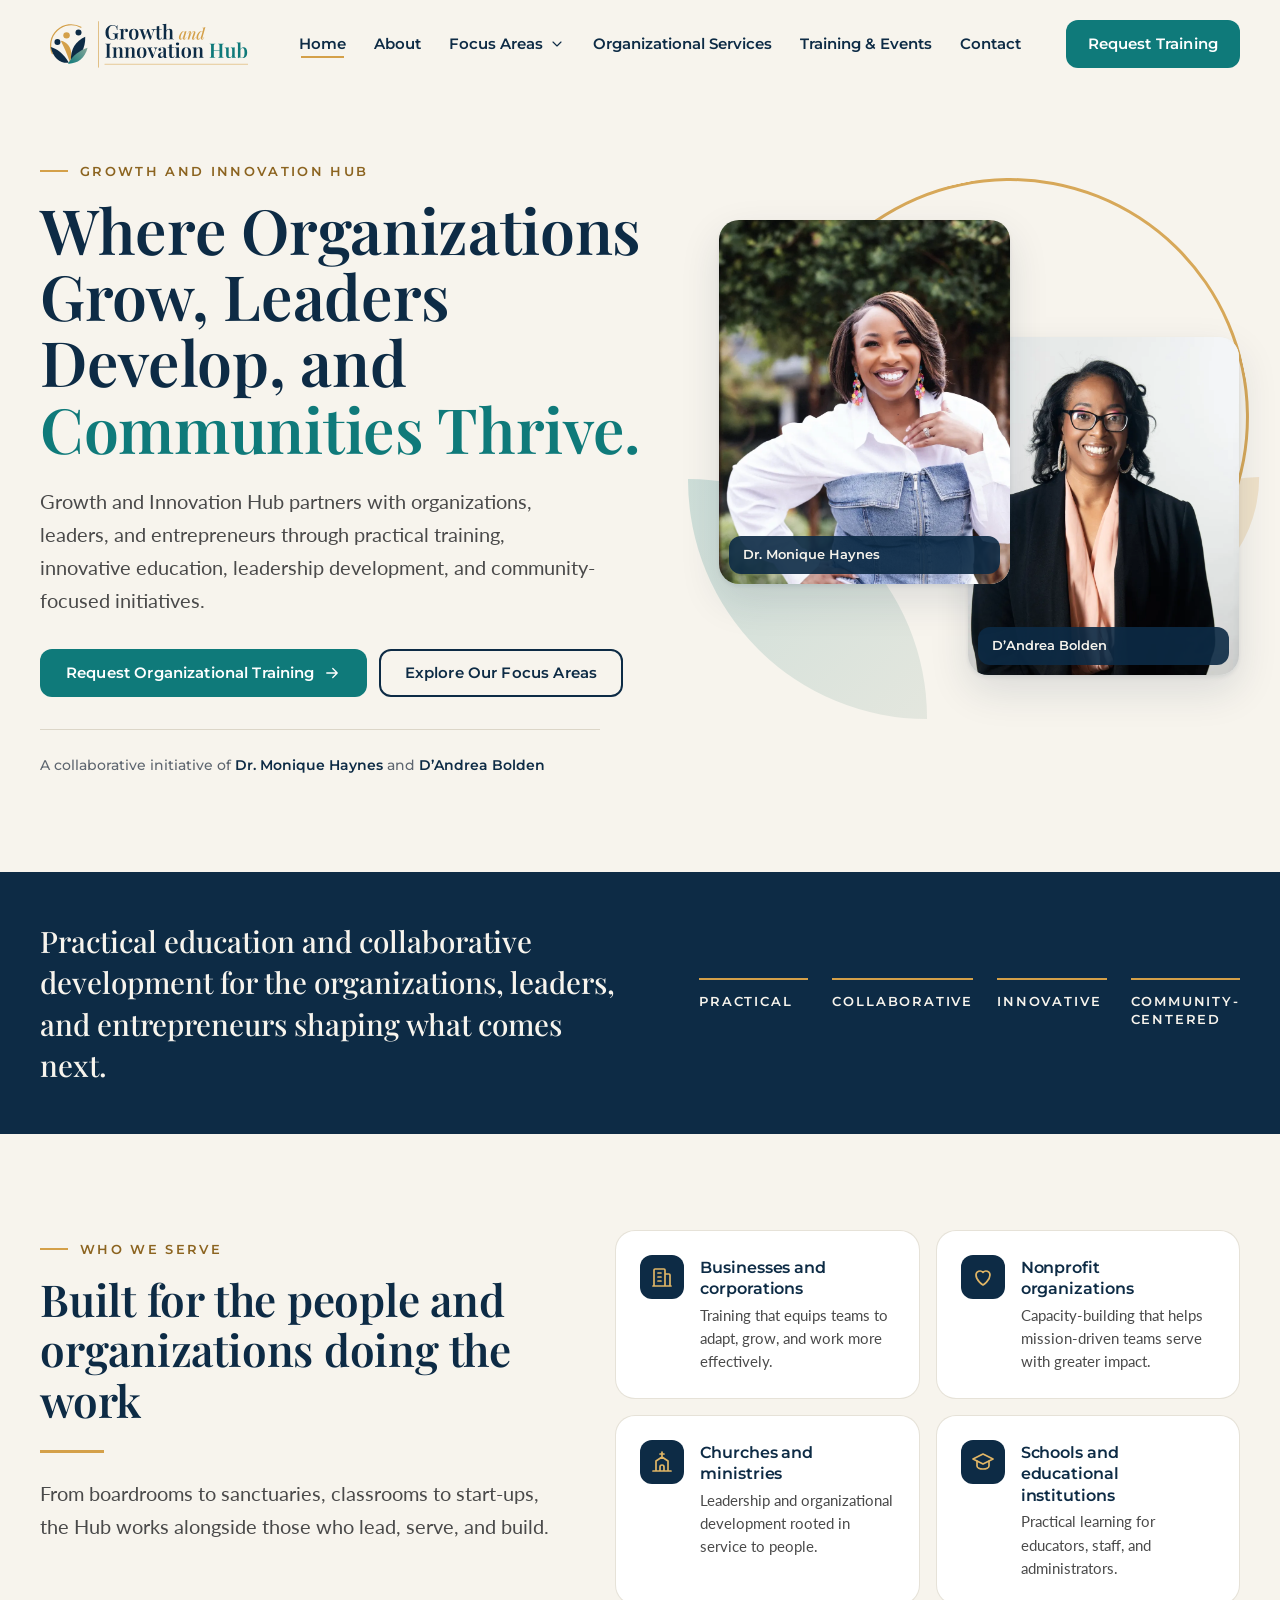
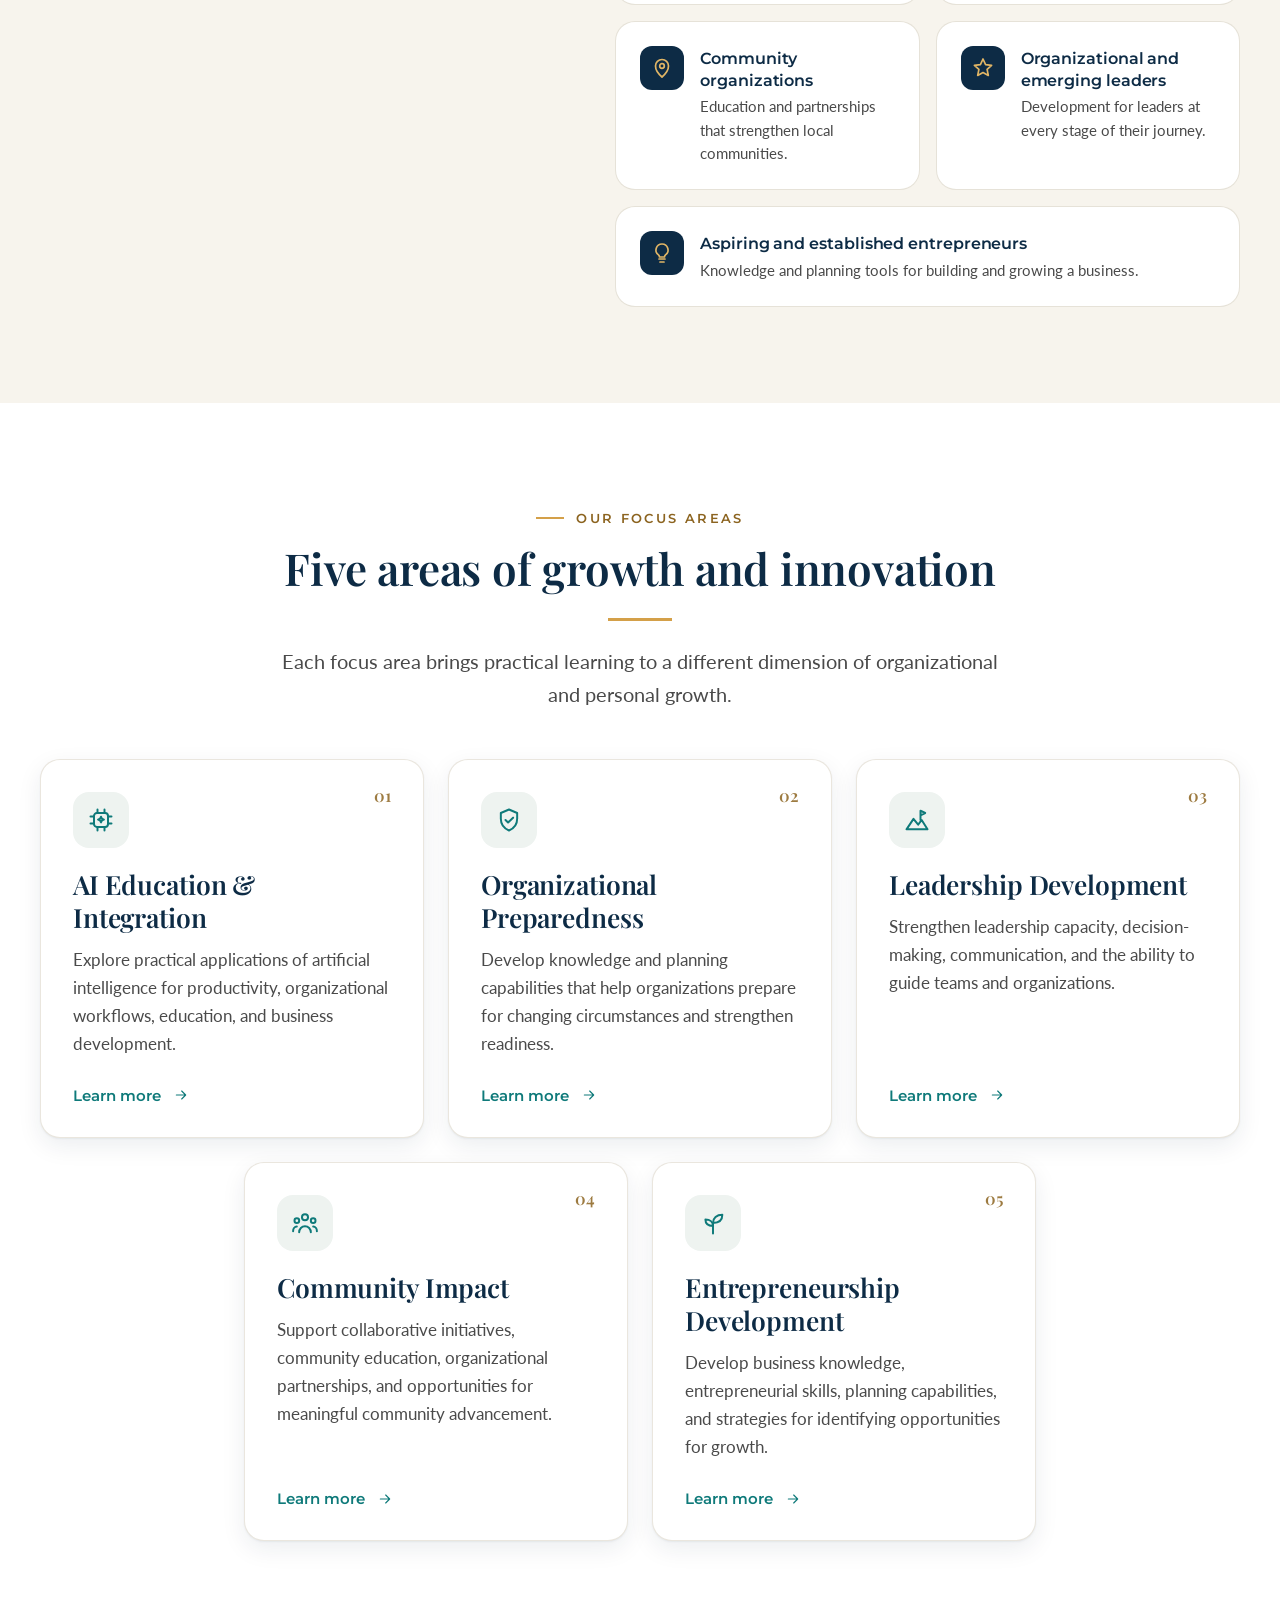
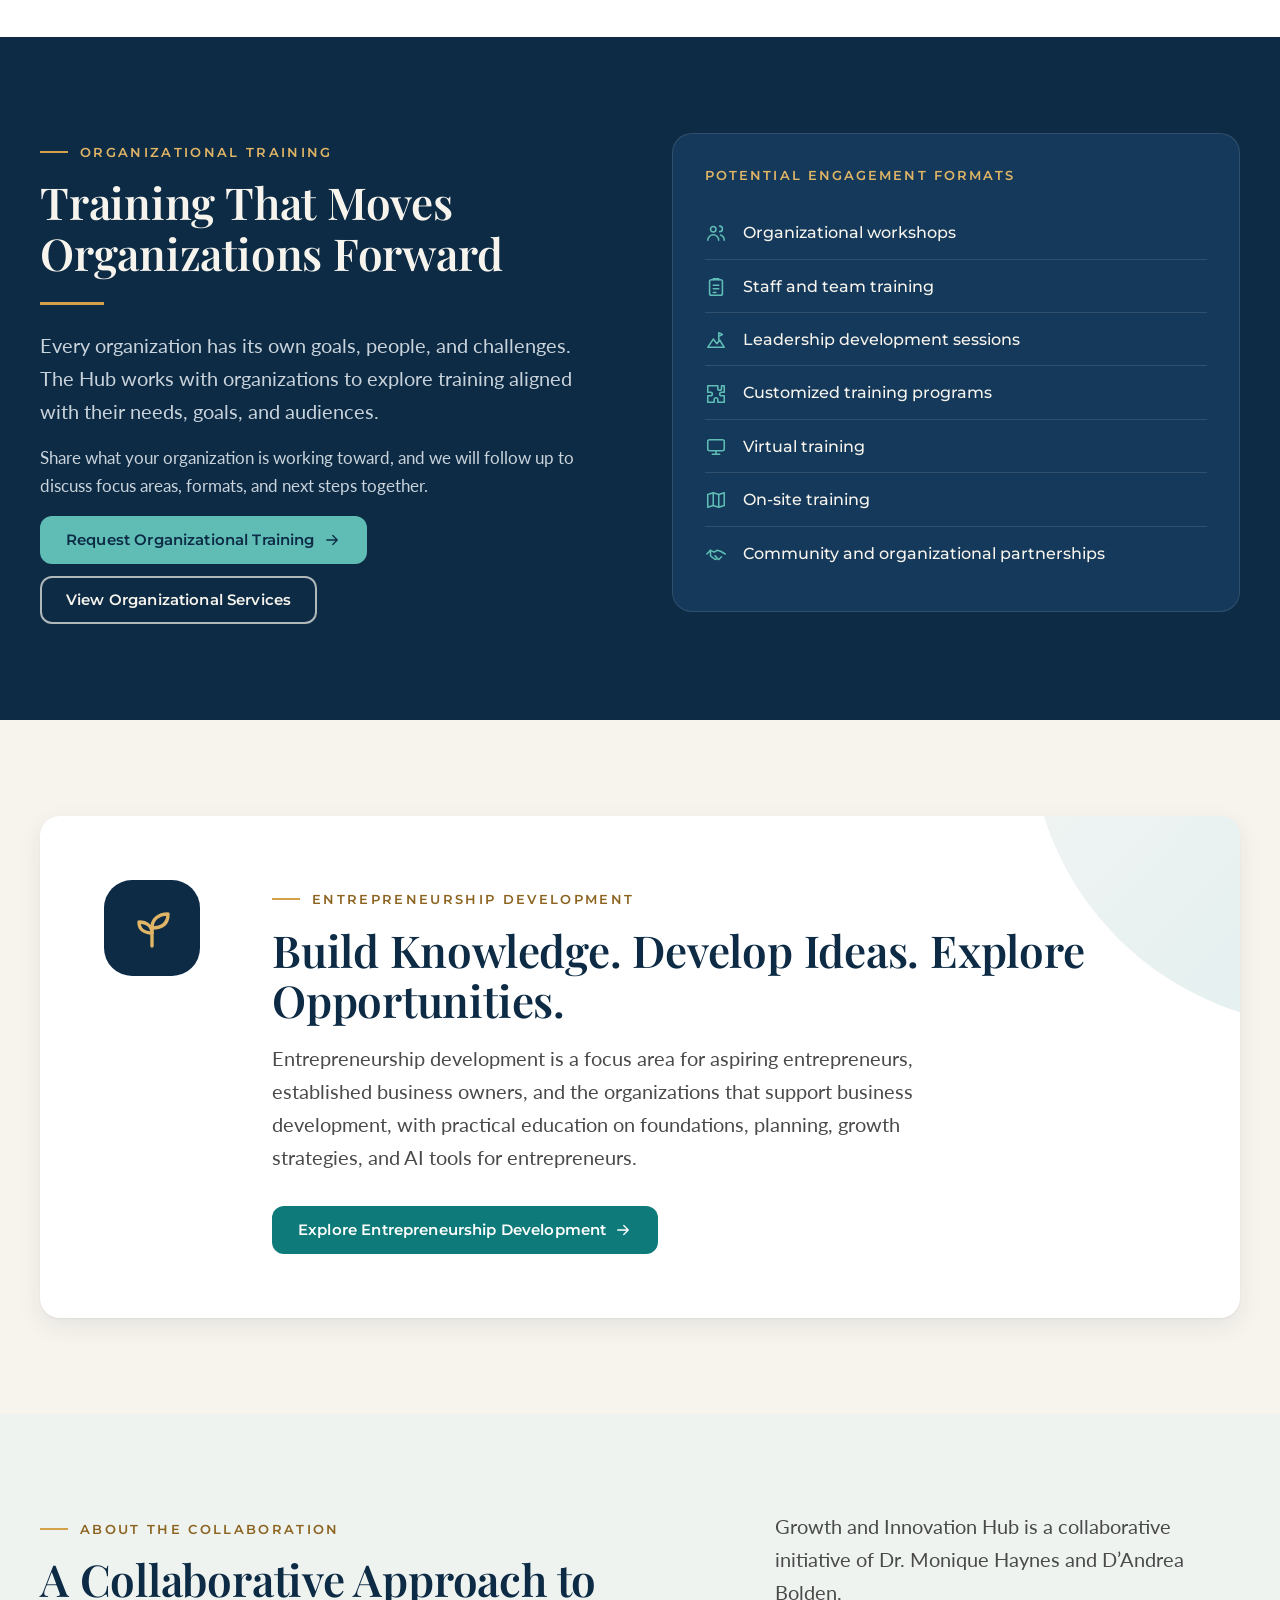
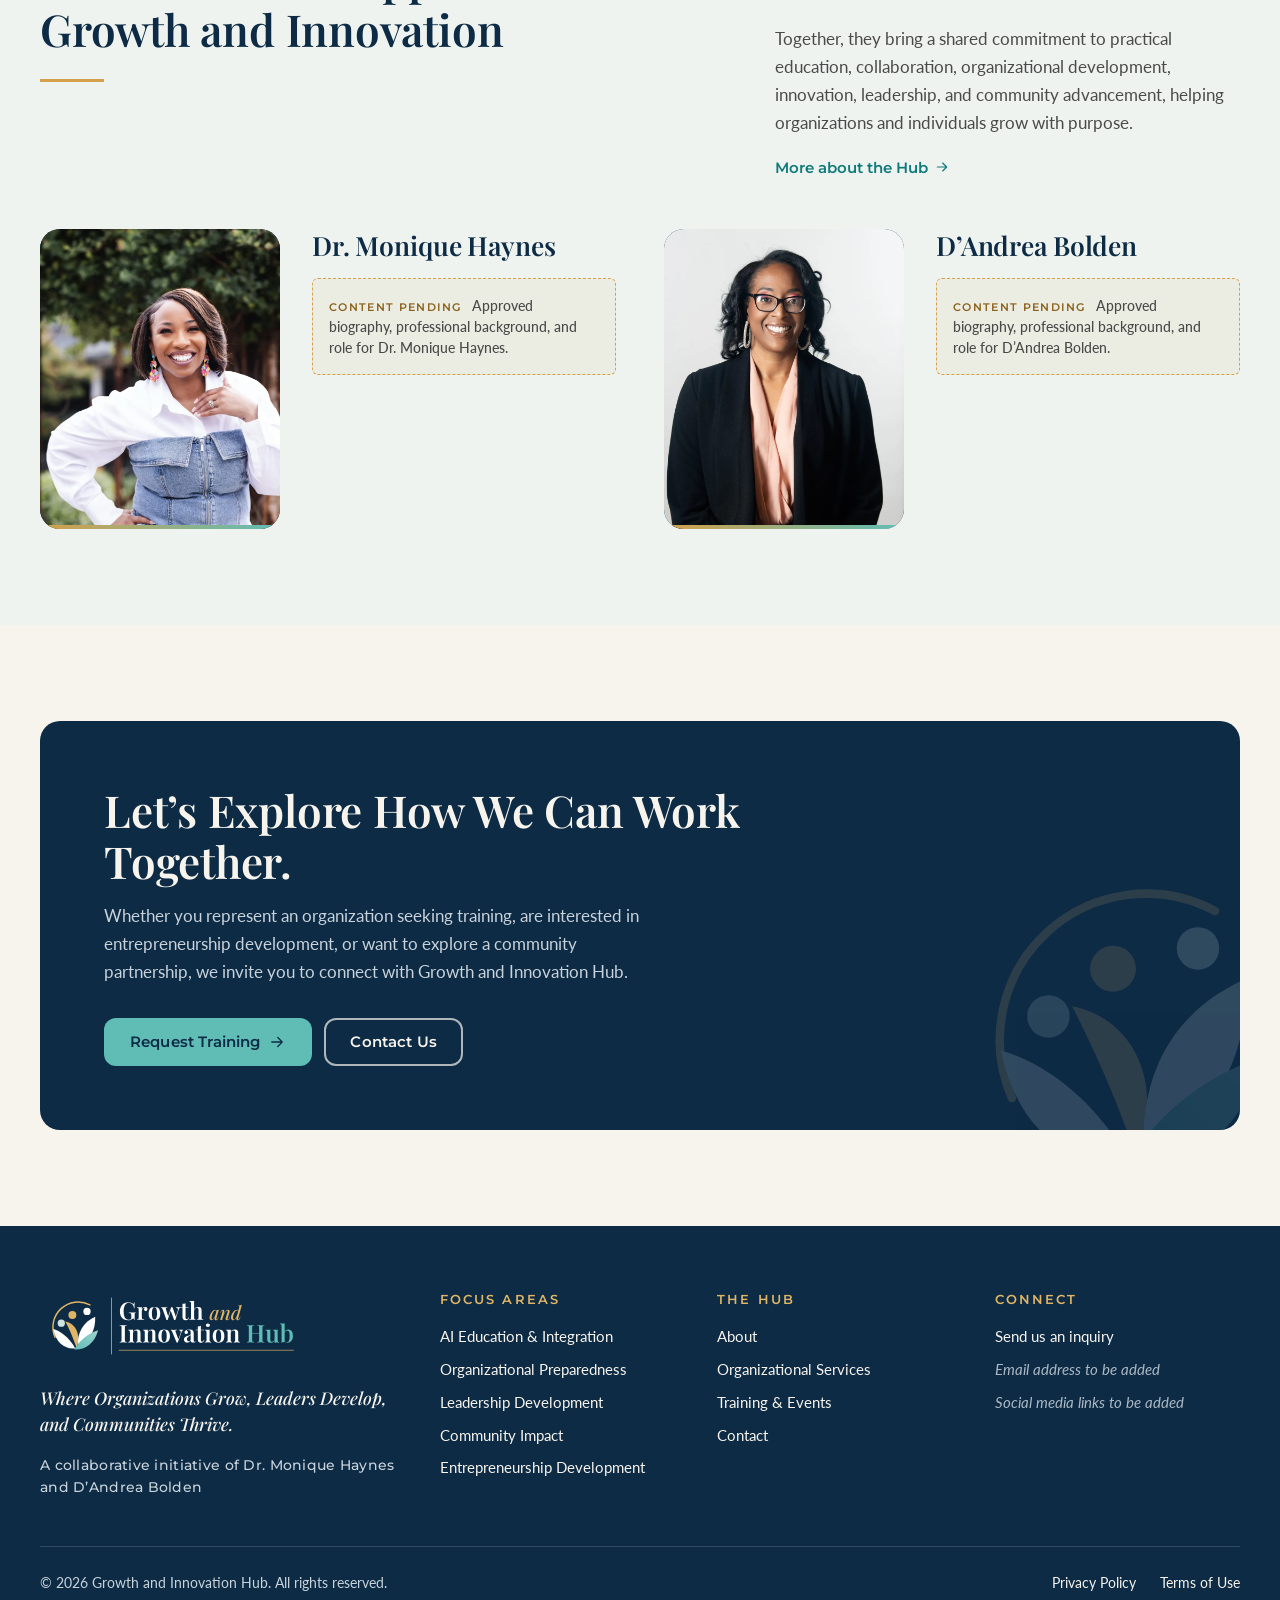
<file: index.html>
<!DOCTYPE html>
<html lang="en" class="no-js">
<head>
  <meta charset="utf-8">
  <meta name="viewport" content="width=device-width, initial-scale=1">
  <title>Growth and Innovation Hub | Where Organizations Grow, Leaders Develop, and Communities Thrive</title>
  <meta name="description" content="Growth and Innovation Hub partners with organizations, leaders, and entrepreneurs through practical training, AI education, leadership development, and community-focused initiatives.">
  <!-- Canonical + Open Graph URLs use a placeholder domain; see README "Before launch". -->
  <link rel="canonical" href="https://YOUR-DOMAIN.example/">
  <meta property="og:type" content="website">
  <meta property="og:site_name" content="Growth and Innovation Hub">
  <meta property="og:title" content="Growth and Innovation Hub | Where Organizations Grow, Leaders Develop, and Communities Thrive">
  <meta property="og:description" content="Growth and Innovation Hub partners with organizations, leaders, and entrepreneurs through practical training, AI education, leadership development, and community-focused initiatives.">
  <meta property="og:url" content="https://YOUR-DOMAIN.example/">
  <meta property="og:image" content="https://YOUR-DOMAIN.example/assets/images/og-image.jpg">
  <meta name="twitter:card" content="summary_large_image">
  <meta name="theme-color" content="#0D2B45">
  <link rel="icon" href="assets/icons/favicon.svg" type="image/svg+xml">
  <link rel="icon" href="assets/icons/favicon-32.png" sizes="32x32" type="image/png">
  <link rel="apple-touch-icon" href="assets/icons/apple-touch-icon.png">
  <link rel="preconnect" href="https://fonts.googleapis.com">
  <link rel="preconnect" href="https://fonts.gstatic.com" crossorigin>
  <link rel="stylesheet" href="https://fonts.googleapis.com/css2?family=Lato:wght@400;700&amp;family=Montserrat:wght@500;600&amp;family=Playfair+Display:ital,wght@0,600;1,500&amp;display=swap">
  <link rel="stylesheet" href="css/styles.css">
  <link rel="stylesheet" href="css/responsive.css">
  <script src="js/main.js" defer></script>
</head>
<body>
<a class="skip-link" href="#main">Skip to main content</a>
<header class="site-header" id="top">
  <div class="container header-inner">
    <a class="brand" href="index.html" aria-label="Growth and Innovation Hub home">
      <img src="assets/logos/gih-primary-horizontal-no-tagline.svg" alt="Growth and Innovation Hub" width="210" height="58">
    </a>
    <nav class="primary-nav" aria-label="Main">
      <ul>
        <li><a href="index.html" aria-current="page">Home</a></li>
        <li><a href="about.html">About</a></li>
        <li class="has-dropdown">
          <button class="dropdown-toggle" type="button" aria-expanded="false" aria-controls="focus-menu">Focus Areas <svg viewBox="0 0 24 24" fill="none" stroke="currentColor" stroke-width="1.7" stroke-linecap="round" stroke-linejoin="round" aria-hidden="true" focusable="false"><path d="M6 9l6 6 6-6"/></svg></button>
          <ul class="dropdown" id="focus-menu"><li><a href="ai-education.html"><span class="dd-icon"><svg viewBox="0 0 24 24" fill="none" stroke="currentColor" stroke-width="1.7" stroke-linecap="round" stroke-linejoin="round" aria-hidden="true" focusable="false"><rect x="6" y="6" width="12" height="12" rx="2.5"/><path d="M9 3v3M15 3v3M9 18v3M15 18v3M3 9h3M3 15h3M18 9h3M18 15h3"/><path d="M12 9.2l.8 1.6 1.7.8-1.7.8-.8 1.7-.8-1.7-1.7-.8 1.7-.8z"/></svg></span>AI Education &amp; Integration</a></li><li><a href="organizational-preparedness.html"><span class="dd-icon"><svg viewBox="0 0 24 24" fill="none" stroke="currentColor" stroke-width="1.7" stroke-linecap="round" stroke-linejoin="round" aria-hidden="true" focusable="false"><path d="M12 3l7 3v5c0 4.6-3 8.4-7 10-4-1.6-7-5.4-7-10V6z"/><path d="M9 12l2.2 2.2L15.5 10"/></svg></span>Organizational Preparedness</a></li><li><a href="leadership-development.html"><span class="dd-icon"><svg viewBox="0 0 24 24" fill="none" stroke="currentColor" stroke-width="1.7" stroke-linecap="round" stroke-linejoin="round" aria-hidden="true" focusable="false"><path d="M3 20l6-9 4 5 3-4 5 8z"/><path d="M15 12V4l4 2-4 2"/></svg></span>Leadership Development</a></li><li><a href="community-impact.html"><span class="dd-icon"><svg viewBox="0 0 24 24" fill="none" stroke="currentColor" stroke-width="1.7" stroke-linecap="round" stroke-linejoin="round" aria-hidden="true" focusable="false"><circle cx="12" cy="7" r="2.6"/><circle cx="5" cy="10" r="2"/><circle cx="19" cy="10" r="2"/><path d="M7 20c0-3 2.2-5.2 5-5.2s5 2.2 5 5.2M1.8 19c0-2.3 1.4-4 3.2-4M22.2 19c0-2.3-1.4-4-3.2-4"/></svg></span>Community Impact</a></li><li><a href="entrepreneurship-development.html"><span class="dd-icon"><svg viewBox="0 0 24 24" fill="none" stroke="currentColor" stroke-width="1.7" stroke-linecap="round" stroke-linejoin="round" aria-hidden="true" focusable="false"><path d="M12 21v-9"/><path d="M12 12c0-4.2 3.1-7 8-7 0 5-3.2 7-8 7z"/><path d="M12 14.5c0-3.3-2.5-5.5-6.5-5.5 0 3.7 2.6 5.5 6.5 5.5z"/></svg></span>Entrepreneurship Development</a></li></ul>
        </li>
        <li><a href="organizational-services.html">Organizational Services</a></li><li><a href="training-events.html">Training &amp; Events</a></li><li><a href="contact.html">Contact</a></li>
      </ul>
    </nav>
    <a class="btn btn-primary header-cta" href="organizational-services.html#inquiry">Request Training</a>
    <button class="menu-toggle" type="button" aria-expanded="false" aria-controls="mobile-nav">
      <span class="bars" aria-hidden="true"><span></span><span></span><span></span></span><span class="menu-label">Menu</span>
    </button>
  </div>
  <nav class="mobile-nav" id="mobile-nav" aria-label="Mobile">
    <ul>
      <li><a href="index.html" aria-current="page">Home</a></li>
      <li><a href="about.html">About</a></li>
      <li class="mobile-group"><span class="mobile-group-label">Focus Areas</span><ul><li><a href="ai-education.html">AI Education &amp; Integration</a></li><li><a href="organizational-preparedness.html">Organizational Preparedness</a></li><li><a href="leadership-development.html">Leadership Development</a></li><li><a href="community-impact.html">Community Impact</a></li><li><a href="entrepreneurship-development.html">Entrepreneurship Development</a></li></ul></li>
      <li><a href="organizational-services.html">Organizational Services</a></li><li><a href="training-events.html">Training &amp; Events</a></li><li><a href="contact.html">Contact</a></li>
    </ul>
    <a class="btn btn-primary" href="organizational-services.html#inquiry">Request Training</a>
  </nav>
</header>
<main id="main" tabindex="-1">
<section class="hero">
  <div class="container hero-grid">
    <div class="hero-copy">
      <p class="eyebrow">Growth and Innovation Hub</p>
      <h1>Where Organizations Grow, Leaders Develop, and <span class="line-accent">Communities Thrive.</span></h1>
      <p class="lede">Growth and Innovation Hub partners with organizations, leaders, and entrepreneurs through practical training, innovative education, leadership development, and community-focused initiatives.</p>
      <div class="btn-row">
        <a class="btn btn-primary" href="organizational-services.html#inquiry">Request Organizational Training <svg viewBox="0 0 24 24" fill="none" stroke="currentColor" stroke-width="1.7" stroke-linecap="round" stroke-linejoin="round" aria-hidden="true" focusable="false"><path d="M5 12h14M13 6l6 6-6 6"/></svg></a>
        <a class="btn btn-secondary" href="#focus-areas">Explore Our Focus Areas</a>
      </div>
      <p class="hero-meta">A collaborative initiative of <strong>Dr. Monique Haynes</strong> and <strong>D&rsquo;Andrea Bolden</strong></p>
    </div>
    <div class="hero-visual" aria-hidden="true">
      <span class="hero-arc"></span>
      <span class="hero-leaf l1"></span>
      <span class="hero-leaf l2"></span>
      <figure class="portrait p1">
        <picture><source srcset="assets/images/monique-haynes.webp" type="image/webp"><img src="assets/images/monique-haynes.jpg" alt="" width="900" height="1125" fetchpriority="high"></picture>
        <figcaption>Dr. Monique Haynes</figcaption>
      </figure>
      <figure class="portrait p2">
        <picture><source srcset="assets/images/dandrea-bolden.webp" type="image/webp"><img src="assets/images/dandrea-bolden.jpg" alt="" width="900" height="1125"></picture>
        <figcaption>D&rsquo;Andrea Bolden</figcaption>
      </figure>
    </div>
  </div>
</section>

<section class="intro-strip on-navy" aria-label="What we bring">
  <div class="container intro-grid">
    <p class="big">Practical education and collaborative development for the organizations, leaders, and entrepreneurs shaping what comes next.</p>
    <ul class="pillars">
      <li>Practical</li><li>Collaborative</li><li>Innovative</li><li>Community-centered</li>
    </ul>
  </div>
</section>

<section class="section" id="who-we-serve" aria-labelledby="serve-title">
  <div class="container audience-grid">
    <div class="section-head">
      <p class="eyebrow">Who we serve</p>
      <h2 id="serve-title">Built for the people and organizations doing the work</h2>
      <hr class="gold-rule">
      <p class="lede">From boardrooms to sanctuaries, classrooms to start-ups, the Hub works alongside those who lead, serve, and build.</p>
    </div>
    <ul class="audience-list">
        <li class="audience-item"><svg class="aud-icon" viewBox="0 0 24 24" fill="none" stroke="currentColor" stroke-width="1.7" stroke-linecap="round" stroke-linejoin="round" aria-hidden="true" focusable="false"><path d="M4 21V5a1 1 0 011-1h9a1 1 0 011 1v16M15 9h4a1 1 0 011 1v11M3 21h18M8 8h3M8 12h3M8 16h3"/></svg><div><h3>Businesses and corporations</h3><p>Training that equips teams to adapt, grow, and work more effectively.</p></div></li>
        <li class="audience-item"><svg class="aud-icon" viewBox="0 0 24 24" fill="none" stroke="currentColor" stroke-width="1.7" stroke-linecap="round" stroke-linejoin="round" aria-hidden="true" focusable="false"><path d="M12 20s-7-4.4-7-10a4 4 0 017-2.6A4 4 0 0119 10c0 5.6-7 10-7 10z"/></svg><div><h3>Nonprofit organizations</h3><p>Capacity-building that helps mission-driven teams serve with greater impact.</p></div></li>
        <li class="audience-item"><svg class="aud-icon" viewBox="0 0 24 24" fill="none" stroke="currentColor" stroke-width="1.7" stroke-linecap="round" stroke-linejoin="round" aria-hidden="true" focusable="false"><path d="M12 2v4M10 4h4M6 21V11l6-4 6 4v10M3 21h18M10 21v-4a2 2 0 014 0v4"/></svg><div><h3>Churches and ministries</h3><p>Leadership and organizational development rooted in service to people.</p></div></li>
        <li class="audience-item"><svg class="aud-icon" viewBox="0 0 24 24" fill="none" stroke="currentColor" stroke-width="1.7" stroke-linecap="round" stroke-linejoin="round" aria-hidden="true" focusable="false"><path d="M2 9l10-5 10 5-10 5z"/><path d="M6 11v5c0 1.7 2.7 3 6 3s6-1.3 6-3v-5"/></svg><div><h3>Schools and educational institutions</h3><p>Practical learning for educators, staff, and administrators.</p></div></li>
        <li class="audience-item"><svg class="aud-icon" viewBox="0 0 24 24" fill="none" stroke="currentColor" stroke-width="1.7" stroke-linecap="round" stroke-linejoin="round" aria-hidden="true" focusable="false"><path d="M12 21s-6.5-5.6-6.5-11a6.5 6.5 0 0113 0c0 5.4-6.5 11-6.5 11z"/><circle cx="12" cy="10" r="2.3"/></svg><div><h3>Community organizations</h3><p>Education and partnerships that strengthen local communities.</p></div></li>
        <li class="audience-item"><svg class="aud-icon" viewBox="0 0 24 24" fill="none" stroke="currentColor" stroke-width="1.7" stroke-linecap="round" stroke-linejoin="round" aria-hidden="true" focusable="false"><path d="M12 3l2.6 5.6 6 .7-4.5 4.1 1.2 6L12 16.5l-5.3 2.9 1.2-6-4.5-4.1 6-.7z"/></svg><div><h3>Organizational and emerging leaders</h3><p>Development for leaders at every stage of their journey.</p></div></li>
        <li class="audience-item"><svg class="aud-icon" viewBox="0 0 24 24" fill="none" stroke="currentColor" stroke-width="1.7" stroke-linecap="round" stroke-linejoin="round" aria-hidden="true" focusable="false"><path d="M9 18h6M10 21h4M12 3a6 6 0 00-3.5 10.9c.6.5 1 1.2 1 2.1h5c0-.9.4-1.6 1-2.1A6 6 0 0012 3z"/></svg><div><h3>Aspiring and established entrepreneurs</h3><p>Knowledge and planning tools for building and growing a business.</p></div></li>
    </ul>
  </div>
</section>

<section class="section section-white" id="focus-areas" aria-labelledby="focus-title">
  <div class="container">
    <div class="section-head center">
      <p class="eyebrow">Our focus areas</p>
      <h2 id="focus-title">Five areas of growth and innovation</h2>
      <hr class="gold-rule">
      <p class="lede">Each focus area brings practical learning to a different dimension of organizational and personal growth.</p>
    </div>
    <div class="focus-grid">
      <article class="focus-card reveal">
        <span class="focus-num" aria-hidden="true">01</span>
        <div class="focus-icon"><svg viewBox="0 0 24 24" fill="none" stroke="currentColor" stroke-width="1.7" stroke-linecap="round" stroke-linejoin="round" aria-hidden="true" focusable="false"><rect x="6" y="6" width="12" height="12" rx="2.5"/><path d="M9 3v3M15 3v3M9 18v3M15 18v3M3 9h3M3 15h3M18 9h3M18 15h3"/><path d="M12 9.2l.8 1.6 1.7.8-1.7.8-.8 1.7-.8-1.7-1.7-.8 1.7-.8z"/></svg></div>
        <h3>AI Education &amp; Integration</h3>
        <p>Explore practical applications of artificial intelligence for productivity, organizational workflows, education, and business development.</p>
        <a class="text-link card-link" href="ai-education.html">Learn more<span class="visually-hidden"> about AI Education &amp; Integration</span> <svg viewBox="0 0 24 24" fill="none" stroke="currentColor" stroke-width="1.7" stroke-linecap="round" stroke-linejoin="round" aria-hidden="true" focusable="false"><path d="M5 12h14M13 6l6 6-6 6"/></svg></a>
      </article>
      <article class="focus-card reveal">
        <span class="focus-num" aria-hidden="true">02</span>
        <div class="focus-icon"><svg viewBox="0 0 24 24" fill="none" stroke="currentColor" stroke-width="1.7" stroke-linecap="round" stroke-linejoin="round" aria-hidden="true" focusable="false"><path d="M12 3l7 3v5c0 4.6-3 8.4-7 10-4-1.6-7-5.4-7-10V6z"/><path d="M9 12l2.2 2.2L15.5 10"/></svg></div>
        <h3>Organizational Preparedness</h3>
        <p>Develop knowledge and planning capabilities that help organizations prepare for changing circumstances and strengthen readiness.</p>
        <a class="text-link card-link" href="organizational-preparedness.html">Learn more<span class="visually-hidden"> about Organizational Preparedness</span> <svg viewBox="0 0 24 24" fill="none" stroke="currentColor" stroke-width="1.7" stroke-linecap="round" stroke-linejoin="round" aria-hidden="true" focusable="false"><path d="M5 12h14M13 6l6 6-6 6"/></svg></a>
      </article>
      <article class="focus-card reveal">
        <span class="focus-num" aria-hidden="true">03</span>
        <div class="focus-icon"><svg viewBox="0 0 24 24" fill="none" stroke="currentColor" stroke-width="1.7" stroke-linecap="round" stroke-linejoin="round" aria-hidden="true" focusable="false"><path d="M3 20l6-9 4 5 3-4 5 8z"/><path d="M15 12V4l4 2-4 2"/></svg></div>
        <h3>Leadership Development</h3>
        <p>Strengthen leadership capacity, decision-making, communication, and the ability to guide teams and organizations.</p>
        <a class="text-link card-link" href="leadership-development.html">Learn more<span class="visually-hidden"> about Leadership Development</span> <svg viewBox="0 0 24 24" fill="none" stroke="currentColor" stroke-width="1.7" stroke-linecap="round" stroke-linejoin="round" aria-hidden="true" focusable="false"><path d="M5 12h14M13 6l6 6-6 6"/></svg></a>
      </article>
      <article class="focus-card reveal">
        <span class="focus-num" aria-hidden="true">04</span>
        <div class="focus-icon"><svg viewBox="0 0 24 24" fill="none" stroke="currentColor" stroke-width="1.7" stroke-linecap="round" stroke-linejoin="round" aria-hidden="true" focusable="false"><circle cx="12" cy="7" r="2.6"/><circle cx="5" cy="10" r="2"/><circle cx="19" cy="10" r="2"/><path d="M7 20c0-3 2.2-5.2 5-5.2s5 2.2 5 5.2M1.8 19c0-2.3 1.4-4 3.2-4M22.2 19c0-2.3-1.4-4-3.2-4"/></svg></div>
        <h3>Community Impact</h3>
        <p>Support collaborative initiatives, community education, organizational partnerships, and opportunities for meaningful community advancement.</p>
        <a class="text-link card-link" href="community-impact.html">Learn more<span class="visually-hidden"> about Community Impact</span> <svg viewBox="0 0 24 24" fill="none" stroke="currentColor" stroke-width="1.7" stroke-linecap="round" stroke-linejoin="round" aria-hidden="true" focusable="false"><path d="M5 12h14M13 6l6 6-6 6"/></svg></a>
      </article>
      <article class="focus-card reveal">
        <span class="focus-num" aria-hidden="true">05</span>
        <div class="focus-icon"><svg viewBox="0 0 24 24" fill="none" stroke="currentColor" stroke-width="1.7" stroke-linecap="round" stroke-linejoin="round" aria-hidden="true" focusable="false"><path d="M12 21v-9"/><path d="M12 12c0-4.2 3.1-7 8-7 0 5-3.2 7-8 7z"/><path d="M12 14.5c0-3.3-2.5-5.5-6.5-5.5 0 3.7 2.6 5.5 6.5 5.5z"/></svg></div>
        <h3>Entrepreneurship Development</h3>
        <p>Develop business knowledge, entrepreneurial skills, planning capabilities, and strategies for identifying opportunities for growth.</p>
        <a class="text-link card-link" href="entrepreneurship-development.html">Learn more<span class="visually-hidden"> about Entrepreneurship Development</span> <svg viewBox="0 0 24 24" fill="none" stroke="currentColor" stroke-width="1.7" stroke-linecap="round" stroke-linejoin="round" aria-hidden="true" focusable="false"><path d="M5 12h14M13 6l6 6-6 6"/></svg></a>
      </article>
    </div>
  </div>
</section>

<section class="section section-navy on-navy" id="training" aria-labelledby="training-title">
  <div class="container split">
    <div>
      <p class="eyebrow">Organizational training</p>
      <h2 id="training-title">Training That Moves Organizations Forward</h2>
      <hr class="gold-rule">
      <p class="lede">Every organization has its own goals, people, and challenges. The Hub works with organizations to explore training aligned with their needs, goals, and audiences.</p>
      <p>Share what your organization is working toward, and we will follow up to discuss focus areas, formats, and next steps together.</p>
      <div class="btn-row">
        <a class="btn btn-primary" href="organizational-services.html#inquiry">Request Organizational Training <svg viewBox="0 0 24 24" fill="none" stroke="currentColor" stroke-width="1.7" stroke-linecap="round" stroke-linejoin="round" aria-hidden="true" focusable="false"><path d="M5 12h14M13 6l6 6-6 6"/></svg></a>
        <a class="btn btn-secondary" href="organizational-services.html">View Organizational Services</a>
      </div>
    </div>
    <div class="formats-panel">
      <h3 class="formats-title">Potential engagement formats</h3>
      <ul class="format-list">
          <li><svg viewBox="0 0 24 24" fill="none" stroke="currentColor" stroke-width="1.7" stroke-linecap="round" stroke-linejoin="round" aria-hidden="true" focusable="false"><circle cx="9" cy="8" r="3"/><path d="M3 20c0-3.3 2.7-6 6-6s6 2.7 6 6M16 4.5a3 3 0 010 6M21 20c0-2.6-1.6-4.9-4-5.7"/></svg><span>Organizational workshops</span></li>
          <li><svg viewBox="0 0 24 24" fill="none" stroke="currentColor" stroke-width="1.7" stroke-linecap="round" stroke-linejoin="round" aria-hidden="true" focusable="false"><rect x="5" y="4" width="14" height="17" rx="2"/><path d="M9 4V3h6v1M9 10h6M9 14h6M9 18h3"/></svg><span>Staff and team training</span></li>
          <li><svg viewBox="0 0 24 24" fill="none" stroke="currentColor" stroke-width="1.7" stroke-linecap="round" stroke-linejoin="round" aria-hidden="true" focusable="false"><path d="M3 20l6-9 4 5 3-4 5 8z"/><path d="M15 12V4l4 2-4 2"/></svg><span>Leadership development sessions</span></li>
          <li><svg viewBox="0 0 24 24" fill="none" stroke="currentColor" stroke-width="1.7" stroke-linecap="round" stroke-linejoin="round" aria-hidden="true" focusable="false"><path d="M10 3h4v3a2 2 0 104 0V3h3v7h-3a2 2 0 100 4h3v7h-7v-3a2 2 0 10-4 0v3H3v-7h3a2 2 0 100-4H3V3z"/></svg><span>Customized training programs</span></li>
          <li><svg viewBox="0 0 24 24" fill="none" stroke="currentColor" stroke-width="1.7" stroke-linecap="round" stroke-linejoin="round" aria-hidden="true" focusable="false"><rect x="3" y="4" width="18" height="12" rx="2"/><path d="M8 20h8M12 16v4"/></svg><span>Virtual training</span></li>
          <li><svg viewBox="0 0 24 24" fill="none" stroke="currentColor" stroke-width="1.7" stroke-linecap="round" stroke-linejoin="round" aria-hidden="true" focusable="false"><path d="M9 4L3 6v14l6-2 6 2 6-2V4l-6 2z"/><path d="M9 4v14M15 6v14"/></svg><span>On-site training</span></li>
          <li><svg viewBox="0 0 24 24" fill="none" stroke="currentColor" stroke-width="1.7" stroke-linecap="round" stroke-linejoin="round" aria-hidden="true" focusable="false"><path d="M2 12l4-4 4 2 3-2 4 1 5 3"/><path d="M6 8v6l5 4 2-1 2 1 3-3"/><path d="M11 14l2 2"/></svg><span>Community and organizational partnerships</span></li>
      </ul>
    </div>
  </div>
</section>

<section class="section" id="entrepreneurship" aria-labelledby="entre-title">
  <div class="container">
    <div class="entre-band reveal">
      <div class="entre-icon"><svg viewBox="0 0 24 24" fill="none" stroke="currentColor" stroke-width="1.7" stroke-linecap="round" stroke-linejoin="round" aria-hidden="true" focusable="false"><path d="M12 21v-9"/><path d="M12 12c0-4.2 3.1-7 8-7 0 5-3.2 7-8 7z"/><path d="M12 14.5c0-3.3-2.5-5.5-6.5-5.5 0 3.7 2.6 5.5 6.5 5.5z"/></svg></div>
      <div>
        <p class="eyebrow">Entrepreneurship development</p>
        <h2 id="entre-title">Build Knowledge. Develop Ideas. Explore Opportunities.</h2>
        <p class="lede">Entrepreneurship development is a focus area for aspiring entrepreneurs, established business owners, and the organizations that support business development, with practical education on foundations, planning, growth strategies, and AI tools for entrepreneurs.</p>
        <a class="btn btn-primary" href="entrepreneurship-development.html">Explore Entrepreneurship Development <svg viewBox="0 0 24 24" fill="none" stroke="currentColor" stroke-width="1.7" stroke-linecap="round" stroke-linejoin="round" aria-hidden="true" focusable="false"><path d="M5 12h14M13 6l6 6-6 6"/></svg></a>
      </div>
    </div>
  </div>
</section>

<section class="section section-tint" id="collaboration" aria-labelledby="collab-title">
  <div class="container">
    <div class="split wide-left collab-head">
      <div class="section-head">
        <p class="eyebrow">About the collaboration</p>
        <h2 id="collab-title">A Collaborative Approach to Growth and Innovation</h2>
        <hr class="gold-rule">
      </div>
      <div>
        <p class="lede">Growth and Innovation Hub is a collaborative initiative of Dr. Monique Haynes and D&rsquo;Andrea Bolden.</p>
        <p>Together, they bring a shared commitment to practical education, collaboration, organizational development, innovation, leadership, and community advancement, helping organizations and individuals grow with purpose.</p>
        <a class="text-link" href="about.html">More about the Hub <svg viewBox="0 0 24 24" fill="none" stroke="currentColor" stroke-width="1.7" stroke-linecap="round" stroke-linejoin="round" aria-hidden="true" focusable="false"><path d="M5 12h14M13 6l6 6-6 6"/></svg></a>
      </div>
    </div>
    <div class="founders-grid">
      <article class="founder-card reveal">
        <figure class="founder-photo">
          <picture>
            <source srcset="assets/images/monique-haynes.webp" type="image/webp">
            <img src="assets/images/monique-haynes.jpg" alt="Portrait of Dr. Monique Haynes" width="900" height="1125" loading="lazy">
          </picture>
        </figure>
        <div>
          <h3>Dr. Monique Haynes</h3>
          <div class="pending" role="note"><span class="pending-label">Content pending</span> Approved biography, professional background, and role for Dr. Monique Haynes.</div>
        </div>
      </article>
      <article class="founder-card reveal">
        <figure class="founder-photo">
          <picture>
            <source srcset="assets/images/dandrea-bolden.webp" type="image/webp">
            <img src="assets/images/dandrea-bolden.jpg" alt="Portrait of D&rsquo;Andrea Bolden" width="900" height="1125" loading="lazy">
          </picture>
        </figure>
        <div>
          <h3>D&rsquo;Andrea Bolden</h3>
          <div class="pending" role="note"><span class="pending-label">Content pending</span> Approved biography, professional background, and role for D&rsquo;Andrea Bolden.</div>
        </div>
      </article>
    </div>
  </div>
</section>

<section class="section">
  <div class="container">
    <div class="cta-band on-navy reveal">
      <img class="cta-mark" src="assets/logos/gih-icon-mark-reversed.svg" alt="" aria-hidden="true">
      <h2>Let&rsquo;s Explore How We Can Work Together.</h2>
      <p>Whether you represent an organization seeking training, are interested in entrepreneurship development, or want to explore a community partnership, we invite you to connect with Growth and Innovation Hub.</p>
      <div class="btn-row"><a class="btn btn-primary" href="organizational-services.html#inquiry">Request Training<svg viewBox="0 0 24 24" fill="none" stroke="currentColor" stroke-width="1.7" stroke-linecap="round" stroke-linejoin="round" aria-hidden="true" focusable="false"><path d="M5 12h14M13 6l6 6-6 6"/></svg></a><a class="btn btn-secondary" href="contact.html">Contact Us</a></div>
    </div>
  </div>
</section>
</main>
<footer class="site-footer on-navy">
  <div class="container">
    <div class="footer-grid">
      <div class="footer-brand">
        <a href="index.html" aria-label="Growth and Innovation Hub home"><img src="assets/logos/gih-primary-horizontal-reversed-no-tagline.svg" alt="Growth and Innovation Hub" width="280" height="78"></a>
        <p class="footer-tagline">Where Organizations Grow, Leaders Develop, and Communities Thrive.</p>
        <p class="credit-line">A collaborative initiative of Dr. Monique Haynes and D&rsquo;Andrea Bolden</p>
      </div>
      <div>
        <h2>Focus Areas</h2>
        <ul><li><a href="ai-education.html">AI Education &amp; Integration</a></li><li><a href="organizational-preparedness.html">Organizational Preparedness</a></li><li><a href="leadership-development.html">Leadership Development</a></li><li><a href="community-impact.html">Community Impact</a></li><li><a href="entrepreneurship-development.html">Entrepreneurship Development</a></li></ul>
      </div>
      <div>
        <h2>The Hub</h2>
        <ul>
          <li><a href="about.html">About</a></li>
          <li><a href="organizational-services.html">Organizational Services</a></li>
          <li><a href="training-events.html">Training &amp; Events</a></li>
          <li><a href="contact.html">Contact</a></li>
        </ul>
      </div>
      <div>
        <h2>Connect</h2>
        <ul class="footer-contact">
          <li><a href="contact.html">Send us an inquiry</a></li>
          <li><span class="pending-inline">Email address to be added</span></li>
          <li><span class="pending-inline">Social media links to be added</span></li>
        </ul>
      </div>
    </div>
    <div class="footer-bottom">
      <p>&copy; 2026 Growth and Innovation Hub. All rights reserved.</p>
      <ul class="legal-links">
        <li><a href="privacy.html">Privacy Policy</a></li>
        <li><a href="terms.html">Terms of Use</a></li>
      </ul>
    </div>
  </div>
</footer>
</body>
</html>
</file>
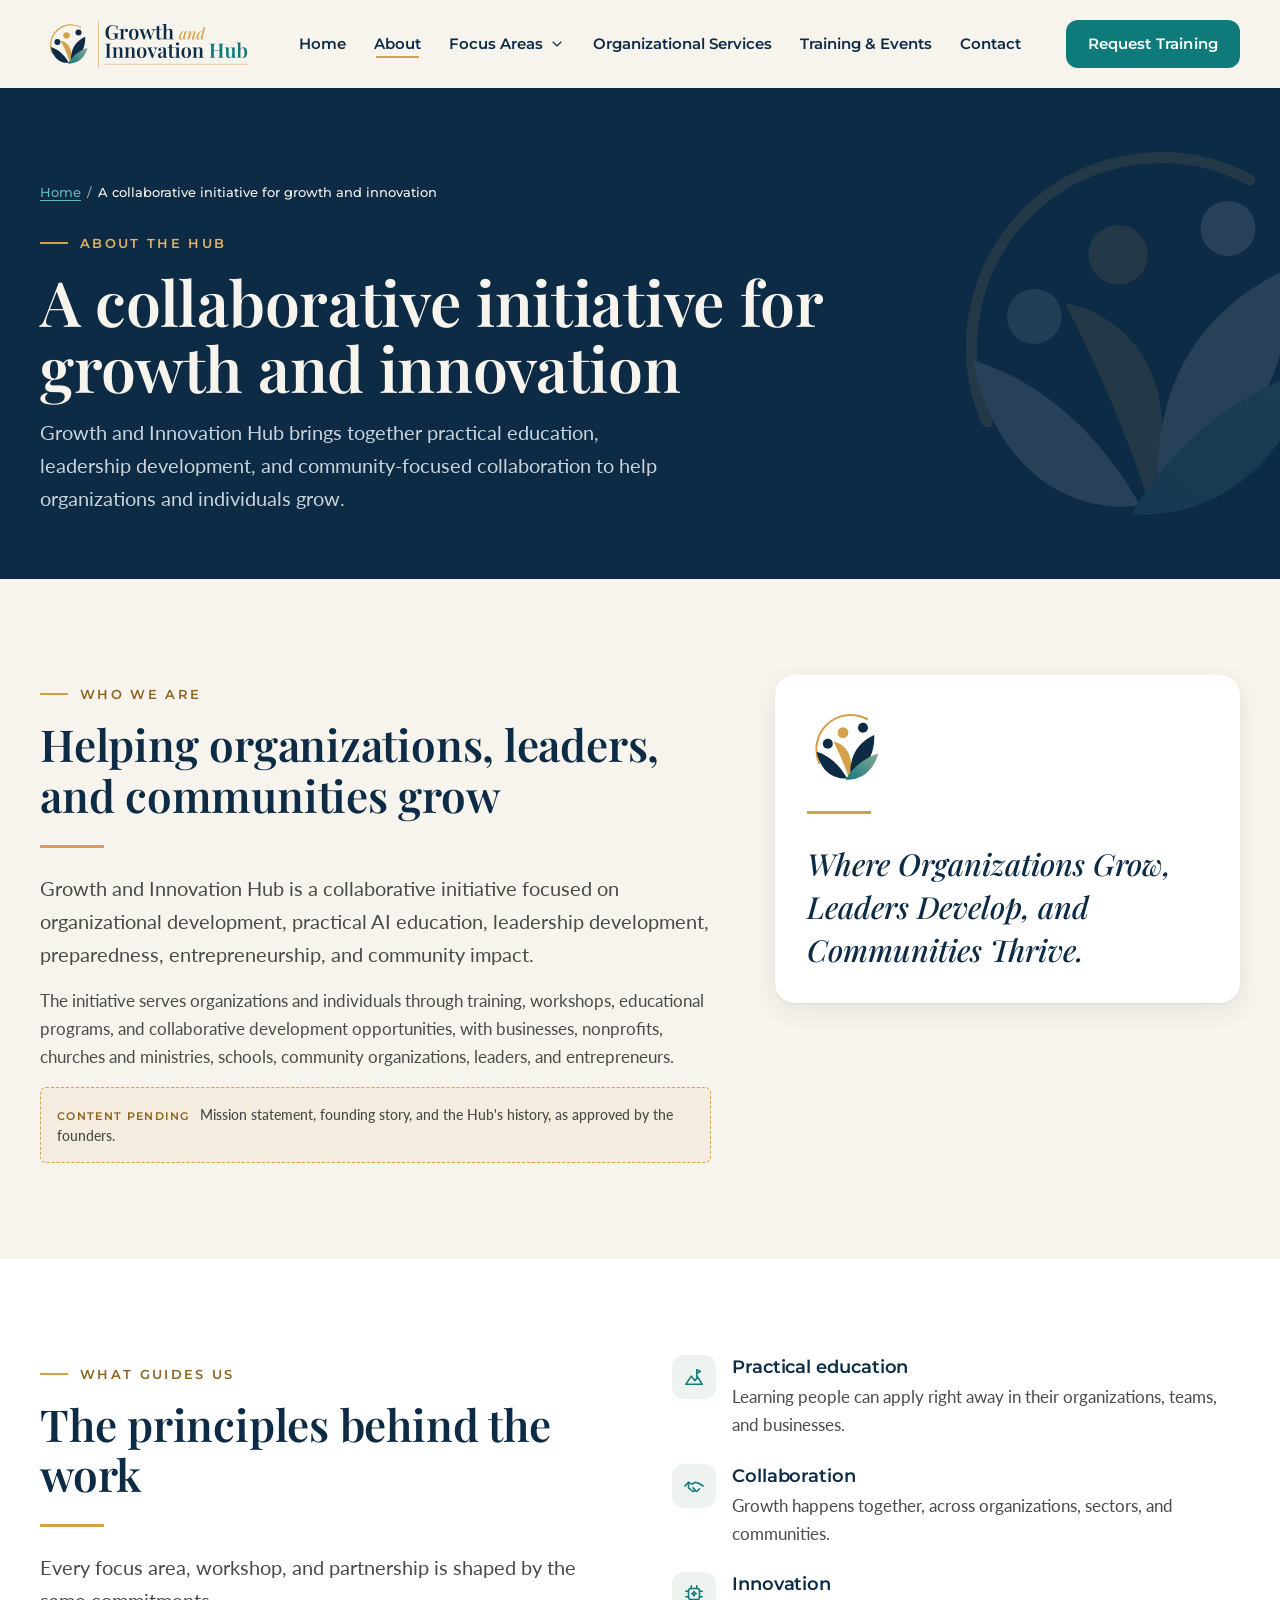
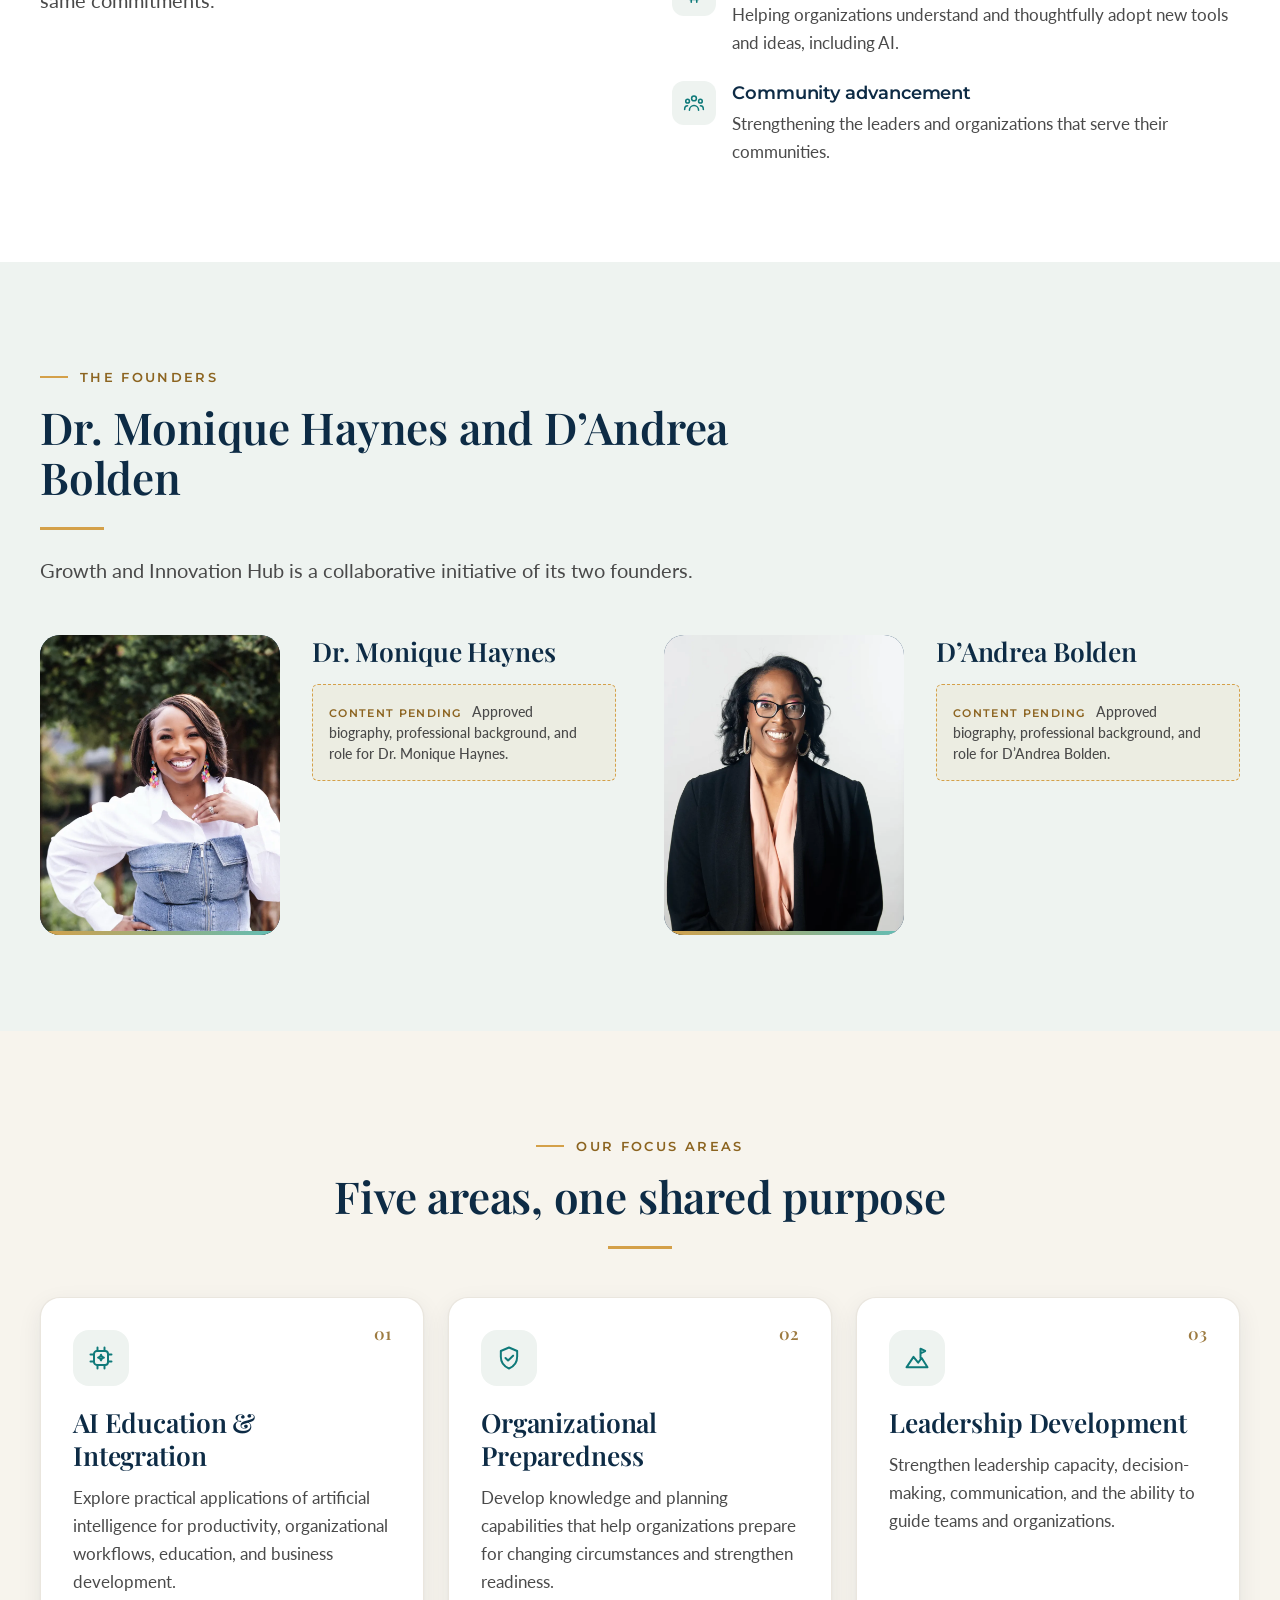
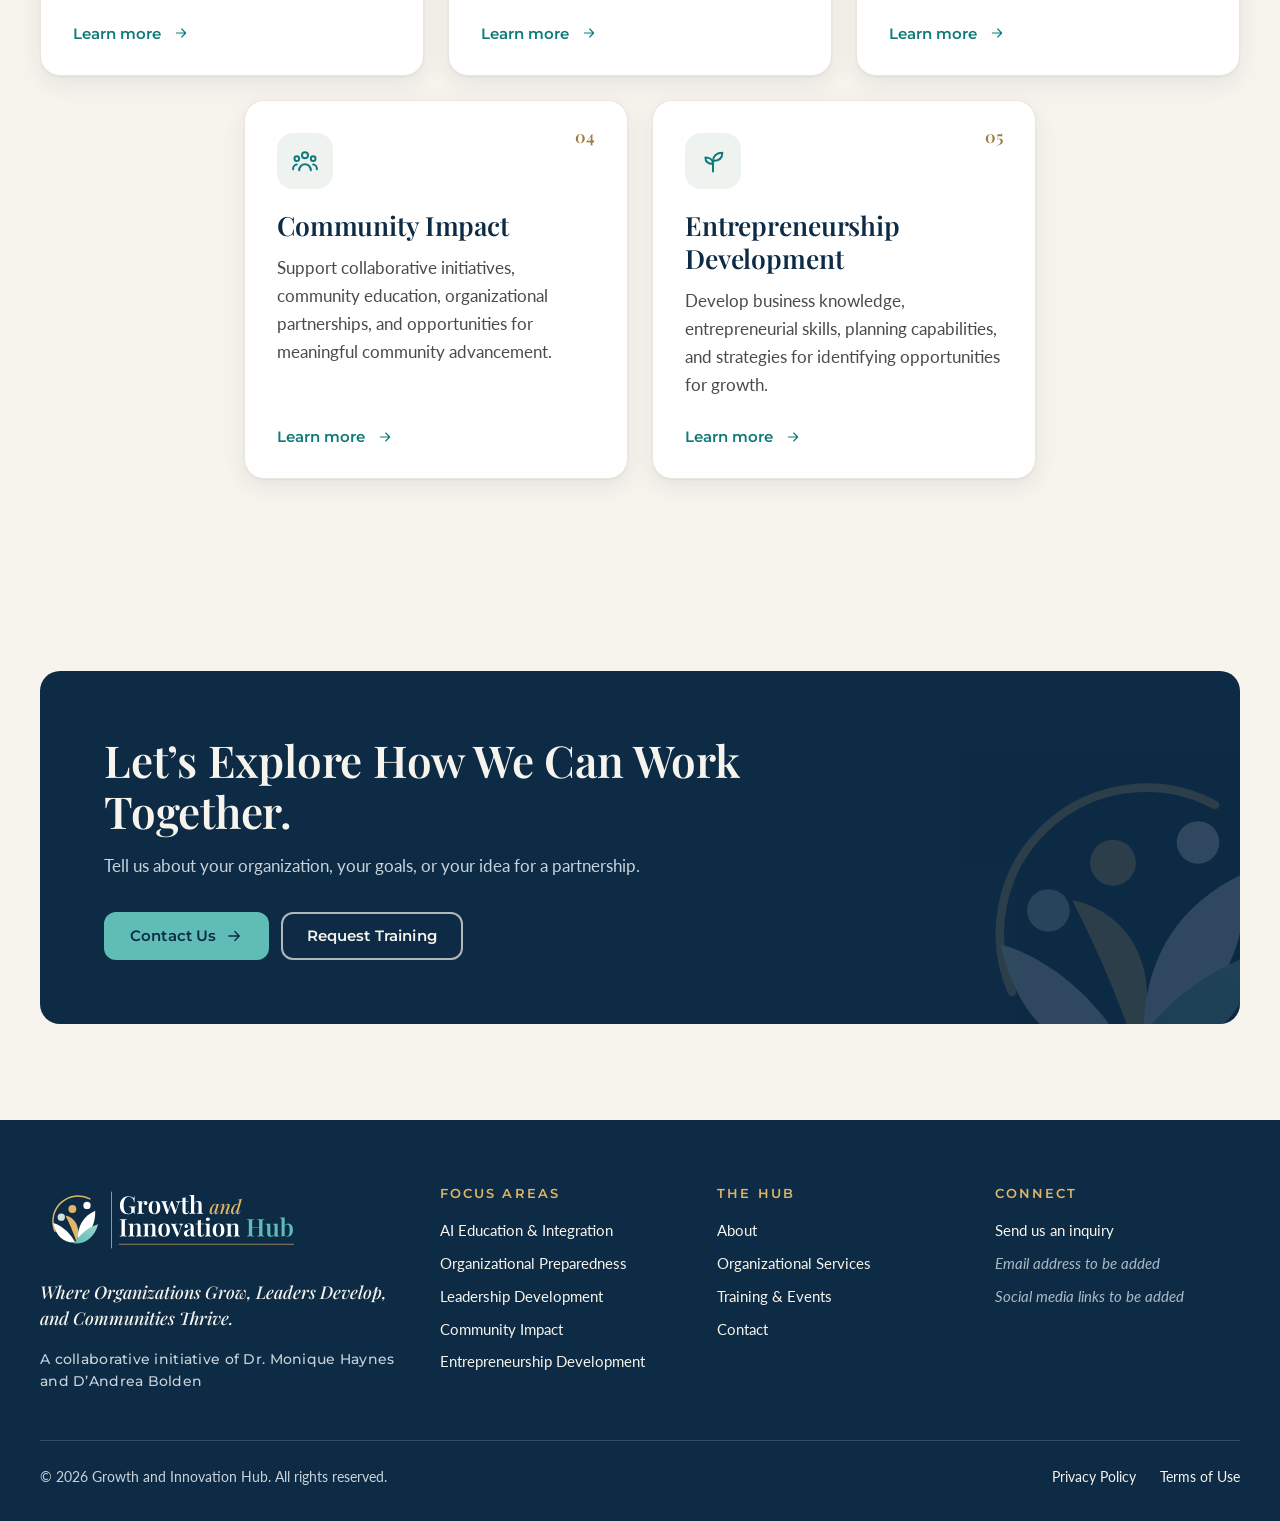
<file: about.html>
<!DOCTYPE html>
<html lang="en" class="no-js">
<head>
  <meta charset="utf-8">
  <meta name="viewport" content="width=device-width, initial-scale=1">
  <title>About the Hub | Growth and Innovation Hub</title>
  <meta name="description" content="Learn about Growth and Innovation Hub, a collaborative initiative of Dr. Monique Haynes and D'Andrea Bolden focused on organizational development, AI education, leadership, and community impact.">
  <!-- Canonical + Open Graph URLs use a placeholder domain; see README "Before launch". -->
  <link rel="canonical" href="https://YOUR-DOMAIN.example/about.html">
  <meta property="og:type" content="website">
  <meta property="og:site_name" content="Growth and Innovation Hub">
  <meta property="og:title" content="About the Hub | Growth and Innovation Hub">
  <meta property="og:description" content="Learn about Growth and Innovation Hub, a collaborative initiative of Dr. Monique Haynes and D'Andrea Bolden focused on organizational development, AI education, leadership, and community impact.">
  <meta property="og:url" content="https://YOUR-DOMAIN.example/about.html">
  <meta property="og:image" content="https://YOUR-DOMAIN.example/assets/images/og-image.jpg">
  <meta name="twitter:card" content="summary_large_image">
  <meta name="theme-color" content="#0D2B45">
  <link rel="icon" href="assets/icons/favicon.svg" type="image/svg+xml">
  <link rel="icon" href="assets/icons/favicon-32.png" sizes="32x32" type="image/png">
  <link rel="apple-touch-icon" href="assets/icons/apple-touch-icon.png">
  <link rel="preconnect" href="https://fonts.googleapis.com">
  <link rel="preconnect" href="https://fonts.gstatic.com" crossorigin>
  <link rel="stylesheet" href="https://fonts.googleapis.com/css2?family=Lato:wght@400;700&amp;family=Montserrat:wght@500;600&amp;family=Playfair+Display:ital,wght@0,600;1,500&amp;display=swap">
  <link rel="stylesheet" href="css/styles.css">
  <link rel="stylesheet" href="css/responsive.css">
  <script src="js/main.js" defer></script>
</head>
<body>
<a class="skip-link" href="#main">Skip to main content</a>
<header class="site-header" id="top">
  <div class="container header-inner">
    <a class="brand" href="index.html" aria-label="Growth and Innovation Hub home">
      <img src="assets/logos/gih-primary-horizontal-no-tagline.svg" alt="Growth and Innovation Hub" width="210" height="58">
    </a>
    <nav class="primary-nav" aria-label="Main">
      <ul>
        <li><a href="index.html">Home</a></li>
        <li><a href="about.html" aria-current="page">About</a></li>
        <li class="has-dropdown">
          <button class="dropdown-toggle" type="button" aria-expanded="false" aria-controls="focus-menu">Focus Areas <svg viewBox="0 0 24 24" fill="none" stroke="currentColor" stroke-width="1.7" stroke-linecap="round" stroke-linejoin="round" aria-hidden="true" focusable="false"><path d="M6 9l6 6 6-6"/></svg></button>
          <ul class="dropdown" id="focus-menu"><li><a href="ai-education.html"><span class="dd-icon"><svg viewBox="0 0 24 24" fill="none" stroke="currentColor" stroke-width="1.7" stroke-linecap="round" stroke-linejoin="round" aria-hidden="true" focusable="false"><rect x="6" y="6" width="12" height="12" rx="2.5"/><path d="M9 3v3M15 3v3M9 18v3M15 18v3M3 9h3M3 15h3M18 9h3M18 15h3"/><path d="M12 9.2l.8 1.6 1.7.8-1.7.8-.8 1.7-.8-1.7-1.7-.8 1.7-.8z"/></svg></span>AI Education &amp; Integration</a></li><li><a href="organizational-preparedness.html"><span class="dd-icon"><svg viewBox="0 0 24 24" fill="none" stroke="currentColor" stroke-width="1.7" stroke-linecap="round" stroke-linejoin="round" aria-hidden="true" focusable="false"><path d="M12 3l7 3v5c0 4.6-3 8.4-7 10-4-1.6-7-5.4-7-10V6z"/><path d="M9 12l2.2 2.2L15.5 10"/></svg></span>Organizational Preparedness</a></li><li><a href="leadership-development.html"><span class="dd-icon"><svg viewBox="0 0 24 24" fill="none" stroke="currentColor" stroke-width="1.7" stroke-linecap="round" stroke-linejoin="round" aria-hidden="true" focusable="false"><path d="M3 20l6-9 4 5 3-4 5 8z"/><path d="M15 12V4l4 2-4 2"/></svg></span>Leadership Development</a></li><li><a href="community-impact.html"><span class="dd-icon"><svg viewBox="0 0 24 24" fill="none" stroke="currentColor" stroke-width="1.7" stroke-linecap="round" stroke-linejoin="round" aria-hidden="true" focusable="false"><circle cx="12" cy="7" r="2.6"/><circle cx="5" cy="10" r="2"/><circle cx="19" cy="10" r="2"/><path d="M7 20c0-3 2.2-5.2 5-5.2s5 2.2 5 5.2M1.8 19c0-2.3 1.4-4 3.2-4M22.2 19c0-2.3-1.4-4-3.2-4"/></svg></span>Community Impact</a></li><li><a href="entrepreneurship-development.html"><span class="dd-icon"><svg viewBox="0 0 24 24" fill="none" stroke="currentColor" stroke-width="1.7" stroke-linecap="round" stroke-linejoin="round" aria-hidden="true" focusable="false"><path d="M12 21v-9"/><path d="M12 12c0-4.2 3.1-7 8-7 0 5-3.2 7-8 7z"/><path d="M12 14.5c0-3.3-2.5-5.5-6.5-5.5 0 3.7 2.6 5.5 6.5 5.5z"/></svg></span>Entrepreneurship Development</a></li></ul>
        </li>
        <li><a href="organizational-services.html">Organizational Services</a></li><li><a href="training-events.html">Training &amp; Events</a></li><li><a href="contact.html">Contact</a></li>
      </ul>
    </nav>
    <a class="btn btn-primary header-cta" href="organizational-services.html#inquiry">Request Training</a>
    <button class="menu-toggle" type="button" aria-expanded="false" aria-controls="mobile-nav">
      <span class="bars" aria-hidden="true"><span></span><span></span><span></span></span><span class="menu-label">Menu</span>
    </button>
  </div>
  <nav class="mobile-nav" id="mobile-nav" aria-label="Mobile">
    <ul>
      <li><a href="index.html">Home</a></li>
      <li><a href="about.html" aria-current="page">About</a></li>
      <li class="mobile-group"><span class="mobile-group-label">Focus Areas</span><ul><li><a href="ai-education.html">AI Education &amp; Integration</a></li><li><a href="organizational-preparedness.html">Organizational Preparedness</a></li><li><a href="leadership-development.html">Leadership Development</a></li><li><a href="community-impact.html">Community Impact</a></li><li><a href="entrepreneurship-development.html">Entrepreneurship Development</a></li></ul></li>
      <li><a href="organizational-services.html">Organizational Services</a></li><li><a href="training-events.html">Training &amp; Events</a></li><li><a href="contact.html">Contact</a></li>
    </ul>
    <a class="btn btn-primary" href="organizational-services.html#inquiry">Request Training</a>
  </nav>
</header>
<main id="main" tabindex="-1">
<section class="page-hero on-navy">
  <img class="hero-mark" src="assets/logos/gih-icon-mark-reversed.svg" alt="" aria-hidden="true">
  <div class="container">
    <nav class="breadcrumb" aria-label="Breadcrumb"><ol><li><a href="index.html">Home</a></li><li aria-current="page">A collaborative initiative for growth and innovation</li></ol></nav>
    <p class="eyebrow">About the Hub</p>
    <h1>A collaborative initiative for growth and innovation</h1>
    <p class="lede">Growth and Innovation Hub brings together practical education, leadership development, and community-focused collaboration to help organizations and individuals grow.</p>
  </div>
</section>

<section class="section">
  <div class="container split wide-left">
    <div>
      <p class="eyebrow">Who we are</p>
      <h2>Helping organizations, leaders, and communities grow</h2>
      <hr class="gold-rule">
      <p class="lede">Growth and Innovation Hub is a collaborative initiative focused on organizational development, practical AI education, leadership development, preparedness, entrepreneurship, and community impact.</p>
      <p>The initiative serves organizations and individuals through training, workshops, educational programs, and collaborative development opportunities, with businesses, nonprofits, churches and ministries, schools, community organizations, leaders, and entrepreneurs.</p>
      <div class="pending" role="note"><span class="pending-label">Content pending</span> Mission statement, founding story, and the Hub's history, as approved by the founders.</div>
    </div>
    <aside class="tagline-card" aria-label="Tagline">
      <img src="assets/logos/gih-icon-mark.svg" alt="" aria-hidden="true" width="96" height="96">
      <p class="quote">Where Organizations Grow, Leaders Develop, and Communities Thrive.</p>
    </aside>
  </div>
</section>

<section class="section section-white" aria-labelledby="values-title">
  <div class="container split">
    <div class="section-head">
      <p class="eyebrow">What guides us</p>
      <h2 id="values-title">The principles behind the work</h2>
      <hr class="gold-rule">
      <p class="lede">Every focus area, workshop, and partnership is shaped by the same commitments.</p>
    </div>
    <ul class="value-list"><li><span class="vi"><svg viewBox="0 0 24 24" fill="none" stroke="currentColor" stroke-width="1.7" stroke-linecap="round" stroke-linejoin="round" aria-hidden="true" focusable="false"><path d="M3 20l6-9 4 5 3-4 5 8z"/><path d="M15 12V4l4 2-4 2"/></svg></span><div><h3 class="h4">Practical education</h3><p>Learning people can apply right away in their organizations, teams, and businesses.</p></div></li><li><span class="vi"><svg viewBox="0 0 24 24" fill="none" stroke="currentColor" stroke-width="1.7" stroke-linecap="round" stroke-linejoin="round" aria-hidden="true" focusable="false"><path d="M2 12l4-4 4 2 3-2 4 1 5 3"/><path d="M6 8v6l5 4 2-1 2 1 3-3"/><path d="M11 14l2 2"/></svg></span><div><h3 class="h4">Collaboration</h3><p>Growth happens together, across organizations, sectors, and communities.</p></div></li><li><span class="vi"><svg viewBox="0 0 24 24" fill="none" stroke="currentColor" stroke-width="1.7" stroke-linecap="round" stroke-linejoin="round" aria-hidden="true" focusable="false"><rect x="6" y="6" width="12" height="12" rx="2.5"/><path d="M9 3v3M15 3v3M9 18v3M15 18v3M3 9h3M3 15h3M18 9h3M18 15h3"/><path d="M12 9.2l.8 1.6 1.7.8-1.7.8-.8 1.7-.8-1.7-1.7-.8 1.7-.8z"/></svg></span><div><h3 class="h4">Innovation</h3><p>Helping organizations understand and thoughtfully adopt new tools and ideas, including AI.</p></div></li><li><span class="vi"><svg viewBox="0 0 24 24" fill="none" stroke="currentColor" stroke-width="1.7" stroke-linecap="round" stroke-linejoin="round" aria-hidden="true" focusable="false"><circle cx="12" cy="7" r="2.6"/><circle cx="5" cy="10" r="2"/><circle cx="19" cy="10" r="2"/><path d="M7 20c0-3 2.2-5.2 5-5.2s5 2.2 5 5.2M1.8 19c0-2.3 1.4-4 3.2-4M22.2 19c0-2.3-1.4-4-3.2-4"/></svg></span><div><h3 class="h4">Community advancement</h3><p>Strengthening the leaders and organizations that serve their communities.</p></div></li></ul>
  </div>
</section>

<section class="section section-tint" aria-labelledby="founders-title">
  <div class="container">
    <div class="section-head">
      <p class="eyebrow">The founders</p>
      <h2 id="founders-title">Dr. Monique Haynes and D&rsquo;Andrea Bolden</h2>
      <hr class="gold-rule">
      <p class="lede">Growth and Innovation Hub is a collaborative initiative of its two founders.</p>
    </div>
    <div class="founders-grid">
      <article class="founder-card reveal">
        <figure class="founder-photo">
          <picture>
            <source srcset="assets/images/monique-haynes.webp" type="image/webp">
            <img src="assets/images/monique-haynes.jpg" alt="Portrait of Dr. Monique Haynes" width="900" height="1125" loading="lazy">
          </picture>
        </figure>
        <div>
          <h3>Dr. Monique Haynes</h3>
          <div class="pending" role="note"><span class="pending-label">Content pending</span> Approved biography, professional background, and role for Dr. Monique Haynes.</div>
        </div>
      </article>
      <article class="founder-card reveal">
        <figure class="founder-photo">
          <picture>
            <source srcset="assets/images/dandrea-bolden.webp" type="image/webp">
            <img src="assets/images/dandrea-bolden.jpg" alt="Portrait of D&rsquo;Andrea Bolden" width="900" height="1125" loading="lazy">
          </picture>
        </figure>
        <div>
          <h3>D&rsquo;Andrea Bolden</h3>
          <div class="pending" role="note"><span class="pending-label">Content pending</span> Approved biography, professional background, and role for D&rsquo;Andrea Bolden.</div>
        </div>
      </article>
    </div>
  </div>
</section>

<section class="section" aria-labelledby="areas-title">
  <div class="container">
    <div class="section-head center">
      <p class="eyebrow">Our focus areas</p>
      <h2 id="areas-title">Five areas, one shared purpose</h2>
      <hr class="gold-rule">
    </div>
    <div class="focus-grid">
      <article class="focus-card reveal">
        <span class="focus-num" aria-hidden="true">01</span>
        <div class="focus-icon"><svg viewBox="0 0 24 24" fill="none" stroke="currentColor" stroke-width="1.7" stroke-linecap="round" stroke-linejoin="round" aria-hidden="true" focusable="false"><rect x="6" y="6" width="12" height="12" rx="2.5"/><path d="M9 3v3M15 3v3M9 18v3M15 18v3M3 9h3M3 15h3M18 9h3M18 15h3"/><path d="M12 9.2l.8 1.6 1.7.8-1.7.8-.8 1.7-.8-1.7-1.7-.8 1.7-.8z"/></svg></div>
        <h3>AI Education &amp; Integration</h3>
        <p>Explore practical applications of artificial intelligence for productivity, organizational workflows, education, and business development.</p>
        <a class="text-link card-link" href="ai-education.html">Learn more<span class="visually-hidden"> about AI Education &amp; Integration</span> <svg viewBox="0 0 24 24" fill="none" stroke="currentColor" stroke-width="1.7" stroke-linecap="round" stroke-linejoin="round" aria-hidden="true" focusable="false"><path d="M5 12h14M13 6l6 6-6 6"/></svg></a>
      </article>
      <article class="focus-card reveal">
        <span class="focus-num" aria-hidden="true">02</span>
        <div class="focus-icon"><svg viewBox="0 0 24 24" fill="none" stroke="currentColor" stroke-width="1.7" stroke-linecap="round" stroke-linejoin="round" aria-hidden="true" focusable="false"><path d="M12 3l7 3v5c0 4.6-3 8.4-7 10-4-1.6-7-5.4-7-10V6z"/><path d="M9 12l2.2 2.2L15.5 10"/></svg></div>
        <h3>Organizational Preparedness</h3>
        <p>Develop knowledge and planning capabilities that help organizations prepare for changing circumstances and strengthen readiness.</p>
        <a class="text-link card-link" href="organizational-preparedness.html">Learn more<span class="visually-hidden"> about Organizational Preparedness</span> <svg viewBox="0 0 24 24" fill="none" stroke="currentColor" stroke-width="1.7" stroke-linecap="round" stroke-linejoin="round" aria-hidden="true" focusable="false"><path d="M5 12h14M13 6l6 6-6 6"/></svg></a>
      </article>
      <article class="focus-card reveal">
        <span class="focus-num" aria-hidden="true">03</span>
        <div class="focus-icon"><svg viewBox="0 0 24 24" fill="none" stroke="currentColor" stroke-width="1.7" stroke-linecap="round" stroke-linejoin="round" aria-hidden="true" focusable="false"><path d="M3 20l6-9 4 5 3-4 5 8z"/><path d="M15 12V4l4 2-4 2"/></svg></div>
        <h3>Leadership Development</h3>
        <p>Strengthen leadership capacity, decision-making, communication, and the ability to guide teams and organizations.</p>
        <a class="text-link card-link" href="leadership-development.html">Learn more<span class="visually-hidden"> about Leadership Development</span> <svg viewBox="0 0 24 24" fill="none" stroke="currentColor" stroke-width="1.7" stroke-linecap="round" stroke-linejoin="round" aria-hidden="true" focusable="false"><path d="M5 12h14M13 6l6 6-6 6"/></svg></a>
      </article>
      <article class="focus-card reveal">
        <span class="focus-num" aria-hidden="true">04</span>
        <div class="focus-icon"><svg viewBox="0 0 24 24" fill="none" stroke="currentColor" stroke-width="1.7" stroke-linecap="round" stroke-linejoin="round" aria-hidden="true" focusable="false"><circle cx="12" cy="7" r="2.6"/><circle cx="5" cy="10" r="2"/><circle cx="19" cy="10" r="2"/><path d="M7 20c0-3 2.2-5.2 5-5.2s5 2.2 5 5.2M1.8 19c0-2.3 1.4-4 3.2-4M22.2 19c0-2.3-1.4-4-3.2-4"/></svg></div>
        <h3>Community Impact</h3>
        <p>Support collaborative initiatives, community education, organizational partnerships, and opportunities for meaningful community advancement.</p>
        <a class="text-link card-link" href="community-impact.html">Learn more<span class="visually-hidden"> about Community Impact</span> <svg viewBox="0 0 24 24" fill="none" stroke="currentColor" stroke-width="1.7" stroke-linecap="round" stroke-linejoin="round" aria-hidden="true" focusable="false"><path d="M5 12h14M13 6l6 6-6 6"/></svg></a>
      </article>
      <article class="focus-card reveal">
        <span class="focus-num" aria-hidden="true">05</span>
        <div class="focus-icon"><svg viewBox="0 0 24 24" fill="none" stroke="currentColor" stroke-width="1.7" stroke-linecap="round" stroke-linejoin="round" aria-hidden="true" focusable="false"><path d="M12 21v-9"/><path d="M12 12c0-4.2 3.1-7 8-7 0 5-3.2 7-8 7z"/><path d="M12 14.5c0-3.3-2.5-5.5-6.5-5.5 0 3.7 2.6 5.5 6.5 5.5z"/></svg></div>
        <h3>Entrepreneurship Development</h3>
        <p>Develop business knowledge, entrepreneurial skills, planning capabilities, and strategies for identifying opportunities for growth.</p>
        <a class="text-link card-link" href="entrepreneurship-development.html">Learn more<span class="visually-hidden"> about Entrepreneurship Development</span> <svg viewBox="0 0 24 24" fill="none" stroke="currentColor" stroke-width="1.7" stroke-linecap="round" stroke-linejoin="round" aria-hidden="true" focusable="false"><path d="M5 12h14M13 6l6 6-6 6"/></svg></a>
      </article>
    </div>
  </div>
</section>

<section class="section">
  <div class="container">
    <div class="cta-band on-navy reveal">
      <img class="cta-mark" src="assets/logos/gih-icon-mark-reversed.svg" alt="" aria-hidden="true">
      <h2>Let&rsquo;s Explore How We Can Work Together.</h2>
      <p>Tell us about your organization, your goals, or your idea for a partnership.</p>
      <div class="btn-row"><a class="btn btn-primary" href="contact.html">Contact Us<svg viewBox="0 0 24 24" fill="none" stroke="currentColor" stroke-width="1.7" stroke-linecap="round" stroke-linejoin="round" aria-hidden="true" focusable="false"><path d="M5 12h14M13 6l6 6-6 6"/></svg></a><a class="btn btn-secondary" href="organizational-services.html#inquiry">Request Training</a></div>
    </div>
  </div>
</section>
</main>
<footer class="site-footer on-navy">
  <div class="container">
    <div class="footer-grid">
      <div class="footer-brand">
        <a href="index.html" aria-label="Growth and Innovation Hub home"><img src="assets/logos/gih-primary-horizontal-reversed-no-tagline.svg" alt="Growth and Innovation Hub" width="280" height="78"></a>
        <p class="footer-tagline">Where Organizations Grow, Leaders Develop, and Communities Thrive.</p>
        <p class="credit-line">A collaborative initiative of Dr. Monique Haynes and D&rsquo;Andrea Bolden</p>
      </div>
      <div>
        <h2>Focus Areas</h2>
        <ul><li><a href="ai-education.html">AI Education &amp; Integration</a></li><li><a href="organizational-preparedness.html">Organizational Preparedness</a></li><li><a href="leadership-development.html">Leadership Development</a></li><li><a href="community-impact.html">Community Impact</a></li><li><a href="entrepreneurship-development.html">Entrepreneurship Development</a></li></ul>
      </div>
      <div>
        <h2>The Hub</h2>
        <ul>
          <li><a href="about.html">About</a></li>
          <li><a href="organizational-services.html">Organizational Services</a></li>
          <li><a href="training-events.html">Training &amp; Events</a></li>
          <li><a href="contact.html">Contact</a></li>
        </ul>
      </div>
      <div>
        <h2>Connect</h2>
        <ul class="footer-contact">
          <li><a href="contact.html">Send us an inquiry</a></li>
          <li><span class="pending-inline">Email address to be added</span></li>
          <li><span class="pending-inline">Social media links to be added</span></li>
        </ul>
      </div>
    </div>
    <div class="footer-bottom">
      <p>&copy; 2026 Growth and Innovation Hub. All rights reserved.</p>
      <ul class="legal-links">
        <li><a href="privacy.html">Privacy Policy</a></li>
        <li><a href="terms.html">Terms of Use</a></li>
      </ul>
    </div>
  </div>
</footer>
</body>
</html>
</file>
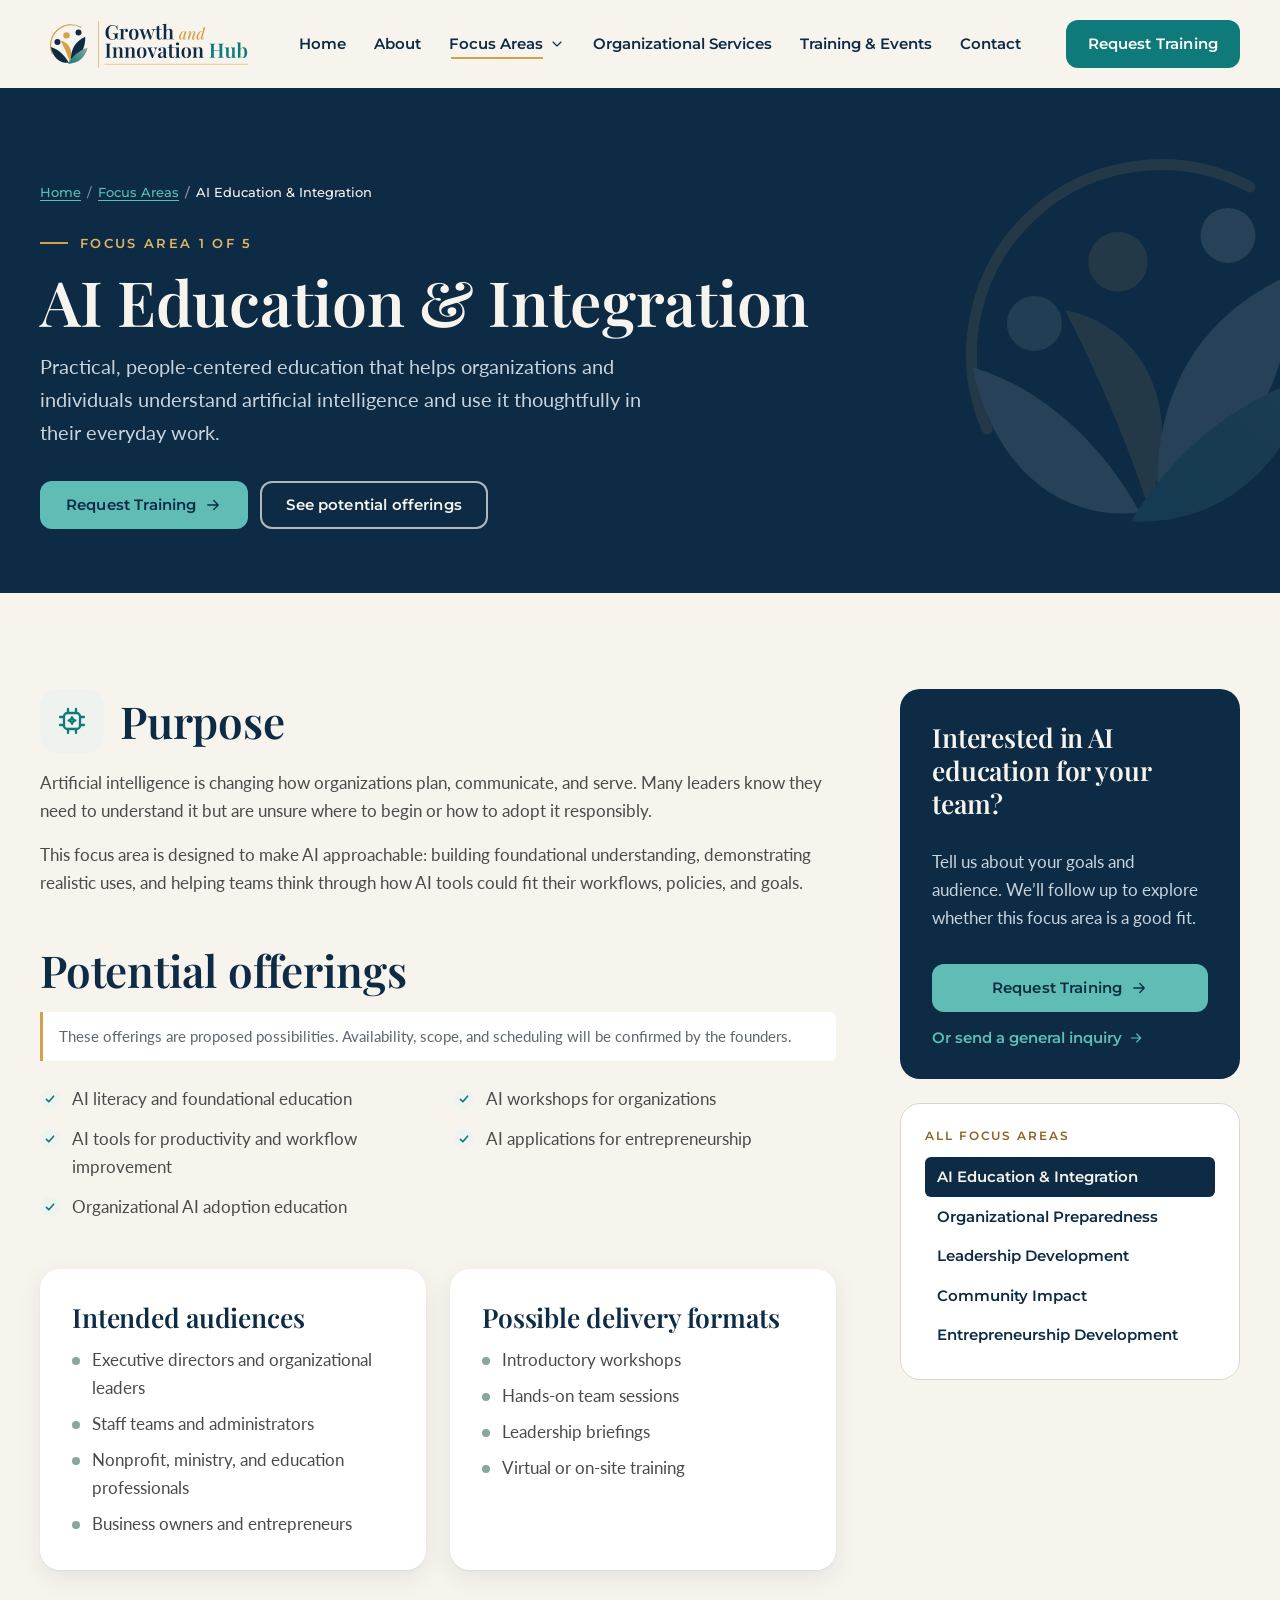
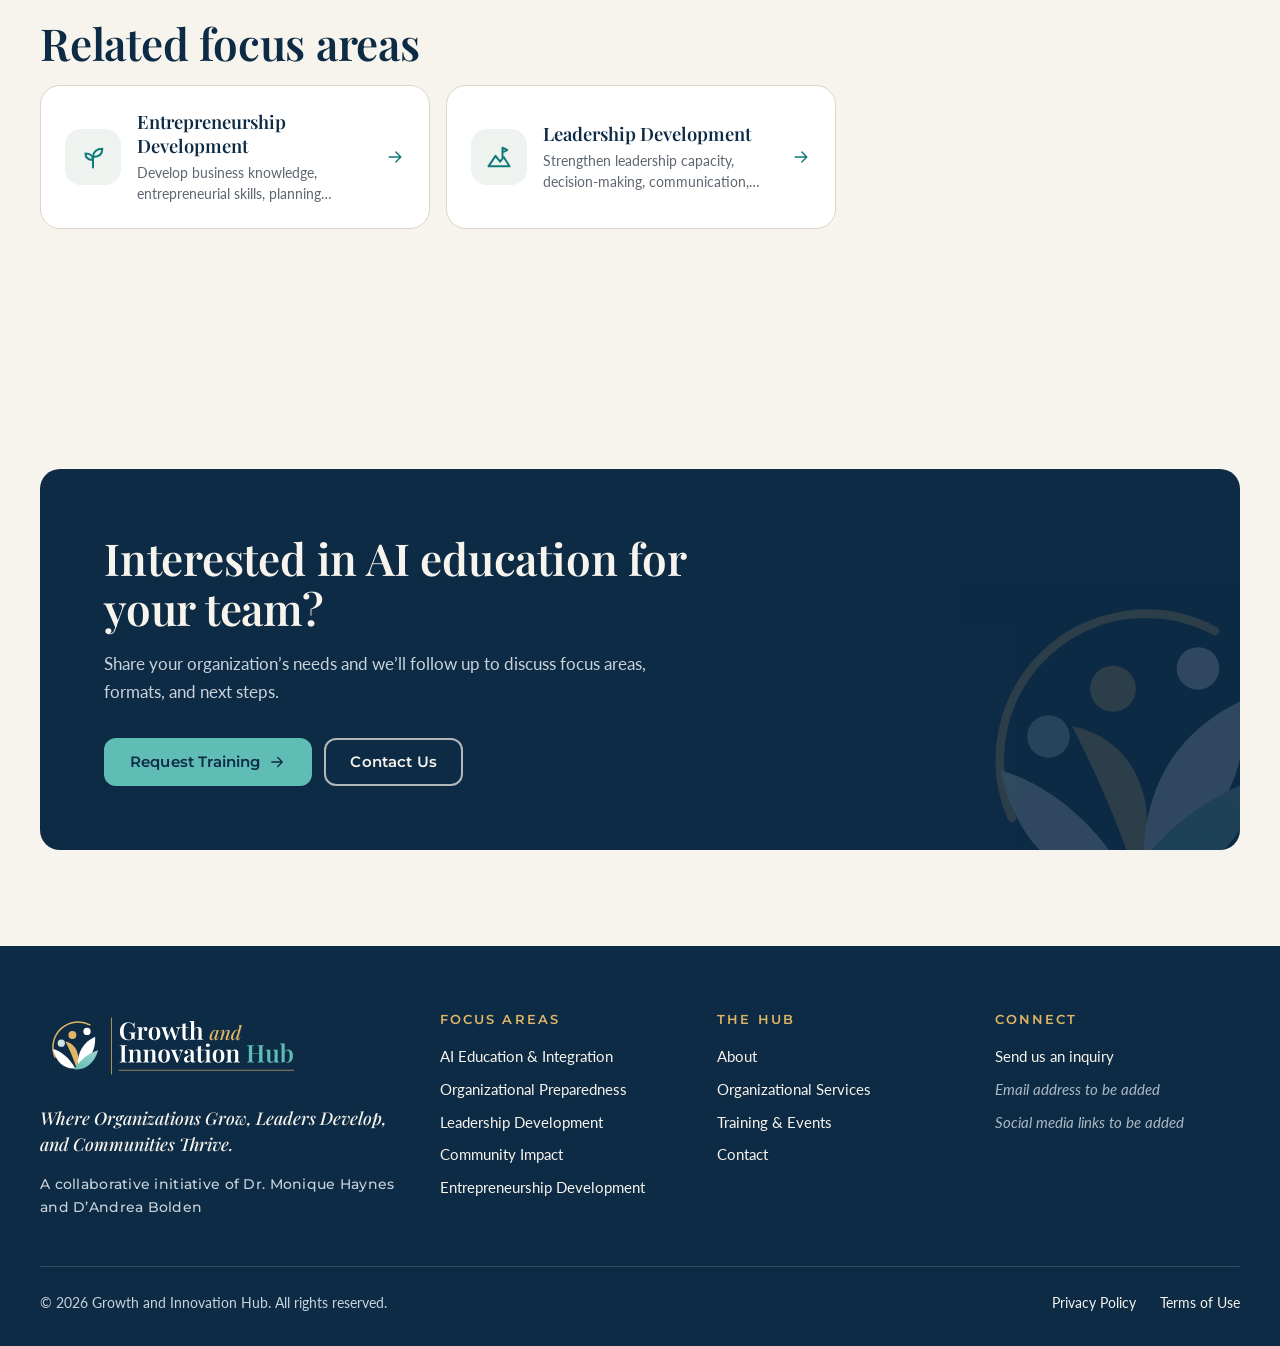
<file: ai-education.html>
<!DOCTYPE html>
<html lang="en" class="no-js">
<head>
  <meta charset="utf-8">
  <meta name="viewport" content="width=device-width, initial-scale=1">
  <title>AI Education & Integration | Growth and Innovation Hub</title>
  <meta name="description" content="AI Education & Integration at Growth and Innovation Hub: Explore practical applications of artificial intelligence for productivity, organizational workflows, education, and business development.">
  <!-- Canonical + Open Graph URLs use a placeholder domain; see README "Before launch". -->
  <link rel="canonical" href="https://YOUR-DOMAIN.example/ai-education.html">
  <meta property="og:type" content="website">
  <meta property="og:site_name" content="Growth and Innovation Hub">
  <meta property="og:title" content="AI Education & Integration | Growth and Innovation Hub">
  <meta property="og:description" content="AI Education & Integration at Growth and Innovation Hub: Explore practical applications of artificial intelligence for productivity, organizational workflows, education, and business development.">
  <meta property="og:url" content="https://YOUR-DOMAIN.example/ai-education.html">
  <meta property="og:image" content="https://YOUR-DOMAIN.example/assets/images/og-image.jpg">
  <meta name="twitter:card" content="summary_large_image">
  <meta name="theme-color" content="#0D2B45">
  <link rel="icon" href="assets/icons/favicon.svg" type="image/svg+xml">
  <link rel="icon" href="assets/icons/favicon-32.png" sizes="32x32" type="image/png">
  <link rel="apple-touch-icon" href="assets/icons/apple-touch-icon.png">
  <link rel="preconnect" href="https://fonts.googleapis.com">
  <link rel="preconnect" href="https://fonts.gstatic.com" crossorigin>
  <link rel="stylesheet" href="https://fonts.googleapis.com/css2?family=Lato:wght@400;700&amp;family=Montserrat:wght@500;600&amp;family=Playfair+Display:ital,wght@0,600;1,500&amp;display=swap">
  <link rel="stylesheet" href="css/styles.css">
  <link rel="stylesheet" href="css/responsive.css">
  <script src="js/main.js" defer></script>
</head>
<body>
<a class="skip-link" href="#main">Skip to main content</a>
<header class="site-header" id="top">
  <div class="container header-inner">
    <a class="brand" href="index.html" aria-label="Growth and Innovation Hub home">
      <img src="assets/logos/gih-primary-horizontal-no-tagline.svg" alt="Growth and Innovation Hub" width="210" height="58">
    </a>
    <nav class="primary-nav" aria-label="Main">
      <ul>
        <li><a href="index.html">Home</a></li>
        <li><a href="about.html">About</a></li>
        <li class="has-dropdown">
          <button class="dropdown-toggle is-current" type="button" aria-expanded="false" aria-controls="focus-menu">Focus Areas <svg viewBox="0 0 24 24" fill="none" stroke="currentColor" stroke-width="1.7" stroke-linecap="round" stroke-linejoin="round" aria-hidden="true" focusable="false"><path d="M6 9l6 6 6-6"/></svg></button>
          <ul class="dropdown" id="focus-menu"><li><a href="ai-education.html" aria-current="page"><span class="dd-icon"><svg viewBox="0 0 24 24" fill="none" stroke="currentColor" stroke-width="1.7" stroke-linecap="round" stroke-linejoin="round" aria-hidden="true" focusable="false"><rect x="6" y="6" width="12" height="12" rx="2.5"/><path d="M9 3v3M15 3v3M9 18v3M15 18v3M3 9h3M3 15h3M18 9h3M18 15h3"/><path d="M12 9.2l.8 1.6 1.7.8-1.7.8-.8 1.7-.8-1.7-1.7-.8 1.7-.8z"/></svg></span>AI Education &amp; Integration</a></li><li><a href="organizational-preparedness.html"><span class="dd-icon"><svg viewBox="0 0 24 24" fill="none" stroke="currentColor" stroke-width="1.7" stroke-linecap="round" stroke-linejoin="round" aria-hidden="true" focusable="false"><path d="M12 3l7 3v5c0 4.6-3 8.4-7 10-4-1.6-7-5.4-7-10V6z"/><path d="M9 12l2.2 2.2L15.5 10"/></svg></span>Organizational Preparedness</a></li><li><a href="leadership-development.html"><span class="dd-icon"><svg viewBox="0 0 24 24" fill="none" stroke="currentColor" stroke-width="1.7" stroke-linecap="round" stroke-linejoin="round" aria-hidden="true" focusable="false"><path d="M3 20l6-9 4 5 3-4 5 8z"/><path d="M15 12V4l4 2-4 2"/></svg></span>Leadership Development</a></li><li><a href="community-impact.html"><span class="dd-icon"><svg viewBox="0 0 24 24" fill="none" stroke="currentColor" stroke-width="1.7" stroke-linecap="round" stroke-linejoin="round" aria-hidden="true" focusable="false"><circle cx="12" cy="7" r="2.6"/><circle cx="5" cy="10" r="2"/><circle cx="19" cy="10" r="2"/><path d="M7 20c0-3 2.2-5.2 5-5.2s5 2.2 5 5.2M1.8 19c0-2.3 1.4-4 3.2-4M22.2 19c0-2.3-1.4-4-3.2-4"/></svg></span>Community Impact</a></li><li><a href="entrepreneurship-development.html"><span class="dd-icon"><svg viewBox="0 0 24 24" fill="none" stroke="currentColor" stroke-width="1.7" stroke-linecap="round" stroke-linejoin="round" aria-hidden="true" focusable="false"><path d="M12 21v-9"/><path d="M12 12c0-4.2 3.1-7 8-7 0 5-3.2 7-8 7z"/><path d="M12 14.5c0-3.3-2.5-5.5-6.5-5.5 0 3.7 2.6 5.5 6.5 5.5z"/></svg></span>Entrepreneurship Development</a></li></ul>
        </li>
        <li><a href="organizational-services.html">Organizational Services</a></li><li><a href="training-events.html">Training &amp; Events</a></li><li><a href="contact.html">Contact</a></li>
      </ul>
    </nav>
    <a class="btn btn-primary header-cta" href="organizational-services.html#inquiry">Request Training</a>
    <button class="menu-toggle" type="button" aria-expanded="false" aria-controls="mobile-nav">
      <span class="bars" aria-hidden="true"><span></span><span></span><span></span></span><span class="menu-label">Menu</span>
    </button>
  </div>
  <nav class="mobile-nav" id="mobile-nav" aria-label="Mobile">
    <ul>
      <li><a href="index.html">Home</a></li>
      <li><a href="about.html">About</a></li>
      <li class="mobile-group"><span class="mobile-group-label">Focus Areas</span><ul><li><a href="ai-education.html" aria-current="page">AI Education &amp; Integration</a></li><li><a href="organizational-preparedness.html">Organizational Preparedness</a></li><li><a href="leadership-development.html">Leadership Development</a></li><li><a href="community-impact.html">Community Impact</a></li><li><a href="entrepreneurship-development.html">Entrepreneurship Development</a></li></ul></li>
      <li><a href="organizational-services.html">Organizational Services</a></li><li><a href="training-events.html">Training &amp; Events</a></li><li><a href="contact.html">Contact</a></li>
    </ul>
    <a class="btn btn-primary" href="organizational-services.html#inquiry">Request Training</a>
  </nav>
</header>
<main id="main" tabindex="-1">
<section class="page-hero on-navy">
  <img class="hero-mark" src="assets/logos/gih-icon-mark-reversed.svg" alt="" aria-hidden="true">
  <div class="container">
    <nav class="breadcrumb" aria-label="Breadcrumb"><ol><li><a href="index.html">Home</a></li> <li><a href="index.html#focus-areas">Focus Areas</a></li><li aria-current="page">AI Education &amp; Integration</li></ol></nav>
    <p class="eyebrow">Focus area 1 of 5</p>
    <h1>AI Education &amp; Integration</h1>
    <p class="lede">Practical, people-centered education that helps organizations and individuals understand artificial intelligence and use it thoughtfully in their everyday work.</p><div class="btn-row hero-btns"><a class="btn btn-primary" href="organizational-services.html?focus=ai-education#inquiry">Request Training <svg viewBox="0 0 24 24" fill="none" stroke="currentColor" stroke-width="1.7" stroke-linecap="round" stroke-linejoin="round" aria-hidden="true" focusable="false"><path d="M5 12h14M13 6l6 6-6 6"/></svg></a><a class="btn btn-secondary" href="#offerings">See potential offerings</a></div>
  </div>
</section>

<section class="section">
  <div class="container focus-layout">
    <div class="focus-main">
      <section aria-labelledby="purpose-title" class="focus-block">
        <div class="focus-block-head"><span class="focus-icon lg"><svg viewBox="0 0 24 24" fill="none" stroke="currentColor" stroke-width="1.7" stroke-linecap="round" stroke-linejoin="round" aria-hidden="true" focusable="false"><rect x="6" y="6" width="12" height="12" rx="2.5"/><path d="M9 3v3M15 3v3M9 18v3M15 18v3M3 9h3M3 15h3M18 9h3M18 15h3"/><path d="M12 9.2l.8 1.6 1.7.8-1.7.8-.8 1.7-.8-1.7-1.7-.8 1.7-.8z"/></svg></span><h2 id="purpose-title">Purpose</h2></div>
        <p>Artificial intelligence is changing how organizations plan, communicate, and serve. Many leaders know they need to understand it but are unsure where to begin or how to adopt it responsibly.</p><p>This focus area is designed to make AI approachable: building foundational understanding, demonstrating realistic uses, and helping teams think through how AI tools could fit their workflows, policies, and goals.</p>
      </section>

      <section aria-labelledby="offerings-title" class="focus-block" id="offerings">
        <h2 id="offerings-title">Potential offerings</h2>
        <p class="note">These offerings are proposed possibilities. Availability, scope, and scheduling will be confirmed by the founders.</p>
        <ul class="check-list cols"><li>AI literacy and foundational education</li><li>AI workshops for organizations</li><li>AI tools for productivity and workflow improvement</li><li>AI applications for entrepreneurship</li><li>Organizational AI adoption education</li></ul>
      </section>

      <div class="two-up">
        <section aria-labelledby="aud-title" class="info-card">
          <h2 id="aud-title" class="h3">Intended audiences</h2>
          <ul class="dot-list"><li>Executive directors and organizational leaders</li><li>Staff teams and administrators</li><li>Nonprofit, ministry, and education professionals</li><li>Business owners and entrepreneurs</li></ul>
        </section>
        <section aria-labelledby="fmt-title" class="info-card">
          <h2 id="fmt-title" class="h3">Possible delivery formats</h2>
          <ul class="dot-list"><li>Introductory workshops</li><li>Hands-on team sessions</li><li>Leadership briefings</li><li>Virtual or on-site training</li></ul>
        </section>
      </div>

      <section aria-labelledby="related-title" class="focus-block">
        <h2 id="related-title">Related focus areas</h2>
        <div class="related-grid"><a class="related-card" href="entrepreneurship-development.html"><span class="focus-icon"><svg viewBox="0 0 24 24" fill="none" stroke="currentColor" stroke-width="1.7" stroke-linecap="round" stroke-linejoin="round" aria-hidden="true" focusable="false"><path d="M12 21v-9"/><path d="M12 12c0-4.2 3.1-7 8-7 0 5-3.2 7-8 7z"/><path d="M12 14.5c0-3.3-2.5-5.5-6.5-5.5 0 3.7 2.6 5.5 6.5 5.5z"/></svg></span><span><span class="related-title">Entrepreneurship Development</span><span class="related-desc">Develop business knowledge, entrepreneurial skills, planning capabilities, and strategies for identifying opportunities for growth.</span></span><svg viewBox="0 0 24 24" fill="none" stroke="currentColor" stroke-width="1.7" stroke-linecap="round" stroke-linejoin="round" aria-hidden="true" focusable="false"><path d="M5 12h14M13 6l6 6-6 6"/></svg></a><a class="related-card" href="leadership-development.html"><span class="focus-icon"><svg viewBox="0 0 24 24" fill="none" stroke="currentColor" stroke-width="1.7" stroke-linecap="round" stroke-linejoin="round" aria-hidden="true" focusable="false"><path d="M3 20l6-9 4 5 3-4 5 8z"/><path d="M15 12V4l4 2-4 2"/></svg></span><span><span class="related-title">Leadership Development</span><span class="related-desc">Strengthen leadership capacity, decision-making, communication, and the ability to guide teams and organizations.</span></span><svg viewBox="0 0 24 24" fill="none" stroke="currentColor" stroke-width="1.7" stroke-linecap="round" stroke-linejoin="round" aria-hidden="true" focusable="false"><path d="M5 12h14M13 6l6 6-6 6"/></svg></a></div>
      </section>
    </div>

    <aside class="focus-aside" aria-label="Focus area navigation and inquiry">
      <div class="aside-card on-navy">
        <h2 class="h3">Interested in AI education for your team?</h2>
        <p>Tell us about your goals and audience. We&rsquo;ll follow up to explore whether this focus area is a good fit.</p>
        <a class="btn btn-primary" href="organizational-services.html?focus=ai-education#inquiry">Request Training <svg viewBox="0 0 24 24" fill="none" stroke="currentColor" stroke-width="1.7" stroke-linecap="round" stroke-linejoin="round" aria-hidden="true" focusable="false"><path d="M5 12h14M13 6l6 6-6 6"/></svg></a>
        <a class="text-link" href="contact.html">Or send a general inquiry <svg viewBox="0 0 24 24" fill="none" stroke="currentColor" stroke-width="1.7" stroke-linecap="round" stroke-linejoin="round" aria-hidden="true" focusable="false"><path d="M5 12h14M13 6l6 6-6 6"/></svg></a>
      </div>
      <nav class="aside-nav" aria-label="All focus areas">
        <h2 class="aside-nav-title">All focus areas</h2>
        <ul><li><a href="ai-education.html" aria-current="page">AI Education &amp; Integration</a></li><li><a href="organizational-preparedness.html">Organizational Preparedness</a></li><li><a href="leadership-development.html">Leadership Development</a></li><li><a href="community-impact.html">Community Impact</a></li><li><a href="entrepreneurship-development.html">Entrepreneurship Development</a></li></ul>
      </nav>
    </aside>
  </div>
</section>

<section class="section">
  <div class="container">
    <div class="cta-band on-navy reveal">
      <img class="cta-mark" src="assets/logos/gih-icon-mark-reversed.svg" alt="" aria-hidden="true">
      <h2>Interested in AI education for your team?</h2>
      <p>Share your organization&rsquo;s needs and we&rsquo;ll follow up to discuss focus areas, formats, and next steps.</p>
      <div class="btn-row"><a class="btn btn-primary" href="organizational-services.html?focus=ai-education#inquiry">Request Training<svg viewBox="0 0 24 24" fill="none" stroke="currentColor" stroke-width="1.7" stroke-linecap="round" stroke-linejoin="round" aria-hidden="true" focusable="false"><path d="M5 12h14M13 6l6 6-6 6"/></svg></a><a class="btn btn-secondary" href="contact.html">Contact Us</a></div>
    </div>
  </div>
</section>
</main>
<footer class="site-footer on-navy">
  <div class="container">
    <div class="footer-grid">
      <div class="footer-brand">
        <a href="index.html" aria-label="Growth and Innovation Hub home"><img src="assets/logos/gih-primary-horizontal-reversed-no-tagline.svg" alt="Growth and Innovation Hub" width="280" height="78"></a>
        <p class="footer-tagline">Where Organizations Grow, Leaders Develop, and Communities Thrive.</p>
        <p class="credit-line">A collaborative initiative of Dr. Monique Haynes and D&rsquo;Andrea Bolden</p>
      </div>
      <div>
        <h2>Focus Areas</h2>
        <ul><li><a href="ai-education.html">AI Education &amp; Integration</a></li><li><a href="organizational-preparedness.html">Organizational Preparedness</a></li><li><a href="leadership-development.html">Leadership Development</a></li><li><a href="community-impact.html">Community Impact</a></li><li><a href="entrepreneurship-development.html">Entrepreneurship Development</a></li></ul>
      </div>
      <div>
        <h2>The Hub</h2>
        <ul>
          <li><a href="about.html">About</a></li>
          <li><a href="organizational-services.html">Organizational Services</a></li>
          <li><a href="training-events.html">Training &amp; Events</a></li>
          <li><a href="contact.html">Contact</a></li>
        </ul>
      </div>
      <div>
        <h2>Connect</h2>
        <ul class="footer-contact">
          <li><a href="contact.html">Send us an inquiry</a></li>
          <li><span class="pending-inline">Email address to be added</span></li>
          <li><span class="pending-inline">Social media links to be added</span></li>
        </ul>
      </div>
    </div>
    <div class="footer-bottom">
      <p>&copy; 2026 Growth and Innovation Hub. All rights reserved.</p>
      <ul class="legal-links">
        <li><a href="privacy.html">Privacy Policy</a></li>
        <li><a href="terms.html">Terms of Use</a></li>
      </ul>
    </div>
  </div>
</footer>
</body>
</html>
</file>
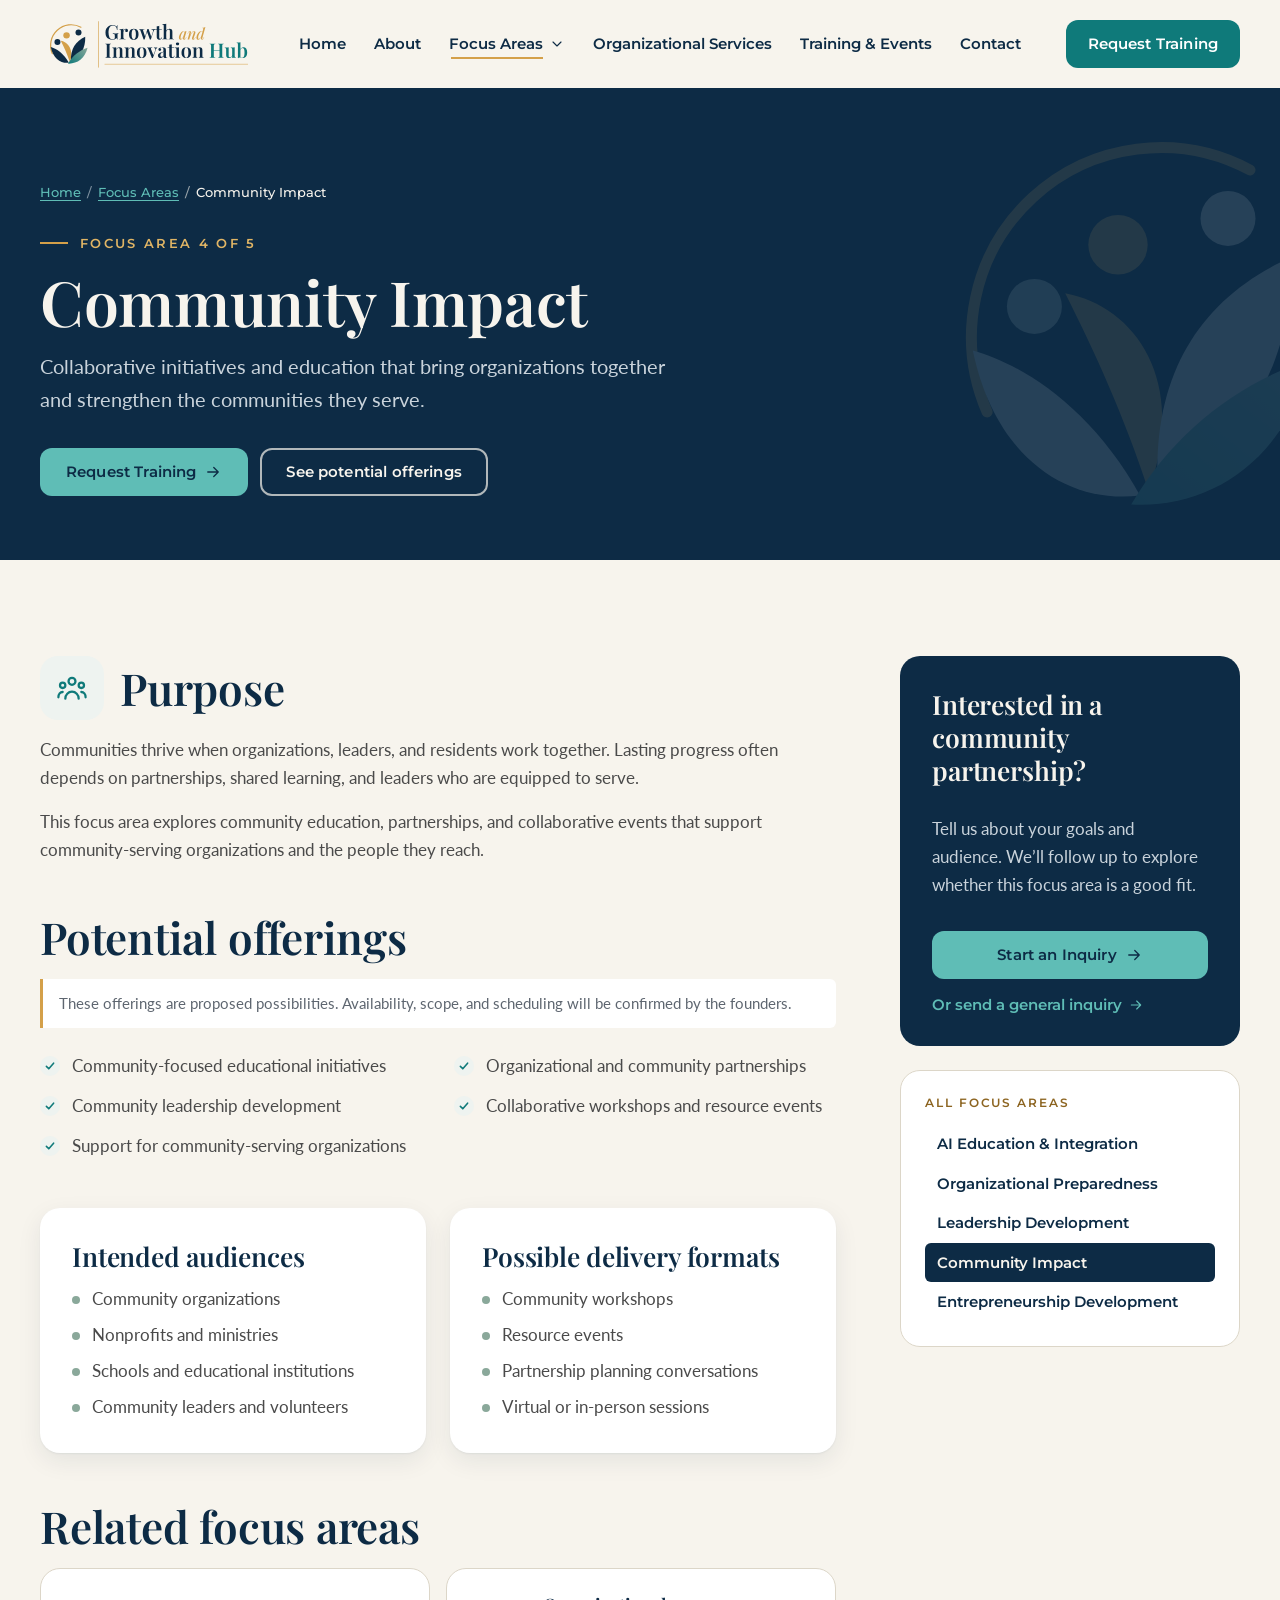
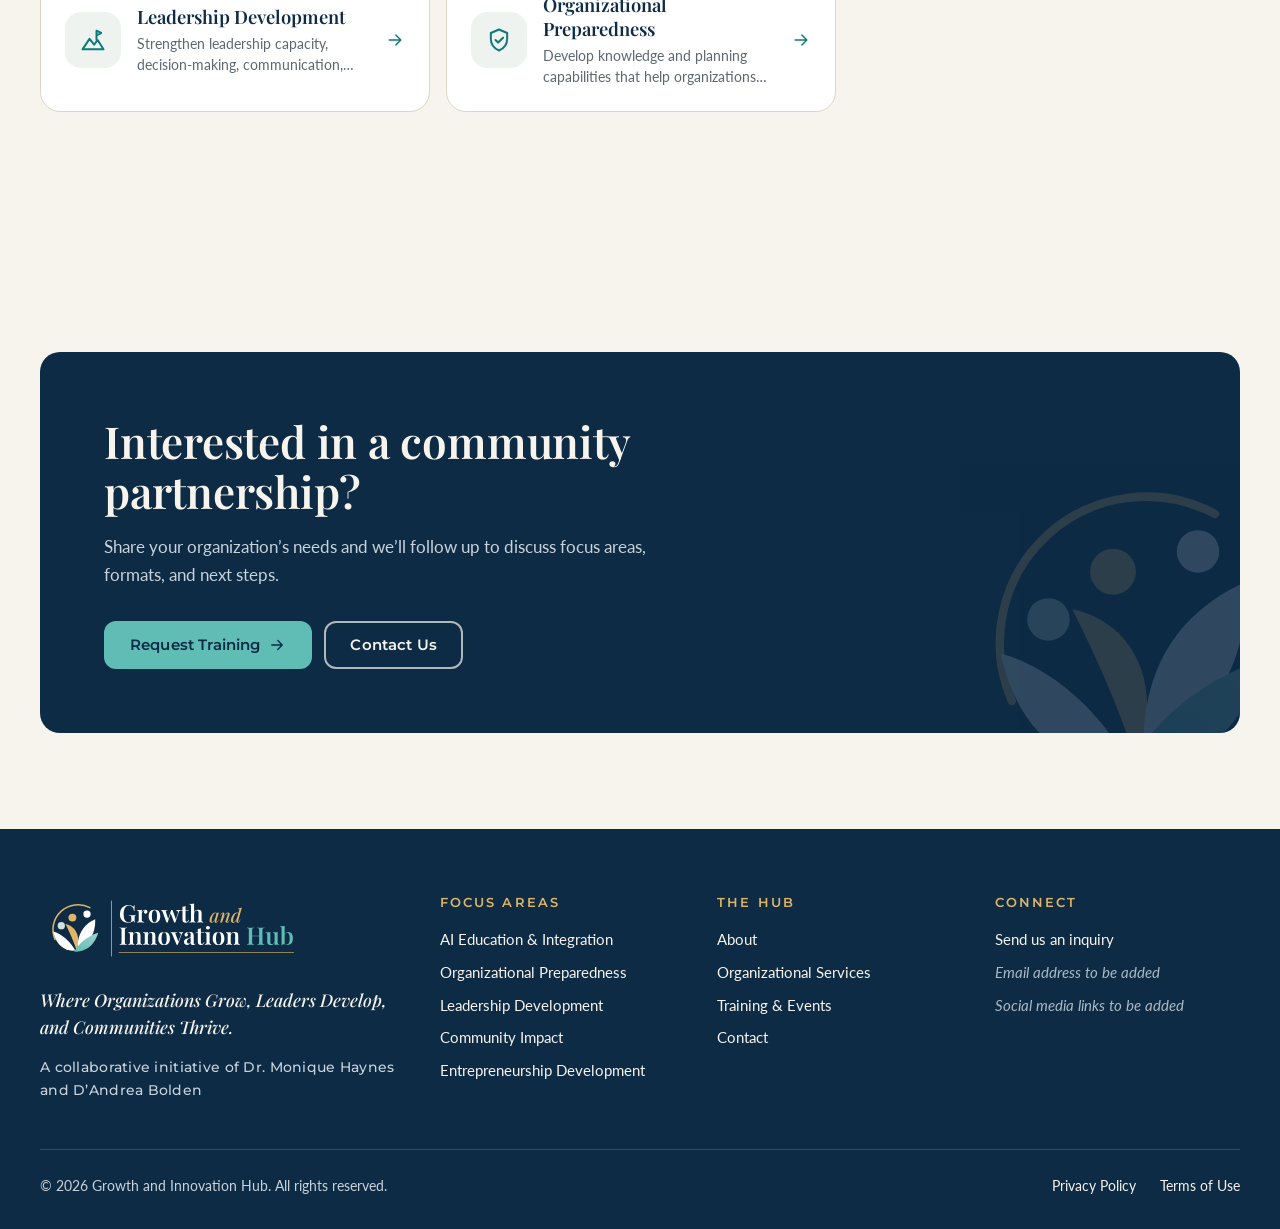
<file: community-impact.html>
<!DOCTYPE html>
<html lang="en" class="no-js">
<head>
  <meta charset="utf-8">
  <meta name="viewport" content="width=device-width, initial-scale=1">
  <title>Community Impact | Growth and Innovation Hub</title>
  <meta name="description" content="Community Impact at Growth and Innovation Hub: Support collaborative initiatives, community education, organizational partnerships, and opportunities for meaningful community advancement.">
  <!-- Canonical + Open Graph URLs use a placeholder domain; see README "Before launch". -->
  <link rel="canonical" href="https://YOUR-DOMAIN.example/community-impact.html">
  <meta property="og:type" content="website">
  <meta property="og:site_name" content="Growth and Innovation Hub">
  <meta property="og:title" content="Community Impact | Growth and Innovation Hub">
  <meta property="og:description" content="Community Impact at Growth and Innovation Hub: Support collaborative initiatives, community education, organizational partnerships, and opportunities for meaningful community advancement.">
  <meta property="og:url" content="https://YOUR-DOMAIN.example/community-impact.html">
  <meta property="og:image" content="https://YOUR-DOMAIN.example/assets/images/og-image.jpg">
  <meta name="twitter:card" content="summary_large_image">
  <meta name="theme-color" content="#0D2B45">
  <link rel="icon" href="assets/icons/favicon.svg" type="image/svg+xml">
  <link rel="icon" href="assets/icons/favicon-32.png" sizes="32x32" type="image/png">
  <link rel="apple-touch-icon" href="assets/icons/apple-touch-icon.png">
  <link rel="preconnect" href="https://fonts.googleapis.com">
  <link rel="preconnect" href="https://fonts.gstatic.com" crossorigin>
  <link rel="stylesheet" href="https://fonts.googleapis.com/css2?family=Lato:wght@400;700&amp;family=Montserrat:wght@500;600&amp;family=Playfair+Display:ital,wght@0,600;1,500&amp;display=swap">
  <link rel="stylesheet" href="css/styles.css">
  <link rel="stylesheet" href="css/responsive.css">
  <script src="js/main.js" defer></script>
</head>
<body>
<a class="skip-link" href="#main">Skip to main content</a>
<header class="site-header" id="top">
  <div class="container header-inner">
    <a class="brand" href="index.html" aria-label="Growth and Innovation Hub home">
      <img src="assets/logos/gih-primary-horizontal-no-tagline.svg" alt="Growth and Innovation Hub" width="210" height="58">
    </a>
    <nav class="primary-nav" aria-label="Main">
      <ul>
        <li><a href="index.html">Home</a></li>
        <li><a href="about.html">About</a></li>
        <li class="has-dropdown">
          <button class="dropdown-toggle is-current" type="button" aria-expanded="false" aria-controls="focus-menu">Focus Areas <svg viewBox="0 0 24 24" fill="none" stroke="currentColor" stroke-width="1.7" stroke-linecap="round" stroke-linejoin="round" aria-hidden="true" focusable="false"><path d="M6 9l6 6 6-6"/></svg></button>
          <ul class="dropdown" id="focus-menu"><li><a href="ai-education.html"><span class="dd-icon"><svg viewBox="0 0 24 24" fill="none" stroke="currentColor" stroke-width="1.7" stroke-linecap="round" stroke-linejoin="round" aria-hidden="true" focusable="false"><rect x="6" y="6" width="12" height="12" rx="2.5"/><path d="M9 3v3M15 3v3M9 18v3M15 18v3M3 9h3M3 15h3M18 9h3M18 15h3"/><path d="M12 9.2l.8 1.6 1.7.8-1.7.8-.8 1.7-.8-1.7-1.7-.8 1.7-.8z"/></svg></span>AI Education &amp; Integration</a></li><li><a href="organizational-preparedness.html"><span class="dd-icon"><svg viewBox="0 0 24 24" fill="none" stroke="currentColor" stroke-width="1.7" stroke-linecap="round" stroke-linejoin="round" aria-hidden="true" focusable="false"><path d="M12 3l7 3v5c0 4.6-3 8.4-7 10-4-1.6-7-5.4-7-10V6z"/><path d="M9 12l2.2 2.2L15.5 10"/></svg></span>Organizational Preparedness</a></li><li><a href="leadership-development.html"><span class="dd-icon"><svg viewBox="0 0 24 24" fill="none" stroke="currentColor" stroke-width="1.7" stroke-linecap="round" stroke-linejoin="round" aria-hidden="true" focusable="false"><path d="M3 20l6-9 4 5 3-4 5 8z"/><path d="M15 12V4l4 2-4 2"/></svg></span>Leadership Development</a></li><li><a href="community-impact.html" aria-current="page"><span class="dd-icon"><svg viewBox="0 0 24 24" fill="none" stroke="currentColor" stroke-width="1.7" stroke-linecap="round" stroke-linejoin="round" aria-hidden="true" focusable="false"><circle cx="12" cy="7" r="2.6"/><circle cx="5" cy="10" r="2"/><circle cx="19" cy="10" r="2"/><path d="M7 20c0-3 2.2-5.2 5-5.2s5 2.2 5 5.2M1.8 19c0-2.3 1.4-4 3.2-4M22.2 19c0-2.3-1.4-4-3.2-4"/></svg></span>Community Impact</a></li><li><a href="entrepreneurship-development.html"><span class="dd-icon"><svg viewBox="0 0 24 24" fill="none" stroke="currentColor" stroke-width="1.7" stroke-linecap="round" stroke-linejoin="round" aria-hidden="true" focusable="false"><path d="M12 21v-9"/><path d="M12 12c0-4.2 3.1-7 8-7 0 5-3.2 7-8 7z"/><path d="M12 14.5c0-3.3-2.5-5.5-6.5-5.5 0 3.7 2.6 5.5 6.5 5.5z"/></svg></span>Entrepreneurship Development</a></li></ul>
        </li>
        <li><a href="organizational-services.html">Organizational Services</a></li><li><a href="training-events.html">Training &amp; Events</a></li><li><a href="contact.html">Contact</a></li>
      </ul>
    </nav>
    <a class="btn btn-primary header-cta" href="organizational-services.html#inquiry">Request Training</a>
    <button class="menu-toggle" type="button" aria-expanded="false" aria-controls="mobile-nav">
      <span class="bars" aria-hidden="true"><span></span><span></span><span></span></span><span class="menu-label">Menu</span>
    </button>
  </div>
  <nav class="mobile-nav" id="mobile-nav" aria-label="Mobile">
    <ul>
      <li><a href="index.html">Home</a></li>
      <li><a href="about.html">About</a></li>
      <li class="mobile-group"><span class="mobile-group-label">Focus Areas</span><ul><li><a href="ai-education.html">AI Education &amp; Integration</a></li><li><a href="organizational-preparedness.html">Organizational Preparedness</a></li><li><a href="leadership-development.html">Leadership Development</a></li><li><a href="community-impact.html" aria-current="page">Community Impact</a></li><li><a href="entrepreneurship-development.html">Entrepreneurship Development</a></li></ul></li>
      <li><a href="organizational-services.html">Organizational Services</a></li><li><a href="training-events.html">Training &amp; Events</a></li><li><a href="contact.html">Contact</a></li>
    </ul>
    <a class="btn btn-primary" href="organizational-services.html#inquiry">Request Training</a>
  </nav>
</header>
<main id="main" tabindex="-1">
<section class="page-hero on-navy">
  <img class="hero-mark" src="assets/logos/gih-icon-mark-reversed.svg" alt="" aria-hidden="true">
  <div class="container">
    <nav class="breadcrumb" aria-label="Breadcrumb"><ol><li><a href="index.html">Home</a></li> <li><a href="index.html#focus-areas">Focus Areas</a></li><li aria-current="page">Community Impact</li></ol></nav>
    <p class="eyebrow">Focus area 4 of 5</p>
    <h1>Community Impact</h1>
    <p class="lede">Collaborative initiatives and education that bring organizations together and strengthen the communities they serve.</p><div class="btn-row hero-btns"><a class="btn btn-primary" href="organizational-services.html?focus=community-impact#inquiry">Request Training <svg viewBox="0 0 24 24" fill="none" stroke="currentColor" stroke-width="1.7" stroke-linecap="round" stroke-linejoin="round" aria-hidden="true" focusable="false"><path d="M5 12h14M13 6l6 6-6 6"/></svg></a><a class="btn btn-secondary" href="#offerings">See potential offerings</a></div>
  </div>
</section>

<section class="section">
  <div class="container focus-layout">
    <div class="focus-main">
      <section aria-labelledby="purpose-title" class="focus-block">
        <div class="focus-block-head"><span class="focus-icon lg"><svg viewBox="0 0 24 24" fill="none" stroke="currentColor" stroke-width="1.7" stroke-linecap="round" stroke-linejoin="round" aria-hidden="true" focusable="false"><circle cx="12" cy="7" r="2.6"/><circle cx="5" cy="10" r="2"/><circle cx="19" cy="10" r="2"/><path d="M7 20c0-3 2.2-5.2 5-5.2s5 2.2 5 5.2M1.8 19c0-2.3 1.4-4 3.2-4M22.2 19c0-2.3-1.4-4-3.2-4"/></svg></span><h2 id="purpose-title">Purpose</h2></div>
        <p>Communities thrive when organizations, leaders, and residents work together. Lasting progress often depends on partnerships, shared learning, and leaders who are equipped to serve.</p><p>This focus area explores community education, partnerships, and collaborative events that support community-serving organizations and the people they reach.</p>
      </section>

      <section aria-labelledby="offerings-title" class="focus-block" id="offerings">
        <h2 id="offerings-title">Potential offerings</h2>
        <p class="note">These offerings are proposed possibilities. Availability, scope, and scheduling will be confirmed by the founders.</p>
        <ul class="check-list cols"><li>Community-focused educational initiatives</li><li>Organizational and community partnerships</li><li>Community leadership development</li><li>Collaborative workshops and resource events</li><li>Support for community-serving organizations</li></ul>
      </section>

      <div class="two-up">
        <section aria-labelledby="aud-title" class="info-card">
          <h2 id="aud-title" class="h3">Intended audiences</h2>
          <ul class="dot-list"><li>Community organizations</li><li>Nonprofits and ministries</li><li>Schools and educational institutions</li><li>Community leaders and volunteers</li></ul>
        </section>
        <section aria-labelledby="fmt-title" class="info-card">
          <h2 id="fmt-title" class="h3">Possible delivery formats</h2>
          <ul class="dot-list"><li>Community workshops</li><li>Resource events</li><li>Partnership planning conversations</li><li>Virtual or in-person sessions</li></ul>
        </section>
      </div>

      <section aria-labelledby="related-title" class="focus-block">
        <h2 id="related-title">Related focus areas</h2>
        <div class="related-grid"><a class="related-card" href="leadership-development.html"><span class="focus-icon"><svg viewBox="0 0 24 24" fill="none" stroke="currentColor" stroke-width="1.7" stroke-linecap="round" stroke-linejoin="round" aria-hidden="true" focusable="false"><path d="M3 20l6-9 4 5 3-4 5 8z"/><path d="M15 12V4l4 2-4 2"/></svg></span><span><span class="related-title">Leadership Development</span><span class="related-desc">Strengthen leadership capacity, decision-making, communication, and the ability to guide teams and organizations.</span></span><svg viewBox="0 0 24 24" fill="none" stroke="currentColor" stroke-width="1.7" stroke-linecap="round" stroke-linejoin="round" aria-hidden="true" focusable="false"><path d="M5 12h14M13 6l6 6-6 6"/></svg></a><a class="related-card" href="organizational-preparedness.html"><span class="focus-icon"><svg viewBox="0 0 24 24" fill="none" stroke="currentColor" stroke-width="1.7" stroke-linecap="round" stroke-linejoin="round" aria-hidden="true" focusable="false"><path d="M12 3l7 3v5c0 4.6-3 8.4-7 10-4-1.6-7-5.4-7-10V6z"/><path d="M9 12l2.2 2.2L15.5 10"/></svg></span><span><span class="related-title">Organizational Preparedness</span><span class="related-desc">Develop knowledge and planning capabilities that help organizations prepare for changing circumstances and strengthen readiness.</span></span><svg viewBox="0 0 24 24" fill="none" stroke="currentColor" stroke-width="1.7" stroke-linecap="round" stroke-linejoin="round" aria-hidden="true" focusable="false"><path d="M5 12h14M13 6l6 6-6 6"/></svg></a></div>
      </section>
    </div>

    <aside class="focus-aside" aria-label="Focus area navigation and inquiry">
      <div class="aside-card on-navy">
        <h2 class="h3">Interested in a community partnership?</h2>
        <p>Tell us about your goals and audience. We&rsquo;ll follow up to explore whether this focus area is a good fit.</p>
        <a class="btn btn-primary" href="contact.html?type=partnership#inquiry">Start an Inquiry <svg viewBox="0 0 24 24" fill="none" stroke="currentColor" stroke-width="1.7" stroke-linecap="round" stroke-linejoin="round" aria-hidden="true" focusable="false"><path d="M5 12h14M13 6l6 6-6 6"/></svg></a>
        <a class="text-link" href="contact.html">Or send a general inquiry <svg viewBox="0 0 24 24" fill="none" stroke="currentColor" stroke-width="1.7" stroke-linecap="round" stroke-linejoin="round" aria-hidden="true" focusable="false"><path d="M5 12h14M13 6l6 6-6 6"/></svg></a>
      </div>
      <nav class="aside-nav" aria-label="All focus areas">
        <h2 class="aside-nav-title">All focus areas</h2>
        <ul><li><a href="ai-education.html">AI Education &amp; Integration</a></li><li><a href="organizational-preparedness.html">Organizational Preparedness</a></li><li><a href="leadership-development.html">Leadership Development</a></li><li><a href="community-impact.html" aria-current="page">Community Impact</a></li><li><a href="entrepreneurship-development.html">Entrepreneurship Development</a></li></ul>
      </nav>
    </aside>
  </div>
</section>

<section class="section">
  <div class="container">
    <div class="cta-band on-navy reveal">
      <img class="cta-mark" src="assets/logos/gih-icon-mark-reversed.svg" alt="" aria-hidden="true">
      <h2>Interested in a community partnership?</h2>
      <p>Share your organization&rsquo;s needs and we&rsquo;ll follow up to discuss focus areas, formats, and next steps.</p>
      <div class="btn-row"><a class="btn btn-primary" href="organizational-services.html?focus=community-impact#inquiry">Request Training<svg viewBox="0 0 24 24" fill="none" stroke="currentColor" stroke-width="1.7" stroke-linecap="round" stroke-linejoin="round" aria-hidden="true" focusable="false"><path d="M5 12h14M13 6l6 6-6 6"/></svg></a><a class="btn btn-secondary" href="contact.html">Contact Us</a></div>
    </div>
  </div>
</section>
</main>
<footer class="site-footer on-navy">
  <div class="container">
    <div class="footer-grid">
      <div class="footer-brand">
        <a href="index.html" aria-label="Growth and Innovation Hub home"><img src="assets/logos/gih-primary-horizontal-reversed-no-tagline.svg" alt="Growth and Innovation Hub" width="280" height="78"></a>
        <p class="footer-tagline">Where Organizations Grow, Leaders Develop, and Communities Thrive.</p>
        <p class="credit-line">A collaborative initiative of Dr. Monique Haynes and D&rsquo;Andrea Bolden</p>
      </div>
      <div>
        <h2>Focus Areas</h2>
        <ul><li><a href="ai-education.html">AI Education &amp; Integration</a></li><li><a href="organizational-preparedness.html">Organizational Preparedness</a></li><li><a href="leadership-development.html">Leadership Development</a></li><li><a href="community-impact.html">Community Impact</a></li><li><a href="entrepreneurship-development.html">Entrepreneurship Development</a></li></ul>
      </div>
      <div>
        <h2>The Hub</h2>
        <ul>
          <li><a href="about.html">About</a></li>
          <li><a href="organizational-services.html">Organizational Services</a></li>
          <li><a href="training-events.html">Training &amp; Events</a></li>
          <li><a href="contact.html">Contact</a></li>
        </ul>
      </div>
      <div>
        <h2>Connect</h2>
        <ul class="footer-contact">
          <li><a href="contact.html">Send us an inquiry</a></li>
          <li><span class="pending-inline">Email address to be added</span></li>
          <li><span class="pending-inline">Social media links to be added</span></li>
        </ul>
      </div>
    </div>
    <div class="footer-bottom">
      <p>&copy; 2026 Growth and Innovation Hub. All rights reserved.</p>
      <ul class="legal-links">
        <li><a href="privacy.html">Privacy Policy</a></li>
        <li><a href="terms.html">Terms of Use</a></li>
      </ul>
    </div>
  </div>
</footer>
</body>
</html>
</file>
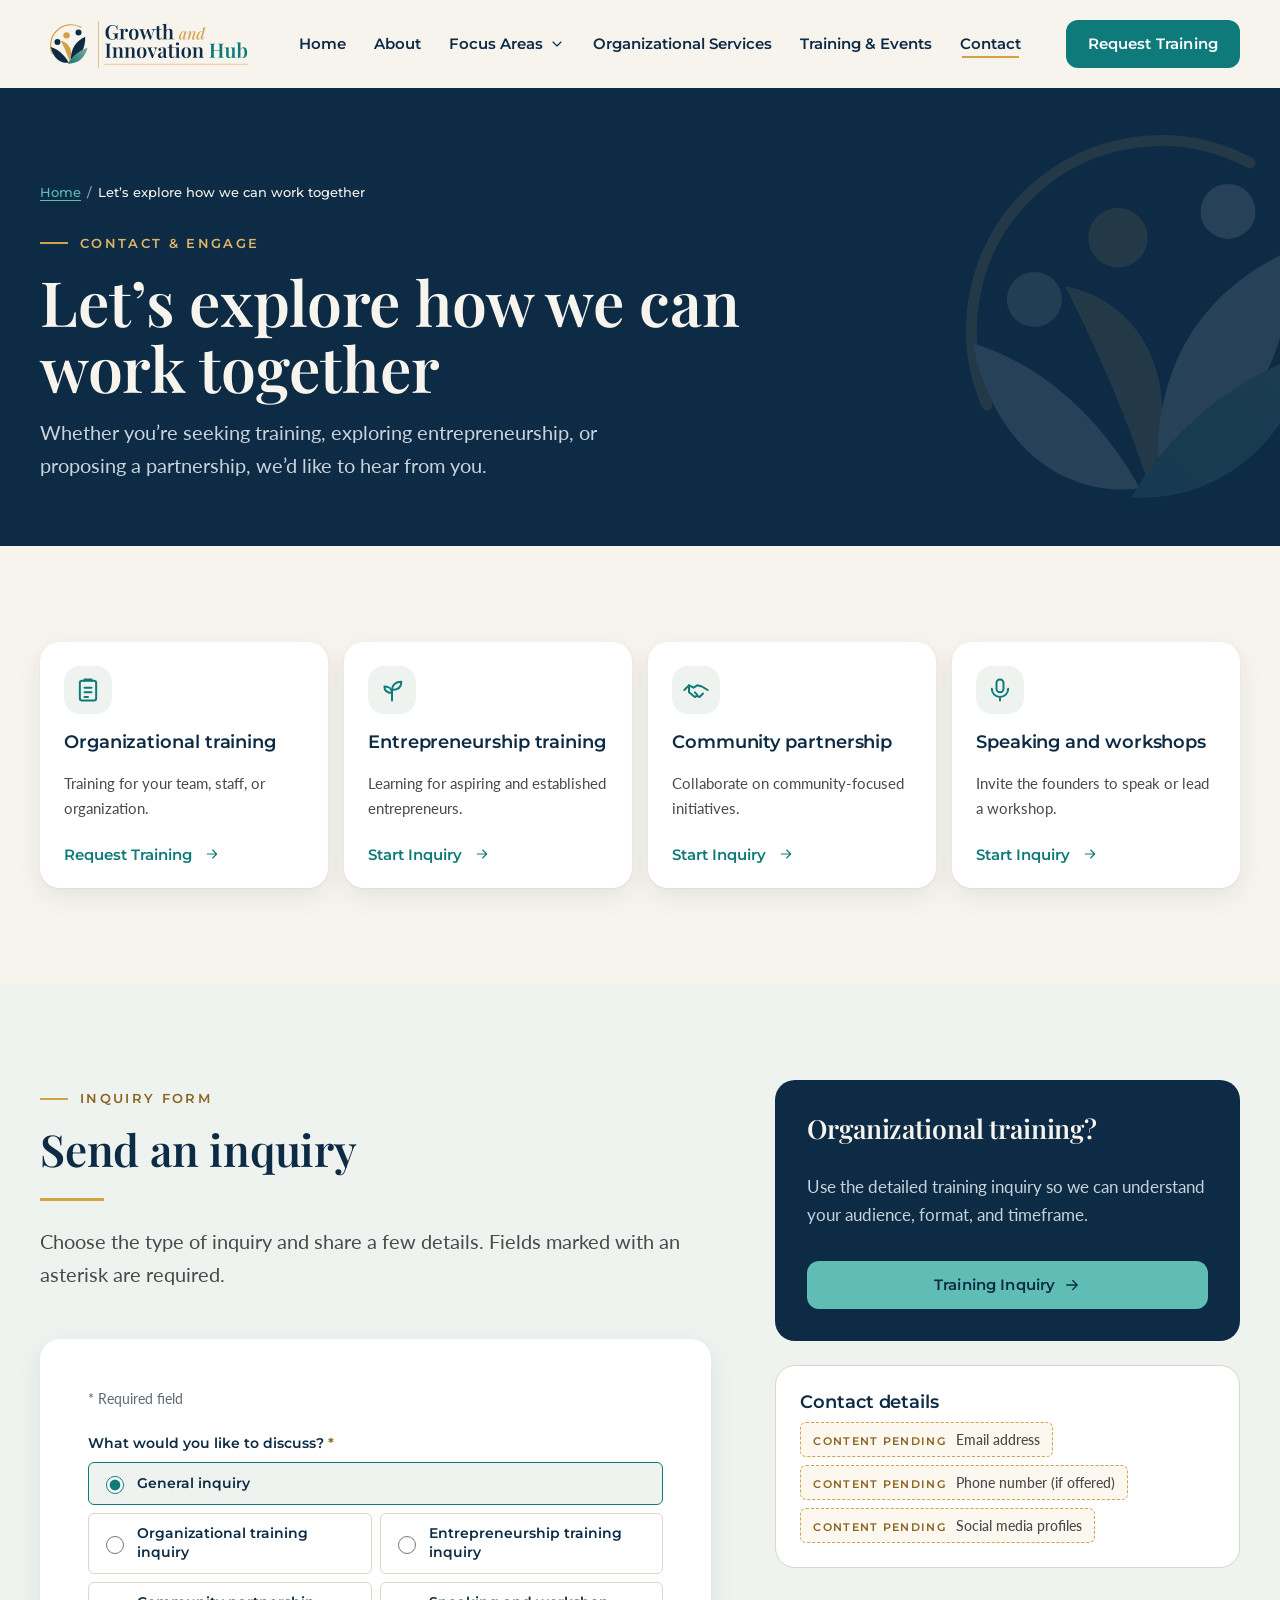
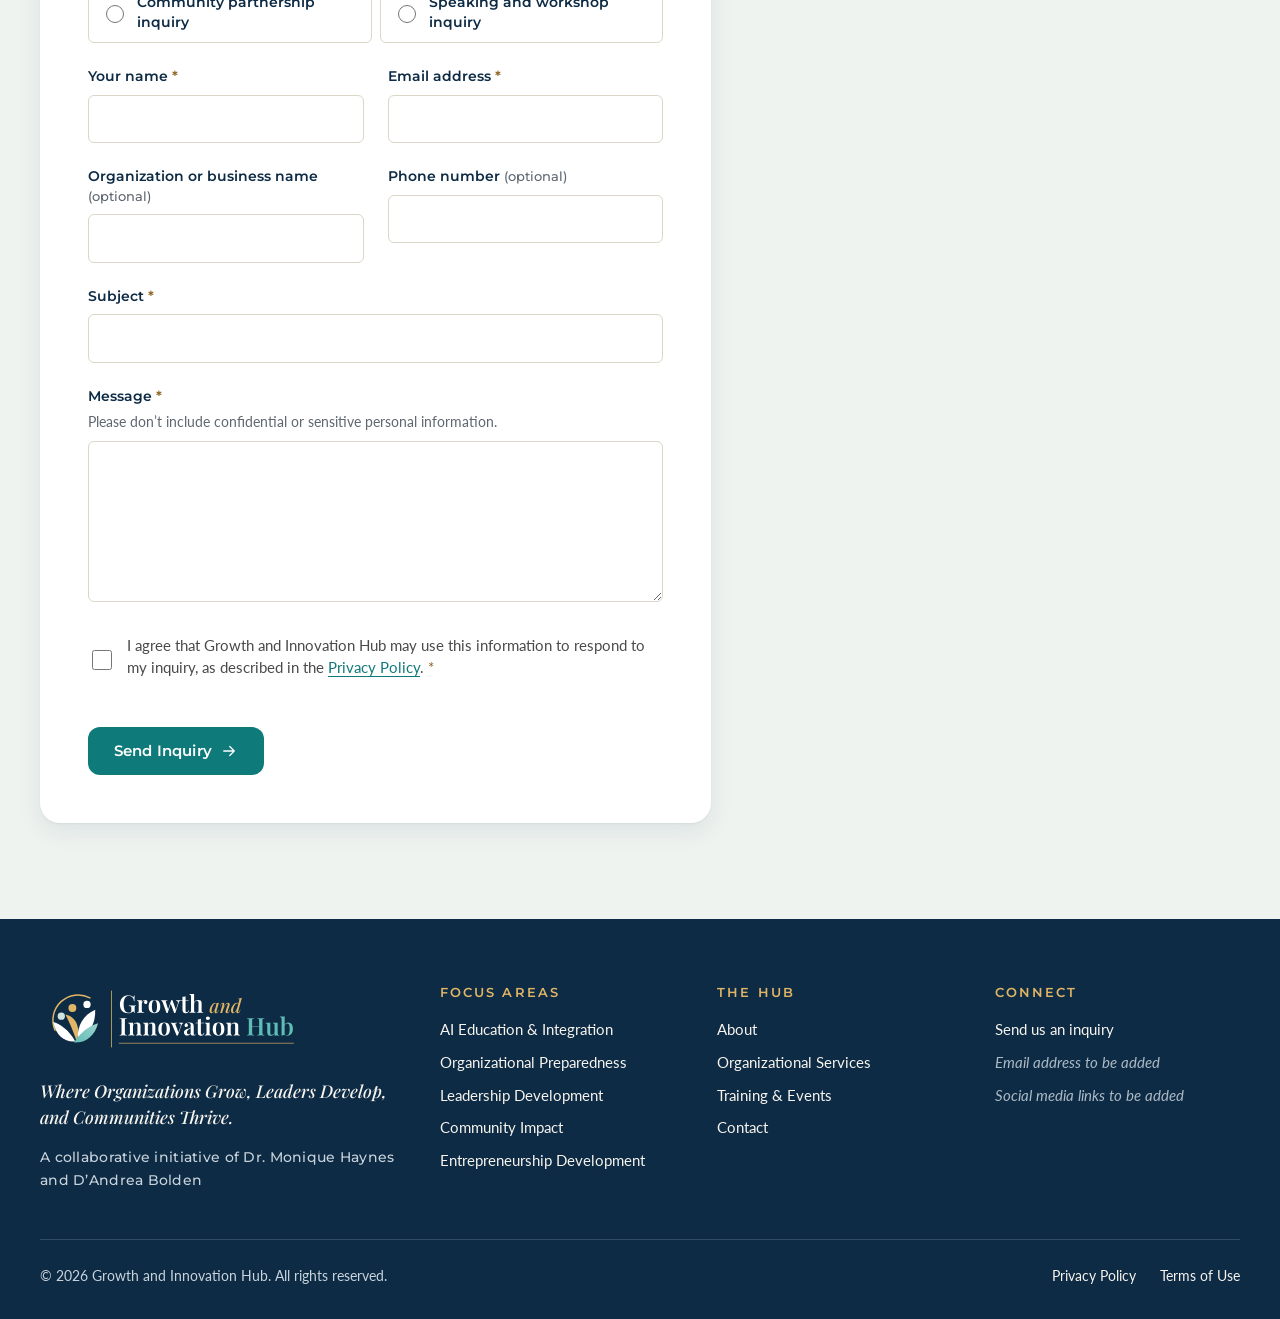
<file: contact.html>
<!DOCTYPE html>
<html lang="en" class="no-js">
<head>
  <meta charset="utf-8">
  <meta name="viewport" content="width=device-width, initial-scale=1">
  <title>Contact & Engage | Growth and Innovation Hub</title>
  <meta name="description" content="Contact Growth and Innovation Hub about organizational training, entrepreneurship training, community partnerships, or speaking and workshops.">
  <!-- Canonical + Open Graph URLs use a placeholder domain; see README "Before launch". -->
  <link rel="canonical" href="https://YOUR-DOMAIN.example/contact.html">
  <meta property="og:type" content="website">
  <meta property="og:site_name" content="Growth and Innovation Hub">
  <meta property="og:title" content="Contact & Engage | Growth and Innovation Hub">
  <meta property="og:description" content="Contact Growth and Innovation Hub about organizational training, entrepreneurship training, community partnerships, or speaking and workshops.">
  <meta property="og:url" content="https://YOUR-DOMAIN.example/contact.html">
  <meta property="og:image" content="https://YOUR-DOMAIN.example/assets/images/og-image.jpg">
  <meta name="twitter:card" content="summary_large_image">
  <meta name="theme-color" content="#0D2B45">
  <link rel="icon" href="assets/icons/favicon.svg" type="image/svg+xml">
  <link rel="icon" href="assets/icons/favicon-32.png" sizes="32x32" type="image/png">
  <link rel="apple-touch-icon" href="assets/icons/apple-touch-icon.png">
  <link rel="preconnect" href="https://fonts.googleapis.com">
  <link rel="preconnect" href="https://fonts.gstatic.com" crossorigin>
  <link rel="stylesheet" href="https://fonts.googleapis.com/css2?family=Lato:wght@400;700&amp;family=Montserrat:wght@500;600&amp;family=Playfair+Display:ital,wght@0,600;1,500&amp;display=swap">
  <link rel="stylesheet" href="css/styles.css">
  <link rel="stylesheet" href="css/responsive.css">
  <script src="js/main.js" defer></script>
  <script src="js/form-config.js" defer></script>
  <script src="js/forms.js" defer></script>
</head>
<body>
<a class="skip-link" href="#main">Skip to main content</a>
<header class="site-header" id="top">
  <div class="container header-inner">
    <a class="brand" href="index.html" aria-label="Growth and Innovation Hub home">
      <img src="assets/logos/gih-primary-horizontal-no-tagline.svg" alt="Growth and Innovation Hub" width="210" height="58">
    </a>
    <nav class="primary-nav" aria-label="Main">
      <ul>
        <li><a href="index.html">Home</a></li>
        <li><a href="about.html">About</a></li>
        <li class="has-dropdown">
          <button class="dropdown-toggle" type="button" aria-expanded="false" aria-controls="focus-menu">Focus Areas <svg viewBox="0 0 24 24" fill="none" stroke="currentColor" stroke-width="1.7" stroke-linecap="round" stroke-linejoin="round" aria-hidden="true" focusable="false"><path d="M6 9l6 6 6-6"/></svg></button>
          <ul class="dropdown" id="focus-menu"><li><a href="ai-education.html"><span class="dd-icon"><svg viewBox="0 0 24 24" fill="none" stroke="currentColor" stroke-width="1.7" stroke-linecap="round" stroke-linejoin="round" aria-hidden="true" focusable="false"><rect x="6" y="6" width="12" height="12" rx="2.5"/><path d="M9 3v3M15 3v3M9 18v3M15 18v3M3 9h3M3 15h3M18 9h3M18 15h3"/><path d="M12 9.2l.8 1.6 1.7.8-1.7.8-.8 1.7-.8-1.7-1.7-.8 1.7-.8z"/></svg></span>AI Education &amp; Integration</a></li><li><a href="organizational-preparedness.html"><span class="dd-icon"><svg viewBox="0 0 24 24" fill="none" stroke="currentColor" stroke-width="1.7" stroke-linecap="round" stroke-linejoin="round" aria-hidden="true" focusable="false"><path d="M12 3l7 3v5c0 4.6-3 8.4-7 10-4-1.6-7-5.4-7-10V6z"/><path d="M9 12l2.2 2.2L15.5 10"/></svg></span>Organizational Preparedness</a></li><li><a href="leadership-development.html"><span class="dd-icon"><svg viewBox="0 0 24 24" fill="none" stroke="currentColor" stroke-width="1.7" stroke-linecap="round" stroke-linejoin="round" aria-hidden="true" focusable="false"><path d="M3 20l6-9 4 5 3-4 5 8z"/><path d="M15 12V4l4 2-4 2"/></svg></span>Leadership Development</a></li><li><a href="community-impact.html"><span class="dd-icon"><svg viewBox="0 0 24 24" fill="none" stroke="currentColor" stroke-width="1.7" stroke-linecap="round" stroke-linejoin="round" aria-hidden="true" focusable="false"><circle cx="12" cy="7" r="2.6"/><circle cx="5" cy="10" r="2"/><circle cx="19" cy="10" r="2"/><path d="M7 20c0-3 2.2-5.2 5-5.2s5 2.2 5 5.2M1.8 19c0-2.3 1.4-4 3.2-4M22.2 19c0-2.3-1.4-4-3.2-4"/></svg></span>Community Impact</a></li><li><a href="entrepreneurship-development.html"><span class="dd-icon"><svg viewBox="0 0 24 24" fill="none" stroke="currentColor" stroke-width="1.7" stroke-linecap="round" stroke-linejoin="round" aria-hidden="true" focusable="false"><path d="M12 21v-9"/><path d="M12 12c0-4.2 3.1-7 8-7 0 5-3.2 7-8 7z"/><path d="M12 14.5c0-3.3-2.5-5.5-6.5-5.5 0 3.7 2.6 5.5 6.5 5.5z"/></svg></span>Entrepreneurship Development</a></li></ul>
        </li>
        <li><a href="organizational-services.html">Organizational Services</a></li><li><a href="training-events.html">Training &amp; Events</a></li><li><a href="contact.html" aria-current="page">Contact</a></li>
      </ul>
    </nav>
    <a class="btn btn-primary header-cta" href="organizational-services.html#inquiry">Request Training</a>
    <button class="menu-toggle" type="button" aria-expanded="false" aria-controls="mobile-nav">
      <span class="bars" aria-hidden="true"><span></span><span></span><span></span></span><span class="menu-label">Menu</span>
    </button>
  </div>
  <nav class="mobile-nav" id="mobile-nav" aria-label="Mobile">
    <ul>
      <li><a href="index.html">Home</a></li>
      <li><a href="about.html">About</a></li>
      <li class="mobile-group"><span class="mobile-group-label">Focus Areas</span><ul><li><a href="ai-education.html">AI Education &amp; Integration</a></li><li><a href="organizational-preparedness.html">Organizational Preparedness</a></li><li><a href="leadership-development.html">Leadership Development</a></li><li><a href="community-impact.html">Community Impact</a></li><li><a href="entrepreneurship-development.html">Entrepreneurship Development</a></li></ul></li>
      <li><a href="organizational-services.html">Organizational Services</a></li><li><a href="training-events.html">Training &amp; Events</a></li><li><a href="contact.html" aria-current="page">Contact</a></li>
    </ul>
    <a class="btn btn-primary" href="organizational-services.html#inquiry">Request Training</a>
  </nav>
</header>
<main id="main" tabindex="-1">
<section class="page-hero on-navy">
  <img class="hero-mark" src="assets/logos/gih-icon-mark-reversed.svg" alt="" aria-hidden="true">
  <div class="container">
    <nav class="breadcrumb" aria-label="Breadcrumb"><ol><li><a href="index.html">Home</a></li><li aria-current="page">Let&rsquo;s explore how we can work together</li></ol></nav>
    <p class="eyebrow">Contact &amp; Engage</p>
    <h1>Let&rsquo;s explore how we can work together</h1>
    <p class="lede">Whether you&rsquo;re seeking training, exploring entrepreneurship, or proposing a partnership, we&rsquo;d like to hear from you.</p>
  </div>
</section>

<section class="section" aria-labelledby="paths-title">
  <div class="container">
    <h2 id="paths-title" class="visually-hidden">Ways to engage</h2>
    <ul class="path-grid"><li class="path-card"><span class="focus-icon"><svg viewBox="0 0 24 24" fill="none" stroke="currentColor" stroke-width="1.7" stroke-linecap="round" stroke-linejoin="round" aria-hidden="true" focusable="false"><rect x="5" y="4" width="14" height="17" rx="2"/><path d="M9 4V3h6v1M9 10h6M9 14h6M9 18h3"/></svg></span><h3 class="h4">Organizational training</h3><p>Training for your team, staff, or organization.</p><a class="text-link" href="organizational-services.html#inquiry" data-inquiry-type="training">Request Training<span class="visually-hidden">: Organizational training</span> <svg viewBox="0 0 24 24" fill="none" stroke="currentColor" stroke-width="1.7" stroke-linecap="round" stroke-linejoin="round" aria-hidden="true" focusable="false"><path d="M5 12h14M13 6l6 6-6 6"/></svg></a></li><li class="path-card"><span class="focus-icon"><svg viewBox="0 0 24 24" fill="none" stroke="currentColor" stroke-width="1.7" stroke-linecap="round" stroke-linejoin="round" aria-hidden="true" focusable="false"><path d="M12 21v-9"/><path d="M12 12c0-4.2 3.1-7 8-7 0 5-3.2 7-8 7z"/><path d="M12 14.5c0-3.3-2.5-5.5-6.5-5.5 0 3.7 2.6 5.5 6.5 5.5z"/></svg></span><h3 class="h4">Entrepreneurship training</h3><p>Learning for aspiring and established entrepreneurs.</p><a class="text-link" href="contact.html?type=entrepreneurship#inquiry" data-inquiry-type="entrepreneurship">Start Inquiry<span class="visually-hidden">: Entrepreneurship training</span> <svg viewBox="0 0 24 24" fill="none" stroke="currentColor" stroke-width="1.7" stroke-linecap="round" stroke-linejoin="round" aria-hidden="true" focusable="false"><path d="M5 12h14M13 6l6 6-6 6"/></svg></a></li><li class="path-card"><span class="focus-icon"><svg viewBox="0 0 24 24" fill="none" stroke="currentColor" stroke-width="1.7" stroke-linecap="round" stroke-linejoin="round" aria-hidden="true" focusable="false"><path d="M2 12l4-4 4 2 3-2 4 1 5 3"/><path d="M6 8v6l5 4 2-1 2 1 3-3"/><path d="M11 14l2 2"/></svg></span><h3 class="h4">Community partnership</h3><p>Collaborate on community-focused initiatives.</p><a class="text-link" href="contact.html?type=partnership#inquiry" data-inquiry-type="partnership">Start Inquiry<span class="visually-hidden">: Community partnership</span> <svg viewBox="0 0 24 24" fill="none" stroke="currentColor" stroke-width="1.7" stroke-linecap="round" stroke-linejoin="round" aria-hidden="true" focusable="false"><path d="M5 12h14M13 6l6 6-6 6"/></svg></a></li><li class="path-card"><span class="focus-icon"><svg viewBox="0 0 24 24" fill="none" stroke="currentColor" stroke-width="1.7" stroke-linecap="round" stroke-linejoin="round" aria-hidden="true" focusable="false"><rect x="9" y="3" width="6" height="11" rx="3"/><path d="M5 11a7 7 0 0014 0M12 18v3"/></svg></span><h3 class="h4">Speaking and workshops</h3><p>Invite the founders to speak or lead a workshop.</p><a class="text-link" href="contact.html?type=speaking#inquiry" data-inquiry-type="speaking">Start Inquiry<span class="visually-hidden">: Speaking and workshops</span> <svg viewBox="0 0 24 24" fill="none" stroke="currentColor" stroke-width="1.7" stroke-linecap="round" stroke-linejoin="round" aria-hidden="true" focusable="false"><path d="M5 12h14M13 6l6 6-6 6"/></svg></a></li></ul>
  </div>
</section>

<section class="section section-tint" id="inquiry" aria-labelledby="form-title">
  <div class="container split wide-left">
    <div>
      <div class="section-head">
        <p class="eyebrow">Inquiry form</p>
        <h2 id="form-title">Send an inquiry</h2>
        <hr class="gold-rule">
        <p class="lede">Choose the type of inquiry and share a few details. Fields marked with an asterisk are required.</p>
      </div>
      <div class="form-card">
        
        <form class="inquiry-form" id="contact-form" name="contact" data-form-name="contact" method="POST" data-netlify="true" netlify-honeypot="website">
      <input type="hidden" name="form-name" value="contact">
      <p class="form-required-note"><span class="req" aria-hidden="true">*</span> Required field</p>
      <div class="form-error-summary" tabindex="-1" hidden></div>
      <div class="form-grid">
        <fieldset class="field full inquiry-types">
          <legend>What would you like to discuss? <span class="req" aria-hidden="true">*</span></legend>
          <div class="checks radios"><label><input type="radio" name="inquiry-type" value="general" checked> <span>General inquiry</span></label><label><input type="radio" name="inquiry-type" value="training"> <span>Organizational training inquiry</span></label><label><input type="radio" name="inquiry-type" value="entrepreneurship"> <span>Entrepreneurship training inquiry</span></label><label><input type="radio" name="inquiry-type" value="partnership"> <span>Community partnership inquiry</span></label><label><input type="radio" name="inquiry-type" value="speaking"> <span>Speaking and workshop inquiry</span></label></div>
        </fieldset>
        <div class="field">
          <label for="c-name">Your name <span class="req" aria-hidden="true">*</span></label>
          <input type="text" id="c-name" name="c-name" aria-describedby="c-name-error" required autocomplete="name">
          <p class="error" id="c-name-error" aria-live="polite"></p>
        </div>
        <div class="field">
          <label for="c-email">Email address <span class="req" aria-hidden="true">*</span></label>
          <input type="email" id="c-email" name="c-email" aria-describedby="c-email-error" required autocomplete="email">
          <p class="error" id="c-email-error" aria-live="polite"></p>
        </div>
        <div class="field">
          <label for="c-org">Organization or business name <span class="optional">(optional)</span></label>
          <input type="text" id="c-org" name="c-org" aria-describedby="c-org-error" autocomplete="organization">
          <p class="error" id="c-org-error" aria-live="polite"></p>
        </div>
        <div class="field">
          <label for="c-phone">Phone number <span class="optional">(optional)</span></label>
          <input type="tel" id="c-phone" name="c-phone" aria-describedby="c-phone-error" autocomplete="tel">
          <p class="error" id="c-phone-error" aria-live="polite"></p>
        </div>
        <div class="field full">
          <label for="c-subject">Subject <span class="req" aria-hidden="true">*</span></label>
          <input type="text" id="c-subject" name="c-subject" aria-describedby="c-subject-error" required>
          <p class="error" id="c-subject-error" aria-live="polite"></p>
        </div>
        <div class="field full">
          <label for="c-message">Message <span class="req" aria-hidden="true">*</span></label><p class="hint" id="c-message-hint">Please don&rsquo;t include confidential or sensitive personal information.</p>
          <textarea id="c-message" name="c-message" aria-describedby="c-message-hint c-message-error" required rows="6"></textarea>
          <p class="error" id="c-message-error" aria-live="polite"></p>
        </div>
        <div class="field hp" aria-hidden="true"><label for="contact-form-website">Leave this field empty</label><input type="text" id="contact-form-website" name="website" tabindex="-1" autocomplete="off"></div>
        <div class="field full consent">
          <label class="check-inline"><input type="checkbox" id="contact-form-consent" name="consent" value="yes" required aria-describedby="contact-form-consent-error"> <span>I agree that Growth and Innovation Hub may use this information to respond to my inquiry, as described in the <a href="privacy.html">Privacy Policy</a>. <span class="req" aria-hidden="true">*</span></span></label>
          <p class="error" id="contact-form-consent-error" aria-live="polite"></p>
        </div>
      </div>
      <div class="form-actions">
        <button class="btn btn-primary" type="submit">Send Inquiry <svg viewBox="0 0 24 24" fill="none" stroke="currentColor" stroke-width="1.7" stroke-linecap="round" stroke-linejoin="round" aria-hidden="true" focusable="false"><path d="M5 12h14M13 6l6 6-6 6"/></svg></button>
      </div>
      <div class="form-status" role="status" aria-live="polite" tabindex="-1"></div>
    </form>
      </div>
    </div>
    <aside class="contact-aside">
      <div class="aside-card on-navy">
        <h2 class="h3">Organizational training?</h2>
        <p>Use the detailed training inquiry so we can understand your audience, format, and timeframe.</p>
        <a class="btn btn-primary" href="organizational-services.html#inquiry">Training Inquiry <svg viewBox="0 0 24 24" fill="none" stroke="currentColor" stroke-width="1.7" stroke-linecap="round" stroke-linejoin="round" aria-hidden="true" focusable="false"><path d="M5 12h14M13 6l6 6-6 6"/></svg></a>
      </div>
      <div class="contact-details">
        <h2 class="h4">Contact details</h2>
        <ul>
          <li><span class="pending" role="note"><span class="pending-label">Content pending</span> Email address</span></li>
          <li><span class="pending" role="note"><span class="pending-label">Content pending</span> Phone number (if offered)</span></li>
          <li><span class="pending" role="note"><span class="pending-label">Content pending</span> Social media profiles</span></li>
        </ul>
      </div>
    </aside>
  </div>
</section>
</main>
<footer class="site-footer on-navy">
  <div class="container">
    <div class="footer-grid">
      <div class="footer-brand">
        <a href="index.html" aria-label="Growth and Innovation Hub home"><img src="assets/logos/gih-primary-horizontal-reversed-no-tagline.svg" alt="Growth and Innovation Hub" width="280" height="78"></a>
        <p class="footer-tagline">Where Organizations Grow, Leaders Develop, and Communities Thrive.</p>
        <p class="credit-line">A collaborative initiative of Dr. Monique Haynes and D&rsquo;Andrea Bolden</p>
      </div>
      <div>
        <h2>Focus Areas</h2>
        <ul><li><a href="ai-education.html">AI Education &amp; Integration</a></li><li><a href="organizational-preparedness.html">Organizational Preparedness</a></li><li><a href="leadership-development.html">Leadership Development</a></li><li><a href="community-impact.html">Community Impact</a></li><li><a href="entrepreneurship-development.html">Entrepreneurship Development</a></li></ul>
      </div>
      <div>
        <h2>The Hub</h2>
        <ul>
          <li><a href="about.html">About</a></li>
          <li><a href="organizational-services.html">Organizational Services</a></li>
          <li><a href="training-events.html">Training &amp; Events</a></li>
          <li><a href="contact.html">Contact</a></li>
        </ul>
      </div>
      <div>
        <h2>Connect</h2>
        <ul class="footer-contact">
          <li><a href="contact.html">Send us an inquiry</a></li>
          <li><span class="pending-inline">Email address to be added</span></li>
          <li><span class="pending-inline">Social media links to be added</span></li>
        </ul>
      </div>
    </div>
    <div class="footer-bottom">
      <p>&copy; 2026 Growth and Innovation Hub. All rights reserved.</p>
      <ul class="legal-links">
        <li><a href="privacy.html">Privacy Policy</a></li>
        <li><a href="terms.html">Terms of Use</a></li>
      </ul>
    </div>
  </div>
</footer>
</body>
</html>
</file>
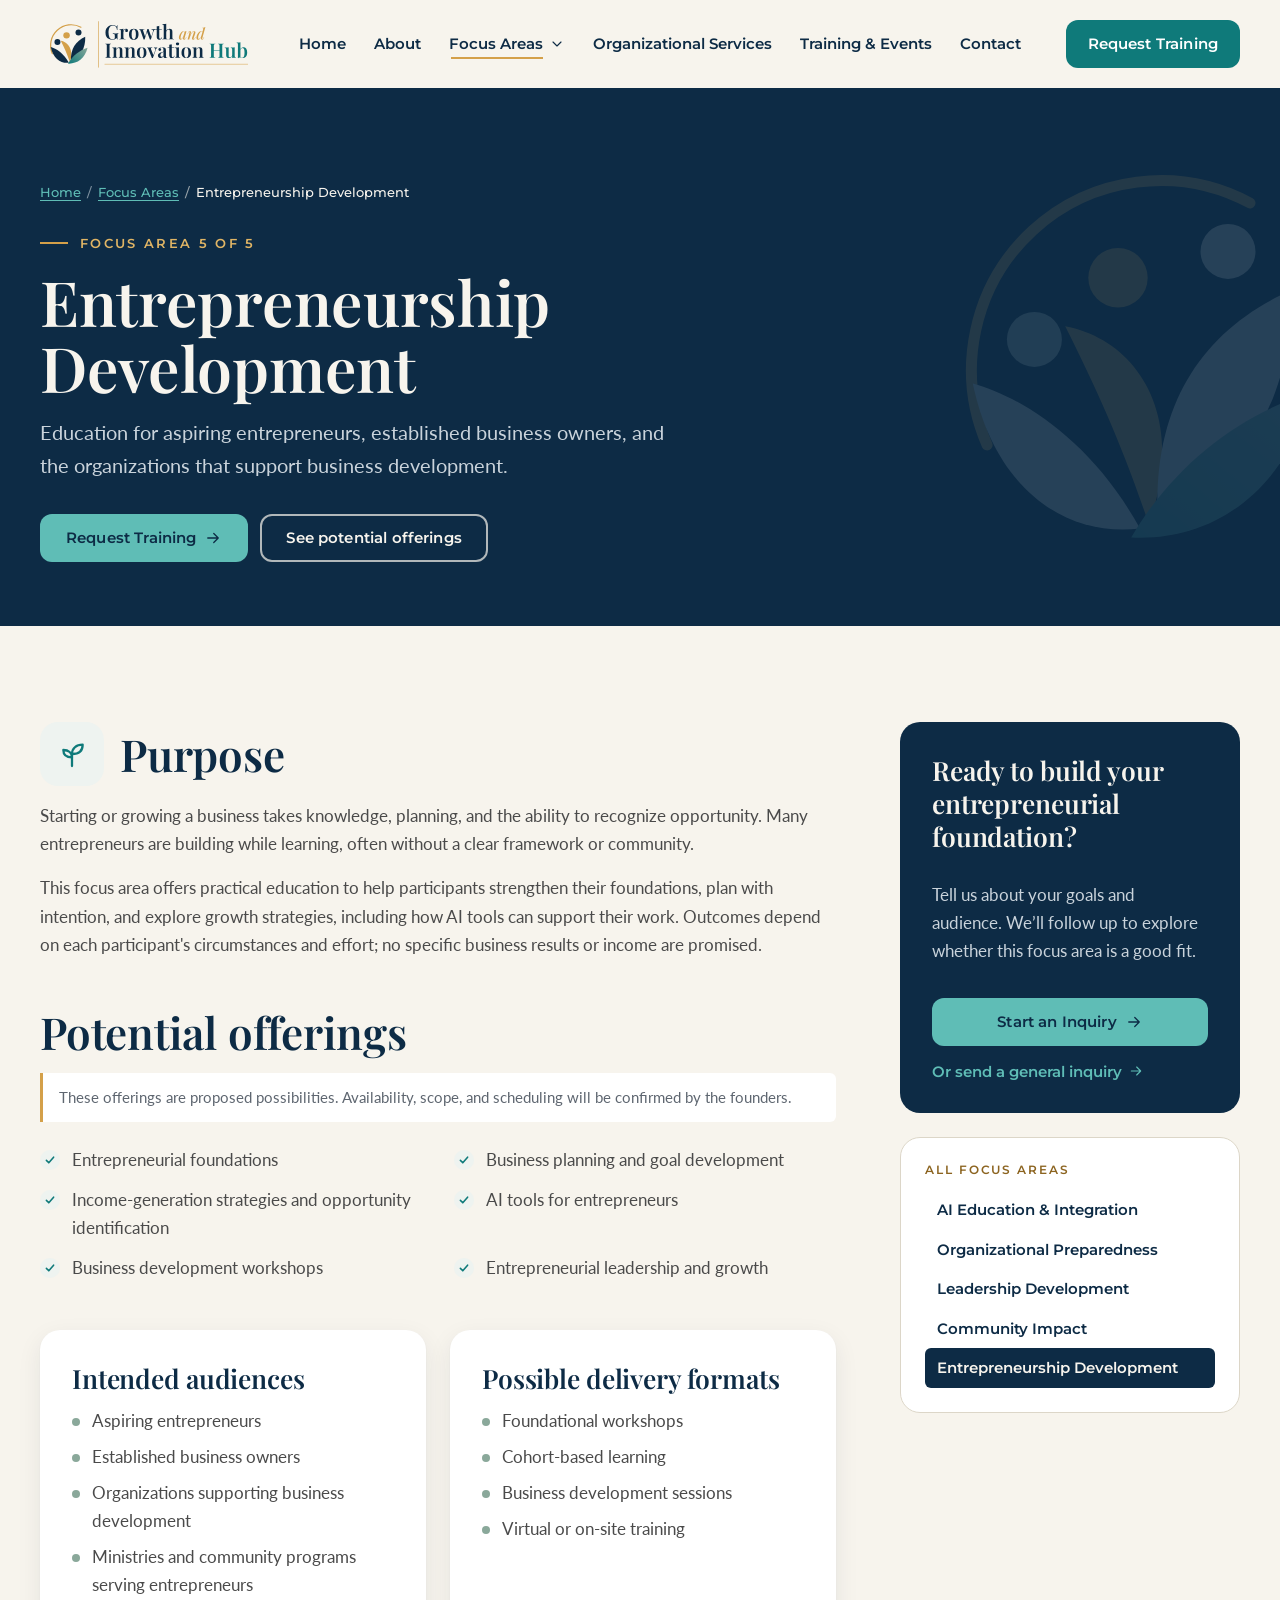
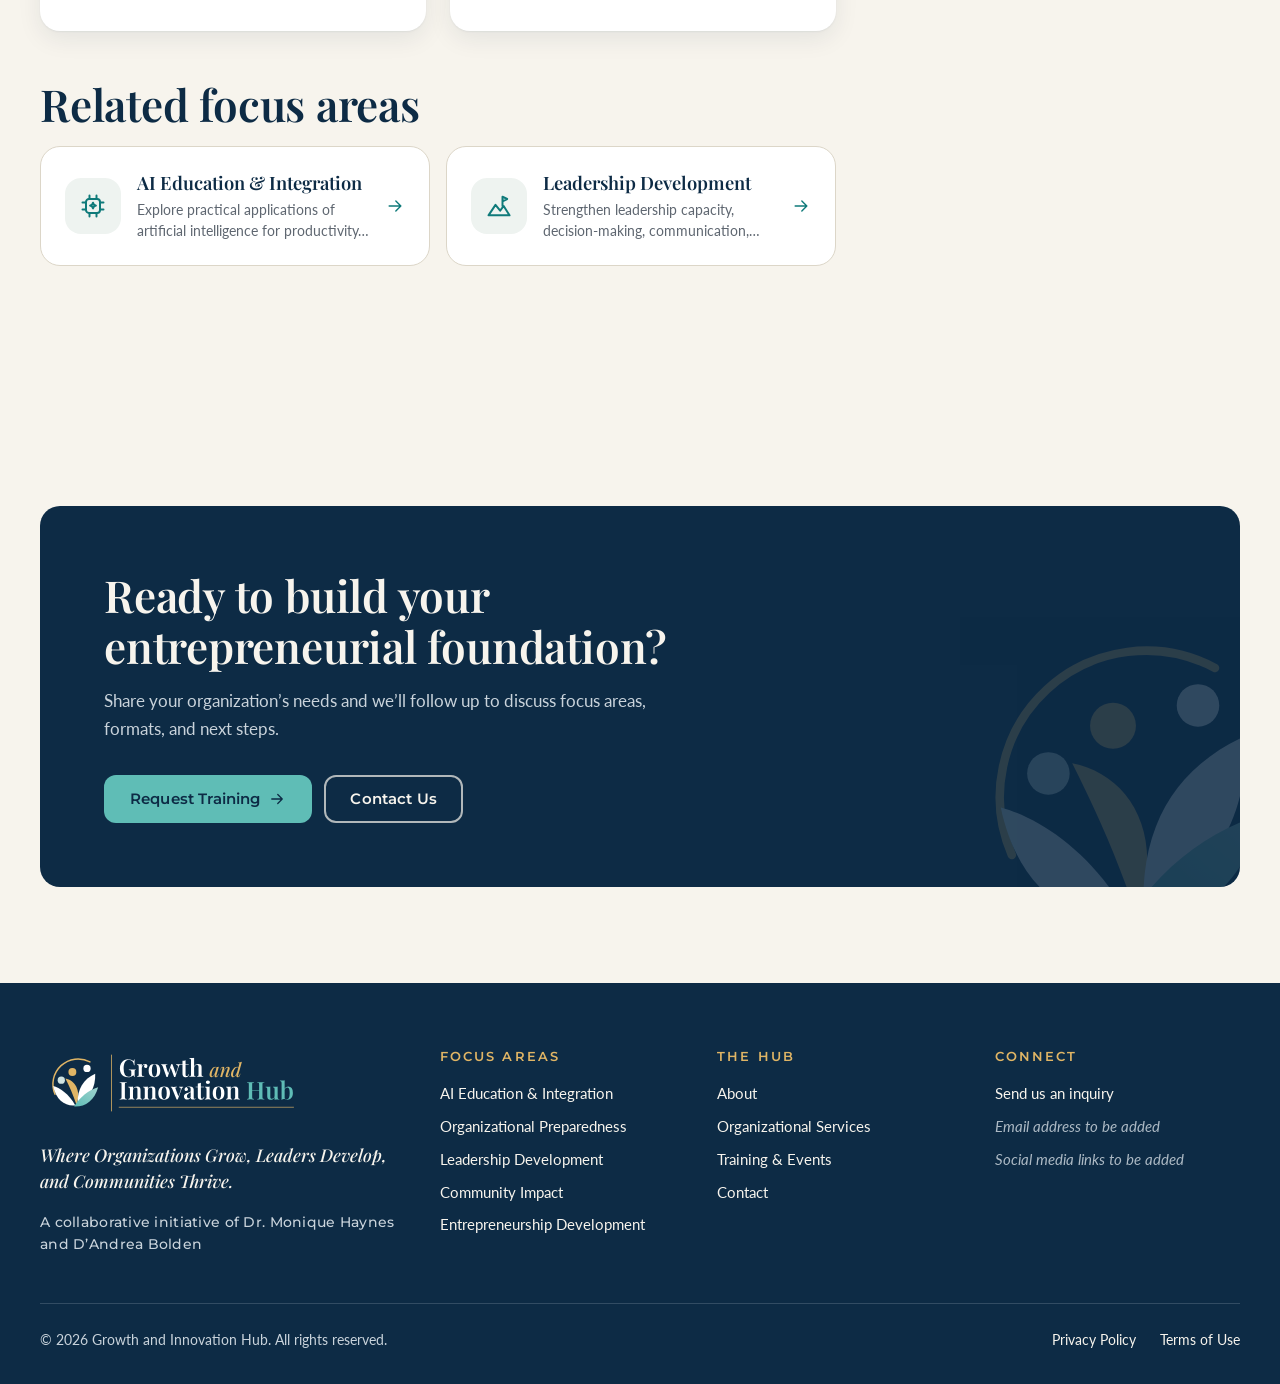
<file: entrepreneurship-development.html>
<!DOCTYPE html>
<html lang="en" class="no-js">
<head>
  <meta charset="utf-8">
  <meta name="viewport" content="width=device-width, initial-scale=1">
  <title>Entrepreneurship Development | Growth and Innovation Hub</title>
  <meta name="description" content="Entrepreneurship Development at Growth and Innovation Hub: Develop business knowledge, entrepreneurial skills, planning capabilities, and strategies for identifying opportunities for growth.">
  <!-- Canonical + Open Graph URLs use a placeholder domain; see README "Before launch". -->
  <link rel="canonical" href="https://YOUR-DOMAIN.example/entrepreneurship-development.html">
  <meta property="og:type" content="website">
  <meta property="og:site_name" content="Growth and Innovation Hub">
  <meta property="og:title" content="Entrepreneurship Development | Growth and Innovation Hub">
  <meta property="og:description" content="Entrepreneurship Development at Growth and Innovation Hub: Develop business knowledge, entrepreneurial skills, planning capabilities, and strategies for identifying opportunities for growth.">
  <meta property="og:url" content="https://YOUR-DOMAIN.example/entrepreneurship-development.html">
  <meta property="og:image" content="https://YOUR-DOMAIN.example/assets/images/og-image.jpg">
  <meta name="twitter:card" content="summary_large_image">
  <meta name="theme-color" content="#0D2B45">
  <link rel="icon" href="assets/icons/favicon.svg" type="image/svg+xml">
  <link rel="icon" href="assets/icons/favicon-32.png" sizes="32x32" type="image/png">
  <link rel="apple-touch-icon" href="assets/icons/apple-touch-icon.png">
  <link rel="preconnect" href="https://fonts.googleapis.com">
  <link rel="preconnect" href="https://fonts.gstatic.com" crossorigin>
  <link rel="stylesheet" href="https://fonts.googleapis.com/css2?family=Lato:wght@400;700&amp;family=Montserrat:wght@500;600&amp;family=Playfair+Display:ital,wght@0,600;1,500&amp;display=swap">
  <link rel="stylesheet" href="css/styles.css">
  <link rel="stylesheet" href="css/responsive.css">
  <script src="js/main.js" defer></script>
</head>
<body>
<a class="skip-link" href="#main">Skip to main content</a>
<header class="site-header" id="top">
  <div class="container header-inner">
    <a class="brand" href="index.html" aria-label="Growth and Innovation Hub home">
      <img src="assets/logos/gih-primary-horizontal-no-tagline.svg" alt="Growth and Innovation Hub" width="210" height="58">
    </a>
    <nav class="primary-nav" aria-label="Main">
      <ul>
        <li><a href="index.html">Home</a></li>
        <li><a href="about.html">About</a></li>
        <li class="has-dropdown">
          <button class="dropdown-toggle is-current" type="button" aria-expanded="false" aria-controls="focus-menu">Focus Areas <svg viewBox="0 0 24 24" fill="none" stroke="currentColor" stroke-width="1.7" stroke-linecap="round" stroke-linejoin="round" aria-hidden="true" focusable="false"><path d="M6 9l6 6 6-6"/></svg></button>
          <ul class="dropdown" id="focus-menu"><li><a href="ai-education.html"><span class="dd-icon"><svg viewBox="0 0 24 24" fill="none" stroke="currentColor" stroke-width="1.7" stroke-linecap="round" stroke-linejoin="round" aria-hidden="true" focusable="false"><rect x="6" y="6" width="12" height="12" rx="2.5"/><path d="M9 3v3M15 3v3M9 18v3M15 18v3M3 9h3M3 15h3M18 9h3M18 15h3"/><path d="M12 9.2l.8 1.6 1.7.8-1.7.8-.8 1.7-.8-1.7-1.7-.8 1.7-.8z"/></svg></span>AI Education &amp; Integration</a></li><li><a href="organizational-preparedness.html"><span class="dd-icon"><svg viewBox="0 0 24 24" fill="none" stroke="currentColor" stroke-width="1.7" stroke-linecap="round" stroke-linejoin="round" aria-hidden="true" focusable="false"><path d="M12 3l7 3v5c0 4.6-3 8.4-7 10-4-1.6-7-5.4-7-10V6z"/><path d="M9 12l2.2 2.2L15.5 10"/></svg></span>Organizational Preparedness</a></li><li><a href="leadership-development.html"><span class="dd-icon"><svg viewBox="0 0 24 24" fill="none" stroke="currentColor" stroke-width="1.7" stroke-linecap="round" stroke-linejoin="round" aria-hidden="true" focusable="false"><path d="M3 20l6-9 4 5 3-4 5 8z"/><path d="M15 12V4l4 2-4 2"/></svg></span>Leadership Development</a></li><li><a href="community-impact.html"><span class="dd-icon"><svg viewBox="0 0 24 24" fill="none" stroke="currentColor" stroke-width="1.7" stroke-linecap="round" stroke-linejoin="round" aria-hidden="true" focusable="false"><circle cx="12" cy="7" r="2.6"/><circle cx="5" cy="10" r="2"/><circle cx="19" cy="10" r="2"/><path d="M7 20c0-3 2.2-5.2 5-5.2s5 2.2 5 5.2M1.8 19c0-2.3 1.4-4 3.2-4M22.2 19c0-2.3-1.4-4-3.2-4"/></svg></span>Community Impact</a></li><li><a href="entrepreneurship-development.html" aria-current="page"><span class="dd-icon"><svg viewBox="0 0 24 24" fill="none" stroke="currentColor" stroke-width="1.7" stroke-linecap="round" stroke-linejoin="round" aria-hidden="true" focusable="false"><path d="M12 21v-9"/><path d="M12 12c0-4.2 3.1-7 8-7 0 5-3.2 7-8 7z"/><path d="M12 14.5c0-3.3-2.5-5.5-6.5-5.5 0 3.7 2.6 5.5 6.5 5.5z"/></svg></span>Entrepreneurship Development</a></li></ul>
        </li>
        <li><a href="organizational-services.html">Organizational Services</a></li><li><a href="training-events.html">Training &amp; Events</a></li><li><a href="contact.html">Contact</a></li>
      </ul>
    </nav>
    <a class="btn btn-primary header-cta" href="organizational-services.html#inquiry">Request Training</a>
    <button class="menu-toggle" type="button" aria-expanded="false" aria-controls="mobile-nav">
      <span class="bars" aria-hidden="true"><span></span><span></span><span></span></span><span class="menu-label">Menu</span>
    </button>
  </div>
  <nav class="mobile-nav" id="mobile-nav" aria-label="Mobile">
    <ul>
      <li><a href="index.html">Home</a></li>
      <li><a href="about.html">About</a></li>
      <li class="mobile-group"><span class="mobile-group-label">Focus Areas</span><ul><li><a href="ai-education.html">AI Education &amp; Integration</a></li><li><a href="organizational-preparedness.html">Organizational Preparedness</a></li><li><a href="leadership-development.html">Leadership Development</a></li><li><a href="community-impact.html">Community Impact</a></li><li><a href="entrepreneurship-development.html" aria-current="page">Entrepreneurship Development</a></li></ul></li>
      <li><a href="organizational-services.html">Organizational Services</a></li><li><a href="training-events.html">Training &amp; Events</a></li><li><a href="contact.html">Contact</a></li>
    </ul>
    <a class="btn btn-primary" href="organizational-services.html#inquiry">Request Training</a>
  </nav>
</header>
<main id="main" tabindex="-1">
<section class="page-hero on-navy">
  <img class="hero-mark" src="assets/logos/gih-icon-mark-reversed.svg" alt="" aria-hidden="true">
  <div class="container">
    <nav class="breadcrumb" aria-label="Breadcrumb"><ol><li><a href="index.html">Home</a></li> <li><a href="index.html#focus-areas">Focus Areas</a></li><li aria-current="page">Entrepreneurship Development</li></ol></nav>
    <p class="eyebrow">Focus area 5 of 5</p>
    <h1>Entrepreneurship Development</h1>
    <p class="lede">Education for aspiring entrepreneurs, established business owners, and the organizations that support business development.</p><div class="btn-row hero-btns"><a class="btn btn-primary" href="organizational-services.html?focus=entrepreneurship-development#inquiry">Request Training <svg viewBox="0 0 24 24" fill="none" stroke="currentColor" stroke-width="1.7" stroke-linecap="round" stroke-linejoin="round" aria-hidden="true" focusable="false"><path d="M5 12h14M13 6l6 6-6 6"/></svg></a><a class="btn btn-secondary" href="#offerings">See potential offerings</a></div>
  </div>
</section>

<section class="section">
  <div class="container focus-layout">
    <div class="focus-main">
      <section aria-labelledby="purpose-title" class="focus-block">
        <div class="focus-block-head"><span class="focus-icon lg"><svg viewBox="0 0 24 24" fill="none" stroke="currentColor" stroke-width="1.7" stroke-linecap="round" stroke-linejoin="round" aria-hidden="true" focusable="false"><path d="M12 21v-9"/><path d="M12 12c0-4.2 3.1-7 8-7 0 5-3.2 7-8 7z"/><path d="M12 14.5c0-3.3-2.5-5.5-6.5-5.5 0 3.7 2.6 5.5 6.5 5.5z"/></svg></span><h2 id="purpose-title">Purpose</h2></div>
        <p>Starting or growing a business takes knowledge, planning, and the ability to recognize opportunity. Many entrepreneurs are building while learning, often without a clear framework or community.</p><p>This focus area offers practical education to help participants strengthen their foundations, plan with intention, and explore growth strategies, including how AI tools can support their work. Outcomes depend on each participant's circumstances and effort; no specific business results or income are promised.</p>
      </section>

      <section aria-labelledby="offerings-title" class="focus-block" id="offerings">
        <h2 id="offerings-title">Potential offerings</h2>
        <p class="note">These offerings are proposed possibilities. Availability, scope, and scheduling will be confirmed by the founders.</p>
        <ul class="check-list cols"><li>Entrepreneurial foundations</li><li>Business planning and goal development</li><li>Income-generation strategies and opportunity identification</li><li>AI tools for entrepreneurs</li><li>Business development workshops</li><li>Entrepreneurial leadership and growth</li></ul>
      </section>

      <div class="two-up">
        <section aria-labelledby="aud-title" class="info-card">
          <h2 id="aud-title" class="h3">Intended audiences</h2>
          <ul class="dot-list"><li>Aspiring entrepreneurs</li><li>Established business owners</li><li>Organizations supporting business development</li><li>Ministries and community programs serving entrepreneurs</li></ul>
        </section>
        <section aria-labelledby="fmt-title" class="info-card">
          <h2 id="fmt-title" class="h3">Possible delivery formats</h2>
          <ul class="dot-list"><li>Foundational workshops</li><li>Cohort-based learning</li><li>Business development sessions</li><li>Virtual or on-site training</li></ul>
        </section>
      </div>

      <section aria-labelledby="related-title" class="focus-block">
        <h2 id="related-title">Related focus areas</h2>
        <div class="related-grid"><a class="related-card" href="ai-education.html"><span class="focus-icon"><svg viewBox="0 0 24 24" fill="none" stroke="currentColor" stroke-width="1.7" stroke-linecap="round" stroke-linejoin="round" aria-hidden="true" focusable="false"><rect x="6" y="6" width="12" height="12" rx="2.5"/><path d="M9 3v3M15 3v3M9 18v3M15 18v3M3 9h3M3 15h3M18 9h3M18 15h3"/><path d="M12 9.2l.8 1.6 1.7.8-1.7.8-.8 1.7-.8-1.7-1.7-.8 1.7-.8z"/></svg></span><span><span class="related-title">AI Education &amp; Integration</span><span class="related-desc">Explore practical applications of artificial intelligence for productivity, organizational workflows, education, and business development.</span></span><svg viewBox="0 0 24 24" fill="none" stroke="currentColor" stroke-width="1.7" stroke-linecap="round" stroke-linejoin="round" aria-hidden="true" focusable="false"><path d="M5 12h14M13 6l6 6-6 6"/></svg></a><a class="related-card" href="leadership-development.html"><span class="focus-icon"><svg viewBox="0 0 24 24" fill="none" stroke="currentColor" stroke-width="1.7" stroke-linecap="round" stroke-linejoin="round" aria-hidden="true" focusable="false"><path d="M3 20l6-9 4 5 3-4 5 8z"/><path d="M15 12V4l4 2-4 2"/></svg></span><span><span class="related-title">Leadership Development</span><span class="related-desc">Strengthen leadership capacity, decision-making, communication, and the ability to guide teams and organizations.</span></span><svg viewBox="0 0 24 24" fill="none" stroke="currentColor" stroke-width="1.7" stroke-linecap="round" stroke-linejoin="round" aria-hidden="true" focusable="false"><path d="M5 12h14M13 6l6 6-6 6"/></svg></a></div>
      </section>
    </div>

    <aside class="focus-aside" aria-label="Focus area navigation and inquiry">
      <div class="aside-card on-navy">
        <h2 class="h3">Ready to build your entrepreneurial foundation?</h2>
        <p>Tell us about your goals and audience. We&rsquo;ll follow up to explore whether this focus area is a good fit.</p>
        <a class="btn btn-primary" href="contact.html?type=entrepreneurship#inquiry">Start an Inquiry <svg viewBox="0 0 24 24" fill="none" stroke="currentColor" stroke-width="1.7" stroke-linecap="round" stroke-linejoin="round" aria-hidden="true" focusable="false"><path d="M5 12h14M13 6l6 6-6 6"/></svg></a>
        <a class="text-link" href="contact.html">Or send a general inquiry <svg viewBox="0 0 24 24" fill="none" stroke="currentColor" stroke-width="1.7" stroke-linecap="round" stroke-linejoin="round" aria-hidden="true" focusable="false"><path d="M5 12h14M13 6l6 6-6 6"/></svg></a>
      </div>
      <nav class="aside-nav" aria-label="All focus areas">
        <h2 class="aside-nav-title">All focus areas</h2>
        <ul><li><a href="ai-education.html">AI Education &amp; Integration</a></li><li><a href="organizational-preparedness.html">Organizational Preparedness</a></li><li><a href="leadership-development.html">Leadership Development</a></li><li><a href="community-impact.html">Community Impact</a></li><li><a href="entrepreneurship-development.html" aria-current="page">Entrepreneurship Development</a></li></ul>
      </nav>
    </aside>
  </div>
</section>

<section class="section">
  <div class="container">
    <div class="cta-band on-navy reveal">
      <img class="cta-mark" src="assets/logos/gih-icon-mark-reversed.svg" alt="" aria-hidden="true">
      <h2>Ready to build your entrepreneurial foundation?</h2>
      <p>Share your organization&rsquo;s needs and we&rsquo;ll follow up to discuss focus areas, formats, and next steps.</p>
      <div class="btn-row"><a class="btn btn-primary" href="organizational-services.html?focus=entrepreneurship-development#inquiry">Request Training<svg viewBox="0 0 24 24" fill="none" stroke="currentColor" stroke-width="1.7" stroke-linecap="round" stroke-linejoin="round" aria-hidden="true" focusable="false"><path d="M5 12h14M13 6l6 6-6 6"/></svg></a><a class="btn btn-secondary" href="contact.html">Contact Us</a></div>
    </div>
  </div>
</section>
</main>
<footer class="site-footer on-navy">
  <div class="container">
    <div class="footer-grid">
      <div class="footer-brand">
        <a href="index.html" aria-label="Growth and Innovation Hub home"><img src="assets/logos/gih-primary-horizontal-reversed-no-tagline.svg" alt="Growth and Innovation Hub" width="280" height="78"></a>
        <p class="footer-tagline">Where Organizations Grow, Leaders Develop, and Communities Thrive.</p>
        <p class="credit-line">A collaborative initiative of Dr. Monique Haynes and D&rsquo;Andrea Bolden</p>
      </div>
      <div>
        <h2>Focus Areas</h2>
        <ul><li><a href="ai-education.html">AI Education &amp; Integration</a></li><li><a href="organizational-preparedness.html">Organizational Preparedness</a></li><li><a href="leadership-development.html">Leadership Development</a></li><li><a href="community-impact.html">Community Impact</a></li><li><a href="entrepreneurship-development.html">Entrepreneurship Development</a></li></ul>
      </div>
      <div>
        <h2>The Hub</h2>
        <ul>
          <li><a href="about.html">About</a></li>
          <li><a href="organizational-services.html">Organizational Services</a></li>
          <li><a href="training-events.html">Training &amp; Events</a></li>
          <li><a href="contact.html">Contact</a></li>
        </ul>
      </div>
      <div>
        <h2>Connect</h2>
        <ul class="footer-contact">
          <li><a href="contact.html">Send us an inquiry</a></li>
          <li><span class="pending-inline">Email address to be added</span></li>
          <li><span class="pending-inline">Social media links to be added</span></li>
        </ul>
      </div>
    </div>
    <div class="footer-bottom">
      <p>&copy; 2026 Growth and Innovation Hub. All rights reserved.</p>
      <ul class="legal-links">
        <li><a href="privacy.html">Privacy Policy</a></li>
        <li><a href="terms.html">Terms of Use</a></li>
      </ul>
    </div>
  </div>
</footer>
</body>
</html>
</file>
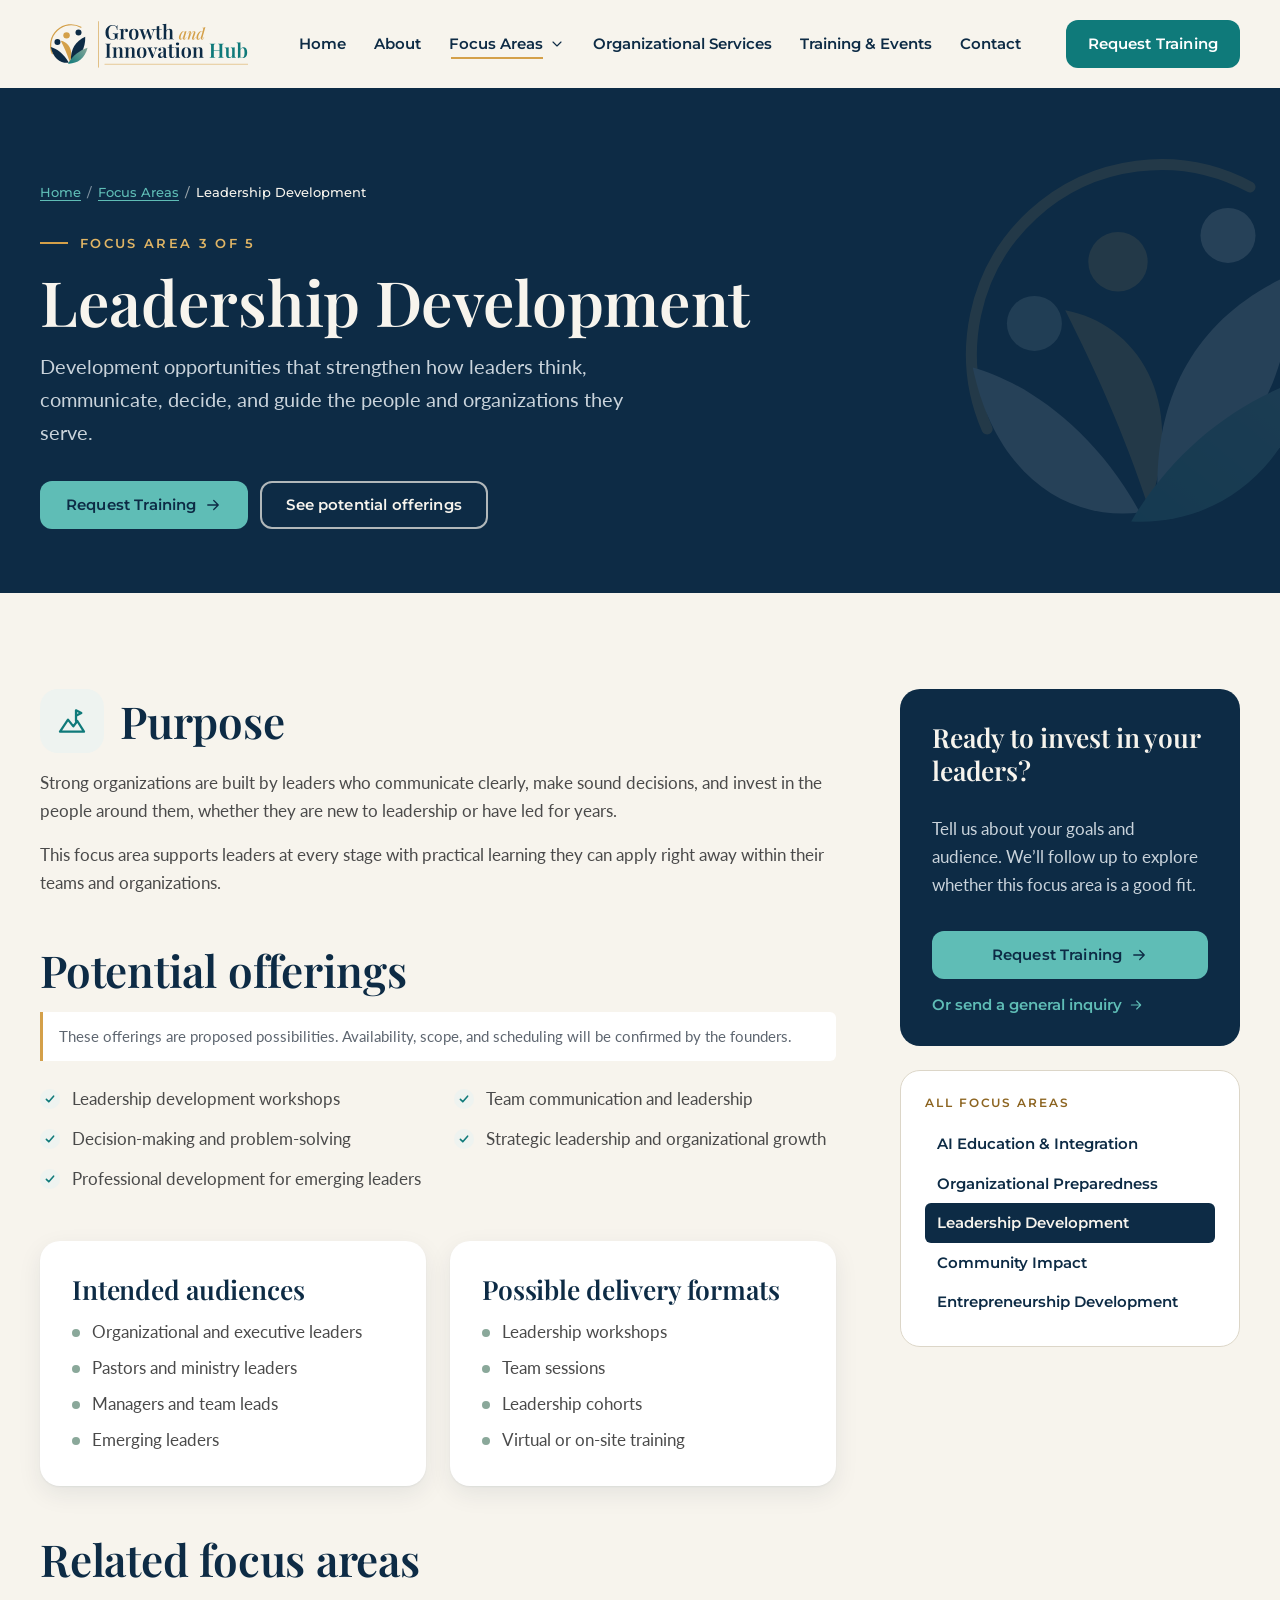
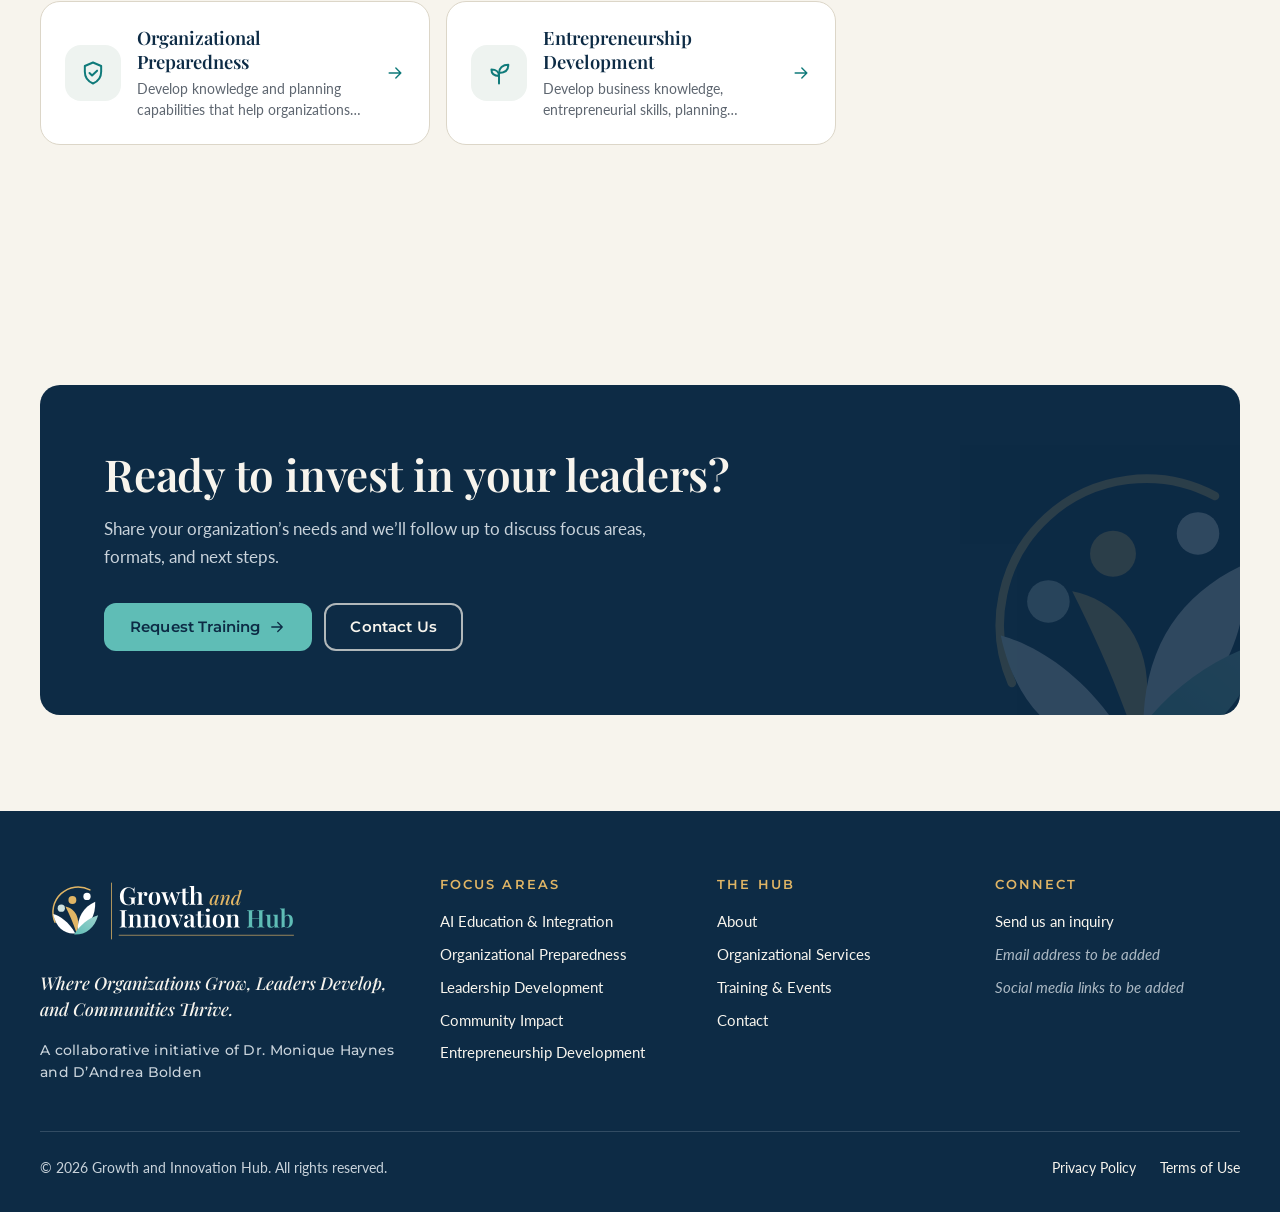
<file: leadership-development.html>
<!DOCTYPE html>
<html lang="en" class="no-js">
<head>
  <meta charset="utf-8">
  <meta name="viewport" content="width=device-width, initial-scale=1">
  <title>Leadership Development | Growth and Innovation Hub</title>
  <meta name="description" content="Leadership Development at Growth and Innovation Hub: Strengthen leadership capacity, decision-making, communication, and the ability to guide teams and organizations.">
  <!-- Canonical + Open Graph URLs use a placeholder domain; see README "Before launch". -->
  <link rel="canonical" href="https://YOUR-DOMAIN.example/leadership-development.html">
  <meta property="og:type" content="website">
  <meta property="og:site_name" content="Growth and Innovation Hub">
  <meta property="og:title" content="Leadership Development | Growth and Innovation Hub">
  <meta property="og:description" content="Leadership Development at Growth and Innovation Hub: Strengthen leadership capacity, decision-making, communication, and the ability to guide teams and organizations.">
  <meta property="og:url" content="https://YOUR-DOMAIN.example/leadership-development.html">
  <meta property="og:image" content="https://YOUR-DOMAIN.example/assets/images/og-image.jpg">
  <meta name="twitter:card" content="summary_large_image">
  <meta name="theme-color" content="#0D2B45">
  <link rel="icon" href="assets/icons/favicon.svg" type="image/svg+xml">
  <link rel="icon" href="assets/icons/favicon-32.png" sizes="32x32" type="image/png">
  <link rel="apple-touch-icon" href="assets/icons/apple-touch-icon.png">
  <link rel="preconnect" href="https://fonts.googleapis.com">
  <link rel="preconnect" href="https://fonts.gstatic.com" crossorigin>
  <link rel="stylesheet" href="https://fonts.googleapis.com/css2?family=Lato:wght@400;700&amp;family=Montserrat:wght@500;600&amp;family=Playfair+Display:ital,wght@0,600;1,500&amp;display=swap">
  <link rel="stylesheet" href="css/styles.css">
  <link rel="stylesheet" href="css/responsive.css">
  <script src="js/main.js" defer></script>
</head>
<body>
<a class="skip-link" href="#main">Skip to main content</a>
<header class="site-header" id="top">
  <div class="container header-inner">
    <a class="brand" href="index.html" aria-label="Growth and Innovation Hub home">
      <img src="assets/logos/gih-primary-horizontal-no-tagline.svg" alt="Growth and Innovation Hub" width="210" height="58">
    </a>
    <nav class="primary-nav" aria-label="Main">
      <ul>
        <li><a href="index.html">Home</a></li>
        <li><a href="about.html">About</a></li>
        <li class="has-dropdown">
          <button class="dropdown-toggle is-current" type="button" aria-expanded="false" aria-controls="focus-menu">Focus Areas <svg viewBox="0 0 24 24" fill="none" stroke="currentColor" stroke-width="1.7" stroke-linecap="round" stroke-linejoin="round" aria-hidden="true" focusable="false"><path d="M6 9l6 6 6-6"/></svg></button>
          <ul class="dropdown" id="focus-menu"><li><a href="ai-education.html"><span class="dd-icon"><svg viewBox="0 0 24 24" fill="none" stroke="currentColor" stroke-width="1.7" stroke-linecap="round" stroke-linejoin="round" aria-hidden="true" focusable="false"><rect x="6" y="6" width="12" height="12" rx="2.5"/><path d="M9 3v3M15 3v3M9 18v3M15 18v3M3 9h3M3 15h3M18 9h3M18 15h3"/><path d="M12 9.2l.8 1.6 1.7.8-1.7.8-.8 1.7-.8-1.7-1.7-.8 1.7-.8z"/></svg></span>AI Education &amp; Integration</a></li><li><a href="organizational-preparedness.html"><span class="dd-icon"><svg viewBox="0 0 24 24" fill="none" stroke="currentColor" stroke-width="1.7" stroke-linecap="round" stroke-linejoin="round" aria-hidden="true" focusable="false"><path d="M12 3l7 3v5c0 4.6-3 8.4-7 10-4-1.6-7-5.4-7-10V6z"/><path d="M9 12l2.2 2.2L15.5 10"/></svg></span>Organizational Preparedness</a></li><li><a href="leadership-development.html" aria-current="page"><span class="dd-icon"><svg viewBox="0 0 24 24" fill="none" stroke="currentColor" stroke-width="1.7" stroke-linecap="round" stroke-linejoin="round" aria-hidden="true" focusable="false"><path d="M3 20l6-9 4 5 3-4 5 8z"/><path d="M15 12V4l4 2-4 2"/></svg></span>Leadership Development</a></li><li><a href="community-impact.html"><span class="dd-icon"><svg viewBox="0 0 24 24" fill="none" stroke="currentColor" stroke-width="1.7" stroke-linecap="round" stroke-linejoin="round" aria-hidden="true" focusable="false"><circle cx="12" cy="7" r="2.6"/><circle cx="5" cy="10" r="2"/><circle cx="19" cy="10" r="2"/><path d="M7 20c0-3 2.2-5.2 5-5.2s5 2.2 5 5.2M1.8 19c0-2.3 1.4-4 3.2-4M22.2 19c0-2.3-1.4-4-3.2-4"/></svg></span>Community Impact</a></li><li><a href="entrepreneurship-development.html"><span class="dd-icon"><svg viewBox="0 0 24 24" fill="none" stroke="currentColor" stroke-width="1.7" stroke-linecap="round" stroke-linejoin="round" aria-hidden="true" focusable="false"><path d="M12 21v-9"/><path d="M12 12c0-4.2 3.1-7 8-7 0 5-3.2 7-8 7z"/><path d="M12 14.5c0-3.3-2.5-5.5-6.5-5.5 0 3.7 2.6 5.5 6.5 5.5z"/></svg></span>Entrepreneurship Development</a></li></ul>
        </li>
        <li><a href="organizational-services.html">Organizational Services</a></li><li><a href="training-events.html">Training &amp; Events</a></li><li><a href="contact.html">Contact</a></li>
      </ul>
    </nav>
    <a class="btn btn-primary header-cta" href="organizational-services.html#inquiry">Request Training</a>
    <button class="menu-toggle" type="button" aria-expanded="false" aria-controls="mobile-nav">
      <span class="bars" aria-hidden="true"><span></span><span></span><span></span></span><span class="menu-label">Menu</span>
    </button>
  </div>
  <nav class="mobile-nav" id="mobile-nav" aria-label="Mobile">
    <ul>
      <li><a href="index.html">Home</a></li>
      <li><a href="about.html">About</a></li>
      <li class="mobile-group"><span class="mobile-group-label">Focus Areas</span><ul><li><a href="ai-education.html">AI Education &amp; Integration</a></li><li><a href="organizational-preparedness.html">Organizational Preparedness</a></li><li><a href="leadership-development.html" aria-current="page">Leadership Development</a></li><li><a href="community-impact.html">Community Impact</a></li><li><a href="entrepreneurship-development.html">Entrepreneurship Development</a></li></ul></li>
      <li><a href="organizational-services.html">Organizational Services</a></li><li><a href="training-events.html">Training &amp; Events</a></li><li><a href="contact.html">Contact</a></li>
    </ul>
    <a class="btn btn-primary" href="organizational-services.html#inquiry">Request Training</a>
  </nav>
</header>
<main id="main" tabindex="-1">
<section class="page-hero on-navy">
  <img class="hero-mark" src="assets/logos/gih-icon-mark-reversed.svg" alt="" aria-hidden="true">
  <div class="container">
    <nav class="breadcrumb" aria-label="Breadcrumb"><ol><li><a href="index.html">Home</a></li> <li><a href="index.html#focus-areas">Focus Areas</a></li><li aria-current="page">Leadership Development</li></ol></nav>
    <p class="eyebrow">Focus area 3 of 5</p>
    <h1>Leadership Development</h1>
    <p class="lede">Development opportunities that strengthen how leaders think, communicate, decide, and guide the people and organizations they serve.</p><div class="btn-row hero-btns"><a class="btn btn-primary" href="organizational-services.html?focus=leadership-development#inquiry">Request Training <svg viewBox="0 0 24 24" fill="none" stroke="currentColor" stroke-width="1.7" stroke-linecap="round" stroke-linejoin="round" aria-hidden="true" focusable="false"><path d="M5 12h14M13 6l6 6-6 6"/></svg></a><a class="btn btn-secondary" href="#offerings">See potential offerings</a></div>
  </div>
</section>

<section class="section">
  <div class="container focus-layout">
    <div class="focus-main">
      <section aria-labelledby="purpose-title" class="focus-block">
        <div class="focus-block-head"><span class="focus-icon lg"><svg viewBox="0 0 24 24" fill="none" stroke="currentColor" stroke-width="1.7" stroke-linecap="round" stroke-linejoin="round" aria-hidden="true" focusable="false"><path d="M3 20l6-9 4 5 3-4 5 8z"/><path d="M15 12V4l4 2-4 2"/></svg></span><h2 id="purpose-title">Purpose</h2></div>
        <p>Strong organizations are built by leaders who communicate clearly, make sound decisions, and invest in the people around them, whether they are new to leadership or have led for years.</p><p>This focus area supports leaders at every stage with practical learning they can apply right away within their teams and organizations.</p>
      </section>

      <section aria-labelledby="offerings-title" class="focus-block" id="offerings">
        <h2 id="offerings-title">Potential offerings</h2>
        <p class="note">These offerings are proposed possibilities. Availability, scope, and scheduling will be confirmed by the founders.</p>
        <ul class="check-list cols"><li>Leadership development workshops</li><li>Team communication and leadership</li><li>Decision-making and problem-solving</li><li>Strategic leadership and organizational growth</li><li>Professional development for emerging leaders</li></ul>
      </section>

      <div class="two-up">
        <section aria-labelledby="aud-title" class="info-card">
          <h2 id="aud-title" class="h3">Intended audiences</h2>
          <ul class="dot-list"><li>Organizational and executive leaders</li><li>Pastors and ministry leaders</li><li>Managers and team leads</li><li>Emerging leaders</li></ul>
        </section>
        <section aria-labelledby="fmt-title" class="info-card">
          <h2 id="fmt-title" class="h3">Possible delivery formats</h2>
          <ul class="dot-list"><li>Leadership workshops</li><li>Team sessions</li><li>Leadership cohorts</li><li>Virtual or on-site training</li></ul>
        </section>
      </div>

      <section aria-labelledby="related-title" class="focus-block">
        <h2 id="related-title">Related focus areas</h2>
        <div class="related-grid"><a class="related-card" href="organizational-preparedness.html"><span class="focus-icon"><svg viewBox="0 0 24 24" fill="none" stroke="currentColor" stroke-width="1.7" stroke-linecap="round" stroke-linejoin="round" aria-hidden="true" focusable="false"><path d="M12 3l7 3v5c0 4.6-3 8.4-7 10-4-1.6-7-5.4-7-10V6z"/><path d="M9 12l2.2 2.2L15.5 10"/></svg></span><span><span class="related-title">Organizational Preparedness</span><span class="related-desc">Develop knowledge and planning capabilities that help organizations prepare for changing circumstances and strengthen readiness.</span></span><svg viewBox="0 0 24 24" fill="none" stroke="currentColor" stroke-width="1.7" stroke-linecap="round" stroke-linejoin="round" aria-hidden="true" focusable="false"><path d="M5 12h14M13 6l6 6-6 6"/></svg></a><a class="related-card" href="entrepreneurship-development.html"><span class="focus-icon"><svg viewBox="0 0 24 24" fill="none" stroke="currentColor" stroke-width="1.7" stroke-linecap="round" stroke-linejoin="round" aria-hidden="true" focusable="false"><path d="M12 21v-9"/><path d="M12 12c0-4.2 3.1-7 8-7 0 5-3.2 7-8 7z"/><path d="M12 14.5c0-3.3-2.5-5.5-6.5-5.5 0 3.7 2.6 5.5 6.5 5.5z"/></svg></span><span><span class="related-title">Entrepreneurship Development</span><span class="related-desc">Develop business knowledge, entrepreneurial skills, planning capabilities, and strategies for identifying opportunities for growth.</span></span><svg viewBox="0 0 24 24" fill="none" stroke="currentColor" stroke-width="1.7" stroke-linecap="round" stroke-linejoin="round" aria-hidden="true" focusable="false"><path d="M5 12h14M13 6l6 6-6 6"/></svg></a></div>
      </section>
    </div>

    <aside class="focus-aside" aria-label="Focus area navigation and inquiry">
      <div class="aside-card on-navy">
        <h2 class="h3">Ready to invest in your leaders?</h2>
        <p>Tell us about your goals and audience. We&rsquo;ll follow up to explore whether this focus area is a good fit.</p>
        <a class="btn btn-primary" href="organizational-services.html?focus=leadership-development#inquiry">Request Training <svg viewBox="0 0 24 24" fill="none" stroke="currentColor" stroke-width="1.7" stroke-linecap="round" stroke-linejoin="round" aria-hidden="true" focusable="false"><path d="M5 12h14M13 6l6 6-6 6"/></svg></a>
        <a class="text-link" href="contact.html">Or send a general inquiry <svg viewBox="0 0 24 24" fill="none" stroke="currentColor" stroke-width="1.7" stroke-linecap="round" stroke-linejoin="round" aria-hidden="true" focusable="false"><path d="M5 12h14M13 6l6 6-6 6"/></svg></a>
      </div>
      <nav class="aside-nav" aria-label="All focus areas">
        <h2 class="aside-nav-title">All focus areas</h2>
        <ul><li><a href="ai-education.html">AI Education &amp; Integration</a></li><li><a href="organizational-preparedness.html">Organizational Preparedness</a></li><li><a href="leadership-development.html" aria-current="page">Leadership Development</a></li><li><a href="community-impact.html">Community Impact</a></li><li><a href="entrepreneurship-development.html">Entrepreneurship Development</a></li></ul>
      </nav>
    </aside>
  </div>
</section>

<section class="section">
  <div class="container">
    <div class="cta-band on-navy reveal">
      <img class="cta-mark" src="assets/logos/gih-icon-mark-reversed.svg" alt="" aria-hidden="true">
      <h2>Ready to invest in your leaders?</h2>
      <p>Share your organization&rsquo;s needs and we&rsquo;ll follow up to discuss focus areas, formats, and next steps.</p>
      <div class="btn-row"><a class="btn btn-primary" href="organizational-services.html?focus=leadership-development#inquiry">Request Training<svg viewBox="0 0 24 24" fill="none" stroke="currentColor" stroke-width="1.7" stroke-linecap="round" stroke-linejoin="round" aria-hidden="true" focusable="false"><path d="M5 12h14M13 6l6 6-6 6"/></svg></a><a class="btn btn-secondary" href="contact.html">Contact Us</a></div>
    </div>
  </div>
</section>
</main>
<footer class="site-footer on-navy">
  <div class="container">
    <div class="footer-grid">
      <div class="footer-brand">
        <a href="index.html" aria-label="Growth and Innovation Hub home"><img src="assets/logos/gih-primary-horizontal-reversed-no-tagline.svg" alt="Growth and Innovation Hub" width="280" height="78"></a>
        <p class="footer-tagline">Where Organizations Grow, Leaders Develop, and Communities Thrive.</p>
        <p class="credit-line">A collaborative initiative of Dr. Monique Haynes and D&rsquo;Andrea Bolden</p>
      </div>
      <div>
        <h2>Focus Areas</h2>
        <ul><li><a href="ai-education.html">AI Education &amp; Integration</a></li><li><a href="organizational-preparedness.html">Organizational Preparedness</a></li><li><a href="leadership-development.html">Leadership Development</a></li><li><a href="community-impact.html">Community Impact</a></li><li><a href="entrepreneurship-development.html">Entrepreneurship Development</a></li></ul>
      </div>
      <div>
        <h2>The Hub</h2>
        <ul>
          <li><a href="about.html">About</a></li>
          <li><a href="organizational-services.html">Organizational Services</a></li>
          <li><a href="training-events.html">Training &amp; Events</a></li>
          <li><a href="contact.html">Contact</a></li>
        </ul>
      </div>
      <div>
        <h2>Connect</h2>
        <ul class="footer-contact">
          <li><a href="contact.html">Send us an inquiry</a></li>
          <li><span class="pending-inline">Email address to be added</span></li>
          <li><span class="pending-inline">Social media links to be added</span></li>
        </ul>
      </div>
    </div>
    <div class="footer-bottom">
      <p>&copy; 2026 Growth and Innovation Hub. All rights reserved.</p>
      <ul class="legal-links">
        <li><a href="privacy.html">Privacy Policy</a></li>
        <li><a href="terms.html">Terms of Use</a></li>
      </ul>
    </div>
  </div>
</footer>
</body>
</html>
</file>
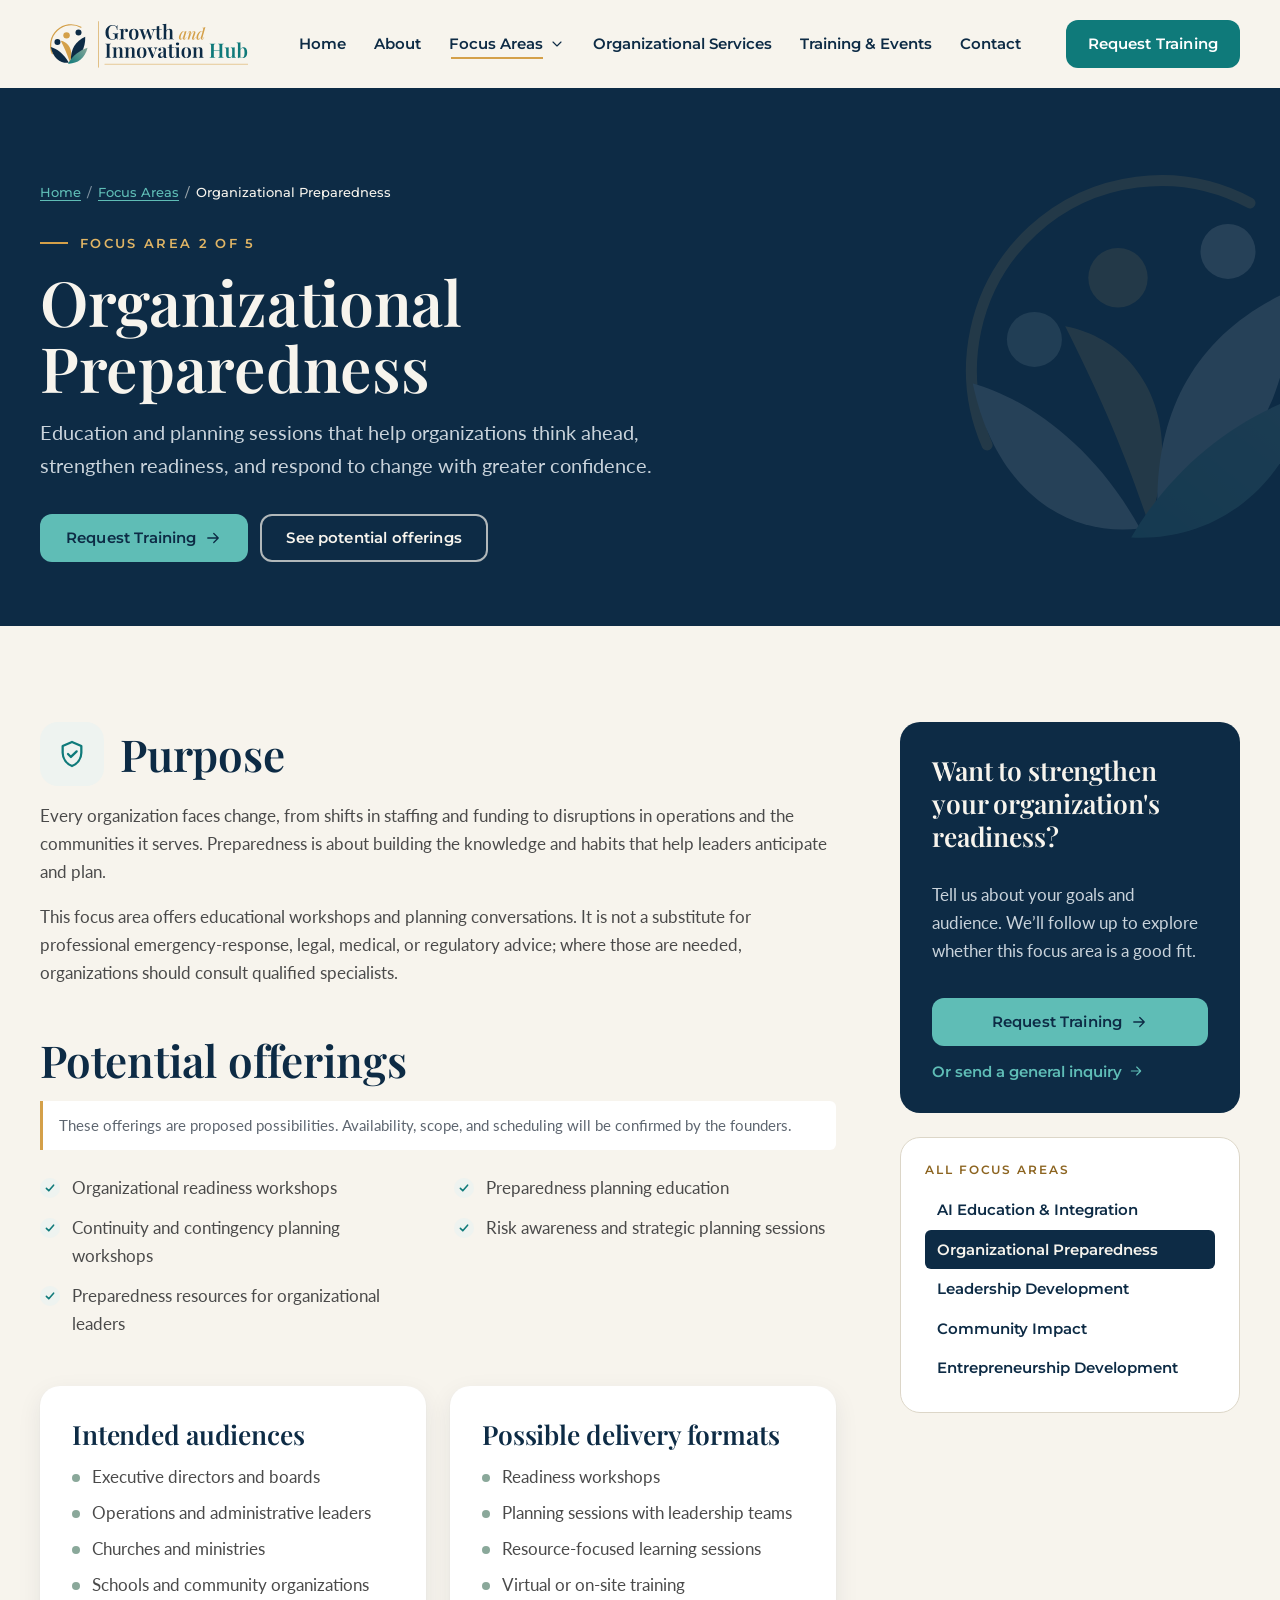
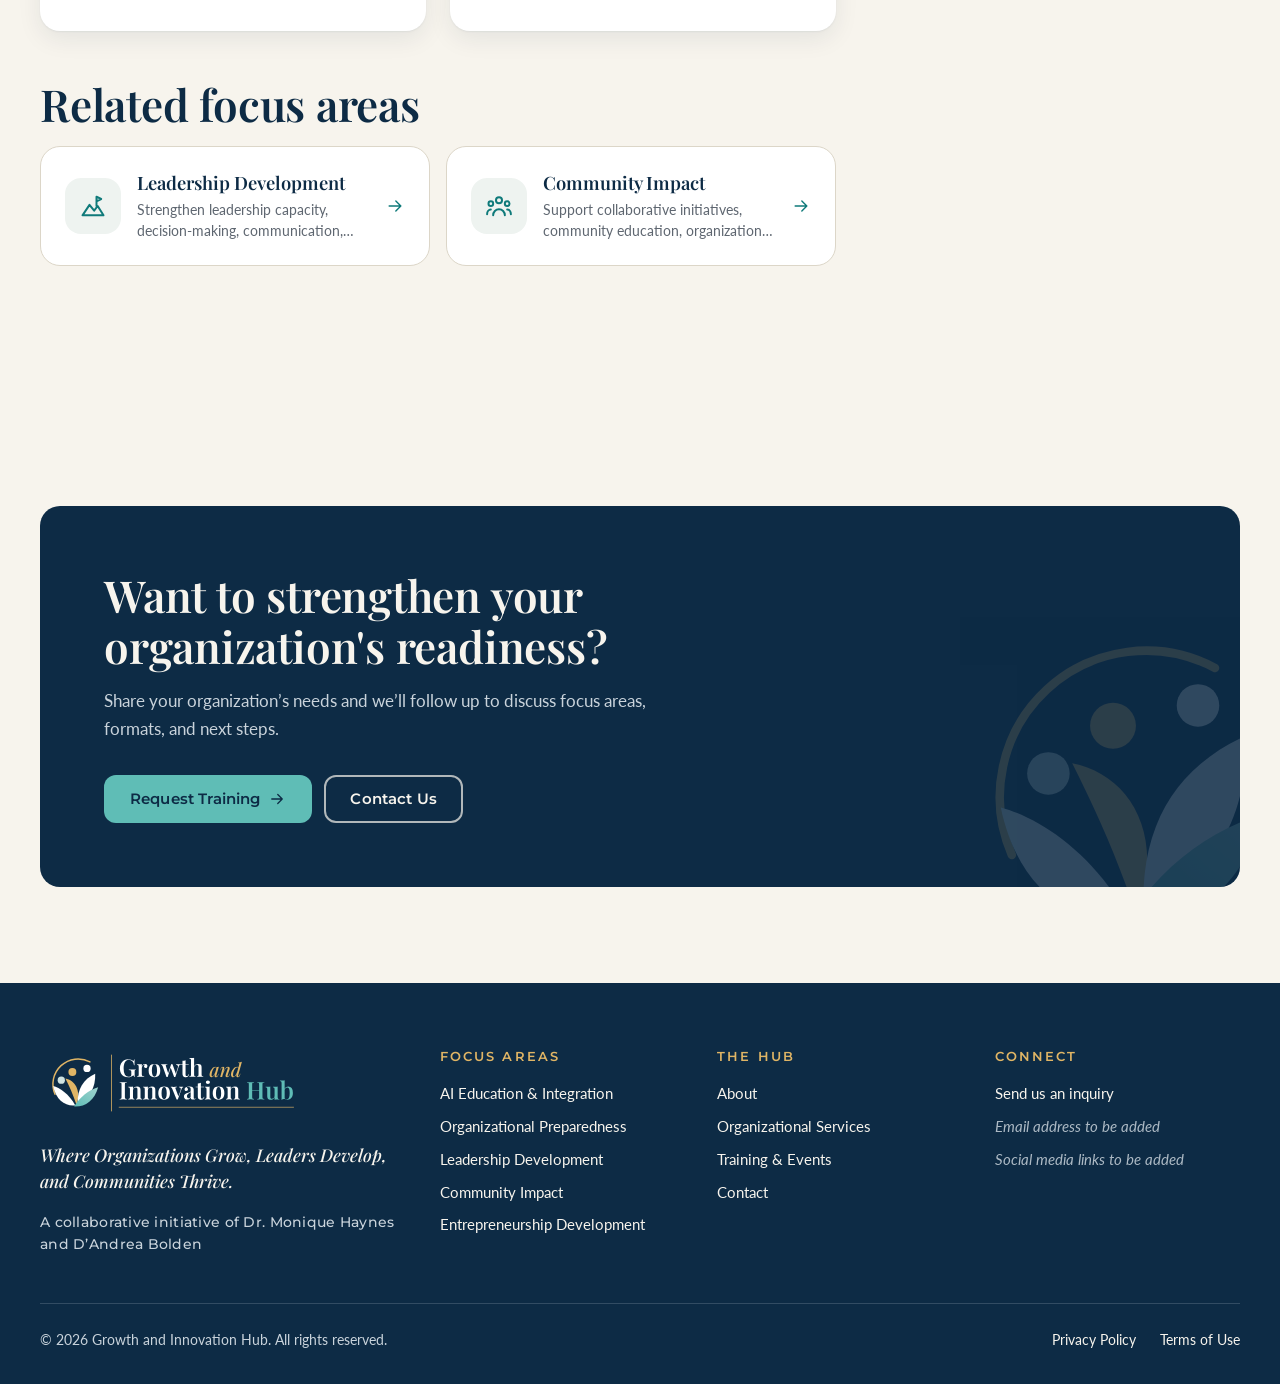
<file: organizational-preparedness.html>
<!DOCTYPE html>
<html lang="en" class="no-js">
<head>
  <meta charset="utf-8">
  <meta name="viewport" content="width=device-width, initial-scale=1">
  <title>Organizational Preparedness | Growth and Innovation Hub</title>
  <meta name="description" content="Organizational Preparedness at Growth and Innovation Hub: Develop knowledge and planning capabilities that help organizations prepare for changing circumstances and strengthen readiness.">
  <!-- Canonical + Open Graph URLs use a placeholder domain; see README "Before launch". -->
  <link rel="canonical" href="https://YOUR-DOMAIN.example/organizational-preparedness.html">
  <meta property="og:type" content="website">
  <meta property="og:site_name" content="Growth and Innovation Hub">
  <meta property="og:title" content="Organizational Preparedness | Growth and Innovation Hub">
  <meta property="og:description" content="Organizational Preparedness at Growth and Innovation Hub: Develop knowledge and planning capabilities that help organizations prepare for changing circumstances and strengthen readiness.">
  <meta property="og:url" content="https://YOUR-DOMAIN.example/organizational-preparedness.html">
  <meta property="og:image" content="https://YOUR-DOMAIN.example/assets/images/og-image.jpg">
  <meta name="twitter:card" content="summary_large_image">
  <meta name="theme-color" content="#0D2B45">
  <link rel="icon" href="assets/icons/favicon.svg" type="image/svg+xml">
  <link rel="icon" href="assets/icons/favicon-32.png" sizes="32x32" type="image/png">
  <link rel="apple-touch-icon" href="assets/icons/apple-touch-icon.png">
  <link rel="preconnect" href="https://fonts.googleapis.com">
  <link rel="preconnect" href="https://fonts.gstatic.com" crossorigin>
  <link rel="stylesheet" href="https://fonts.googleapis.com/css2?family=Lato:wght@400;700&amp;family=Montserrat:wght@500;600&amp;family=Playfair+Display:ital,wght@0,600;1,500&amp;display=swap">
  <link rel="stylesheet" href="css/styles.css">
  <link rel="stylesheet" href="css/responsive.css">
  <script src="js/main.js" defer></script>
</head>
<body>
<a class="skip-link" href="#main">Skip to main content</a>
<header class="site-header" id="top">
  <div class="container header-inner">
    <a class="brand" href="index.html" aria-label="Growth and Innovation Hub home">
      <img src="assets/logos/gih-primary-horizontal-no-tagline.svg" alt="Growth and Innovation Hub" width="210" height="58">
    </a>
    <nav class="primary-nav" aria-label="Main">
      <ul>
        <li><a href="index.html">Home</a></li>
        <li><a href="about.html">About</a></li>
        <li class="has-dropdown">
          <button class="dropdown-toggle is-current" type="button" aria-expanded="false" aria-controls="focus-menu">Focus Areas <svg viewBox="0 0 24 24" fill="none" stroke="currentColor" stroke-width="1.7" stroke-linecap="round" stroke-linejoin="round" aria-hidden="true" focusable="false"><path d="M6 9l6 6 6-6"/></svg></button>
          <ul class="dropdown" id="focus-menu"><li><a href="ai-education.html"><span class="dd-icon"><svg viewBox="0 0 24 24" fill="none" stroke="currentColor" stroke-width="1.7" stroke-linecap="round" stroke-linejoin="round" aria-hidden="true" focusable="false"><rect x="6" y="6" width="12" height="12" rx="2.5"/><path d="M9 3v3M15 3v3M9 18v3M15 18v3M3 9h3M3 15h3M18 9h3M18 15h3"/><path d="M12 9.2l.8 1.6 1.7.8-1.7.8-.8 1.7-.8-1.7-1.7-.8 1.7-.8z"/></svg></span>AI Education &amp; Integration</a></li><li><a href="organizational-preparedness.html" aria-current="page"><span class="dd-icon"><svg viewBox="0 0 24 24" fill="none" stroke="currentColor" stroke-width="1.7" stroke-linecap="round" stroke-linejoin="round" aria-hidden="true" focusable="false"><path d="M12 3l7 3v5c0 4.6-3 8.4-7 10-4-1.6-7-5.4-7-10V6z"/><path d="M9 12l2.2 2.2L15.5 10"/></svg></span>Organizational Preparedness</a></li><li><a href="leadership-development.html"><span class="dd-icon"><svg viewBox="0 0 24 24" fill="none" stroke="currentColor" stroke-width="1.7" stroke-linecap="round" stroke-linejoin="round" aria-hidden="true" focusable="false"><path d="M3 20l6-9 4 5 3-4 5 8z"/><path d="M15 12V4l4 2-4 2"/></svg></span>Leadership Development</a></li><li><a href="community-impact.html"><span class="dd-icon"><svg viewBox="0 0 24 24" fill="none" stroke="currentColor" stroke-width="1.7" stroke-linecap="round" stroke-linejoin="round" aria-hidden="true" focusable="false"><circle cx="12" cy="7" r="2.6"/><circle cx="5" cy="10" r="2"/><circle cx="19" cy="10" r="2"/><path d="M7 20c0-3 2.2-5.2 5-5.2s5 2.2 5 5.2M1.8 19c0-2.3 1.4-4 3.2-4M22.2 19c0-2.3-1.4-4-3.2-4"/></svg></span>Community Impact</a></li><li><a href="entrepreneurship-development.html"><span class="dd-icon"><svg viewBox="0 0 24 24" fill="none" stroke="currentColor" stroke-width="1.7" stroke-linecap="round" stroke-linejoin="round" aria-hidden="true" focusable="false"><path d="M12 21v-9"/><path d="M12 12c0-4.2 3.1-7 8-7 0 5-3.2 7-8 7z"/><path d="M12 14.5c0-3.3-2.5-5.5-6.5-5.5 0 3.7 2.6 5.5 6.5 5.5z"/></svg></span>Entrepreneurship Development</a></li></ul>
        </li>
        <li><a href="organizational-services.html">Organizational Services</a></li><li><a href="training-events.html">Training &amp; Events</a></li><li><a href="contact.html">Contact</a></li>
      </ul>
    </nav>
    <a class="btn btn-primary header-cta" href="organizational-services.html#inquiry">Request Training</a>
    <button class="menu-toggle" type="button" aria-expanded="false" aria-controls="mobile-nav">
      <span class="bars" aria-hidden="true"><span></span><span></span><span></span></span><span class="menu-label">Menu</span>
    </button>
  </div>
  <nav class="mobile-nav" id="mobile-nav" aria-label="Mobile">
    <ul>
      <li><a href="index.html">Home</a></li>
      <li><a href="about.html">About</a></li>
      <li class="mobile-group"><span class="mobile-group-label">Focus Areas</span><ul><li><a href="ai-education.html">AI Education &amp; Integration</a></li><li><a href="organizational-preparedness.html" aria-current="page">Organizational Preparedness</a></li><li><a href="leadership-development.html">Leadership Development</a></li><li><a href="community-impact.html">Community Impact</a></li><li><a href="entrepreneurship-development.html">Entrepreneurship Development</a></li></ul></li>
      <li><a href="organizational-services.html">Organizational Services</a></li><li><a href="training-events.html">Training &amp; Events</a></li><li><a href="contact.html">Contact</a></li>
    </ul>
    <a class="btn btn-primary" href="organizational-services.html#inquiry">Request Training</a>
  </nav>
</header>
<main id="main" tabindex="-1">
<section class="page-hero on-navy">
  <img class="hero-mark" src="assets/logos/gih-icon-mark-reversed.svg" alt="" aria-hidden="true">
  <div class="container">
    <nav class="breadcrumb" aria-label="Breadcrumb"><ol><li><a href="index.html">Home</a></li> <li><a href="index.html#focus-areas">Focus Areas</a></li><li aria-current="page">Organizational Preparedness</li></ol></nav>
    <p class="eyebrow">Focus area 2 of 5</p>
    <h1>Organizational Preparedness</h1>
    <p class="lede">Education and planning sessions that help organizations think ahead, strengthen readiness, and respond to change with greater confidence.</p><div class="btn-row hero-btns"><a class="btn btn-primary" href="organizational-services.html?focus=organizational-preparedness#inquiry">Request Training <svg viewBox="0 0 24 24" fill="none" stroke="currentColor" stroke-width="1.7" stroke-linecap="round" stroke-linejoin="round" aria-hidden="true" focusable="false"><path d="M5 12h14M13 6l6 6-6 6"/></svg></a><a class="btn btn-secondary" href="#offerings">See potential offerings</a></div>
  </div>
</section>

<section class="section">
  <div class="container focus-layout">
    <div class="focus-main">
      <section aria-labelledby="purpose-title" class="focus-block">
        <div class="focus-block-head"><span class="focus-icon lg"><svg viewBox="0 0 24 24" fill="none" stroke="currentColor" stroke-width="1.7" stroke-linecap="round" stroke-linejoin="round" aria-hidden="true" focusable="false"><path d="M12 3l7 3v5c0 4.6-3 8.4-7 10-4-1.6-7-5.4-7-10V6z"/><path d="M9 12l2.2 2.2L15.5 10"/></svg></span><h2 id="purpose-title">Purpose</h2></div>
        <p>Every organization faces change, from shifts in staffing and funding to disruptions in operations and the communities it serves. Preparedness is about building the knowledge and habits that help leaders anticipate and plan.</p><p>This focus area offers educational workshops and planning conversations. It is not a substitute for professional emergency-response, legal, medical, or regulatory advice; where those are needed, organizations should consult qualified specialists.</p>
      </section>

      <section aria-labelledby="offerings-title" class="focus-block" id="offerings">
        <h2 id="offerings-title">Potential offerings</h2>
        <p class="note">These offerings are proposed possibilities. Availability, scope, and scheduling will be confirmed by the founders.</p>
        <ul class="check-list cols"><li>Organizational readiness workshops</li><li>Preparedness planning education</li><li>Continuity and contingency planning workshops</li><li>Risk awareness and strategic planning sessions</li><li>Preparedness resources for organizational leaders</li></ul>
      </section>

      <div class="two-up">
        <section aria-labelledby="aud-title" class="info-card">
          <h2 id="aud-title" class="h3">Intended audiences</h2>
          <ul class="dot-list"><li>Executive directors and boards</li><li>Operations and administrative leaders</li><li>Churches and ministries</li><li>Schools and community organizations</li></ul>
        </section>
        <section aria-labelledby="fmt-title" class="info-card">
          <h2 id="fmt-title" class="h3">Possible delivery formats</h2>
          <ul class="dot-list"><li>Readiness workshops</li><li>Planning sessions with leadership teams</li><li>Resource-focused learning sessions</li><li>Virtual or on-site training</li></ul>
        </section>
      </div>

      <section aria-labelledby="related-title" class="focus-block">
        <h2 id="related-title">Related focus areas</h2>
        <div class="related-grid"><a class="related-card" href="leadership-development.html"><span class="focus-icon"><svg viewBox="0 0 24 24" fill="none" stroke="currentColor" stroke-width="1.7" stroke-linecap="round" stroke-linejoin="round" aria-hidden="true" focusable="false"><path d="M3 20l6-9 4 5 3-4 5 8z"/><path d="M15 12V4l4 2-4 2"/></svg></span><span><span class="related-title">Leadership Development</span><span class="related-desc">Strengthen leadership capacity, decision-making, communication, and the ability to guide teams and organizations.</span></span><svg viewBox="0 0 24 24" fill="none" stroke="currentColor" stroke-width="1.7" stroke-linecap="round" stroke-linejoin="round" aria-hidden="true" focusable="false"><path d="M5 12h14M13 6l6 6-6 6"/></svg></a><a class="related-card" href="community-impact.html"><span class="focus-icon"><svg viewBox="0 0 24 24" fill="none" stroke="currentColor" stroke-width="1.7" stroke-linecap="round" stroke-linejoin="round" aria-hidden="true" focusable="false"><circle cx="12" cy="7" r="2.6"/><circle cx="5" cy="10" r="2"/><circle cx="19" cy="10" r="2"/><path d="M7 20c0-3 2.2-5.2 5-5.2s5 2.2 5 5.2M1.8 19c0-2.3 1.4-4 3.2-4M22.2 19c0-2.3-1.4-4-3.2-4"/></svg></span><span><span class="related-title">Community Impact</span><span class="related-desc">Support collaborative initiatives, community education, organizational partnerships, and opportunities for meaningful community advancement.</span></span><svg viewBox="0 0 24 24" fill="none" stroke="currentColor" stroke-width="1.7" stroke-linecap="round" stroke-linejoin="round" aria-hidden="true" focusable="false"><path d="M5 12h14M13 6l6 6-6 6"/></svg></a></div>
      </section>
    </div>

    <aside class="focus-aside" aria-label="Focus area navigation and inquiry">
      <div class="aside-card on-navy">
        <h2 class="h3">Want to strengthen your organization's readiness?</h2>
        <p>Tell us about your goals and audience. We&rsquo;ll follow up to explore whether this focus area is a good fit.</p>
        <a class="btn btn-primary" href="organizational-services.html?focus=organizational-preparedness#inquiry">Request Training <svg viewBox="0 0 24 24" fill="none" stroke="currentColor" stroke-width="1.7" stroke-linecap="round" stroke-linejoin="round" aria-hidden="true" focusable="false"><path d="M5 12h14M13 6l6 6-6 6"/></svg></a>
        <a class="text-link" href="contact.html">Or send a general inquiry <svg viewBox="0 0 24 24" fill="none" stroke="currentColor" stroke-width="1.7" stroke-linecap="round" stroke-linejoin="round" aria-hidden="true" focusable="false"><path d="M5 12h14M13 6l6 6-6 6"/></svg></a>
      </div>
      <nav class="aside-nav" aria-label="All focus areas">
        <h2 class="aside-nav-title">All focus areas</h2>
        <ul><li><a href="ai-education.html">AI Education &amp; Integration</a></li><li><a href="organizational-preparedness.html" aria-current="page">Organizational Preparedness</a></li><li><a href="leadership-development.html">Leadership Development</a></li><li><a href="community-impact.html">Community Impact</a></li><li><a href="entrepreneurship-development.html">Entrepreneurship Development</a></li></ul>
      </nav>
    </aside>
  </div>
</section>

<section class="section">
  <div class="container">
    <div class="cta-band on-navy reveal">
      <img class="cta-mark" src="assets/logos/gih-icon-mark-reversed.svg" alt="" aria-hidden="true">
      <h2>Want to strengthen your organization's readiness?</h2>
      <p>Share your organization&rsquo;s needs and we&rsquo;ll follow up to discuss focus areas, formats, and next steps.</p>
      <div class="btn-row"><a class="btn btn-primary" href="organizational-services.html?focus=organizational-preparedness#inquiry">Request Training<svg viewBox="0 0 24 24" fill="none" stroke="currentColor" stroke-width="1.7" stroke-linecap="round" stroke-linejoin="round" aria-hidden="true" focusable="false"><path d="M5 12h14M13 6l6 6-6 6"/></svg></a><a class="btn btn-secondary" href="contact.html">Contact Us</a></div>
    </div>
  </div>
</section>
</main>
<footer class="site-footer on-navy">
  <div class="container">
    <div class="footer-grid">
      <div class="footer-brand">
        <a href="index.html" aria-label="Growth and Innovation Hub home"><img src="assets/logos/gih-primary-horizontal-reversed-no-tagline.svg" alt="Growth and Innovation Hub" width="280" height="78"></a>
        <p class="footer-tagline">Where Organizations Grow, Leaders Develop, and Communities Thrive.</p>
        <p class="credit-line">A collaborative initiative of Dr. Monique Haynes and D&rsquo;Andrea Bolden</p>
      </div>
      <div>
        <h2>Focus Areas</h2>
        <ul><li><a href="ai-education.html">AI Education &amp; Integration</a></li><li><a href="organizational-preparedness.html">Organizational Preparedness</a></li><li><a href="leadership-development.html">Leadership Development</a></li><li><a href="community-impact.html">Community Impact</a></li><li><a href="entrepreneurship-development.html">Entrepreneurship Development</a></li></ul>
      </div>
      <div>
        <h2>The Hub</h2>
        <ul>
          <li><a href="about.html">About</a></li>
          <li><a href="organizational-services.html">Organizational Services</a></li>
          <li><a href="training-events.html">Training &amp; Events</a></li>
          <li><a href="contact.html">Contact</a></li>
        </ul>
      </div>
      <div>
        <h2>Connect</h2>
        <ul class="footer-contact">
          <li><a href="contact.html">Send us an inquiry</a></li>
          <li><span class="pending-inline">Email address to be added</span></li>
          <li><span class="pending-inline">Social media links to be added</span></li>
        </ul>
      </div>
    </div>
    <div class="footer-bottom">
      <p>&copy; 2026 Growth and Innovation Hub. All rights reserved.</p>
      <ul class="legal-links">
        <li><a href="privacy.html">Privacy Policy</a></li>
        <li><a href="terms.html">Terms of Use</a></li>
      </ul>
    </div>
  </div>
</footer>
</body>
</html>
</file>
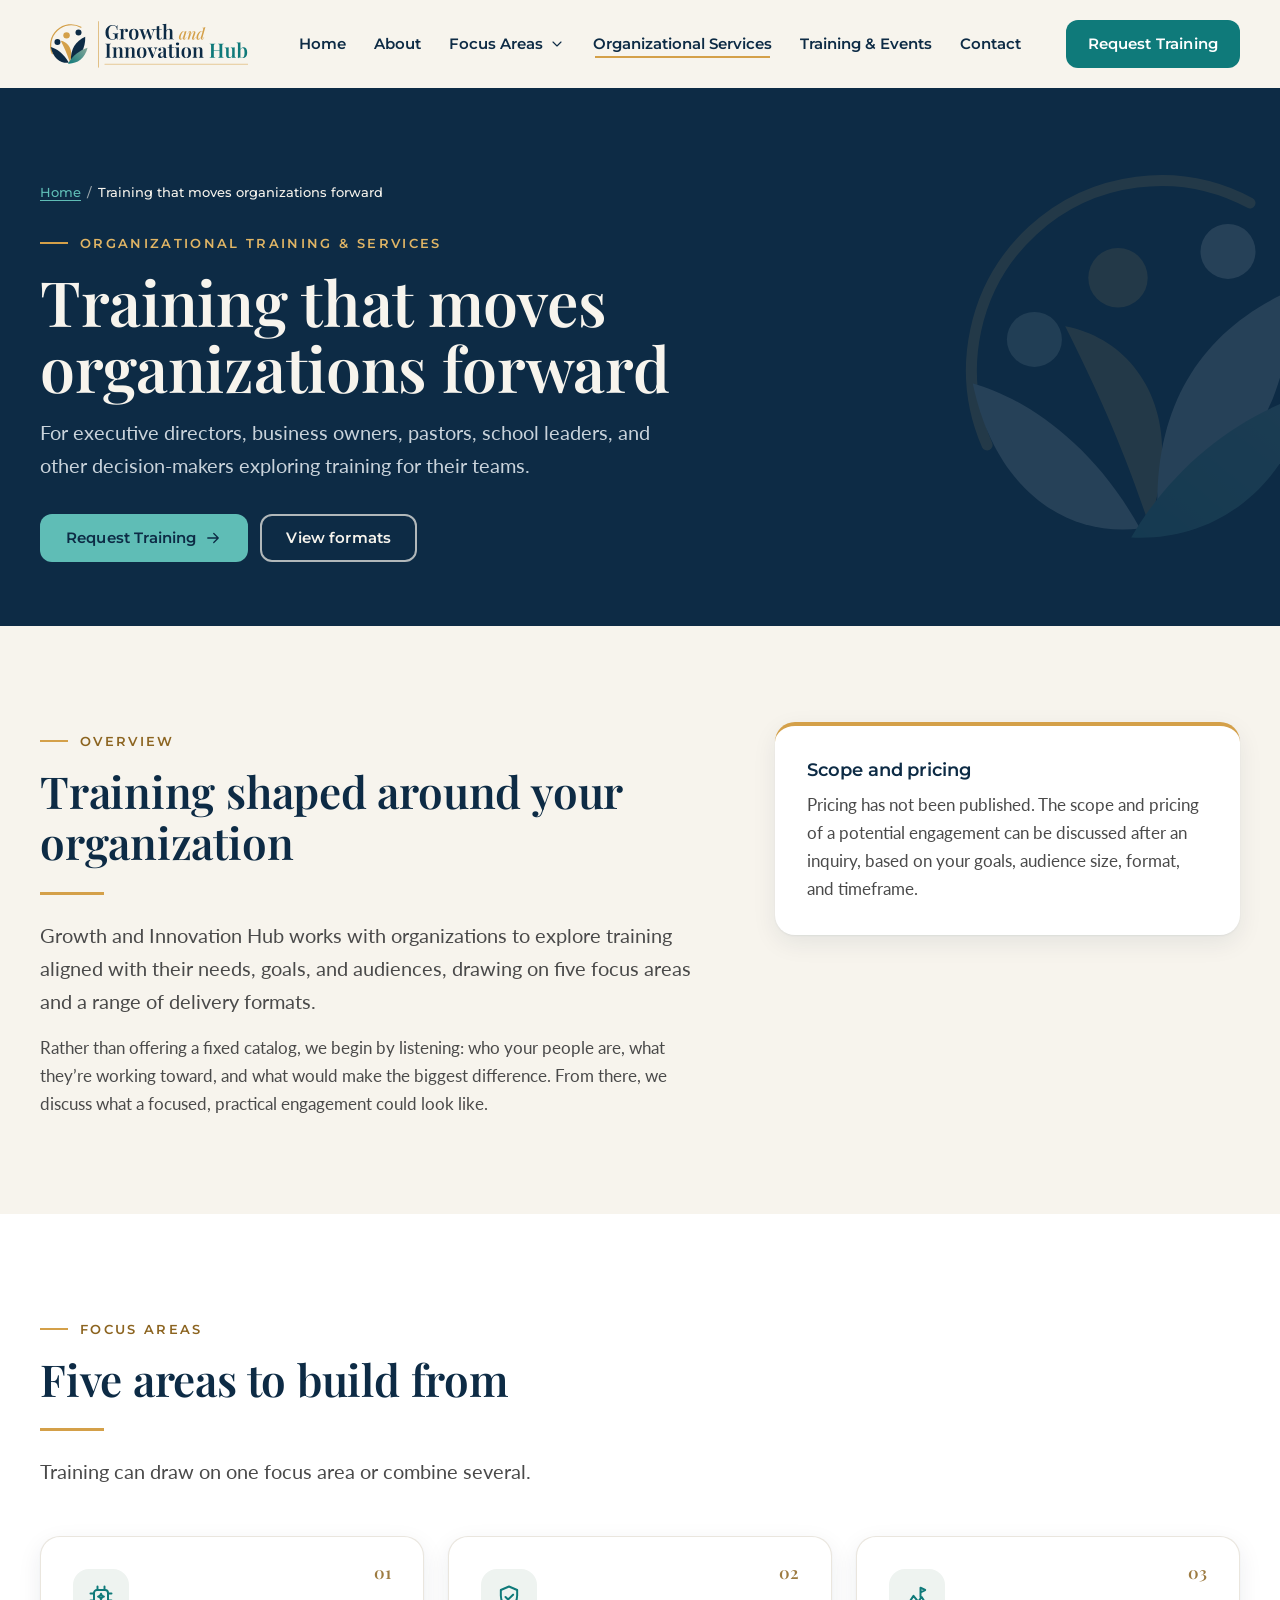
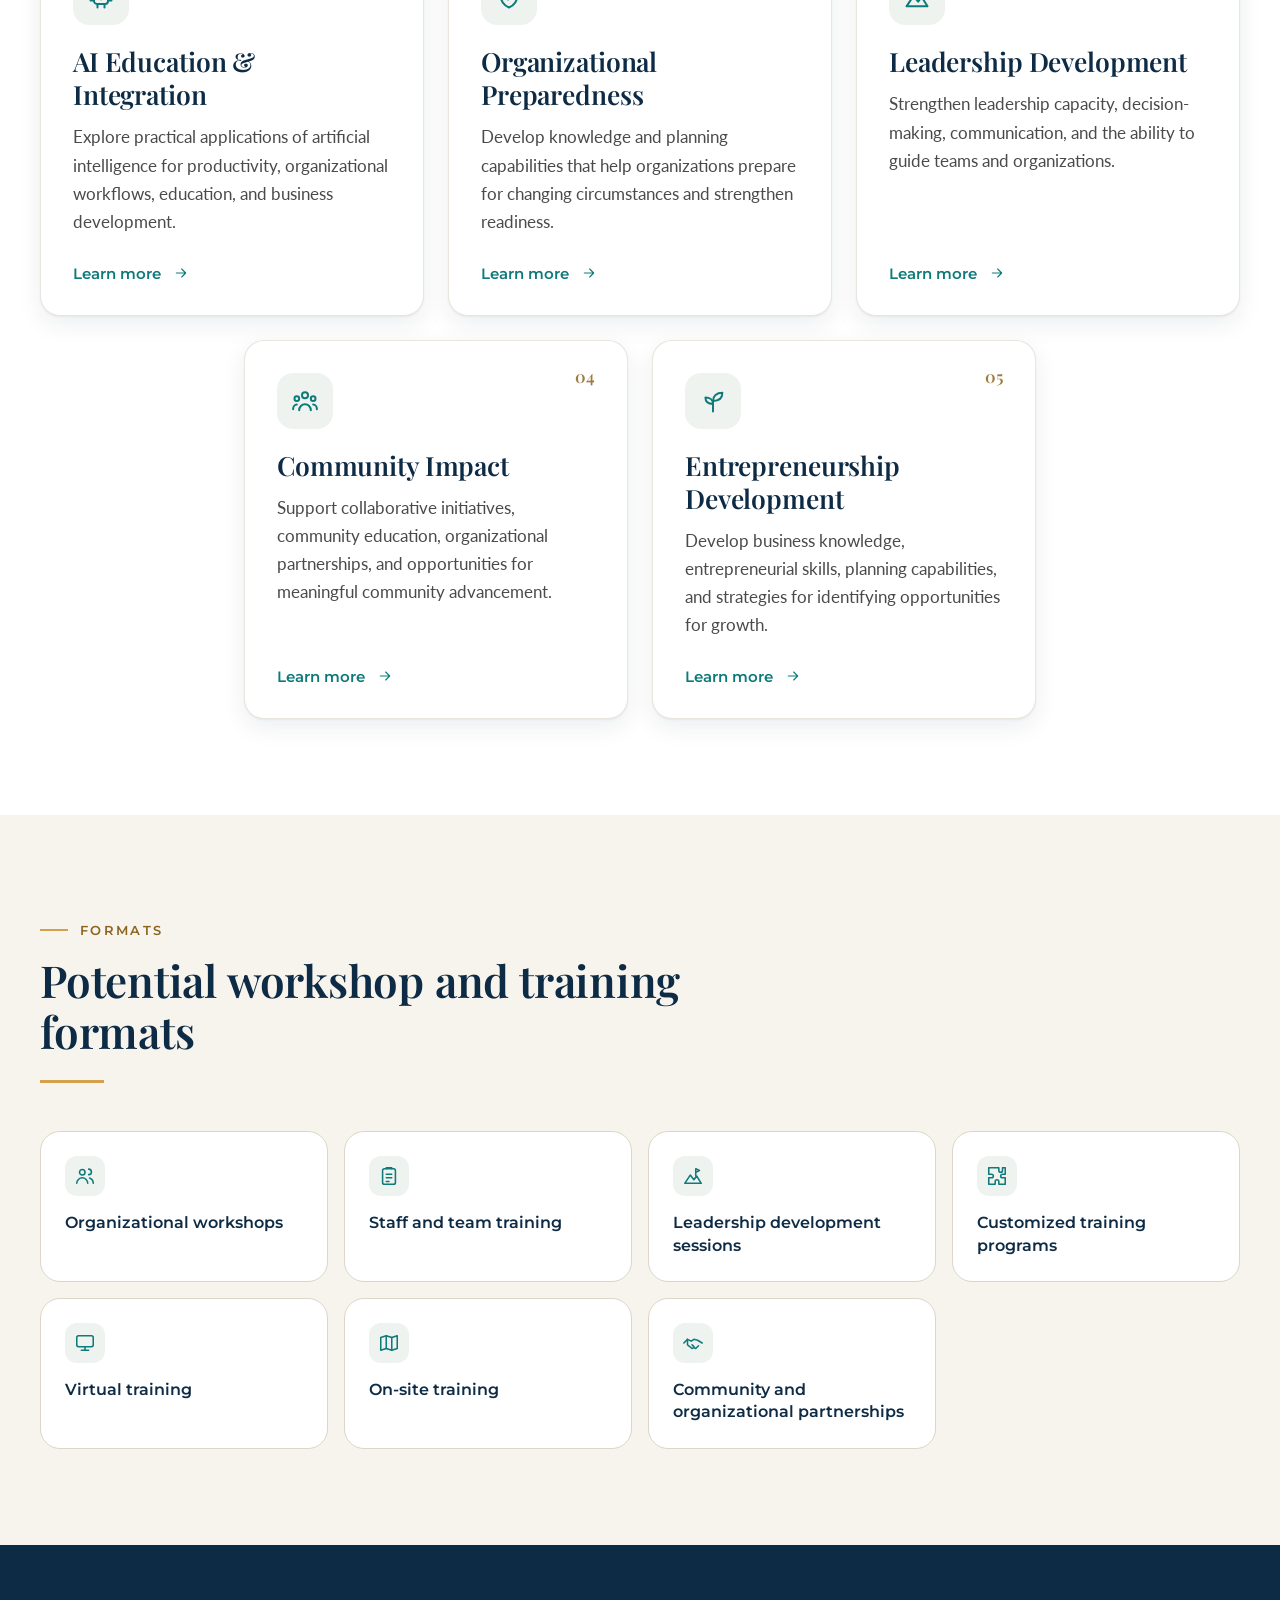
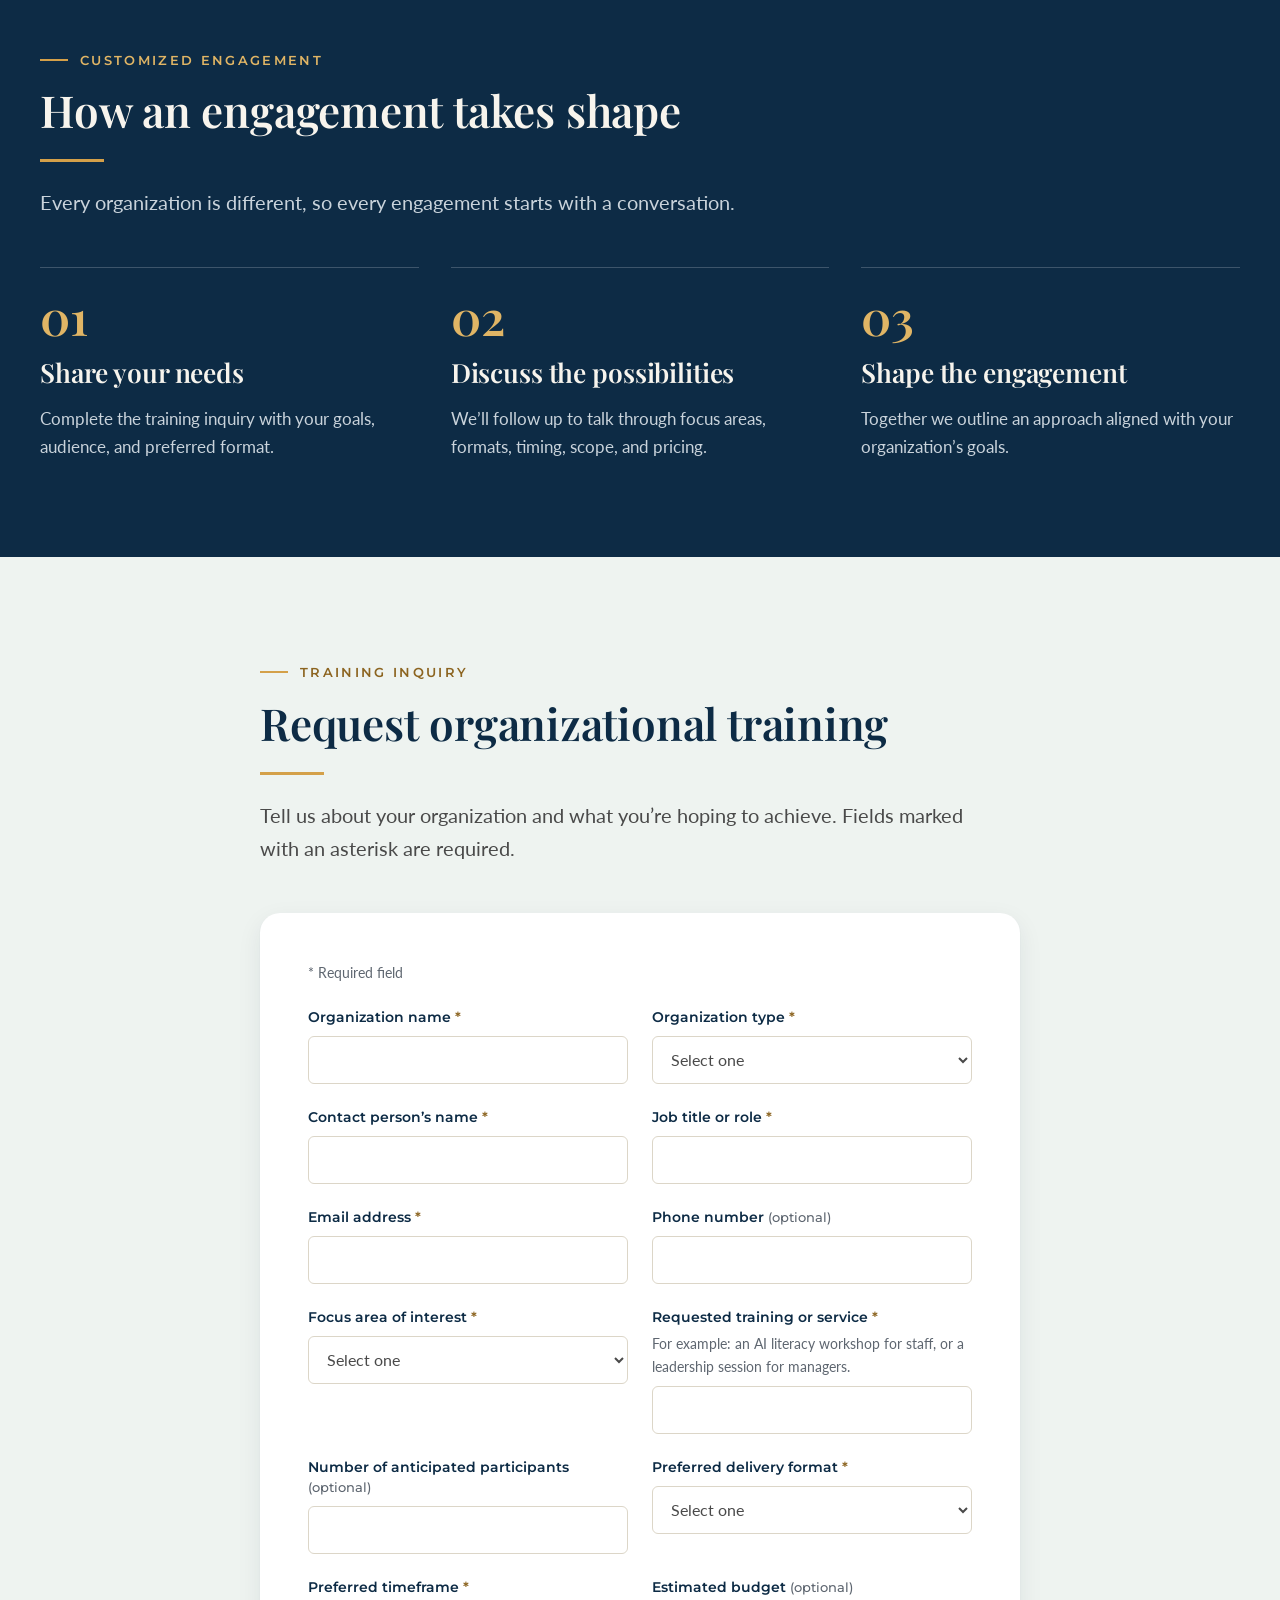
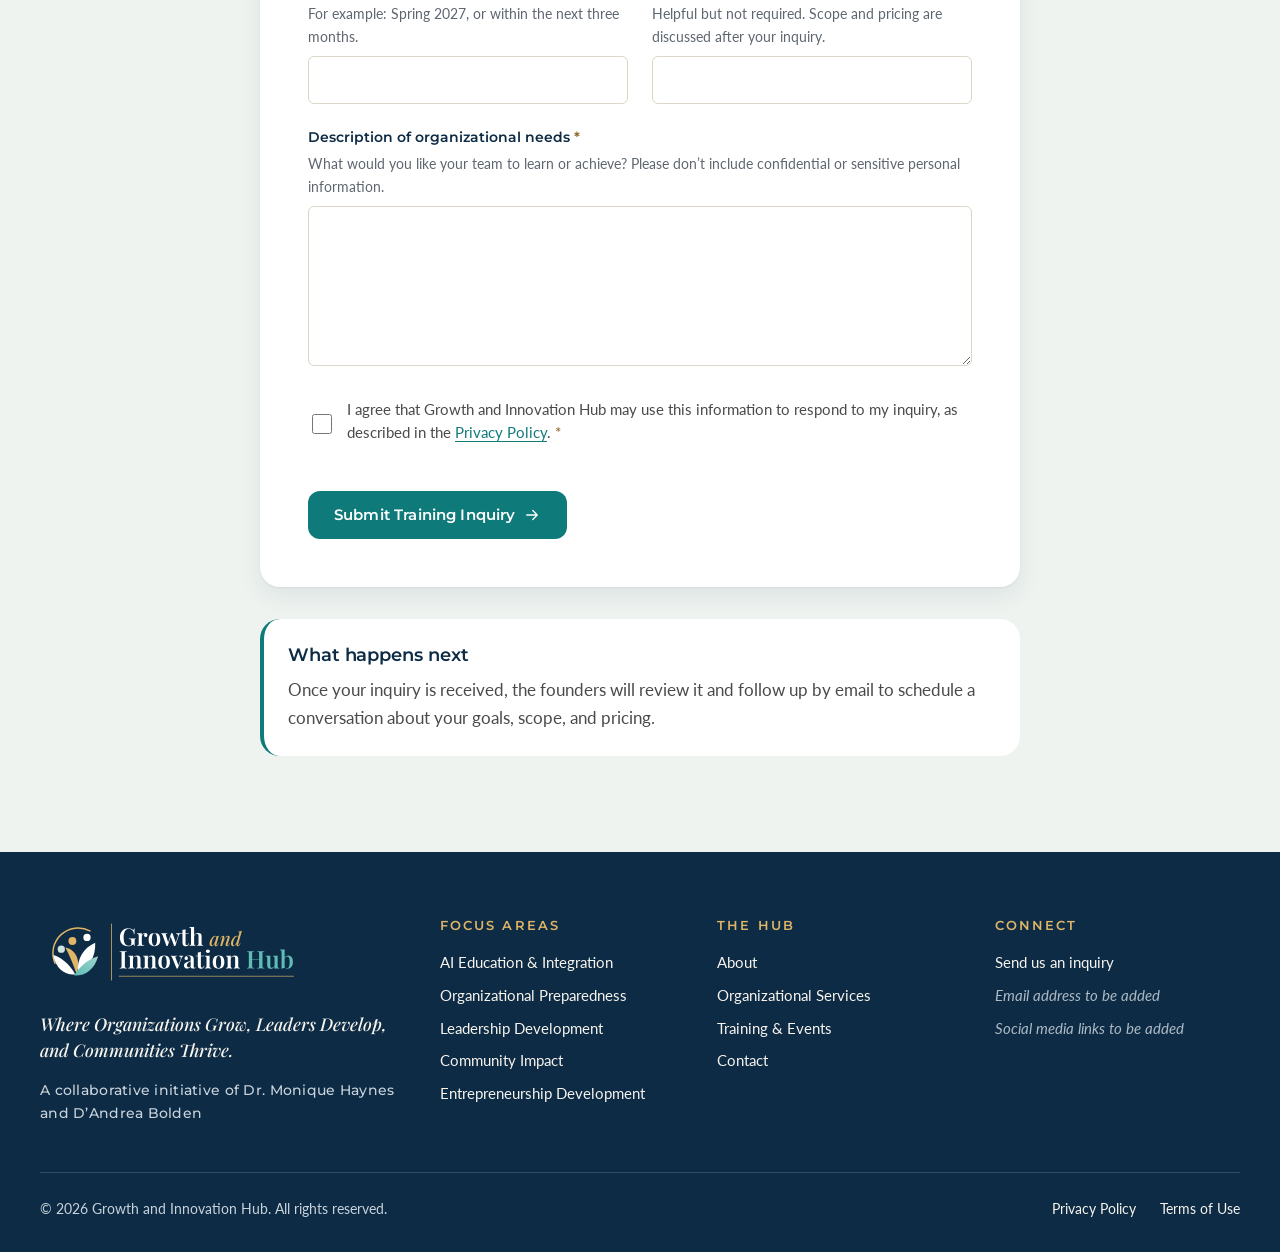
<file: organizational-services.html>
<!DOCTYPE html>
<html lang="en" class="no-js">
<head>
  <meta charset="utf-8">
  <meta name="viewport" content="width=device-width, initial-scale=1">
  <title>Organizational Training & Services | Growth and Innovation Hub</title>
  <meta name="description" content="Explore organizational training with Growth and Innovation Hub: workshops, team training, leadership sessions, and customized programs across five focus areas. Submit a training inquiry.">
  <!-- Canonical + Open Graph URLs use a placeholder domain; see README "Before launch". -->
  <link rel="canonical" href="https://YOUR-DOMAIN.example/organizational-services.html">
  <meta property="og:type" content="website">
  <meta property="og:site_name" content="Growth and Innovation Hub">
  <meta property="og:title" content="Organizational Training & Services | Growth and Innovation Hub">
  <meta property="og:description" content="Explore organizational training with Growth and Innovation Hub: workshops, team training, leadership sessions, and customized programs across five focus areas. Submit a training inquiry.">
  <meta property="og:url" content="https://YOUR-DOMAIN.example/organizational-services.html">
  <meta property="og:image" content="https://YOUR-DOMAIN.example/assets/images/og-image.jpg">
  <meta name="twitter:card" content="summary_large_image">
  <meta name="theme-color" content="#0D2B45">
  <link rel="icon" href="assets/icons/favicon.svg" type="image/svg+xml">
  <link rel="icon" href="assets/icons/favicon-32.png" sizes="32x32" type="image/png">
  <link rel="apple-touch-icon" href="assets/icons/apple-touch-icon.png">
  <link rel="preconnect" href="https://fonts.googleapis.com">
  <link rel="preconnect" href="https://fonts.gstatic.com" crossorigin>
  <link rel="stylesheet" href="https://fonts.googleapis.com/css2?family=Lato:wght@400;700&amp;family=Montserrat:wght@500;600&amp;family=Playfair+Display:ital,wght@0,600;1,500&amp;display=swap">
  <link rel="stylesheet" href="css/styles.css">
  <link rel="stylesheet" href="css/responsive.css">
  <script src="js/main.js" defer></script>
  <script src="js/form-config.js" defer></script>
  <script src="js/forms.js" defer></script>
</head>
<body>
<a class="skip-link" href="#main">Skip to main content</a>
<header class="site-header" id="top">
  <div class="container header-inner">
    <a class="brand" href="index.html" aria-label="Growth and Innovation Hub home">
      <img src="assets/logos/gih-primary-horizontal-no-tagline.svg" alt="Growth and Innovation Hub" width="210" height="58">
    </a>
    <nav class="primary-nav" aria-label="Main">
      <ul>
        <li><a href="index.html">Home</a></li>
        <li><a href="about.html">About</a></li>
        <li class="has-dropdown">
          <button class="dropdown-toggle" type="button" aria-expanded="false" aria-controls="focus-menu">Focus Areas <svg viewBox="0 0 24 24" fill="none" stroke="currentColor" stroke-width="1.7" stroke-linecap="round" stroke-linejoin="round" aria-hidden="true" focusable="false"><path d="M6 9l6 6 6-6"/></svg></button>
          <ul class="dropdown" id="focus-menu"><li><a href="ai-education.html"><span class="dd-icon"><svg viewBox="0 0 24 24" fill="none" stroke="currentColor" stroke-width="1.7" stroke-linecap="round" stroke-linejoin="round" aria-hidden="true" focusable="false"><rect x="6" y="6" width="12" height="12" rx="2.5"/><path d="M9 3v3M15 3v3M9 18v3M15 18v3M3 9h3M3 15h3M18 9h3M18 15h3"/><path d="M12 9.2l.8 1.6 1.7.8-1.7.8-.8 1.7-.8-1.7-1.7-.8 1.7-.8z"/></svg></span>AI Education &amp; Integration</a></li><li><a href="organizational-preparedness.html"><span class="dd-icon"><svg viewBox="0 0 24 24" fill="none" stroke="currentColor" stroke-width="1.7" stroke-linecap="round" stroke-linejoin="round" aria-hidden="true" focusable="false"><path d="M12 3l7 3v5c0 4.6-3 8.4-7 10-4-1.6-7-5.4-7-10V6z"/><path d="M9 12l2.2 2.2L15.5 10"/></svg></span>Organizational Preparedness</a></li><li><a href="leadership-development.html"><span class="dd-icon"><svg viewBox="0 0 24 24" fill="none" stroke="currentColor" stroke-width="1.7" stroke-linecap="round" stroke-linejoin="round" aria-hidden="true" focusable="false"><path d="M3 20l6-9 4 5 3-4 5 8z"/><path d="M15 12V4l4 2-4 2"/></svg></span>Leadership Development</a></li><li><a href="community-impact.html"><span class="dd-icon"><svg viewBox="0 0 24 24" fill="none" stroke="currentColor" stroke-width="1.7" stroke-linecap="round" stroke-linejoin="round" aria-hidden="true" focusable="false"><circle cx="12" cy="7" r="2.6"/><circle cx="5" cy="10" r="2"/><circle cx="19" cy="10" r="2"/><path d="M7 20c0-3 2.2-5.2 5-5.2s5 2.2 5 5.2M1.8 19c0-2.3 1.4-4 3.2-4M22.2 19c0-2.3-1.4-4-3.2-4"/></svg></span>Community Impact</a></li><li><a href="entrepreneurship-development.html"><span class="dd-icon"><svg viewBox="0 0 24 24" fill="none" stroke="currentColor" stroke-width="1.7" stroke-linecap="round" stroke-linejoin="round" aria-hidden="true" focusable="false"><path d="M12 21v-9"/><path d="M12 12c0-4.2 3.1-7 8-7 0 5-3.2 7-8 7z"/><path d="M12 14.5c0-3.3-2.5-5.5-6.5-5.5 0 3.7 2.6 5.5 6.5 5.5z"/></svg></span>Entrepreneurship Development</a></li></ul>
        </li>
        <li><a href="organizational-services.html" aria-current="page">Organizational Services</a></li><li><a href="training-events.html">Training &amp; Events</a></li><li><a href="contact.html">Contact</a></li>
      </ul>
    </nav>
    <a class="btn btn-primary header-cta" href="organizational-services.html#inquiry">Request Training</a>
    <button class="menu-toggle" type="button" aria-expanded="false" aria-controls="mobile-nav">
      <span class="bars" aria-hidden="true"><span></span><span></span><span></span></span><span class="menu-label">Menu</span>
    </button>
  </div>
  <nav class="mobile-nav" id="mobile-nav" aria-label="Mobile">
    <ul>
      <li><a href="index.html">Home</a></li>
      <li><a href="about.html">About</a></li>
      <li class="mobile-group"><span class="mobile-group-label">Focus Areas</span><ul><li><a href="ai-education.html">AI Education &amp; Integration</a></li><li><a href="organizational-preparedness.html">Organizational Preparedness</a></li><li><a href="leadership-development.html">Leadership Development</a></li><li><a href="community-impact.html">Community Impact</a></li><li><a href="entrepreneurship-development.html">Entrepreneurship Development</a></li></ul></li>
      <li><a href="organizational-services.html" aria-current="page">Organizational Services</a></li><li><a href="training-events.html">Training &amp; Events</a></li><li><a href="contact.html">Contact</a></li>
    </ul>
    <a class="btn btn-primary" href="organizational-services.html#inquiry">Request Training</a>
  </nav>
</header>
<main id="main" tabindex="-1">
<section class="page-hero on-navy">
  <img class="hero-mark" src="assets/logos/gih-icon-mark-reversed.svg" alt="" aria-hidden="true">
  <div class="container">
    <nav class="breadcrumb" aria-label="Breadcrumb"><ol><li><a href="index.html">Home</a></li><li aria-current="page">Training that moves organizations forward</li></ol></nav>
    <p class="eyebrow">Organizational Training &amp; Services</p>
    <h1>Training that moves organizations forward</h1>
    <p class="lede">For executive directors, business owners, pastors, school leaders, and other decision-makers exploring training for their teams.</p><div class="btn-row hero-btns"><a class="btn btn-primary" href="#inquiry">Request Training <svg viewBox="0 0 24 24" fill="none" stroke="currentColor" stroke-width="1.7" stroke-linecap="round" stroke-linejoin="round" aria-hidden="true" focusable="false"><path d="M5 12h14M13 6l6 6-6 6"/></svg></a><a class="btn btn-secondary" href="#formats">View formats</a></div>
  </div>
</section>

<section class="section">
  <div class="container split wide-left">
    <div>
      <p class="eyebrow">Overview</p>
      <h2>Training shaped around your organization</h2>
      <hr class="gold-rule">
      <p class="lede">Growth and Innovation Hub works with organizations to explore training aligned with their needs, goals, and audiences, drawing on five focus areas and a range of delivery formats.</p>
      <p>Rather than offering a fixed catalog, we begin by listening: who your people are, what they&rsquo;re working toward, and what would make the biggest difference. From there, we discuss what a focused, practical engagement could look like.</p>
    </div>
    <aside class="pricing-note">
      <h3 class="h4">Scope and pricing</h3>
      <p>Pricing has not been published. The scope and pricing of a potential engagement can be discussed after an inquiry, based on your goals, audience size, format, and timeframe.</p>
    </aside>
  </div>
</section>

<section class="section section-white" aria-labelledby="areas-title">
  <div class="container">
    <div class="section-head">
      <p class="eyebrow">Focus areas</p>
      <h2 id="areas-title">Five areas to build from</h2>
      <hr class="gold-rule">
      <p class="lede">Training can draw on one focus area or combine several.</p>
    </div>
    <div class="focus-grid">
      <article class="focus-card reveal">
        <span class="focus-num" aria-hidden="true">01</span>
        <div class="focus-icon"><svg viewBox="0 0 24 24" fill="none" stroke="currentColor" stroke-width="1.7" stroke-linecap="round" stroke-linejoin="round" aria-hidden="true" focusable="false"><rect x="6" y="6" width="12" height="12" rx="2.5"/><path d="M9 3v3M15 3v3M9 18v3M15 18v3M3 9h3M3 15h3M18 9h3M18 15h3"/><path d="M12 9.2l.8 1.6 1.7.8-1.7.8-.8 1.7-.8-1.7-1.7-.8 1.7-.8z"/></svg></div>
        <h3>AI Education &amp; Integration</h3>
        <p>Explore practical applications of artificial intelligence for productivity, organizational workflows, education, and business development.</p>
        <a class="text-link card-link" href="ai-education.html">Learn more<span class="visually-hidden"> about AI Education &amp; Integration</span> <svg viewBox="0 0 24 24" fill="none" stroke="currentColor" stroke-width="1.7" stroke-linecap="round" stroke-linejoin="round" aria-hidden="true" focusable="false"><path d="M5 12h14M13 6l6 6-6 6"/></svg></a>
      </article>
      <article class="focus-card reveal">
        <span class="focus-num" aria-hidden="true">02</span>
        <div class="focus-icon"><svg viewBox="0 0 24 24" fill="none" stroke="currentColor" stroke-width="1.7" stroke-linecap="round" stroke-linejoin="round" aria-hidden="true" focusable="false"><path d="M12 3l7 3v5c0 4.6-3 8.4-7 10-4-1.6-7-5.4-7-10V6z"/><path d="M9 12l2.2 2.2L15.5 10"/></svg></div>
        <h3>Organizational Preparedness</h3>
        <p>Develop knowledge and planning capabilities that help organizations prepare for changing circumstances and strengthen readiness.</p>
        <a class="text-link card-link" href="organizational-preparedness.html">Learn more<span class="visually-hidden"> about Organizational Preparedness</span> <svg viewBox="0 0 24 24" fill="none" stroke="currentColor" stroke-width="1.7" stroke-linecap="round" stroke-linejoin="round" aria-hidden="true" focusable="false"><path d="M5 12h14M13 6l6 6-6 6"/></svg></a>
      </article>
      <article class="focus-card reveal">
        <span class="focus-num" aria-hidden="true">03</span>
        <div class="focus-icon"><svg viewBox="0 0 24 24" fill="none" stroke="currentColor" stroke-width="1.7" stroke-linecap="round" stroke-linejoin="round" aria-hidden="true" focusable="false"><path d="M3 20l6-9 4 5 3-4 5 8z"/><path d="M15 12V4l4 2-4 2"/></svg></div>
        <h3>Leadership Development</h3>
        <p>Strengthen leadership capacity, decision-making, communication, and the ability to guide teams and organizations.</p>
        <a class="text-link card-link" href="leadership-development.html">Learn more<span class="visually-hidden"> about Leadership Development</span> <svg viewBox="0 0 24 24" fill="none" stroke="currentColor" stroke-width="1.7" stroke-linecap="round" stroke-linejoin="round" aria-hidden="true" focusable="false"><path d="M5 12h14M13 6l6 6-6 6"/></svg></a>
      </article>
      <article class="focus-card reveal">
        <span class="focus-num" aria-hidden="true">04</span>
        <div class="focus-icon"><svg viewBox="0 0 24 24" fill="none" stroke="currentColor" stroke-width="1.7" stroke-linecap="round" stroke-linejoin="round" aria-hidden="true" focusable="false"><circle cx="12" cy="7" r="2.6"/><circle cx="5" cy="10" r="2"/><circle cx="19" cy="10" r="2"/><path d="M7 20c0-3 2.2-5.2 5-5.2s5 2.2 5 5.2M1.8 19c0-2.3 1.4-4 3.2-4M22.2 19c0-2.3-1.4-4-3.2-4"/></svg></div>
        <h3>Community Impact</h3>
        <p>Support collaborative initiatives, community education, organizational partnerships, and opportunities for meaningful community advancement.</p>
        <a class="text-link card-link" href="community-impact.html">Learn more<span class="visually-hidden"> about Community Impact</span> <svg viewBox="0 0 24 24" fill="none" stroke="currentColor" stroke-width="1.7" stroke-linecap="round" stroke-linejoin="round" aria-hidden="true" focusable="false"><path d="M5 12h14M13 6l6 6-6 6"/></svg></a>
      </article>
      <article class="focus-card reveal">
        <span class="focus-num" aria-hidden="true">05</span>
        <div class="focus-icon"><svg viewBox="0 0 24 24" fill="none" stroke="currentColor" stroke-width="1.7" stroke-linecap="round" stroke-linejoin="round" aria-hidden="true" focusable="false"><path d="M12 21v-9"/><path d="M12 12c0-4.2 3.1-7 8-7 0 5-3.2 7-8 7z"/><path d="M12 14.5c0-3.3-2.5-5.5-6.5-5.5 0 3.7 2.6 5.5 6.5 5.5z"/></svg></div>
        <h3>Entrepreneurship Development</h3>
        <p>Develop business knowledge, entrepreneurial skills, planning capabilities, and strategies for identifying opportunities for growth.</p>
        <a class="text-link card-link" href="entrepreneurship-development.html">Learn more<span class="visually-hidden"> about Entrepreneurship Development</span> <svg viewBox="0 0 24 24" fill="none" stroke="currentColor" stroke-width="1.7" stroke-linecap="round" stroke-linejoin="round" aria-hidden="true" focusable="false"><path d="M5 12h14M13 6l6 6-6 6"/></svg></a>
      </article>
    </div>
  </div>
</section>

<section class="section" id="formats" aria-labelledby="formats-title">
  <div class="container">
    <div class="section-head">
      <p class="eyebrow">Formats</p>
      <h2 id="formats-title">Potential workshop and training formats</h2>
      <hr class="gold-rule">
    </div>
    <ul class="format-grid"><li class="format-card"><svg viewBox="0 0 24 24" fill="none" stroke="currentColor" stroke-width="1.7" stroke-linecap="round" stroke-linejoin="round" aria-hidden="true" focusable="false"><circle cx="9" cy="8" r="3"/><path d="M3 20c0-3.3 2.7-6 6-6s6 2.7 6 6M16 4.5a3 3 0 010 6M21 20c0-2.6-1.6-4.9-4-5.7"/></svg><span>Organizational workshops</span></li><li class="format-card"><svg viewBox="0 0 24 24" fill="none" stroke="currentColor" stroke-width="1.7" stroke-linecap="round" stroke-linejoin="round" aria-hidden="true" focusable="false"><rect x="5" y="4" width="14" height="17" rx="2"/><path d="M9 4V3h6v1M9 10h6M9 14h6M9 18h3"/></svg><span>Staff and team training</span></li><li class="format-card"><svg viewBox="0 0 24 24" fill="none" stroke="currentColor" stroke-width="1.7" stroke-linecap="round" stroke-linejoin="round" aria-hidden="true" focusable="false"><path d="M3 20l6-9 4 5 3-4 5 8z"/><path d="M15 12V4l4 2-4 2"/></svg><span>Leadership development sessions</span></li><li class="format-card"><svg viewBox="0 0 24 24" fill="none" stroke="currentColor" stroke-width="1.7" stroke-linecap="round" stroke-linejoin="round" aria-hidden="true" focusable="false"><path d="M10 3h4v3a2 2 0 104 0V3h3v7h-3a2 2 0 100 4h3v7h-7v-3a2 2 0 10-4 0v3H3v-7h3a2 2 0 100-4H3V3z"/></svg><span>Customized training programs</span></li><li class="format-card"><svg viewBox="0 0 24 24" fill="none" stroke="currentColor" stroke-width="1.7" stroke-linecap="round" stroke-linejoin="round" aria-hidden="true" focusable="false"><rect x="3" y="4" width="18" height="12" rx="2"/><path d="M8 20h8M12 16v4"/></svg><span>Virtual training</span></li><li class="format-card"><svg viewBox="0 0 24 24" fill="none" stroke="currentColor" stroke-width="1.7" stroke-linecap="round" stroke-linejoin="round" aria-hidden="true" focusable="false"><path d="M9 4L3 6v14l6-2 6 2 6-2V4l-6 2z"/><path d="M9 4v14M15 6v14"/></svg><span>On-site training</span></li><li class="format-card"><svg viewBox="0 0 24 24" fill="none" stroke="currentColor" stroke-width="1.7" stroke-linecap="round" stroke-linejoin="round" aria-hidden="true" focusable="false"><path d="M2 12l4-4 4 2 3-2 4 1 5 3"/><path d="M6 8v6l5 4 2-1 2 1 3-3"/><path d="M11 14l2 2"/></svg><span>Community and organizational partnerships</span></li></ul>
  </div>
</section>

<section class="section section-navy on-navy" aria-labelledby="custom-title">
  <div class="container">
    <div class="section-head">
      <p class="eyebrow">Customized engagement</p>
      <h2 id="custom-title">How an engagement takes shape</h2>
      <hr class="gold-rule">
      <p class="lede">Every organization is different, so every engagement starts with a conversation.</p>
    </div>
    <ol class="steps"><li class="step"><span class="step-num">01</span><h3>Share your needs</h3><p>Complete the training inquiry with your goals, audience, and preferred format.</p></li><li class="step"><span class="step-num">02</span><h3>Discuss the possibilities</h3><p>We&rsquo;ll follow up to talk through focus areas, formats, timing, scope, and pricing.</p></li><li class="step"><span class="step-num">03</span><h3>Shape the engagement</h3><p>Together we outline an approach aligned with your organization&rsquo;s goals.</p></li></ol>
  </div>
</section>

<section class="section section-tint" id="inquiry" aria-labelledby="inquiry-title">
  <div class="container narrow">
    <div class="section-head">
      <p class="eyebrow">Training inquiry</p>
      <h2 id="inquiry-title">Request organizational training</h2>
      <hr class="gold-rule">
      <p class="lede">Tell us about your organization and what you&rsquo;re hoping to achieve. Fields marked with an asterisk are required.</p>
    </div>
    <div class="form-card">
      
      <form class="inquiry-form" id="org-inquiry-form" name="organizational-training" data-form-name="organizational-training" method="POST" data-netlify="true" netlify-honeypot="website">
      <input type="hidden" name="form-name" value="organizational-training">
      <p class="form-required-note"><span class="req" aria-hidden="true">*</span> Required field</p>
      <div class="form-error-summary" tabindex="-1" hidden></div>
      <div class="form-grid">
        <div class="field">
          <label for="org-name">Organization name <span class="req" aria-hidden="true">*</span></label>
          <input type="text" id="org-name" name="org-name" aria-describedby="org-name-error" required autocomplete="organization">
          <p class="error" id="org-name-error" aria-live="polite"></p>
        </div>
        <div class="field">
          <label for="org-type">Organization type <span class="req" aria-hidden="true">*</span></label>
          <select id="org-type" name="org-type" aria-describedby="org-type-error" required><option value="">Select one</option><option value="Business or corporation">Business or corporation</option><option value="Nonprofit organization">Nonprofit organization</option><option value="Church or ministry">Church or ministry</option><option value="School or educational institution">School or educational institution</option><option value="Community organization">Community organization</option><option value="Other">Other</option></select>
          <p class="error" id="org-type-error" aria-live="polite"></p>
        </div>
        <div class="field">
          <label for="contact-name">Contact person&rsquo;s name <span class="req" aria-hidden="true">*</span></label>
          <input type="text" id="contact-name" name="contact-name" aria-describedby="contact-name-error" required autocomplete="name">
          <p class="error" id="contact-name-error" aria-live="polite"></p>
        </div>
        <div class="field">
          <label for="contact-role">Job title or role <span class="req" aria-hidden="true">*</span></label>
          <input type="text" id="contact-role" name="contact-role" aria-describedby="contact-role-error" required autocomplete="organization-title">
          <p class="error" id="contact-role-error" aria-live="polite"></p>
        </div>
        <div class="field">
          <label for="email">Email address <span class="req" aria-hidden="true">*</span></label>
          <input type="email" id="email" name="email" aria-describedby="email-error" required autocomplete="email">
          <p class="error" id="email-error" aria-live="polite"></p>
        </div>
        <div class="field">
          <label for="phone">Phone number <span class="optional">(optional)</span></label>
          <input type="tel" id="phone" name="phone" aria-describedby="phone-error" autocomplete="tel">
          <p class="error" id="phone-error" aria-live="polite"></p>
        </div>
        <div class="field">
          <label for="focus-area">Focus area of interest <span class="req" aria-hidden="true">*</span></label>
          <select id="focus-area" name="focus-area" aria-describedby="focus-area-error" required><option value="">Select one</option><option value="AI Education &amp; Integration">AI Education & Integration</option><option value="Organizational Preparedness">Organizational Preparedness</option><option value="Leadership Development">Leadership Development</option><option value="Community Impact">Community Impact</option><option value="Entrepreneurship Development">Entrepreneurship Development</option><option value="Multiple focus areas">Multiple focus areas</option><option value="Not sure yet">Not sure yet</option></select>
          <p class="error" id="focus-area-error" aria-live="polite"></p>
        </div>
        <div class="field">
          <label for="service">Requested training or service <span class="req" aria-hidden="true">*</span></label><p class="hint" id="service-hint">For example: an AI literacy workshop for staff, or a leadership session for managers.</p>
          <input type="text" id="service" name="service" aria-describedby="service-hint service-error" required>
          <p class="error" id="service-error" aria-live="polite"></p>
        </div>
        <div class="field">
          <label for="participants">Number of anticipated participants <span class="optional">(optional)</span></label>
          <input type="number" id="participants" name="participants" aria-describedby="participants-error" min="1" inputmode="numeric">
          <p class="error" id="participants-error" aria-live="polite"></p>
        </div>
        <div class="field">
          <label for="delivery">Preferred delivery format <span class="req" aria-hidden="true">*</span></label>
          <select id="delivery" name="delivery" aria-describedby="delivery-error" required><option value="">Select one</option><option value="Virtual">Virtual</option><option value="On-site">On-site</option><option value="Undecided">Undecided</option></select>
          <p class="error" id="delivery-error" aria-live="polite"></p>
        </div>
        <div class="field">
          <label for="timeframe">Preferred timeframe <span class="req" aria-hidden="true">*</span></label><p class="hint" id="timeframe-hint">For example: Spring 2027, or within the next three months.</p>
          <input type="text" id="timeframe" name="timeframe" aria-describedby="timeframe-hint timeframe-error" required>
          <p class="error" id="timeframe-error" aria-live="polite"></p>
        </div>
        <div class="field">
          <label for="budget">Estimated budget <span class="optional">(optional)</span></label><p class="hint" id="budget-hint">Helpful but not required. Scope and pricing are discussed after your inquiry.</p>
          <input type="text" id="budget" name="budget" aria-describedby="budget-hint budget-error">
          <p class="error" id="budget-error" aria-live="polite"></p>
        </div>
        <div class="field full">
          <label for="needs">Description of organizational needs <span class="req" aria-hidden="true">*</span></label><p class="hint" id="needs-hint">What would you like your team to learn or achieve? Please don&rsquo;t include confidential or sensitive personal information.</p>
          <textarea id="needs" name="needs" aria-describedby="needs-hint needs-error" required rows="6"></textarea>
          <p class="error" id="needs-error" aria-live="polite"></p>
        </div>
        <div class="field hp" aria-hidden="true"><label for="org-inquiry-form-website">Leave this field empty</label><input type="text" id="org-inquiry-form-website" name="website" tabindex="-1" autocomplete="off"></div>
        <div class="field full consent">
          <label class="check-inline"><input type="checkbox" id="org-inquiry-form-consent" name="consent" value="yes" required aria-describedby="org-inquiry-form-consent-error"> <span>I agree that Growth and Innovation Hub may use this information to respond to my inquiry, as described in the <a href="privacy.html">Privacy Policy</a>. <span class="req" aria-hidden="true">*</span></span></label>
          <p class="error" id="org-inquiry-form-consent-error" aria-live="polite"></p>
        </div>
      </div>
      <div class="form-actions">
        <button class="btn btn-primary" type="submit">Submit Training Inquiry <svg viewBox="0 0 24 24" fill="none" stroke="currentColor" stroke-width="1.7" stroke-linecap="round" stroke-linejoin="round" aria-hidden="true" focusable="false"><path d="M5 12h14M13 6l6 6-6 6"/></svg></button>
      </div>
      <div class="form-status" role="status" aria-live="polite" tabindex="-1"></div>
    </form>
    </div>
    <div class="next-step">
      <h3 class="h4">What happens next</h3>
      <p>Once your inquiry is received, the founders will review it and follow up by email to schedule a conversation about your goals, scope, and pricing.</p>
    </div>
  </div>
</section>
</main>
<footer class="site-footer on-navy">
  <div class="container">
    <div class="footer-grid">
      <div class="footer-brand">
        <a href="index.html" aria-label="Growth and Innovation Hub home"><img src="assets/logos/gih-primary-horizontal-reversed-no-tagline.svg" alt="Growth and Innovation Hub" width="280" height="78"></a>
        <p class="footer-tagline">Where Organizations Grow, Leaders Develop, and Communities Thrive.</p>
        <p class="credit-line">A collaborative initiative of Dr. Monique Haynes and D&rsquo;Andrea Bolden</p>
      </div>
      <div>
        <h2>Focus Areas</h2>
        <ul><li><a href="ai-education.html">AI Education &amp; Integration</a></li><li><a href="organizational-preparedness.html">Organizational Preparedness</a></li><li><a href="leadership-development.html">Leadership Development</a></li><li><a href="community-impact.html">Community Impact</a></li><li><a href="entrepreneurship-development.html">Entrepreneurship Development</a></li></ul>
      </div>
      <div>
        <h2>The Hub</h2>
        <ul>
          <li><a href="about.html">About</a></li>
          <li><a href="organizational-services.html">Organizational Services</a></li>
          <li><a href="training-events.html">Training &amp; Events</a></li>
          <li><a href="contact.html">Contact</a></li>
        </ul>
      </div>
      <div>
        <h2>Connect</h2>
        <ul class="footer-contact">
          <li><a href="contact.html">Send us an inquiry</a></li>
          <li><span class="pending-inline">Email address to be added</span></li>
          <li><span class="pending-inline">Social media links to be added</span></li>
        </ul>
      </div>
    </div>
    <div class="footer-bottom">
      <p>&copy; 2026 Growth and Innovation Hub. All rights reserved.</p>
      <ul class="legal-links">
        <li><a href="privacy.html">Privacy Policy</a></li>
        <li><a href="terms.html">Terms of Use</a></li>
      </ul>
    </div>
  </div>
</footer>
</body>
</html>
</file>
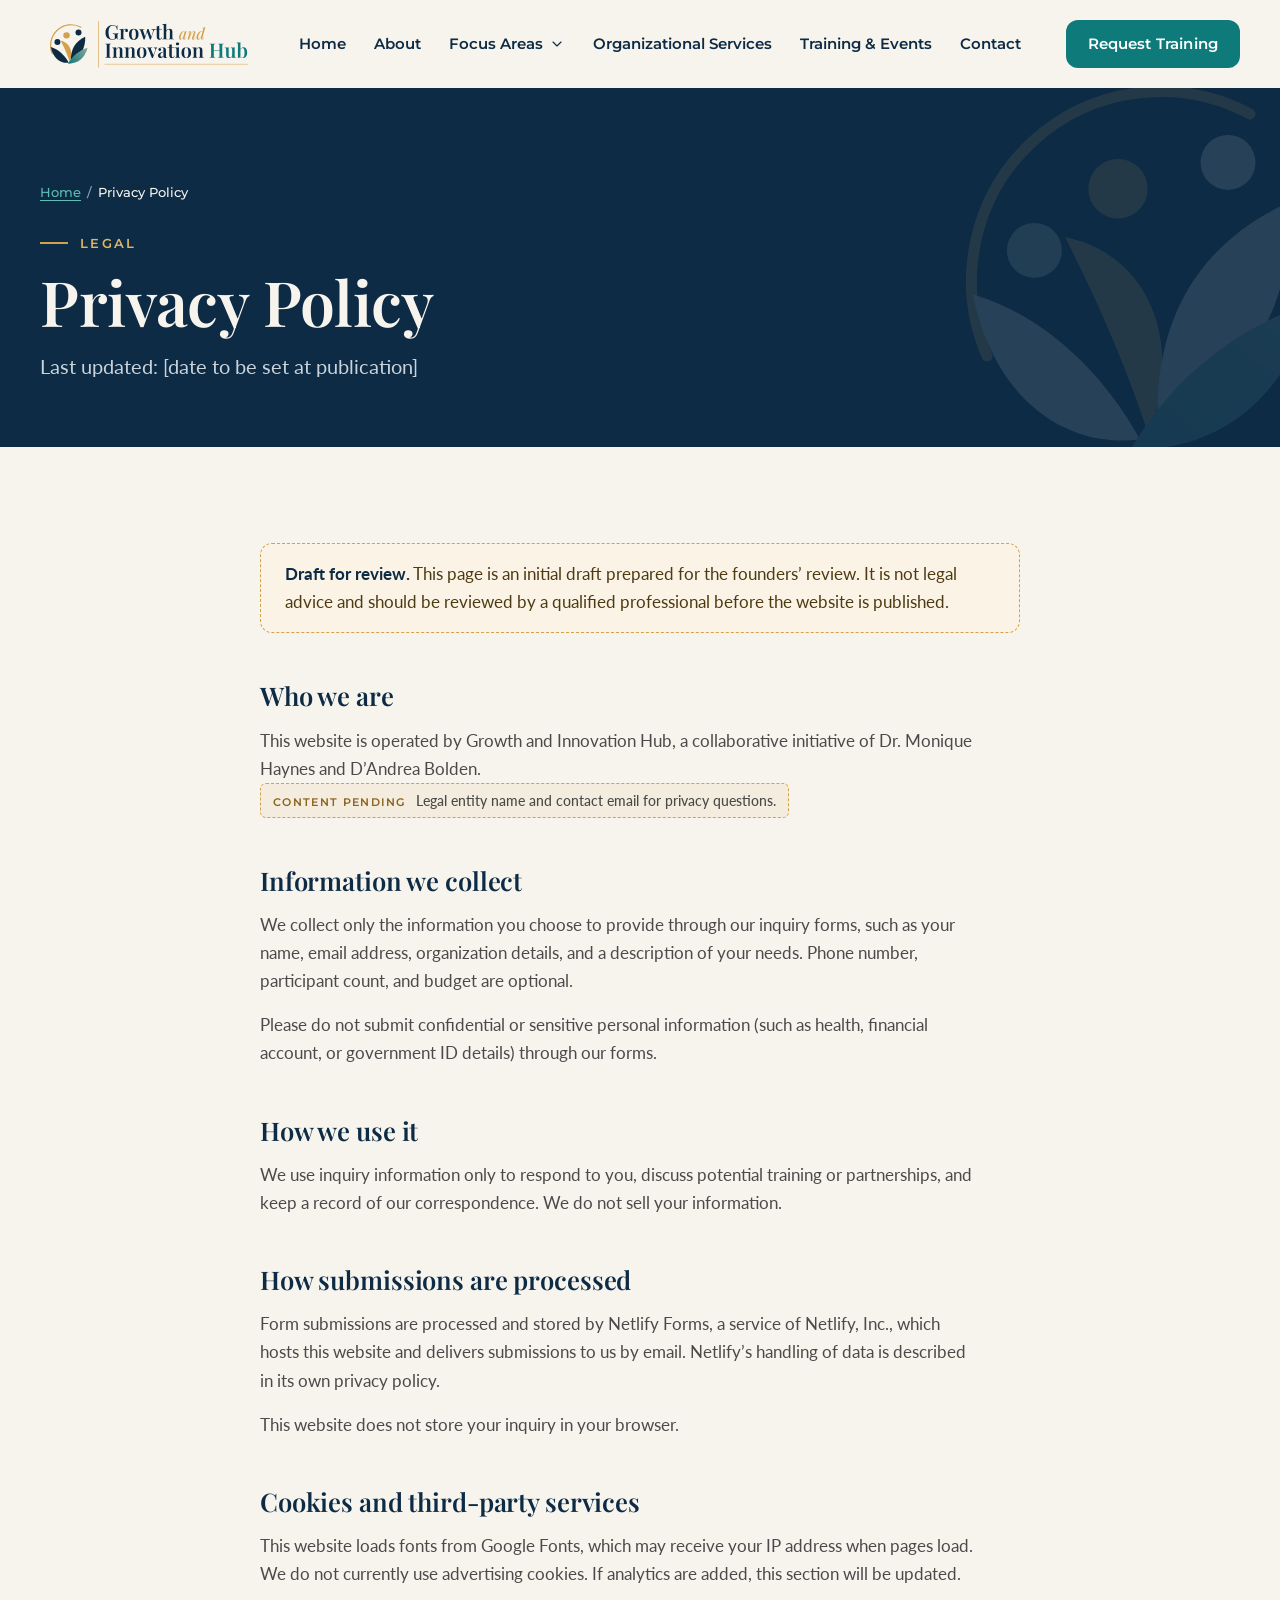
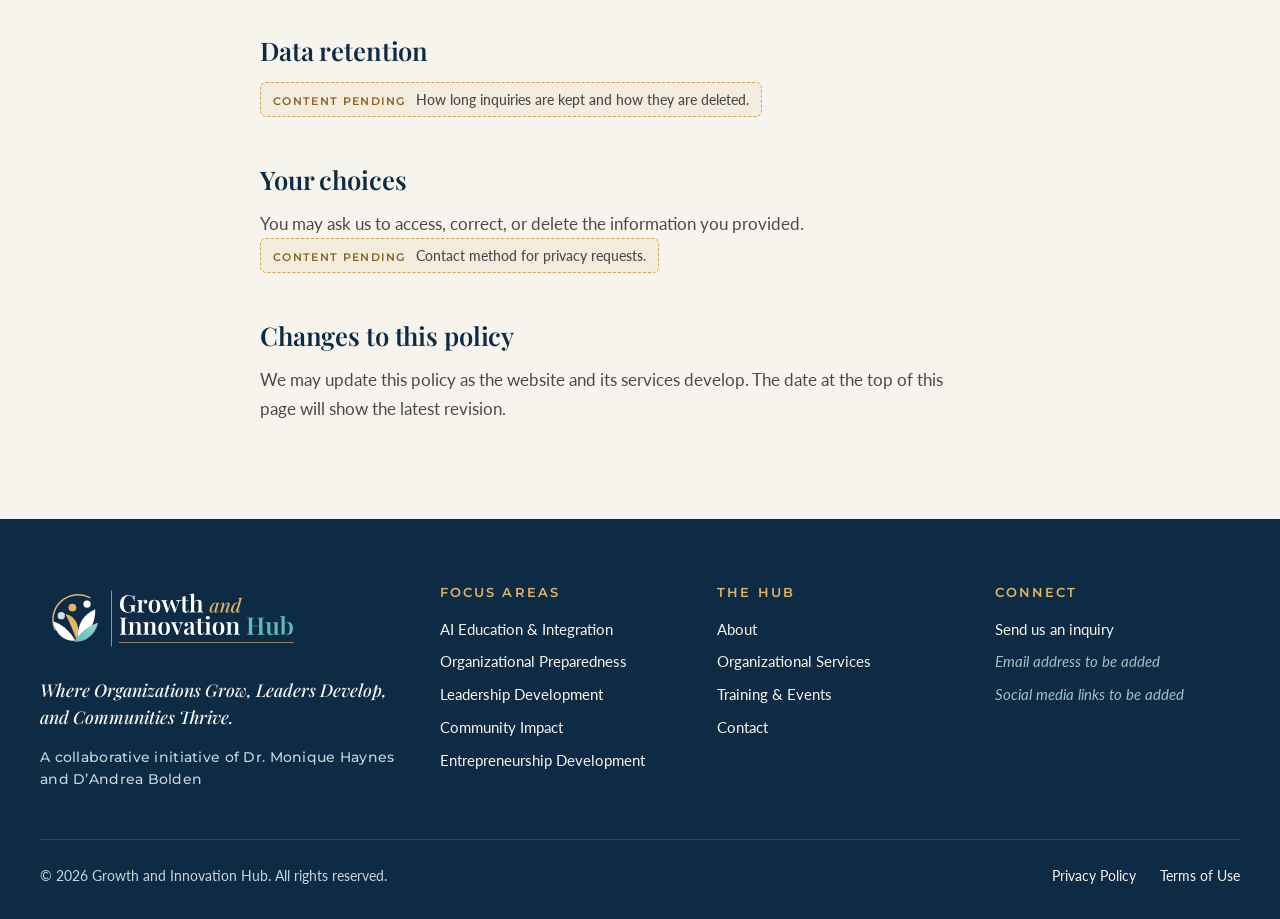
<file: privacy.html>
<!DOCTYPE html>
<html lang="en" class="no-js">
<head>
  <meta charset="utf-8">
  <meta name="viewport" content="width=device-width, initial-scale=1">
  <title>Privacy Policy | Growth and Innovation Hub</title>
  <meta name="description" content="Draft privacy policy for the Growth and Innovation Hub website.">
  <meta name="robots" content="noindex">
  <!-- Canonical + Open Graph URLs use a placeholder domain; see README "Before launch". -->
  <link rel="canonical" href="https://YOUR-DOMAIN.example/privacy.html">
  <meta property="og:type" content="website">
  <meta property="og:site_name" content="Growth and Innovation Hub">
  <meta property="og:title" content="Privacy Policy | Growth and Innovation Hub">
  <meta property="og:description" content="Draft privacy policy for the Growth and Innovation Hub website.">
  <meta property="og:url" content="https://YOUR-DOMAIN.example/privacy.html">
  <meta property="og:image" content="https://YOUR-DOMAIN.example/assets/images/og-image.jpg">
  <meta name="twitter:card" content="summary_large_image">
  <meta name="theme-color" content="#0D2B45">
  <link rel="icon" href="assets/icons/favicon.svg" type="image/svg+xml">
  <link rel="icon" href="assets/icons/favicon-32.png" sizes="32x32" type="image/png">
  <link rel="apple-touch-icon" href="assets/icons/apple-touch-icon.png">
  <link rel="preconnect" href="https://fonts.googleapis.com">
  <link rel="preconnect" href="https://fonts.gstatic.com" crossorigin>
  <link rel="stylesheet" href="https://fonts.googleapis.com/css2?family=Lato:wght@400;700&amp;family=Montserrat:wght@500;600&amp;family=Playfair+Display:ital,wght@0,600;1,500&amp;display=swap">
  <link rel="stylesheet" href="css/styles.css">
  <link rel="stylesheet" href="css/responsive.css">
  <script src="js/main.js" defer></script>
</head>
<body>
<a class="skip-link" href="#main">Skip to main content</a>
<header class="site-header" id="top">
  <div class="container header-inner">
    <a class="brand" href="index.html" aria-label="Growth and Innovation Hub home">
      <img src="assets/logos/gih-primary-horizontal-no-tagline.svg" alt="Growth and Innovation Hub" width="210" height="58">
    </a>
    <nav class="primary-nav" aria-label="Main">
      <ul>
        <li><a href="index.html">Home</a></li>
        <li><a href="about.html">About</a></li>
        <li class="has-dropdown">
          <button class="dropdown-toggle" type="button" aria-expanded="false" aria-controls="focus-menu">Focus Areas <svg viewBox="0 0 24 24" fill="none" stroke="currentColor" stroke-width="1.7" stroke-linecap="round" stroke-linejoin="round" aria-hidden="true" focusable="false"><path d="M6 9l6 6 6-6"/></svg></button>
          <ul class="dropdown" id="focus-menu"><li><a href="ai-education.html"><span class="dd-icon"><svg viewBox="0 0 24 24" fill="none" stroke="currentColor" stroke-width="1.7" stroke-linecap="round" stroke-linejoin="round" aria-hidden="true" focusable="false"><rect x="6" y="6" width="12" height="12" rx="2.5"/><path d="M9 3v3M15 3v3M9 18v3M15 18v3M3 9h3M3 15h3M18 9h3M18 15h3"/><path d="M12 9.2l.8 1.6 1.7.8-1.7.8-.8 1.7-.8-1.7-1.7-.8 1.7-.8z"/></svg></span>AI Education &amp; Integration</a></li><li><a href="organizational-preparedness.html"><span class="dd-icon"><svg viewBox="0 0 24 24" fill="none" stroke="currentColor" stroke-width="1.7" stroke-linecap="round" stroke-linejoin="round" aria-hidden="true" focusable="false"><path d="M12 3l7 3v5c0 4.6-3 8.4-7 10-4-1.6-7-5.4-7-10V6z"/><path d="M9 12l2.2 2.2L15.5 10"/></svg></span>Organizational Preparedness</a></li><li><a href="leadership-development.html"><span class="dd-icon"><svg viewBox="0 0 24 24" fill="none" stroke="currentColor" stroke-width="1.7" stroke-linecap="round" stroke-linejoin="round" aria-hidden="true" focusable="false"><path d="M3 20l6-9 4 5 3-4 5 8z"/><path d="M15 12V4l4 2-4 2"/></svg></span>Leadership Development</a></li><li><a href="community-impact.html"><span class="dd-icon"><svg viewBox="0 0 24 24" fill="none" stroke="currentColor" stroke-width="1.7" stroke-linecap="round" stroke-linejoin="round" aria-hidden="true" focusable="false"><circle cx="12" cy="7" r="2.6"/><circle cx="5" cy="10" r="2"/><circle cx="19" cy="10" r="2"/><path d="M7 20c0-3 2.2-5.2 5-5.2s5 2.2 5 5.2M1.8 19c0-2.3 1.4-4 3.2-4M22.2 19c0-2.3-1.4-4-3.2-4"/></svg></span>Community Impact</a></li><li><a href="entrepreneurship-development.html"><span class="dd-icon"><svg viewBox="0 0 24 24" fill="none" stroke="currentColor" stroke-width="1.7" stroke-linecap="round" stroke-linejoin="round" aria-hidden="true" focusable="false"><path d="M12 21v-9"/><path d="M12 12c0-4.2 3.1-7 8-7 0 5-3.2 7-8 7z"/><path d="M12 14.5c0-3.3-2.5-5.5-6.5-5.5 0 3.7 2.6 5.5 6.5 5.5z"/></svg></span>Entrepreneurship Development</a></li></ul>
        </li>
        <li><a href="organizational-services.html">Organizational Services</a></li><li><a href="training-events.html">Training &amp; Events</a></li><li><a href="contact.html">Contact</a></li>
      </ul>
    </nav>
    <a class="btn btn-primary header-cta" href="organizational-services.html#inquiry">Request Training</a>
    <button class="menu-toggle" type="button" aria-expanded="false" aria-controls="mobile-nav">
      <span class="bars" aria-hidden="true"><span></span><span></span><span></span></span><span class="menu-label">Menu</span>
    </button>
  </div>
  <nav class="mobile-nav" id="mobile-nav" aria-label="Mobile">
    <ul>
      <li><a href="index.html">Home</a></li>
      <li><a href="about.html">About</a></li>
      <li class="mobile-group"><span class="mobile-group-label">Focus Areas</span><ul><li><a href="ai-education.html">AI Education &amp; Integration</a></li><li><a href="organizational-preparedness.html">Organizational Preparedness</a></li><li><a href="leadership-development.html">Leadership Development</a></li><li><a href="community-impact.html">Community Impact</a></li><li><a href="entrepreneurship-development.html">Entrepreneurship Development</a></li></ul></li>
      <li><a href="organizational-services.html">Organizational Services</a></li><li><a href="training-events.html">Training &amp; Events</a></li><li><a href="contact.html">Contact</a></li>
    </ul>
    <a class="btn btn-primary" href="organizational-services.html#inquiry">Request Training</a>
  </nav>
</header>
<main id="main" tabindex="-1">
<section class="page-hero on-navy">
  <img class="hero-mark" src="assets/logos/gih-icon-mark-reversed.svg" alt="" aria-hidden="true">
  <div class="container">
    <nav class="breadcrumb" aria-label="Breadcrumb"><ol><li><a href="index.html">Home</a></li><li aria-current="page">Privacy Policy</li></ol></nav>
    <p class="eyebrow">Legal</p>
    <h1>Privacy Policy</h1>
    <p class="lede">Last updated: [date to be set at publication]</p>
  </div>
</section>
<section class="section">
  <div class="container narrow legal">
    <div class="draft-banner" role="note"><strong>Draft for review.</strong> This page is an initial draft prepared for the founders&rsquo; review. It is not legal advice and should be reviewed by a qualified professional before the website is published.</div>
    <h2>Who we are</h2><p>This website is operated by Growth and Innovation Hub, a collaborative initiative of Dr. Monique Haynes and D&rsquo;Andrea Bolden. <span class="pending" role="note"><span class="pending-label">Content pending</span> Legal entity name and contact email for privacy questions.</span></p><h2>Information we collect</h2><p>We collect only the information you choose to provide through our inquiry forms, such as your name, email address, organization details, and a description of your needs. Phone number, participant count, and budget are optional.</p><p>Please do not submit confidential or sensitive personal information (such as health, financial account, or government ID details) through our forms.</p><h2>How we use it</h2><p>We use inquiry information only to respond to you, discuss potential training or partnerships, and keep a record of our correspondence. We do not sell your information.</p><h2>How submissions are processed</h2><p>Form submissions are processed and stored by Netlify Forms, a service of Netlify, Inc., which hosts this website and delivers submissions to us by email. Netlify&rsquo;s handling of data is described in its own privacy policy.</p><p>This website does not store your inquiry in your browser.</p><h2>Cookies and third-party services</h2><p>This website loads fonts from Google Fonts, which may receive your IP address when pages load. We do not currently use advertising cookies. If analytics are added, this section will be updated.</p><h2>Data retention</h2><p><span class="pending" role="note"><span class="pending-label">Content pending</span> How long inquiries are kept and how they are deleted.</span></p><h2>Your choices</h2><p>You may ask us to access, correct, or delete the information you provided. <span class="pending" role="note"><span class="pending-label">Content pending</span> Contact method for privacy requests.</span></p><h2>Changes to this policy</h2><p>We may update this policy as the website and its services develop. The date at the top of this page will show the latest revision.</p>
  </div>
</section>
</main>
<footer class="site-footer on-navy">
  <div class="container">
    <div class="footer-grid">
      <div class="footer-brand">
        <a href="index.html" aria-label="Growth and Innovation Hub home"><img src="assets/logos/gih-primary-horizontal-reversed-no-tagline.svg" alt="Growth and Innovation Hub" width="280" height="78"></a>
        <p class="footer-tagline">Where Organizations Grow, Leaders Develop, and Communities Thrive.</p>
        <p class="credit-line">A collaborative initiative of Dr. Monique Haynes and D&rsquo;Andrea Bolden</p>
      </div>
      <div>
        <h2>Focus Areas</h2>
        <ul><li><a href="ai-education.html">AI Education &amp; Integration</a></li><li><a href="organizational-preparedness.html">Organizational Preparedness</a></li><li><a href="leadership-development.html">Leadership Development</a></li><li><a href="community-impact.html">Community Impact</a></li><li><a href="entrepreneurship-development.html">Entrepreneurship Development</a></li></ul>
      </div>
      <div>
        <h2>The Hub</h2>
        <ul>
          <li><a href="about.html">About</a></li>
          <li><a href="organizational-services.html">Organizational Services</a></li>
          <li><a href="training-events.html">Training &amp; Events</a></li>
          <li><a href="contact.html">Contact</a></li>
        </ul>
      </div>
      <div>
        <h2>Connect</h2>
        <ul class="footer-contact">
          <li><a href="contact.html">Send us an inquiry</a></li>
          <li><span class="pending-inline">Email address to be added</span></li>
          <li><span class="pending-inline">Social media links to be added</span></li>
        </ul>
      </div>
    </div>
    <div class="footer-bottom">
      <p>&copy; 2026 Growth and Innovation Hub. All rights reserved.</p>
      <ul class="legal-links">
        <li><a href="privacy.html">Privacy Policy</a></li>
        <li><a href="terms.html">Terms of Use</a></li>
      </ul>
    </div>
  </div>
</footer>
</body>
</html>
</file>
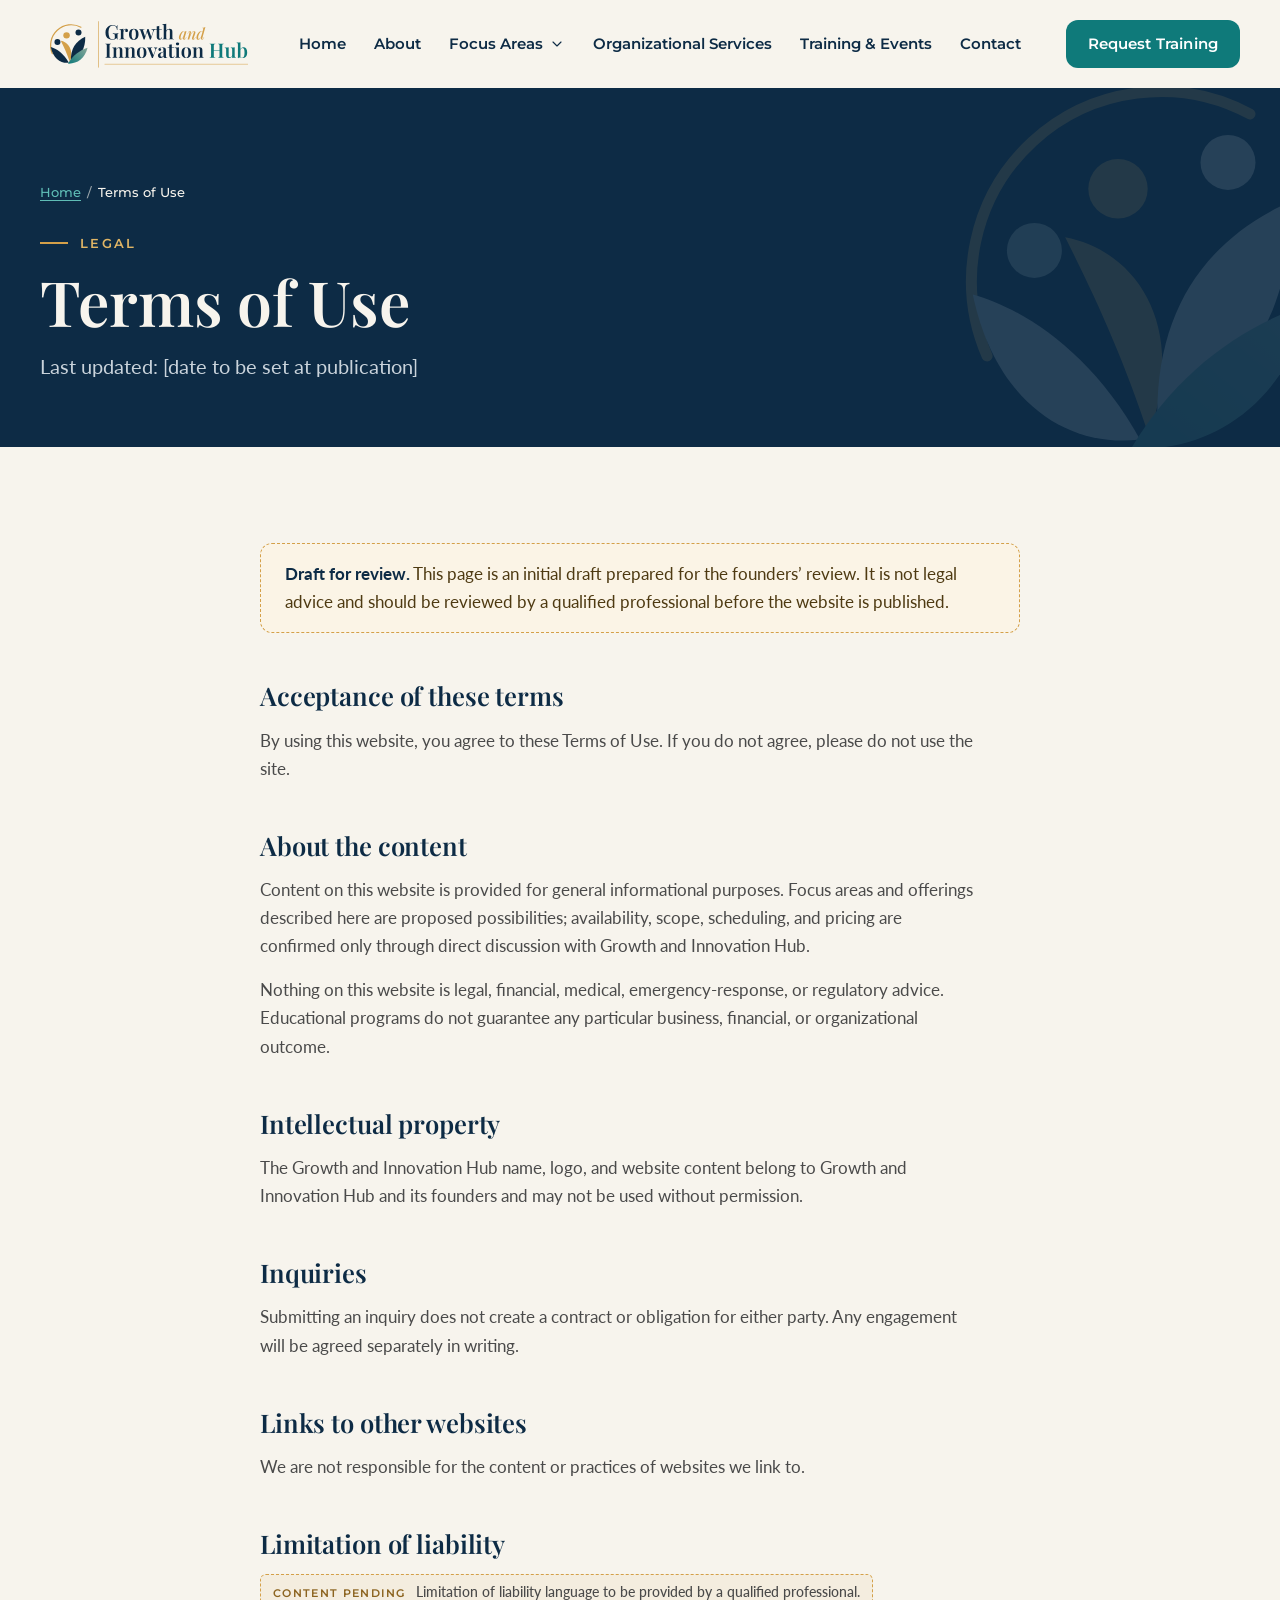
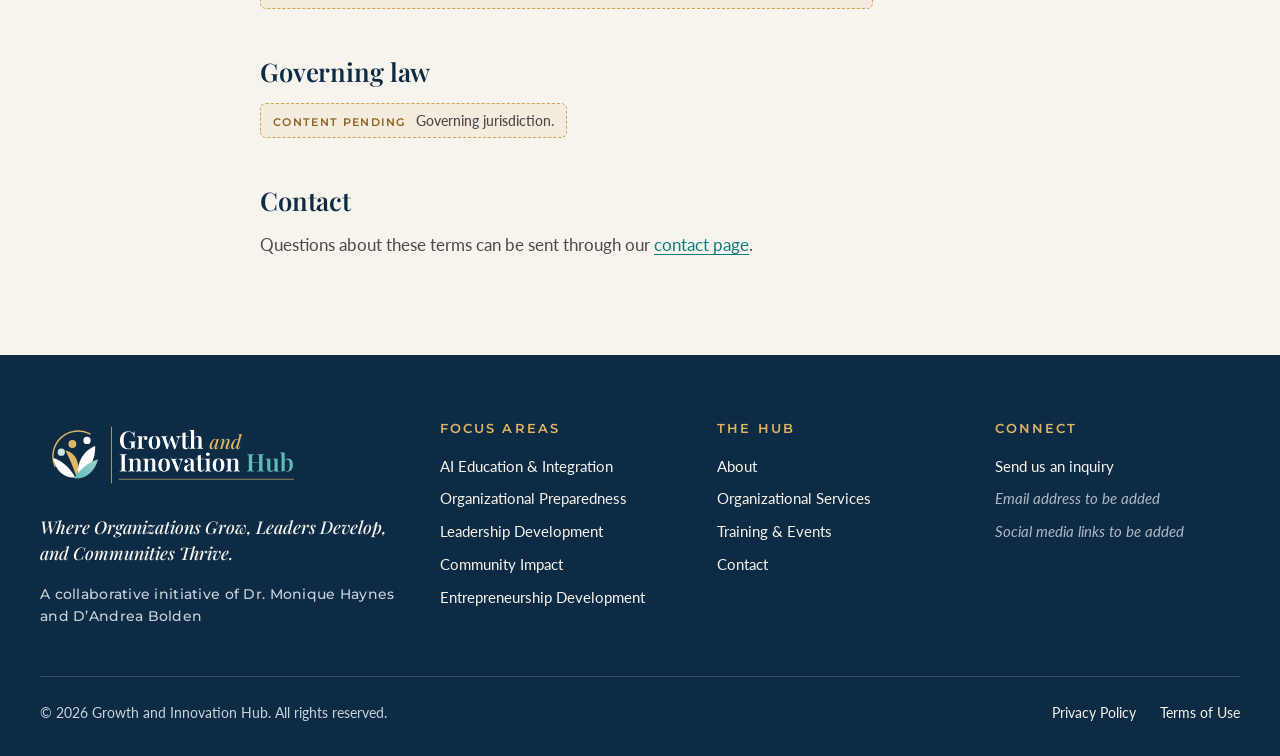
<file: terms.html>
<!DOCTYPE html>
<html lang="en" class="no-js">
<head>
  <meta charset="utf-8">
  <meta name="viewport" content="width=device-width, initial-scale=1">
  <title>Terms of Use | Growth and Innovation Hub</title>
  <meta name="description" content="Draft terms of use for the Growth and Innovation Hub website.">
  <meta name="robots" content="noindex">
  <!-- Canonical + Open Graph URLs use a placeholder domain; see README "Before launch". -->
  <link rel="canonical" href="https://YOUR-DOMAIN.example/terms.html">
  <meta property="og:type" content="website">
  <meta property="og:site_name" content="Growth and Innovation Hub">
  <meta property="og:title" content="Terms of Use | Growth and Innovation Hub">
  <meta property="og:description" content="Draft terms of use for the Growth and Innovation Hub website.">
  <meta property="og:url" content="https://YOUR-DOMAIN.example/terms.html">
  <meta property="og:image" content="https://YOUR-DOMAIN.example/assets/images/og-image.jpg">
  <meta name="twitter:card" content="summary_large_image">
  <meta name="theme-color" content="#0D2B45">
  <link rel="icon" href="assets/icons/favicon.svg" type="image/svg+xml">
  <link rel="icon" href="assets/icons/favicon-32.png" sizes="32x32" type="image/png">
  <link rel="apple-touch-icon" href="assets/icons/apple-touch-icon.png">
  <link rel="preconnect" href="https://fonts.googleapis.com">
  <link rel="preconnect" href="https://fonts.gstatic.com" crossorigin>
  <link rel="stylesheet" href="https://fonts.googleapis.com/css2?family=Lato:wght@400;700&amp;family=Montserrat:wght@500;600&amp;family=Playfair+Display:ital,wght@0,600;1,500&amp;display=swap">
  <link rel="stylesheet" href="css/styles.css">
  <link rel="stylesheet" href="css/responsive.css">
  <script src="js/main.js" defer></script>
</head>
<body>
<a class="skip-link" href="#main">Skip to main content</a>
<header class="site-header" id="top">
  <div class="container header-inner">
    <a class="brand" href="index.html" aria-label="Growth and Innovation Hub home">
      <img src="assets/logos/gih-primary-horizontal-no-tagline.svg" alt="Growth and Innovation Hub" width="210" height="58">
    </a>
    <nav class="primary-nav" aria-label="Main">
      <ul>
        <li><a href="index.html">Home</a></li>
        <li><a href="about.html">About</a></li>
        <li class="has-dropdown">
          <button class="dropdown-toggle" type="button" aria-expanded="false" aria-controls="focus-menu">Focus Areas <svg viewBox="0 0 24 24" fill="none" stroke="currentColor" stroke-width="1.7" stroke-linecap="round" stroke-linejoin="round" aria-hidden="true" focusable="false"><path d="M6 9l6 6 6-6"/></svg></button>
          <ul class="dropdown" id="focus-menu"><li><a href="ai-education.html"><span class="dd-icon"><svg viewBox="0 0 24 24" fill="none" stroke="currentColor" stroke-width="1.7" stroke-linecap="round" stroke-linejoin="round" aria-hidden="true" focusable="false"><rect x="6" y="6" width="12" height="12" rx="2.5"/><path d="M9 3v3M15 3v3M9 18v3M15 18v3M3 9h3M3 15h3M18 9h3M18 15h3"/><path d="M12 9.2l.8 1.6 1.7.8-1.7.8-.8 1.7-.8-1.7-1.7-.8 1.7-.8z"/></svg></span>AI Education &amp; Integration</a></li><li><a href="organizational-preparedness.html"><span class="dd-icon"><svg viewBox="0 0 24 24" fill="none" stroke="currentColor" stroke-width="1.7" stroke-linecap="round" stroke-linejoin="round" aria-hidden="true" focusable="false"><path d="M12 3l7 3v5c0 4.6-3 8.4-7 10-4-1.6-7-5.4-7-10V6z"/><path d="M9 12l2.2 2.2L15.5 10"/></svg></span>Organizational Preparedness</a></li><li><a href="leadership-development.html"><span class="dd-icon"><svg viewBox="0 0 24 24" fill="none" stroke="currentColor" stroke-width="1.7" stroke-linecap="round" stroke-linejoin="round" aria-hidden="true" focusable="false"><path d="M3 20l6-9 4 5 3-4 5 8z"/><path d="M15 12V4l4 2-4 2"/></svg></span>Leadership Development</a></li><li><a href="community-impact.html"><span class="dd-icon"><svg viewBox="0 0 24 24" fill="none" stroke="currentColor" stroke-width="1.7" stroke-linecap="round" stroke-linejoin="round" aria-hidden="true" focusable="false"><circle cx="12" cy="7" r="2.6"/><circle cx="5" cy="10" r="2"/><circle cx="19" cy="10" r="2"/><path d="M7 20c0-3 2.2-5.2 5-5.2s5 2.2 5 5.2M1.8 19c0-2.3 1.4-4 3.2-4M22.2 19c0-2.3-1.4-4-3.2-4"/></svg></span>Community Impact</a></li><li><a href="entrepreneurship-development.html"><span class="dd-icon"><svg viewBox="0 0 24 24" fill="none" stroke="currentColor" stroke-width="1.7" stroke-linecap="round" stroke-linejoin="round" aria-hidden="true" focusable="false"><path d="M12 21v-9"/><path d="M12 12c0-4.2 3.1-7 8-7 0 5-3.2 7-8 7z"/><path d="M12 14.5c0-3.3-2.5-5.5-6.5-5.5 0 3.7 2.6 5.5 6.5 5.5z"/></svg></span>Entrepreneurship Development</a></li></ul>
        </li>
        <li><a href="organizational-services.html">Organizational Services</a></li><li><a href="training-events.html">Training &amp; Events</a></li><li><a href="contact.html">Contact</a></li>
      </ul>
    </nav>
    <a class="btn btn-primary header-cta" href="organizational-services.html#inquiry">Request Training</a>
    <button class="menu-toggle" type="button" aria-expanded="false" aria-controls="mobile-nav">
      <span class="bars" aria-hidden="true"><span></span><span></span><span></span></span><span class="menu-label">Menu</span>
    </button>
  </div>
  <nav class="mobile-nav" id="mobile-nav" aria-label="Mobile">
    <ul>
      <li><a href="index.html">Home</a></li>
      <li><a href="about.html">About</a></li>
      <li class="mobile-group"><span class="mobile-group-label">Focus Areas</span><ul><li><a href="ai-education.html">AI Education &amp; Integration</a></li><li><a href="organizational-preparedness.html">Organizational Preparedness</a></li><li><a href="leadership-development.html">Leadership Development</a></li><li><a href="community-impact.html">Community Impact</a></li><li><a href="entrepreneurship-development.html">Entrepreneurship Development</a></li></ul></li>
      <li><a href="organizational-services.html">Organizational Services</a></li><li><a href="training-events.html">Training &amp; Events</a></li><li><a href="contact.html">Contact</a></li>
    </ul>
    <a class="btn btn-primary" href="organizational-services.html#inquiry">Request Training</a>
  </nav>
</header>
<main id="main" tabindex="-1">
<section class="page-hero on-navy">
  <img class="hero-mark" src="assets/logos/gih-icon-mark-reversed.svg" alt="" aria-hidden="true">
  <div class="container">
    <nav class="breadcrumb" aria-label="Breadcrumb"><ol><li><a href="index.html">Home</a></li><li aria-current="page">Terms of Use</li></ol></nav>
    <p class="eyebrow">Legal</p>
    <h1>Terms of Use</h1>
    <p class="lede">Last updated: [date to be set at publication]</p>
  </div>
</section>
<section class="section">
  <div class="container narrow legal">
    <div class="draft-banner" role="note"><strong>Draft for review.</strong> This page is an initial draft prepared for the founders&rsquo; review. It is not legal advice and should be reviewed by a qualified professional before the website is published.</div>
    <h2>Acceptance of these terms</h2><p>By using this website, you agree to these Terms of Use. If you do not agree, please do not use the site.</p><h2>About the content</h2><p>Content on this website is provided for general informational purposes. Focus areas and offerings described here are proposed possibilities; availability, scope, scheduling, and pricing are confirmed only through direct discussion with Growth and Innovation Hub.</p><p>Nothing on this website is legal, financial, medical, emergency-response, or regulatory advice. Educational programs do not guarantee any particular business, financial, or organizational outcome.</p><h2>Intellectual property</h2><p>The Growth and Innovation Hub name, logo, and website content belong to Growth and Innovation Hub and its founders and may not be used without permission.</p><h2>Inquiries</h2><p>Submitting an inquiry does not create a contract or obligation for either party. Any engagement will be agreed separately in writing.</p><h2>Links to other websites</h2><p>We are not responsible for the content or practices of websites we link to.</p><h2>Limitation of liability</h2><p><span class="pending" role="note"><span class="pending-label">Content pending</span> Limitation of liability language to be provided by a qualified professional.</span></p><h2>Governing law</h2><p><span class="pending" role="note"><span class="pending-label">Content pending</span> Governing jurisdiction.</span></p><h2>Contact</h2><p>Questions about these terms can be sent through our <a href="contact.html">contact page</a>.</p>
  </div>
</section>
</main>
<footer class="site-footer on-navy">
  <div class="container">
    <div class="footer-grid">
      <div class="footer-brand">
        <a href="index.html" aria-label="Growth and Innovation Hub home"><img src="assets/logos/gih-primary-horizontal-reversed-no-tagline.svg" alt="Growth and Innovation Hub" width="280" height="78"></a>
        <p class="footer-tagline">Where Organizations Grow, Leaders Develop, and Communities Thrive.</p>
        <p class="credit-line">A collaborative initiative of Dr. Monique Haynes and D&rsquo;Andrea Bolden</p>
      </div>
      <div>
        <h2>Focus Areas</h2>
        <ul><li><a href="ai-education.html">AI Education &amp; Integration</a></li><li><a href="organizational-preparedness.html">Organizational Preparedness</a></li><li><a href="leadership-development.html">Leadership Development</a></li><li><a href="community-impact.html">Community Impact</a></li><li><a href="entrepreneurship-development.html">Entrepreneurship Development</a></li></ul>
      </div>
      <div>
        <h2>The Hub</h2>
        <ul>
          <li><a href="about.html">About</a></li>
          <li><a href="organizational-services.html">Organizational Services</a></li>
          <li><a href="training-events.html">Training &amp; Events</a></li>
          <li><a href="contact.html">Contact</a></li>
        </ul>
      </div>
      <div>
        <h2>Connect</h2>
        <ul class="footer-contact">
          <li><a href="contact.html">Send us an inquiry</a></li>
          <li><span class="pending-inline">Email address to be added</span></li>
          <li><span class="pending-inline">Social media links to be added</span></li>
        </ul>
      </div>
    </div>
    <div class="footer-bottom">
      <p>&copy; 2026 Growth and Innovation Hub. All rights reserved.</p>
      <ul class="legal-links">
        <li><a href="privacy.html">Privacy Policy</a></li>
        <li><a href="terms.html">Terms of Use</a></li>
      </ul>
    </div>
  </div>
</footer>
</body>
</html>
</file>
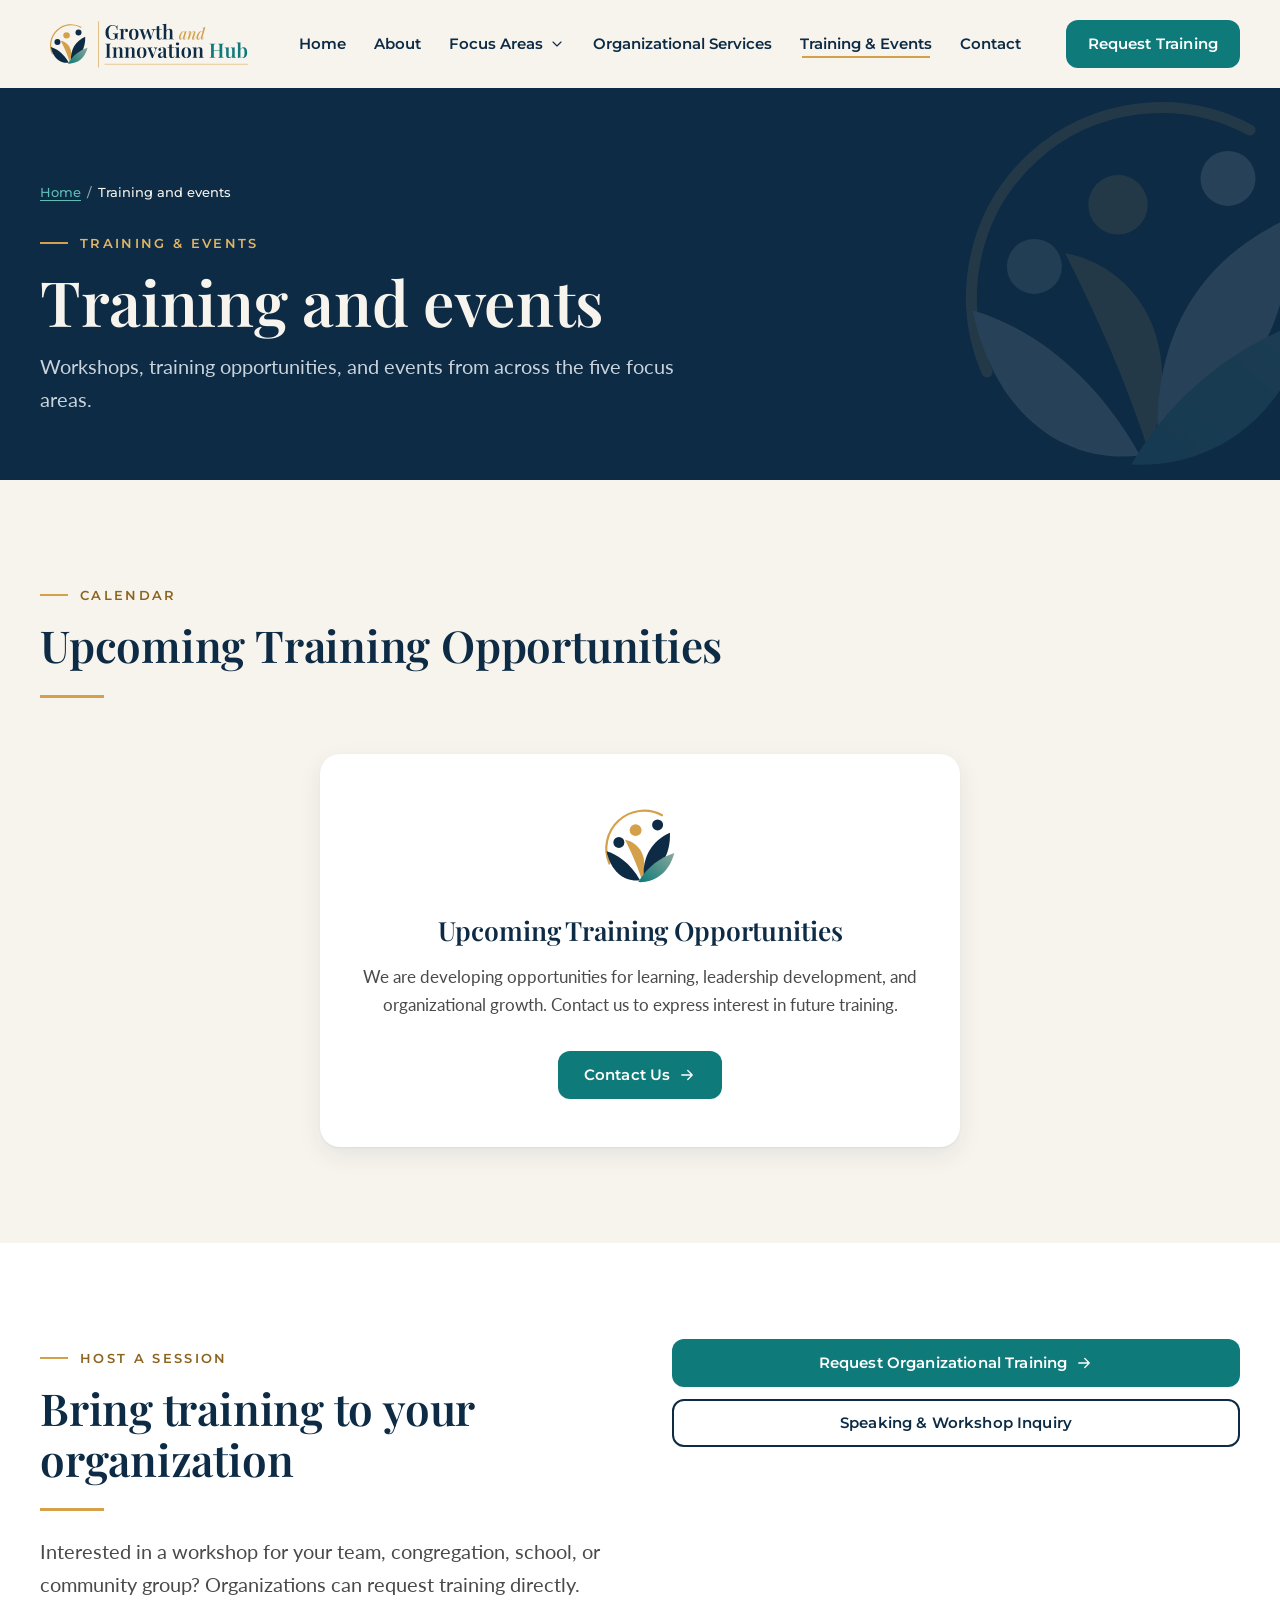
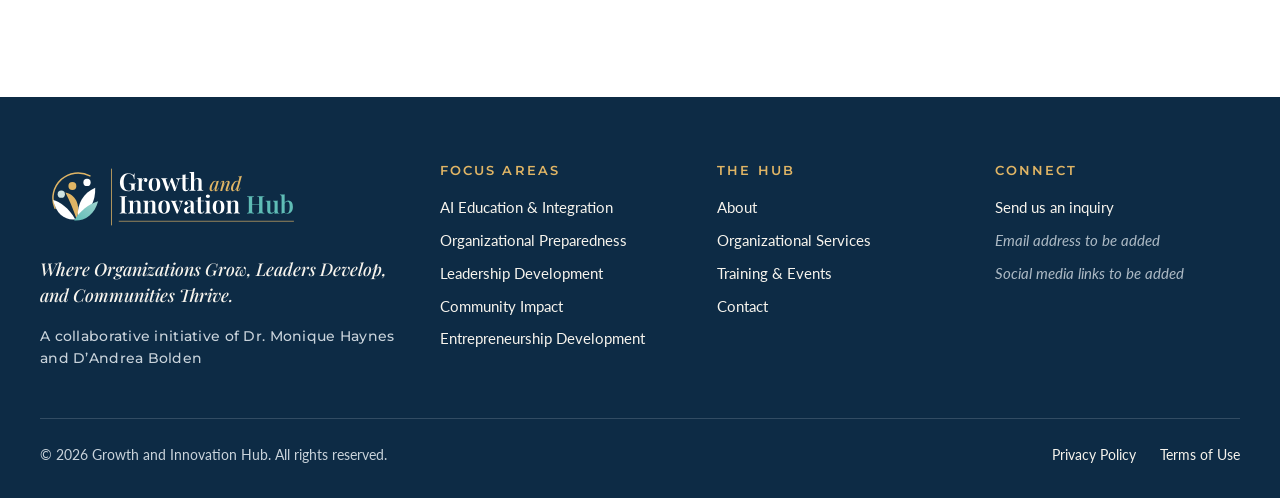
<file: training-events.html>
<!DOCTYPE html>
<html lang="en" class="no-js">
<head>
  <meta charset="utf-8">
  <meta name="viewport" content="width=device-width, initial-scale=1">
  <title>Training & Events | Growth and Innovation Hub</title>
  <meta name="description" content="Upcoming workshops, training opportunities, and events from Growth and Innovation Hub across AI education, preparedness, leadership, community impact, and entrepreneurship.">
  <!-- Canonical + Open Graph URLs use a placeholder domain; see README "Before launch". -->
  <link rel="canonical" href="https://YOUR-DOMAIN.example/training-events.html">
  <meta property="og:type" content="website">
  <meta property="og:site_name" content="Growth and Innovation Hub">
  <meta property="og:title" content="Training & Events | Growth and Innovation Hub">
  <meta property="og:description" content="Upcoming workshops, training opportunities, and events from Growth and Innovation Hub across AI education, preparedness, leadership, community impact, and entrepreneurship.">
  <meta property="og:url" content="https://YOUR-DOMAIN.example/training-events.html">
  <meta property="og:image" content="https://YOUR-DOMAIN.example/assets/images/og-image.jpg">
  <meta name="twitter:card" content="summary_large_image">
  <meta name="theme-color" content="#0D2B45">
  <link rel="icon" href="assets/icons/favicon.svg" type="image/svg+xml">
  <link rel="icon" href="assets/icons/favicon-32.png" sizes="32x32" type="image/png">
  <link rel="apple-touch-icon" href="assets/icons/apple-touch-icon.png">
  <link rel="preconnect" href="https://fonts.googleapis.com">
  <link rel="preconnect" href="https://fonts.gstatic.com" crossorigin>
  <link rel="stylesheet" href="https://fonts.googleapis.com/css2?family=Lato:wght@400;700&amp;family=Montserrat:wght@500;600&amp;family=Playfair+Display:ital,wght@0,600;1,500&amp;display=swap">
  <link rel="stylesheet" href="css/styles.css">
  <link rel="stylesheet" href="css/responsive.css">
  <script src="js/main.js" defer></script>
  <script src="js/events-data.js" defer></script>
  <script src="js/events.js" defer></script>
</head>
<body>
<a class="skip-link" href="#main">Skip to main content</a>
<header class="site-header" id="top">
  <div class="container header-inner">
    <a class="brand" href="index.html" aria-label="Growth and Innovation Hub home">
      <img src="assets/logos/gih-primary-horizontal-no-tagline.svg" alt="Growth and Innovation Hub" width="210" height="58">
    </a>
    <nav class="primary-nav" aria-label="Main">
      <ul>
        <li><a href="index.html">Home</a></li>
        <li><a href="about.html">About</a></li>
        <li class="has-dropdown">
          <button class="dropdown-toggle" type="button" aria-expanded="false" aria-controls="focus-menu">Focus Areas <svg viewBox="0 0 24 24" fill="none" stroke="currentColor" stroke-width="1.7" stroke-linecap="round" stroke-linejoin="round" aria-hidden="true" focusable="false"><path d="M6 9l6 6 6-6"/></svg></button>
          <ul class="dropdown" id="focus-menu"><li><a href="ai-education.html"><span class="dd-icon"><svg viewBox="0 0 24 24" fill="none" stroke="currentColor" stroke-width="1.7" stroke-linecap="round" stroke-linejoin="round" aria-hidden="true" focusable="false"><rect x="6" y="6" width="12" height="12" rx="2.5"/><path d="M9 3v3M15 3v3M9 18v3M15 18v3M3 9h3M3 15h3M18 9h3M18 15h3"/><path d="M12 9.2l.8 1.6 1.7.8-1.7.8-.8 1.7-.8-1.7-1.7-.8 1.7-.8z"/></svg></span>AI Education &amp; Integration</a></li><li><a href="organizational-preparedness.html"><span class="dd-icon"><svg viewBox="0 0 24 24" fill="none" stroke="currentColor" stroke-width="1.7" stroke-linecap="round" stroke-linejoin="round" aria-hidden="true" focusable="false"><path d="M12 3l7 3v5c0 4.6-3 8.4-7 10-4-1.6-7-5.4-7-10V6z"/><path d="M9 12l2.2 2.2L15.5 10"/></svg></span>Organizational Preparedness</a></li><li><a href="leadership-development.html"><span class="dd-icon"><svg viewBox="0 0 24 24" fill="none" stroke="currentColor" stroke-width="1.7" stroke-linecap="round" stroke-linejoin="round" aria-hidden="true" focusable="false"><path d="M3 20l6-9 4 5 3-4 5 8z"/><path d="M15 12V4l4 2-4 2"/></svg></span>Leadership Development</a></li><li><a href="community-impact.html"><span class="dd-icon"><svg viewBox="0 0 24 24" fill="none" stroke="currentColor" stroke-width="1.7" stroke-linecap="round" stroke-linejoin="round" aria-hidden="true" focusable="false"><circle cx="12" cy="7" r="2.6"/><circle cx="5" cy="10" r="2"/><circle cx="19" cy="10" r="2"/><path d="M7 20c0-3 2.2-5.2 5-5.2s5 2.2 5 5.2M1.8 19c0-2.3 1.4-4 3.2-4M22.2 19c0-2.3-1.4-4-3.2-4"/></svg></span>Community Impact</a></li><li><a href="entrepreneurship-development.html"><span class="dd-icon"><svg viewBox="0 0 24 24" fill="none" stroke="currentColor" stroke-width="1.7" stroke-linecap="round" stroke-linejoin="round" aria-hidden="true" focusable="false"><path d="M12 21v-9"/><path d="M12 12c0-4.2 3.1-7 8-7 0 5-3.2 7-8 7z"/><path d="M12 14.5c0-3.3-2.5-5.5-6.5-5.5 0 3.7 2.6 5.5 6.5 5.5z"/></svg></span>Entrepreneurship Development</a></li></ul>
        </li>
        <li><a href="organizational-services.html">Organizational Services</a></li><li><a href="training-events.html" aria-current="page">Training &amp; Events</a></li><li><a href="contact.html">Contact</a></li>
      </ul>
    </nav>
    <a class="btn btn-primary header-cta" href="organizational-services.html#inquiry">Request Training</a>
    <button class="menu-toggle" type="button" aria-expanded="false" aria-controls="mobile-nav">
      <span class="bars" aria-hidden="true"><span></span><span></span><span></span></span><span class="menu-label">Menu</span>
    </button>
  </div>
  <nav class="mobile-nav" id="mobile-nav" aria-label="Mobile">
    <ul>
      <li><a href="index.html">Home</a></li>
      <li><a href="about.html">About</a></li>
      <li class="mobile-group"><span class="mobile-group-label">Focus Areas</span><ul><li><a href="ai-education.html">AI Education &amp; Integration</a></li><li><a href="organizational-preparedness.html">Organizational Preparedness</a></li><li><a href="leadership-development.html">Leadership Development</a></li><li><a href="community-impact.html">Community Impact</a></li><li><a href="entrepreneurship-development.html">Entrepreneurship Development</a></li></ul></li>
      <li><a href="organizational-services.html">Organizational Services</a></li><li><a href="training-events.html" aria-current="page">Training &amp; Events</a></li><li><a href="contact.html">Contact</a></li>
    </ul>
    <a class="btn btn-primary" href="organizational-services.html#inquiry">Request Training</a>
  </nav>
</header>
<main id="main" tabindex="-1">
<section class="page-hero on-navy">
  <img class="hero-mark" src="assets/logos/gih-icon-mark-reversed.svg" alt="" aria-hidden="true">
  <div class="container">
    <nav class="breadcrumb" aria-label="Breadcrumb"><ol><li><a href="index.html">Home</a></li><li aria-current="page">Training and events</li></ol></nav>
    <p class="eyebrow">Training &amp; Events</p>
    <h1>Training and events</h1>
    <p class="lede">Workshops, training opportunities, and events from across the five focus areas.</p>
  </div>
</section>

<section class="section" aria-labelledby="events-title">
  <div class="container">
    <div class="events-head">
      <div>
        <p class="eyebrow">Calendar</p>
        <h2 id="events-title">Upcoming Training Opportunities</h2>
        <hr class="gold-rule">
      </div>
      <div class="event-filter" hidden>
        <label for="event-focus">Filter by focus area</label>
        <select id="event-focus"><option value="">All focus areas</option><option value="ai-education">AI Education &amp; Integration</option><option value="organizational-preparedness">Organizational Preparedness</option><option value="leadership-development">Leadership Development</option><option value="community-impact">Community Impact</option><option value="entrepreneurship-development">Entrepreneurship Development</option></select>
      </div>
    </div>

    <div id="event-list" class="event-list" aria-live="polite"></div>

    <div id="events-empty" class="empty-state">
      <img src="assets/logos/gih-icon-mark.svg" alt="" aria-hidden="true" width="88" height="88">
      <h3>Upcoming Training Opportunities</h3>
      <p>We are developing opportunities for learning, leadership development, and organizational growth. Contact us to express interest in future training.</p>
      <a class="btn btn-primary" href="contact.html?type=training">Contact Us <svg viewBox="0 0 24 24" fill="none" stroke="currentColor" stroke-width="1.7" stroke-linecap="round" stroke-linejoin="round" aria-hidden="true" focusable="false"><path d="M5 12h14M13 6l6 6-6 6"/></svg></a>
    </div>
  </div>
</section>

<section class="section section-white" aria-labelledby="host-title">
  <div class="container split">
    <div>
      <p class="eyebrow">Host a session</p>
      <h2 id="host-title">Bring training to your organization</h2>
      <hr class="gold-rule">
      <p class="lede">Interested in a workshop for your team, congregation, school, or community group? Organizations can request training directly.</p>
    </div>
    <div class="btn-stack">
      <a class="btn btn-primary" href="organizational-services.html#inquiry">Request Organizational Training <svg viewBox="0 0 24 24" fill="none" stroke="currentColor" stroke-width="1.7" stroke-linecap="round" stroke-linejoin="round" aria-hidden="true" focusable="false"><path d="M5 12h14M13 6l6 6-6 6"/></svg></a>
      <a class="btn btn-secondary" href="contact.html?type=speaking">Speaking &amp; Workshop Inquiry</a>
    </div>
  </div>
</section>
</main>
<footer class="site-footer on-navy">
  <div class="container">
    <div class="footer-grid">
      <div class="footer-brand">
        <a href="index.html" aria-label="Growth and Innovation Hub home"><img src="assets/logos/gih-primary-horizontal-reversed-no-tagline.svg" alt="Growth and Innovation Hub" width="280" height="78"></a>
        <p class="footer-tagline">Where Organizations Grow, Leaders Develop, and Communities Thrive.</p>
        <p class="credit-line">A collaborative initiative of Dr. Monique Haynes and D&rsquo;Andrea Bolden</p>
      </div>
      <div>
        <h2>Focus Areas</h2>
        <ul><li><a href="ai-education.html">AI Education &amp; Integration</a></li><li><a href="organizational-preparedness.html">Organizational Preparedness</a></li><li><a href="leadership-development.html">Leadership Development</a></li><li><a href="community-impact.html">Community Impact</a></li><li><a href="entrepreneurship-development.html">Entrepreneurship Development</a></li></ul>
      </div>
      <div>
        <h2>The Hub</h2>
        <ul>
          <li><a href="about.html">About</a></li>
          <li><a href="organizational-services.html">Organizational Services</a></li>
          <li><a href="training-events.html">Training &amp; Events</a></li>
          <li><a href="contact.html">Contact</a></li>
        </ul>
      </div>
      <div>
        <h2>Connect</h2>
        <ul class="footer-contact">
          <li><a href="contact.html">Send us an inquiry</a></li>
          <li><span class="pending-inline">Email address to be added</span></li>
          <li><span class="pending-inline">Social media links to be added</span></li>
        </ul>
      </div>
    </div>
    <div class="footer-bottom">
      <p>&copy; 2026 Growth and Innovation Hub. All rights reserved.</p>
      <ul class="legal-links">
        <li><a href="privacy.html">Privacy Policy</a></li>
        <li><a href="terms.html">Terms of Use</a></li>
      </ul>
    </div>
  </div>
</footer>
</body>
</html>
</file>
<file: css/styles.css>
/* ==========================================================================
   Growth and Innovation Hub — site stylesheet
   All colours, type, spacing and radii come from the tokens below.
   ========================================================================== */

:root {
  /* Brand palette */
  --color-navy: #0D2B45;
  --color-teal: #0F7A7A;
  --color-gold: #D4A049;
  --color-ivory: #F7F4ED;
  --color-sage: #8AA89A;
  --color-charcoal: #4A4A4A;
  --color-white: #FFFFFF;

  /* Accessible derivatives (see brand guide §5) */
  --color-teal-hover: #0B6363;
  --color-teal-light: #5FBDB6;   /* teal text/buttons on navy  6.5:1 */
  --color-gold-light: #E0B565;   /* gold text on navy          7.6:1 */
  --color-gold-deep: #8C6420;    /* gold text on light grounds 4.8:1 */
  --color-navy-raised: #15395A;
  --color-sage-tint: #EEF3F0;
  --color-muted: #5E6670;
  --color-on-navy: #C9D3DB;
  --color-border: #DCD6C8;

  /* Type */
  --font-display: "Playfair Display", Georgia, "Times New Roman", serif;
  --font-heading: "Montserrat", "Helvetica Neue", Arial, sans-serif;
  --font-body: "Lato", "Helvetica Neue", Arial, sans-serif;

  /* Spacing (8px rhythm) */
  --space-1: 4px; --space-2: 8px; --space-3: 12px; --space-4: 16px;
  --space-6: 24px; --space-8: 32px; --space-12: 48px; --space-16: 64px; --space-24: 96px;

  /* Shape */
  --radius-sm: 6px; --radius-md: 12px; --radius-lg: 20px; --radius-pill: 999px;
  --shadow-card: 0 1px 2px rgba(13, 43, 69, .06), 0 8px 24px rgba(13, 43, 69, .08);
  --shadow-lift: 0 2px 4px rgba(13, 43, 69, .08), 0 16px 40px rgba(13, 43, 69, .12);

  --container: 1200px;
  --gutter: var(--space-4);
  --header-h: 76px;
  --ease: cubic-bezier(.2, .7, .2, 1);
}
@media (min-width: 768px) { :root { --gutter: var(--space-8); --header-h: 88px; } }

/* ---------- Base ---------- */
*, *::before, *::after { box-sizing: border-box; }
html { scroll-behavior: smooth; scroll-padding-top: calc(var(--header-h) + 16px); -webkit-text-size-adjust: 100%; }
body {
  margin: 0; background: var(--color-ivory); color: var(--color-charcoal);
  font: 400 17px/1.65 var(--font-body); text-rendering: optimizeLegibility; -webkit-font-smoothing: antialiased;
}
img, svg { max-width: 100%; display: block; }
a { color: var(--color-teal); text-underline-offset: 3px; text-decoration-thickness: 1px; }
a:hover { color: var(--color-teal-hover); text-decoration-thickness: 2px; }
:focus-visible { outline: 2px solid var(--color-teal); outline-offset: 2px; border-radius: 4px; }
.on-navy :focus-visible, .site-footer :focus-visible { outline-color: var(--color-gold-light); }

h1, h2, h3 { font-family: var(--font-display); font-weight: 600; color: var(--color-navy); margin: 0 0 var(--space-4); line-height: 1.15; letter-spacing: -0.005em; }
h1 { font-size: clamp(2.35rem, 1.6rem + 3.2vw, 3.9rem); line-height: 1.06; }
h2 { font-size: clamp(1.9rem, 1.45rem + 1.8vw, 2.75rem); }
h3 { font-size: clamp(1.35rem, 1.2rem + .6vw, 1.65rem); line-height: 1.25; }
h4 { font: 600 1.1rem/1.4 var(--font-heading); color: var(--color-navy); margin: 0 0 var(--space-2); }
p { margin: 0 0 var(--space-4); }
p:last-child { margin-bottom: 0; }
ul { padding-left: 1.2em; }
strong { color: var(--color-navy); font-weight: 700; }

.skip-link { position: absolute; left: 12px; top: -60px; z-index: 200; background: var(--color-navy); color: var(--color-white); padding: 10px 16px; border-radius: var(--radius-md); font: 600 15px var(--font-heading); }
.skip-link:focus { top: 12px; color: var(--color-white); }
.visually-hidden { position: absolute !important; width: 1px; height: 1px; overflow: hidden; clip: rect(0 0 0 0); white-space: nowrap; }

.container { width: 100%; max-width: calc(var(--container) + var(--gutter) * 2); margin: 0 auto; padding: 0 var(--gutter); }
.narrow { max-width: calc(760px + var(--gutter) * 2); }

/* ---------- Type helpers ---------- */
.eyebrow {
  display: inline-flex; align-items: center; gap: var(--space-3);
  font: 600 13px/1.4 var(--font-heading); letter-spacing: .18em; text-transform: uppercase;
  color: var(--color-gold-deep); margin: 0 0 var(--space-4);
}
.eyebrow::before { content: ""; width: 28px; height: 2px; background: var(--color-gold); flex: none; }
.on-navy .eyebrow { color: var(--color-gold-light); }
.lede { font-size: clamp(1.1rem, 1rem + .35vw, 1.25rem); line-height: 1.65; color: var(--color-charcoal); }
.subhead { font: 500 1.2rem/1.55 var(--font-heading); color: var(--color-navy); }
.accent-and { font-style: italic; font-weight: 500; color: var(--color-gold-deep); }
.on-navy .accent-and { color: var(--color-gold-light); }
.gold-rule { width: 64px; height: 3px; background: var(--color-gold); border: 0; margin: var(--space-6) 0; }
.section-head { max-width: 720px; margin-bottom: var(--space-12); }
.section-head.center { margin-inline: auto; text-align: center; }
.section-head.center .eyebrow { justify-content: center; }
.section-head.center .gold-rule { margin-inline: auto; }

/* ---------- Buttons ---------- */
.btn {
  display: inline-flex; align-items: center; justify-content: center; gap: var(--space-2);
  min-height: 48px; padding: var(--space-3) var(--space-6);
  font: 600 15px/1.2 var(--font-heading); letter-spacing: .01em; text-decoration: none;
  border-radius: var(--radius-md); border: 2px solid transparent; cursor: pointer;
  transition: background-color .2s var(--ease), color .2s var(--ease), border-color .2s var(--ease), transform .2s var(--ease), box-shadow .2s var(--ease);
}
.btn:hover { text-decoration: none; transform: translateY(-1px); }
.btn svg { width: 18px; height: 18px; transition: transform .2s var(--ease); }
.btn:hover svg { transform: translateX(3px); }
.btn-primary { background: var(--color-teal); color: var(--color-white); }
.btn-primary:hover { background: var(--color-teal-hover); color: var(--color-white); box-shadow: 0 6px 18px rgba(15, 122, 122, .28); }
.btn-secondary { background: transparent; color: var(--color-navy); border-color: var(--color-navy); }
.btn-secondary:hover { background: var(--color-navy); color: var(--color-white); }
.btn-gold { background: var(--color-gold); color: var(--color-navy); }
.btn-gold:hover { background: var(--color-gold-light); color: var(--color-navy); }
.on-navy .btn-primary { background: var(--color-teal-light); color: var(--color-navy); }
.on-navy .btn-primary:hover { background: #7FCDC7; color: var(--color-navy); }
.on-navy .btn-secondary { color: var(--color-ivory); border-color: rgba(247, 244, 237, .7); }
.on-navy .btn-secondary:hover { background: var(--color-ivory); color: var(--color-navy); }
.btn-row { display: flex; flex-wrap: wrap; gap: var(--space-3); }
.text-link { font: 600 15px var(--font-heading); text-decoration: none; display: inline-flex; align-items: center; gap: 6px; }
.text-link svg { width: 16px; height: 16px; transition: transform .2s var(--ease); }
.text-link:hover svg { transform: translateX(3px); }
.on-navy .text-link { color: var(--color-teal-light); }

/* ---------- Header ---------- */
.site-header {
  position: sticky; top: 0; z-index: 100; height: var(--header-h);
  background: rgba(247, 244, 237, .94); backdrop-filter: saturate(1.4) blur(10px); -webkit-backdrop-filter: saturate(1.4) blur(10px);
  border-bottom: 1px solid transparent; transition: border-color .25s, box-shadow .25s;
}
.site-header.scrolled { border-bottom-color: var(--color-border); box-shadow: 0 4px 20px rgba(13, 43, 69, .06); }
.header-inner { height: 100%; display: flex; align-items: center; justify-content: space-between; gap: var(--space-6); }
.brand { display: flex; align-items: center; flex: none; }
.brand img { height: 46px; width: auto; }
@media (min-width: 768px) { .brand img { height: 54px; } }
.primary-nav { display: none; }
.primary-nav ul { list-style: none; margin: 0; padding: 0; display: flex; align-items: center; gap: var(--space-1); }
.primary-nav a {
  display: block; padding: 10px 14px; border-radius: var(--radius-sm);
  font: 600 15px/1 var(--font-heading); color: var(--color-navy); text-decoration: none; position: relative;
}
.primary-nav a::after { content: ""; position: absolute; left: 14px; right: 14px; bottom: 3px; height: 2px; background: var(--color-gold); transform: scaleX(0); transform-origin: left; transition: transform .25s var(--ease); }
.primary-nav a:hover::after, .primary-nav a[aria-current="page"]::after { transform: scaleX(1); }
.header-cta { display: none; }
.menu-toggle {
  display: inline-flex; align-items: center; gap: 10px; min-height: 44px; padding: 8px 14px;
  background: transparent; border: 2px solid var(--color-navy); border-radius: var(--radius-md);
  font: 600 14px var(--font-heading); color: var(--color-navy); cursor: pointer;
}
.menu-toggle .bars { width: 18px; height: 12px; position: relative; }
.menu-toggle .bars span { position: absolute; left: 0; width: 100%; height: 2px; background: currentColor; border-radius: 2px; transition: transform .25s var(--ease), opacity .2s; }
.menu-toggle .bars span:nth-child(1) { top: 0; } .menu-toggle .bars span:nth-child(2) { top: 5px; } .menu-toggle .bars span:nth-child(3) { top: 10px; }
.menu-toggle[aria-expanded="true"] .bars span:nth-child(1) { transform: translateY(5px) rotate(45deg); }
.menu-toggle[aria-expanded="true"] .bars span:nth-child(2) { opacity: 0; }
.menu-toggle[aria-expanded="true"] .bars span:nth-child(3) { transform: translateY(-5px) rotate(-45deg); }

.mobile-nav {
  position: fixed; inset: var(--header-h) 0 0 0; z-index: 99; background: var(--color-ivory);
  padding: var(--space-6) var(--gutter) var(--space-12); overflow-y: auto;
  opacity: 0; visibility: hidden; transform: translateY(-8px); transition: opacity .25s, transform .25s var(--ease), visibility 0s .25s;
}
.mobile-nav.open { opacity: 1; visibility: visible; transform: none; transition: opacity .25s, transform .25s var(--ease); }
.mobile-nav ul { list-style: none; margin: 0 0 var(--space-8); padding: 0; }
.mobile-nav li { border-bottom: 1px solid var(--color-border); }
.mobile-nav a:not(.btn) { display: flex; justify-content: space-between; align-items: center; padding: 18px 4px; font: 600 1.6rem/1.2 var(--font-display); color: var(--color-navy); text-decoration: none; }
.mobile-nav a[aria-current="page"] { color: var(--color-teal); }
.mobile-nav .btn { width: 100%; }
body.nav-open { overflow: hidden; }

@media (min-width: 1000px) {
  .primary-nav, .header-cta { display: flex; }
  .menu-toggle, .mobile-nav { display: none; }
}

/* ---------- Sections ---------- */
.section { padding: var(--space-16) 0; position: relative; }
@media (min-width: 768px) { .section { padding: var(--space-24) 0; } }
.section-white { background: var(--color-white); }
.section-tint { background: var(--color-sage-tint); }
.section-navy { background: var(--color-navy); color: var(--color-on-navy); }
.section-navy h2, .section-navy h3, .section-navy h4, .section-navy strong { color: var(--color-ivory); }
.section-navy .lede { color: var(--color-on-navy); }

/* ---------- Hero (home) ---------- */
.hero { position: relative; overflow: hidden; padding: var(--space-12) 0 var(--space-16); }
@media (min-width: 900px) { .hero { padding: var(--space-16) 0 var(--space-24); } }
.hero-grid { display: grid; gap: var(--space-12); align-items: center; }
@media (min-width: 900px) { .hero-grid { grid-template-columns: 1.08fr .92fr; gap: var(--space-16); } }
.hero h1 { margin-bottom: var(--space-6); }
.hero h1 .line-accent { color: var(--color-teal); }
.hero .lede { max-width: 560px; margin-bottom: var(--space-8); }
.hero-meta { margin-top: var(--space-8); padding-top: var(--space-6); border-top: 1px solid var(--color-border); font: 500 14px/1.6 var(--font-heading); color: var(--color-muted); max-width: 560px; }
.hero-meta strong { font-weight: 600; }

.hero-visual { position: relative; max-width: 520px; margin-inline: auto; width: 100%; aspect-ratio: 1 / 1.02; }
.hero-arc { position: absolute; inset: -4% -2% auto auto; width: 92%; aspect-ratio: 1; border: 3px solid var(--color-gold); border-radius: 50%; border-left-color: transparent; border-bottom-color: transparent; transform: rotate(-12deg); opacity: .9; }
.hero-leaf { position: absolute; border-radius: 0 100% 0 100%; }
.hero-leaf.l1 { width: 46%; aspect-ratio: 1; left: -6%; bottom: 2%; background: linear-gradient(135deg, var(--color-teal), var(--color-sage)); opacity: .18; }
.hero-leaf.l2 { width: 26%; aspect-ratio: 1; right: -4%; bottom: 22%; background: var(--color-gold); opacity: .22; transform: rotate(90deg); }
.portrait { position: absolute; margin: 0; border-radius: var(--radius-lg); overflow: hidden; box-shadow: var(--shadow-lift); background: var(--color-sage-tint); }
.portrait img { width: 100%; height: 100%; object-fit: cover; object-position: center top; }
.portrait figcaption {
  position: absolute; left: 10px; right: 10px; bottom: 10px; padding: 10px 14px; border-radius: var(--radius-md);
  background: rgba(13, 43, 69, .9); color: var(--color-ivory); font: 600 13px/1.35 var(--font-heading);
}
.portrait figcaption span { display: block; font-weight: 500; font-size: 12px; color: var(--color-on-navy); letter-spacing: .02em; }
.portrait.p1 { width: 56%; aspect-ratio: 4/5; left: 0; top: 4%; z-index: 2; }
.portrait.p2 { width: 52%; aspect-ratio: 4/5; right: 0; top: 26%; z-index: 1; }

/* ---------- Intro / values strip ---------- */
.intro-strip { background: var(--color-navy); color: var(--color-on-navy); padding: var(--space-12) 0; }
.intro-grid { display: grid; gap: var(--space-8); }
@media (min-width: 900px) { .intro-grid { grid-template-columns: 1.1fr 1fr; align-items: center; gap: var(--space-16); } }
.intro-strip p.big { font: 500 clamp(1.35rem, 1.1rem + 1vw, 1.85rem)/1.4 var(--font-display); color: var(--color-ivory); margin: 0; }
.pillars { display: grid; grid-template-columns: repeat(2, 1fr); gap: var(--space-4) var(--space-6); list-style: none; margin: 0; padding: 0; }
@media (min-width: 560px) { .pillars { grid-template-columns: repeat(4, 1fr); } }
.pillars li { font: 600 13px/1.4 var(--font-heading); letter-spacing: .14em; text-transform: uppercase; color: var(--color-ivory); padding-top: var(--space-3); border-top: 2px solid var(--color-gold); }

/* ---------- Focus area cards ---------- */
.focus-grid { display: grid; gap: var(--space-6); grid-template-columns: 1fr; }
@media (min-width: 640px) { .focus-grid { grid-template-columns: repeat(2, 1fr); } }
@media (min-width: 1040px) {
  .focus-grid { grid-template-columns: repeat(6, 1fr); }
  .focus-grid > * { grid-column: span 2; }
  .focus-grid > :nth-child(4) { grid-column: 2 / span 2; }
  .focus-grid > :nth-child(5) { grid-column: 4 / span 2; }
}
.focus-card {
  position: relative; display: flex; flex-direction: column; gap: var(--space-3);
  background: var(--color-white); border-radius: var(--radius-lg); padding: var(--space-8);
  box-shadow: var(--shadow-card); border: 1px solid rgba(220, 214, 200, .6);
  transition: transform .3s var(--ease), box-shadow .3s var(--ease);
  overflow: hidden;
}
.focus-card::after { content: ""; position: absolute; left: var(--space-8); right: var(--space-8); bottom: 0; height: 3px; background: var(--color-gold); transform: scaleX(0); transform-origin: left; transition: transform .35s var(--ease); }
.focus-card:hover { transform: translateY(-4px); box-shadow: var(--shadow-lift); }
.focus-card:hover::after, .focus-card:focus-within::after { transform: scaleX(1); }
.focus-num { position: absolute; top: var(--space-6); right: var(--space-8); font: 600 1.05rem var(--font-display); color: var(--color-gold-deep); opacity: .85; }
.focus-icon { width: 56px; height: 56px; border-radius: 16px; display: grid; place-items: center; background: var(--color-sage-tint); color: var(--color-teal); margin-bottom: var(--space-2); }
.focus-icon svg { width: 28px; height: 28px; }
.focus-card h3 { margin: 0; }
.focus-card p { color: var(--color-charcoal); flex: 1; }
.focus-card .text-link::before { content: ""; position: absolute; inset: 0; }   /* whole card clickable */

/* ---------- Audience ---------- */
.audience-grid { display: grid; gap: var(--space-12); }
@media (min-width: 900px) { .audience-grid { grid-template-columns: .9fr 1.1fr; align-items: start; gap: var(--space-16); } }
.chips { list-style: none; display: flex; flex-wrap: wrap; gap: var(--space-3); margin: 0; padding: 0; }
.chips li {
  padding: 10px 18px; border-radius: var(--radius-pill); background: var(--color-white);
  border: 1px solid var(--color-border); font: 600 14px/1.3 var(--font-heading); color: var(--color-navy);
}
.chips li::before { content: ""; display: inline-block; width: 7px; height: 7px; border-radius: 50%; background: var(--color-sage); margin-right: 10px; vertical-align: 2px; }
.chips li:nth-child(3n+2)::before { background: var(--color-teal); }
.chips li:nth-child(3n)::before { background: var(--color-gold); }

/* ---------- Founders ---------- */
.founders-grid { display: grid; gap: var(--space-8); }
@media (min-width: 820px) { .founders-grid { grid-template-columns: 1fr 1fr; gap: var(--space-12); } }
.founder-card { display: grid; gap: var(--space-6); align-content: start; }
@media (min-width: 560px) and (max-width: 819px) { .founder-card { grid-template-columns: 220px 1fr; align-items: start; } }
.founder-photo { margin: 0; border-radius: var(--radius-lg); overflow: hidden; aspect-ratio: 4/5; background: var(--color-navy-raised); position: relative; }
.founder-photo img { width: 100%; height: 100%; object-fit: cover; object-position: center top; }
.founder-photo::after { content: ""; position: absolute; inset: auto 0 0 0; height: 4px; background: linear-gradient(90deg, var(--color-gold), var(--color-teal-light)); }
.founder-card h3 { margin-bottom: var(--space-1); }
.founder-role { font: 600 13px/1.5 var(--font-heading); letter-spacing: .14em; text-transform: uppercase; color: var(--color-gold-deep); margin-bottom: var(--space-4); }
.on-navy .founder-role { color: var(--color-gold-light); }

/* ---------- Process ---------- */
.steps { display: grid; gap: var(--space-6); counter-reset: step; list-style: none; padding: 0; margin: 0; }
@media (min-width: 820px) { .steps { grid-template-columns: repeat(3, 1fr); gap: var(--space-8); } }
.step { position: relative; padding-top: var(--space-6); border-top: 1px solid var(--color-border); }
.step-num { font: 600 3rem/1 var(--font-display); color: var(--color-gold); display: block; margin-bottom: var(--space-4); }
.section-navy .step { border-top-color: rgba(201, 211, 219, .25); }
.section-navy .step-num { color: var(--color-gold-light); }

/* ---------- Placeholder / proof ---------- */
.placeholder-note {
  border: 2px dashed var(--color-border); border-radius: var(--radius-lg); padding: var(--space-8);
  background: rgba(255, 255, 255, .55); text-align: center; color: var(--color-muted); font: 500 15px/1.6 var(--font-heading);
}

/* ---------- CTA band ---------- */
.cta-band { position: relative; overflow: hidden; background: var(--color-navy); color: var(--color-on-navy); border-radius: var(--radius-lg); padding: var(--space-12) var(--space-6); }
@media (min-width: 768px) { .cta-band { padding: var(--space-16); } }
.cta-band h2 { color: var(--color-ivory); max-width: 640px; }
.cta-band p { max-width: 560px; margin-bottom: var(--space-8); }
.cta-band .cta-mark { position: absolute; right: -60px; bottom: -70px; width: 340px; opacity: .14; pointer-events: none; }
@media (max-width: 700px) { .cta-band .cta-mark { width: 220px; right: -50px; bottom: -60px; } }
.cta-band > *:not(.cta-mark) { position: relative; }

/* ---------- Page hero (inner pages) ---------- */
.page-hero { position: relative; overflow: hidden; background: var(--color-navy); color: var(--color-on-navy); padding: var(--space-16) 0 var(--space-12); }
@media (min-width: 768px) { .page-hero { padding: var(--space-24) 0 var(--space-16); } }
.page-hero h1 { color: var(--color-ivory); max-width: 820px; }
.page-hero .lede { color: var(--color-on-navy); max-width: 640px; }
.page-hero .hero-mark { position: absolute; right: -80px; top: 50%; transform: translateY(-50%); width: 440px; opacity: .1; pointer-events: none; }
@media (max-width: 760px) { .page-hero .hero-mark { width: 260px; right: -90px; top: 70%; } }
.page-hero .container { position: relative; }
.breadcrumb { font: 500 13px var(--font-heading); margin-bottom: var(--space-6); color: var(--color-on-navy); }
.breadcrumb a { color: var(--color-teal-light); }

/* ---------- Two-column content ---------- */
.split { display: grid; gap: var(--space-12); }
@media (min-width: 900px) { .split { grid-template-columns: 1fr 1fr; gap: var(--space-16); align-items: start; } .split.wide-left { grid-template-columns: 1.3fr .9fr; } }
.value-list { list-style: none; padding: 0; margin: 0; display: grid; gap: var(--space-6); }
.value-list li { display: grid; grid-template-columns: 44px 1fr; gap: var(--space-4); align-items: start; }
.value-list .vi { width: 44px; height: 44px; border-radius: 12px; display: grid; place-items: center; background: var(--color-sage-tint); color: var(--color-teal); }
.value-list .vi svg { width: 22px; height: 22px; }
.value-list h4 { margin-bottom: 4px; }
.quote { font: 500 italic clamp(1.4rem, 1.15rem + 1vw, 1.9rem)/1.4 var(--font-display); color: var(--color-navy); border-left: 0; margin: 0; padding: var(--space-8) 0 0; position: relative; }
.quote::before { content: ""; position: absolute; top: 0; left: 0; width: 64px; height: 3px; background: var(--color-gold); }

/* ---------- Focus area detail ---------- */
.focus-nav { position: sticky; top: var(--header-h); z-index: 50; background: rgba(255,255,255,.96); border-bottom: 1px solid var(--color-border); backdrop-filter: blur(8px); }
.focus-nav ul { list-style: none; display: flex; gap: var(--space-1); margin: 0; padding: var(--space-2) 0; overflow-x: auto; scrollbar-width: none; }
.focus-nav ul::-webkit-scrollbar { display: none; }
.focus-nav a { display: block; white-space: nowrap; padding: 10px 14px; border-radius: var(--radius-pill); font: 600 14px var(--font-heading); color: var(--color-navy); text-decoration: none; }
.focus-nav a:hover, .focus-nav a.active { background: var(--color-sage-tint); color: var(--color-teal); }
.focus-detail { display: grid; gap: var(--space-8); padding: var(--space-16) 0; border-bottom: 1px solid var(--color-border); }
.focus-detail:last-child { border-bottom: 0; }
@media (min-width: 900px) { .focus-detail { grid-template-columns: 300px 1fr; gap: var(--space-16); padding: var(--space-24) 0; } }
.focus-detail-head .focus-icon { width: 72px; height: 72px; border-radius: 20px; }
.focus-detail-head .focus-icon svg { width: 36px; height: 36px; }
.focus-detail-head .big-num { font: 600 4.5rem/1 var(--font-display); color: var(--color-gold); opacity: .55; margin-top: var(--space-6); display: none; }
@media (min-width: 900px) { .focus-detail-head .big-num { display: block; } .focus-detail-head { position: sticky; top: calc(var(--header-h) + 90px); } }
.check-list { list-style: none; padding: 0; margin: var(--space-6) 0; display: grid; gap: var(--space-3); }
@media (min-width: 640px) { .check-list.cols { grid-template-columns: 1fr 1fr; gap: var(--space-3) var(--space-8); } }
.check-list li { position: relative; padding-left: 32px; }
.check-list li::before { content: ""; position: absolute; left: 0; top: 4px; width: 20px; height: 20px; border-radius: 50%; background: var(--color-sage-tint) url("data:image/svg+xml,%3Csvg xmlns='http://www.w3.org/2000/svg' viewBox='0 0 20 20'%3E%3Cpath d='M5.5 10.5l3 3 6-7' fill='none' stroke='%230F7A7A' stroke-width='2' stroke-linecap='round' stroke-linejoin='round'/%3E%3C/svg%3E") center/16px no-repeat; }
.ideal-for { background: var(--color-ivory); border-radius: var(--radius-md); padding: var(--space-4) var(--space-6); font-size: 15px; }
.ideal-for strong { font-family: var(--font-heading); font-size: 13px; letter-spacing: .12em; text-transform: uppercase; color: var(--color-gold-deep); display: block; margin-bottom: 4px; }

/* ---------- Program / service cards ---------- */
.card-grid { display: grid; gap: var(--space-6); }
@media (min-width: 700px) { .card-grid { grid-template-columns: repeat(2, 1fr); } }
@media (min-width: 1040px) { .card-grid.three { grid-template-columns: repeat(3, 1fr); } }
.card { background: var(--color-white); border-radius: var(--radius-lg); padding: var(--space-8); box-shadow: var(--shadow-card); display: flex; flex-direction: column; gap: var(--space-3); border-top: 4px solid var(--color-teal); }
.card.gold { border-top-color: var(--color-gold); } .card.sage { border-top-color: var(--color-sage); } .card.navy { border-top-color: var(--color-navy); }
.card h3 { margin: 0; }
.card .meta { font: 600 13px/1.5 var(--font-heading); letter-spacing: .12em; text-transform: uppercase; color: var(--color-muted); }
.card p { flex: 1; }

/* ---------- Events ---------- */
.event-list { display: grid; gap: var(--space-4); }
.event { display: grid; grid-template-columns: 84px 1fr; gap: var(--space-6); background: var(--color-white); border-radius: var(--radius-lg); padding: var(--space-6); box-shadow: var(--shadow-card); align-items: center; }
@media (min-width: 760px) { .event { grid-template-columns: 96px 1fr auto; padding: var(--space-6) var(--space-8); } }
.event-date { text-align: center; background: var(--color-navy); color: var(--color-ivory); border-radius: var(--radius-md); padding: var(--space-3) var(--space-2); }
.event-date .m { display: block; font: 600 12px var(--font-heading); letter-spacing: .16em; text-transform: uppercase; color: var(--color-gold-light); }
.event-date .d { display: block; font: 600 2rem/1.1 var(--font-display); }
.event h3 { font-size: 1.3rem; margin-bottom: 4px; }
.event .meta { font: 500 14px var(--font-heading); color: var(--color-muted); }
.event .btn { grid-column: 1 / -1; justify-self: start; }
@media (min-width: 760px) { .event .btn { grid-column: auto; } }
.tag { display: inline-block; padding: 4px 10px; border-radius: var(--radius-pill); background: var(--color-sage-tint); color: var(--color-teal); font: 600 12px var(--font-heading); letter-spacing: .06em; margin-bottom: var(--space-2); }

/* ---------- Forms ---------- */
.form-card { background: var(--color-white); border-radius: var(--radius-lg); padding: var(--space-8) var(--space-6); box-shadow: var(--shadow-card); }
@media (min-width: 768px) { .form-card { padding: var(--space-12); } }
.form-grid { display: grid; gap: var(--space-6); }
@media (min-width: 640px) { .form-grid { grid-template-columns: 1fr 1fr; } .form-grid .full { grid-column: 1 / -1; } }
.field label, .field legend { display: block; font: 600 14px/1.4 var(--font-heading); color: var(--color-navy); margin-bottom: var(--space-2); padding: 0; }
.field .req { color: var(--color-gold-deep); }
.field .hint { font-size: 14px; color: var(--color-muted); margin: -4px 0 var(--space-2); }
.field input, .field select, .field textarea {
  width: 100%; min-height: 48px; padding: 12px 14px; font: 400 16px/1.4 var(--font-body); color: var(--color-charcoal);
  background: var(--color-white); border: 1.5px solid var(--color-border); border-radius: var(--radius-sm);
  transition: border-color .2s, box-shadow .2s;
}
.field textarea { min-height: 150px; resize: vertical; }
.field input:focus, .field select:focus, .field textarea:focus { outline: none; border-color: var(--color-teal); box-shadow: 0 0 0 3px rgba(15, 122, 122, .18); }
.field [aria-invalid="true"] { border-color: #B3261E; }
.field .error { display: none; color: #B3261E; font: 600 13px/1.4 var(--font-heading); margin-top: 6px; }
.field.has-error .error { display: block; }
fieldset.field { border: 0; margin: 0; padding: 0; min-width: 0; }
.checks { display: grid; gap: var(--space-2); }
@media (min-width: 640px) { .checks { grid-template-columns: 1fr 1fr; } }
.checks label { display: flex; gap: 10px; align-items: center; font: 400 15px/1.4 var(--font-body); color: var(--color-charcoal); margin: 0; padding: 10px 12px; border: 1.5px solid var(--color-border); border-radius: var(--radius-sm); cursor: pointer; }
.checks input { width: 18px; height: 18px; min-height: 0; accent-color: var(--color-teal); flex: none; }
.checks label:has(input:checked) { border-color: var(--color-teal); background: var(--color-sage-tint); }
.form-status { margin-top: var(--space-6); padding: var(--space-4) var(--space-6); border-radius: var(--radius-md); font: 500 15px/1.5 var(--font-heading); display: none; }
.form-status.show { display: block; }
.form-status.success { background: var(--color-sage-tint); color: var(--color-navy); border-left: 4px solid var(--color-teal); }
.form-status.error { background: #FBEDEB; color: #7A1D17; border-left: 4px solid #B3261E; }
.contact-aside { display: grid; gap: var(--space-6); align-content: start; }
.contact-item { display: grid; grid-template-columns: 44px 1fr; gap: var(--space-4); }
.contact-item .vi { width: 44px; height: 44px; border-radius: 12px; display: grid; place-items: center; background: var(--color-navy); color: var(--color-gold-light); }
.contact-item .vi svg { width: 20px; height: 20px; }

/* ---------- FAQ ---------- */
.faq { display: grid; gap: var(--space-3); }
.faq details { background: var(--color-white); border-radius: var(--radius-md); border: 1px solid var(--color-border); }
.faq summary { cursor: pointer; list-style: none; padding: var(--space-6); font: 600 1.05rem/1.4 var(--font-heading); color: var(--color-navy); display: flex; justify-content: space-between; gap: var(--space-4); }
.faq summary::-webkit-details-marker { display: none; }
.faq summary::after { content: "+"; font: 400 1.6rem/1 var(--font-body); color: var(--color-teal); transition: transform .2s; }
.faq details[open] summary::after { transform: rotate(45deg); }
.faq details > div { padding: 0 var(--space-6) var(--space-6); }

/* ---------- Footer ---------- */
.site-footer { background: var(--color-navy); color: var(--color-on-navy); padding: var(--space-16) 0 var(--space-8); font-size: 15px; }
.footer-grid { display: grid; gap: var(--space-12); }
@media (min-width: 900px) { .footer-grid { grid-template-columns: 1.5fr 1fr 1fr 1fr; gap: var(--space-8); } }
.footer-brand img { width: 280px; max-width: 100%; height: auto; margin-bottom: var(--space-6); }
.footer-brand p { max-width: 360px; }
.site-footer h2 { font: 600 13px/1.4 var(--font-heading); letter-spacing: .16em; text-transform: uppercase; color: var(--color-gold-light); margin-bottom: var(--space-4); }
.site-footer ul { list-style: none; padding: 0; margin: 0; display: grid; gap: var(--space-2); }
.site-footer a { color: var(--color-ivory); text-decoration: none; }
.site-footer a:hover { color: var(--color-teal-light); text-decoration: underline; }
.footer-bottom { margin-top: var(--space-12); padding-top: var(--space-6); border-top: 1px solid rgba(201, 211, 219, .2); display: flex; flex-wrap: wrap; justify-content: space-between; gap: var(--space-4); font-size: 14px; }
.credit-line { font: 500 12px/1.6 var(--font-heading); letter-spacing: .16em; text-transform: uppercase; color: var(--color-on-navy); }

/* ---------- Reveal on scroll ---------- */
.reveal { opacity: 0; transform: translateY(18px); transition: opacity .7s var(--ease), transform .7s var(--ease); }
.reveal.in { opacity: 1; transform: none; }
.no-js .reveal { opacity: 1; transform: none; }

@media (prefers-reduced-motion: reduce) {
  html { scroll-behavior: auto; }
  *, *::before, *::after { animation-duration: .01ms !important; transition-duration: .01ms !important; }
  .reveal { opacity: 1; transform: none; }
}

@media print {
  .site-header, .mobile-nav, .site-footer, .cta-band, .focus-nav { display: none !important; }
  body { background: #fff; }
}

/* ==========================================================================
   Components added for the full site
   ========================================================================== */
.h3 { font-family: var(--font-display); font-weight: 600; font-size: clamp(1.35rem, 1.2rem + .6vw, 1.65rem); line-height: 1.25; color: var(--color-navy); margin: 0 0 var(--space-3); }
.h4 { font: 600 1.1rem/1.4 var(--font-heading); color: var(--color-navy); margin: 0 0 var(--space-2); }
.on-navy .h3, .on-navy .h4 { color: var(--color-ivory); }
.center-text { text-align: center; }
.btn-row.center { justify-content: center; }
.optional { font-weight: 500; color: var(--color-muted); font-size: 13px; }

/* Content placeholders — deliberately visible so nothing reads as final copy */
.pending { display: inline-block; border: 1.5px dashed var(--color-gold); background: rgba(212, 160, 73, .08); color: var(--color-charcoal); border-radius: var(--radius-sm); padding: 6px 12px; font: 500 14px/1.5 var(--font-body); }
div.pending { display: block; margin-top: var(--space-4); padding: var(--space-4); }
.pending-label { display: inline-block; font: 600 11px/1.4 var(--font-heading); letter-spacing: .12em; text-transform: uppercase; color: var(--color-gold-deep); margin-right: 6px; }
.on-navy .pending { color: var(--color-on-navy); background: rgba(224, 181, 101, .08); }
.on-navy .pending-label { color: var(--color-gold-light); }
.pending-inline { color: var(--color-on-navy); font-style: italic; opacity: .85; }

/* Dropdown */
.has-dropdown { position: relative; }
.dropdown-toggle { display: flex; align-items: center; gap: 6px; padding: 10px 14px; border: 0; background: none; border-radius: var(--radius-sm); font: 600 15px/1 var(--font-heading); color: var(--color-navy); cursor: pointer; position: relative; }
.dropdown-toggle svg { width: 16px; height: 16px; transition: transform .2s var(--ease); }
.dropdown-toggle[aria-expanded="true"] svg { transform: rotate(180deg); }
.dropdown-toggle::after { content: ""; position: absolute; left: 14px; right: 34px; bottom: 3px; height: 2px; background: var(--color-gold); transform: scaleX(0); transform-origin: left; transition: transform .25s var(--ease); }
.dropdown-toggle:hover::after, .dropdown-toggle.is-current::after { transform: scaleX(1); }
.primary-nav .dropdown {
  position: absolute; top: calc(100% + 10px); left: -12px; width: 330px; display: block;
  background: var(--color-white); border-radius: var(--radius-lg); box-shadow: var(--shadow-lift); border: 1px solid var(--color-border);
  padding: var(--space-2); opacity: 0; visibility: hidden; transform: translateY(-6px); transition: opacity .2s, transform .2s var(--ease), visibility 0s .2s;
}
.primary-nav .dropdown.open { opacity: 1; visibility: visible; transform: none; transition: opacity .2s, transform .2s var(--ease); }
.primary-nav .dropdown a { display: flex; align-items: center; gap: var(--space-3); padding: 10px 12px; border-radius: var(--radius-md); font-weight: 600; font-size: 14.5px; line-height: 1.3; }
.primary-nav .dropdown a::after { display: none; }
.primary-nav .dropdown a:hover, .primary-nav .dropdown a:focus-visible, .primary-nav .dropdown a[aria-current="page"] { background: var(--color-sage-tint); color: var(--color-teal); }
.dd-icon { width: 34px; height: 34px; flex: none; border-radius: 10px; display: grid; place-items: center; background: var(--color-sage-tint); color: var(--color-teal); }
.dd-icon svg { width: 18px; height: 18px; }
.mobile-group-label { display: block; padding: 18px 4px 6px; font: 600 12px/1.4 var(--font-heading); letter-spacing: .16em; text-transform: uppercase; color: var(--color-gold-deep); }
.mobile-nav .mobile-group ul { margin: 0 0 var(--space-3); padding-left: var(--space-3); border-left: 2px solid var(--color-gold); }
.mobile-nav .mobile-group li { border: 0; }
.mobile-nav .mobile-group a:not(.btn) { font: 600 1.05rem/1.3 var(--font-heading); padding: 10px 4px; }

/* Breadcrumb */
.breadcrumb ol { list-style: none; display: flex; flex-wrap: wrap; gap: 6px; margin: 0; padding: 0; }
.breadcrumb li + li::before { content: "/"; margin-right: 6px; opacity: .6; }
.breadcrumb [aria-current] { color: var(--color-ivory); }
.hero-btns { margin-top: var(--space-8); }

/* Audiences */
.audience-list { list-style: none; margin: 0; padding: 0; display: grid; gap: var(--space-3); }
@media (min-width: 640px) { .audience-list { grid-template-columns: 1fr 1fr; gap: var(--space-4); } }
.audience-item { display: grid; grid-template-columns: 44px 1fr; gap: var(--space-4); padding: var(--space-6); background: var(--color-white); border-radius: var(--radius-lg); border: 1px solid rgba(220, 214, 200, .7); transition: border-color .2s, transform .25s var(--ease); }
.audience-item:hover { border-color: var(--color-sage); transform: translateY(-2px); }
.audience-item:last-child:nth-child(odd) { grid-column: 1 / -1; }
.aud-icon { width: 44px; height: 44px; padding: 10px; border-radius: 12px; background: var(--color-navy); color: var(--color-gold-light); }
.audience-item h3 { font: 600 1rem/1.35 var(--font-heading); margin: 2px 0 4px; }
.audience-item p { font-size: 15px; line-height: 1.55; color: var(--color-charcoal); }

/* Formats (home, navy band) */
.formats-panel { background: var(--color-navy-raised); border-radius: var(--radius-lg); padding: var(--space-8); border: 1px solid rgba(201, 211, 219, .14); }
.formats-title { font: 600 13px/1.4 var(--font-heading); letter-spacing: .16em; text-transform: uppercase; color: var(--color-gold-light) !important; margin-bottom: var(--space-6); }
.format-list { list-style: none; margin: 0; padding: 0; display: grid; gap: 2px; }
.format-list li { display: flex; align-items: center; gap: var(--space-4); padding: 14px 0; border-bottom: 1px solid rgba(201, 211, 219, .14); color: var(--color-ivory); font: 500 16px/1.4 var(--font-heading); }
.format-list li:last-child { border-bottom: 0; }
.format-list svg { width: 22px; height: 22px; flex: none; color: var(--color-teal-light); }

/* Entrepreneurship band */
.entre-band { display: grid; gap: var(--space-8); background: var(--color-white); border-radius: var(--radius-lg); padding: var(--space-12) var(--space-6); box-shadow: var(--shadow-card); position: relative; overflow: hidden; }
.entre-band::before { content: ""; position: absolute; right: -90px; top: -90px; width: 300px; height: 300px; border-radius: 0 100% 0 100%; background: linear-gradient(135deg, var(--color-sage), var(--color-teal)); opacity: .12; }
@media (min-width: 820px) { .entre-band { grid-template-columns: 120px 1fr; padding: var(--space-16); gap: var(--space-12); } }
.entre-icon { width: 96px; height: 96px; border-radius: 28px; display: grid; place-items: center; background: var(--color-navy); color: var(--color-gold-light); }
.entre-icon svg { width: 48px; height: 48px; }
.entre-band .lede { max-width: 720px; margin-bottom: var(--space-8); }
.entre-band > * { position: relative; }

.collab-head { margin-bottom: var(--space-12); align-items: end; }
.collab-head .section-head { margin-bottom: 0; }

/* Focus-area page */
.focus-layout { display: grid; gap: var(--space-12); }
@media (min-width: 1000px) { .focus-layout { grid-template-columns: minmax(0, 1fr) 340px; gap: var(--space-16); } .focus-aside { position: sticky; top: calc(var(--header-h) + 24px); align-self: start; } }
.focus-block { margin-bottom: var(--space-12); }
.focus-block-head { display: flex; align-items: center; gap: var(--space-4); margin-bottom: var(--space-4); }
.focus-block-head h2 { margin: 0; }
.focus-icon.lg { width: 64px; height: 64px; border-radius: 18px; margin: 0; flex: none; }
.focus-icon.lg svg { width: 32px; height: 32px; }
.note { font-size: 15px; color: var(--color-muted); background: var(--color-white); border-left: 3px solid var(--color-gold); padding: var(--space-3) var(--space-4); border-radius: 0 var(--radius-sm) var(--radius-sm) 0; }
.two-up { display: grid; gap: var(--space-6); margin-bottom: var(--space-12); }
@media (min-width: 700px) { .two-up { grid-template-columns: 1fr 1fr; } }
.info-card { background: var(--color-white); border-radius: var(--radius-lg); padding: var(--space-8); box-shadow: var(--shadow-card); }
.dot-list { list-style: none; padding: 0; margin: 0; display: grid; gap: var(--space-2); }
.dot-list li { position: relative; padding-left: 20px; }
.dot-list li::before { content: ""; position: absolute; left: 0; top: .65em; width: 8px; height: 8px; border-radius: 50%; background: var(--color-sage); }
.related-grid { display: grid; gap: var(--space-4); }
@media (min-width: 700px) { .related-grid { grid-template-columns: 1fr 1fr; } }
.related-card { display: grid; grid-template-columns: 56px 1fr 20px; gap: var(--space-4); align-items: center; padding: var(--space-6); background: var(--color-white); border-radius: var(--radius-lg); border: 1px solid var(--color-border); text-decoration: none; color: var(--color-charcoal); transition: border-color .2s, transform .25s var(--ease), box-shadow .25s; }
.related-card:hover { border-color: var(--color-teal); transform: translateY(-2px); box-shadow: var(--shadow-card); color: var(--color-charcoal); text-decoration: none; }
.related-card .focus-icon { margin: 0; }
.related-card > svg { width: 20px; height: 20px; color: var(--color-teal); }
.related-title { display: block; font: 600 1.15rem/1.3 var(--font-display); color: var(--color-navy); margin-bottom: 4px; }
.related-desc { display: block; font-size: 14px; line-height: 1.5; color: var(--color-muted); display: -webkit-box; -webkit-line-clamp: 2; -webkit-box-orient: vertical; overflow: hidden; }
.focus-aside { display: grid; gap: var(--space-6); }
.aside-card { background: var(--color-navy); color: var(--color-on-navy); border-radius: var(--radius-lg); padding: var(--space-8); display: grid; gap: var(--space-4); justify-items: start; }
.aside-card .btn { width: 100%; }
.aside-nav { background: var(--color-white); border-radius: var(--radius-lg); padding: var(--space-6); border: 1px solid var(--color-border); }
.aside-nav-title { font: 600 12px/1.4 var(--font-heading); letter-spacing: .16em; text-transform: uppercase; color: var(--color-gold-deep); margin: 0 0 var(--space-3); }
.aside-nav ul { list-style: none; margin: 0; padding: 0; }
.aside-nav a { display: block; padding: 10px 12px; border-radius: var(--radius-sm); font: 600 15px/1.3 var(--font-heading); color: var(--color-navy); text-decoration: none; }
.aside-nav a:hover { background: var(--color-sage-tint); color: var(--color-teal); }
.aside-nav a[aria-current="page"] { background: var(--color-navy); color: var(--color-ivory); }

/* About */
.tagline-card { background: var(--color-white); border-radius: var(--radius-lg); padding: var(--space-8); box-shadow: var(--shadow-card); }
.tagline-card img { width: 80px; height: 80px; margin-bottom: var(--space-6); }
.value-list h3 { margin-bottom: 4px; }

/* Org services */
.pricing-note { background: var(--color-white); border-radius: var(--radius-lg); padding: var(--space-8); border-top: 4px solid var(--color-gold); box-shadow: var(--shadow-card); }
.format-grid { list-style: none; margin: 0; padding: 0; display: grid; gap: var(--space-4); grid-template-columns: 1fr; }
@media (min-width: 560px) { .format-grid { grid-template-columns: 1fr 1fr; } }
@media (min-width: 1000px) { .format-grid { grid-template-columns: repeat(4, 1fr); } }
.format-card { display: flex; flex-direction: column; gap: var(--space-4); padding: var(--space-6); background: var(--color-white); border-radius: var(--radius-lg); border: 1px solid var(--color-border); font: 600 16px/1.4 var(--font-heading); color: var(--color-navy); }
.format-card svg { width: 40px; height: 40px; padding: 9px; border-radius: 12px; background: var(--color-sage-tint); color: var(--color-teal); }
.section-navy .step h3 { color: var(--color-ivory); }
.next-step { margin-top: var(--space-8); padding: var(--space-6); border-radius: var(--radius-lg); background: var(--color-white); border-left: 4px solid var(--color-teal); }

/* Events */
.events-head { display: flex; flex-wrap: wrap; justify-content: space-between; align-items: end; gap: var(--space-6); margin-bottom: var(--space-8); }
.event-filter label { display: block; font: 600 14px var(--font-heading); color: var(--color-navy); margin-bottom: 6px; }
.event-filter select { min-height: 48px; padding: 10px 14px; border: 1.5px solid var(--color-border); border-radius: var(--radius-sm); font: 16px var(--font-body); background: var(--color-white); min-width: 260px; }
.empty-state { text-align: center; max-width: 640px; margin: 0 auto; padding: var(--space-12) var(--space-6); background: var(--color-white); border-radius: var(--radius-lg); box-shadow: var(--shadow-card); }
.empty-state img { margin: 0 auto var(--space-6); width: 88px; height: 88px; }
.empty-state p { margin-bottom: var(--space-8); }
.event-details { display: flex; flex-wrap: wrap; gap: 6px var(--space-6); margin: var(--space-2) 0; padding: 0; list-style: none; font: 500 14px/1.5 var(--font-heading); color: var(--color-muted); }
.event-details strong { color: var(--color-navy); font-weight: 600; }
.status { display: inline-flex; align-items: center; gap: 6px; font: 600 12px/1.4 var(--font-heading); letter-spacing: .06em; text-transform: uppercase; padding: 4px 10px; border-radius: var(--radius-pill); margin-left: 6px; }
.status::before { content: ""; width: 7px; height: 7px; border-radius: 50%; background: currentColor; }
.status-open { background: #E3F2EF; color: #0B5E5E; }
.status-closed { background: #EEE; color: #555; }
.status-full { background: #FBF1DF; color: #7A5418; }
.btn-stack { display: grid; gap: var(--space-3); align-content: center; }

/* Contact */
.path-grid { list-style: none; margin: 0; padding: 0; display: grid; gap: var(--space-4); }
@media (min-width: 640px) { .path-grid { grid-template-columns: 1fr 1fr; } }
@media (min-width: 1040px) { .path-grid { grid-template-columns: repeat(4, 1fr); } }
.path-card { position: relative; background: var(--color-white); border-radius: var(--radius-lg); padding: var(--space-6); box-shadow: var(--shadow-card); display: flex; flex-direction: column; gap: var(--space-2); }
.path-card p { flex: 1; font-size: 15px; }
.path-card .focus-icon { width: 48px; height: 48px; margin-bottom: var(--space-2); }
.path-card .text-link::before { content: ""; position: absolute; inset: 0; }
.path-card:hover { box-shadow: var(--shadow-lift); }
.contact-details { background: var(--color-white); border-radius: var(--radius-lg); padding: var(--space-6); border: 1px solid var(--color-border); }
.contact-details ul { list-style: none; margin: 0; padding: 0; display: grid; gap: var(--space-2); }

/* Forms */
.form-required-note { font-size: 14px; color: var(--color-muted); margin-bottom: var(--space-6); }
.form-error-summary { background: #FBEDEB; border-left: 4px solid #B3261E; color: #7A1D17; padding: var(--space-4) var(--space-6); border-radius: var(--radius-md); margin-bottom: var(--space-6); font: 500 15px/1.5 var(--font-heading); }
.form-error-summary ul { margin: var(--space-2) 0 0; padding-left: 1.2em; }
.form-error-summary a { color: #7A1D17; }
.field.hp { position: absolute !important; left: -9999px; width: 1px; height: 1px; overflow: hidden; }
.check-inline { display: flex !important; gap: 12px; align-items: flex-start; font: 400 15px/1.5 var(--font-body) !important; color: var(--color-charcoal) !important; cursor: pointer; }
.check-inline input { width: 20px; height: 20px; margin-top: 2px; flex: none; accent-color: var(--color-teal); }
.radios label { font-weight: 600 !important; font-family: var(--font-heading) !important; font-size: 14px !important; color: var(--color-navy) !important; }
@media (min-width: 640px) { .radios { grid-template-columns: 1fr 1fr; } .radios label:first-child { grid-column: 1 / -1; } }
.form-actions { margin-top: var(--space-8); }
.form-actions .btn[disabled] { opacity: .7; cursor: progress; transform: none; }
.form-status.info { display: block; background: #FBF4E6; color: #4E3A12; border-left: 4px solid var(--color-gold); }
.form-status.show { display: block; }
.form-status h3 { font: 600 1rem/1.4 var(--font-heading); color: inherit; margin: 0 0 4px; }
.form-card > noscript .form-status { display: block; margin: 0 0 var(--space-6); }

/* Legal */
.legal h2 { font-size: 1.6rem; margin-top: var(--space-12); }
.legal p, .legal li { max-width: 72ch; }
.draft-banner { background: #FBF4E6; border: 1.5px dashed var(--color-gold); border-radius: var(--radius-md); padding: var(--space-4) var(--space-6); color: #4E3A12; }

/* 404 */
.notfound { min-height: 60vh; display: grid; align-items: center; }
.nf-mark { margin: 0 auto var(--space-6); width: 120px; height: 120px; }
.notfound .eyebrow { justify-content: center; }

/* Footer extras */
.footer-tagline { font: 500 italic 1.1rem/1.5 var(--font-display); color: var(--color-ivory); }
.legal-links { list-style: none; display: flex; flex-wrap: wrap; gap: var(--space-6); margin: 0; padding: 0; }
.footer-bottom p { margin: 0; }

/* ---------- Refinements after browser review ---------- */
.primary-nav a, .dropdown-toggle, .header-cta { white-space: nowrap; }
.primary-nav .dropdown a { white-space: normal; }
.primary-nav a, .dropdown-toggle { padding-inline: 12px; }
.header-cta { padding-inline: 20px; }
.brand img { height: 50px; }
@media (min-width: 768px) { .brand img { height: 58px; } }
/* The full desktop nav needs room; tablets keep the menu button. */
@media (min-width: 1000px) and (max-width: 1219px) {
  .primary-nav, .header-cta { display: none; }
  .menu-toggle { display: inline-flex; }
  .mobile-nav { display: block; }
}
.collab-head { align-items: start; }
@media (min-width: 820px) {
  .founder-card { grid-template-columns: minmax(180px, 240px) 1fr; align-items: start; gap: var(--space-8); }
}
.audience-grid > .section-head { margin-bottom: 0; }
@media (min-width: 900px) { .audience-grid > .section-head { position: sticky; top: calc(var(--header-h) + 32px); } }
.site-footer .legal-links { display: flex; gap: var(--space-6); }
.credit-line { text-transform: none; letter-spacing: .02em; font-size: 14px; }
.footer-brand img { width: 260px; }
</file>
<file: css/responsive.css>
/* ==========================================================================
   Growth and Innovation Hub — small-screen refinements
   Component layouts are mobile-first in styles.css; this file holds the
   adjustments that make phones and small tablets feel designed, not shrunk.
   ========================================================================== */

/* Phones */
@media (max-width: 599px) {
  .hero { padding-top: var(--space-8); }
  .hero h1 { font-size: 2.3rem; }
  .hero .btn-row .btn, .cta-band .btn-row .btn, .hero-btns .btn { width: 100%; }
  .hero-visual { max-width: 380px; margin-top: var(--space-4); }
  .portrait figcaption { font-size: 12px; padding: 8px 10px; left: 8px; right: 8px; bottom: 8px; }
  .menu-toggle .menu-label { position: absolute; width: 1px; height: 1px; overflow: hidden; clip: rect(0 0 0 0); }
  .menu-toggle { padding: 10px 12px; }
  .brand img { height: 42px; }
  .focus-card { padding: var(--space-6); }
  .focus-num { right: var(--space-6); }
  .section-head { margin-bottom: var(--space-8); }
  .info-card, .formats-panel, .aside-card, .pricing-note, .tagline-card { padding: var(--space-6); }
  .entre-icon { width: 72px; height: 72px; border-radius: 20px; }
  .entre-icon svg { width: 36px; height: 36px; }
  .event { grid-template-columns: 72px 1fr; gap: var(--space-4); padding: var(--space-4); }
  .event-filter, .event-filter select { width: 100%; min-width: 0; }
  .related-card { grid-template-columns: 48px 1fr; padding: var(--space-4); }
  .related-card > svg { display: none; }
  .related-card .focus-icon { width: 48px; height: 48px; }
  .footer-bottom { flex-direction: column; }
  .pillars li { font-size: 12px; letter-spacing: .1em; }
}

/* Small tablets: give the founders' photos a side-by-side layout */
@media (min-width: 560px) and (max-width: 819px) {
  .founder-card { grid-template-columns: 200px 1fr; align-items: start; }
}

/* Tablets: hero stacks, keep the photo collage from getting too tall */
@media (min-width: 600px) and (max-width: 899px) {
  .hero-visual { max-width: 460px; }
}

/* Very small screens */
@media (max-width: 359px) {
  :root { --gutter: 12px; }
  .brand img { height: 36px; }
}
</file>
